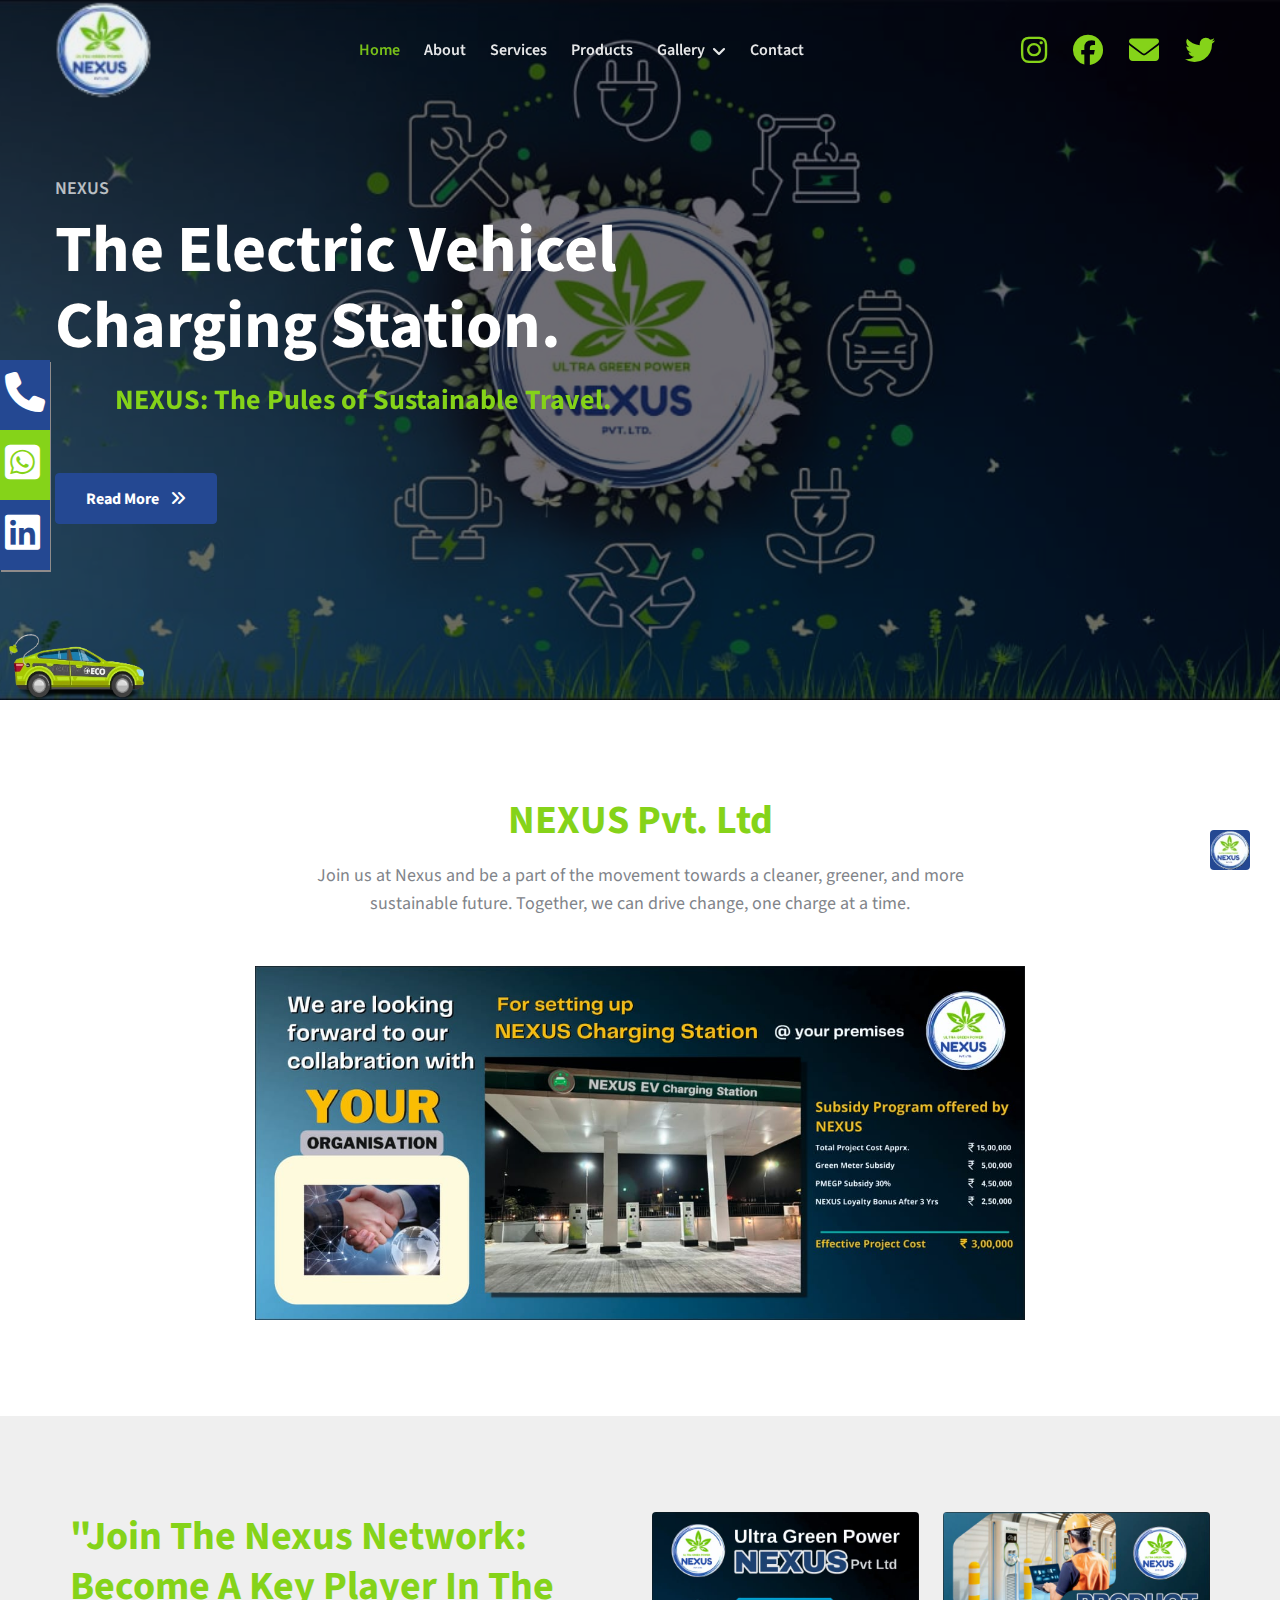
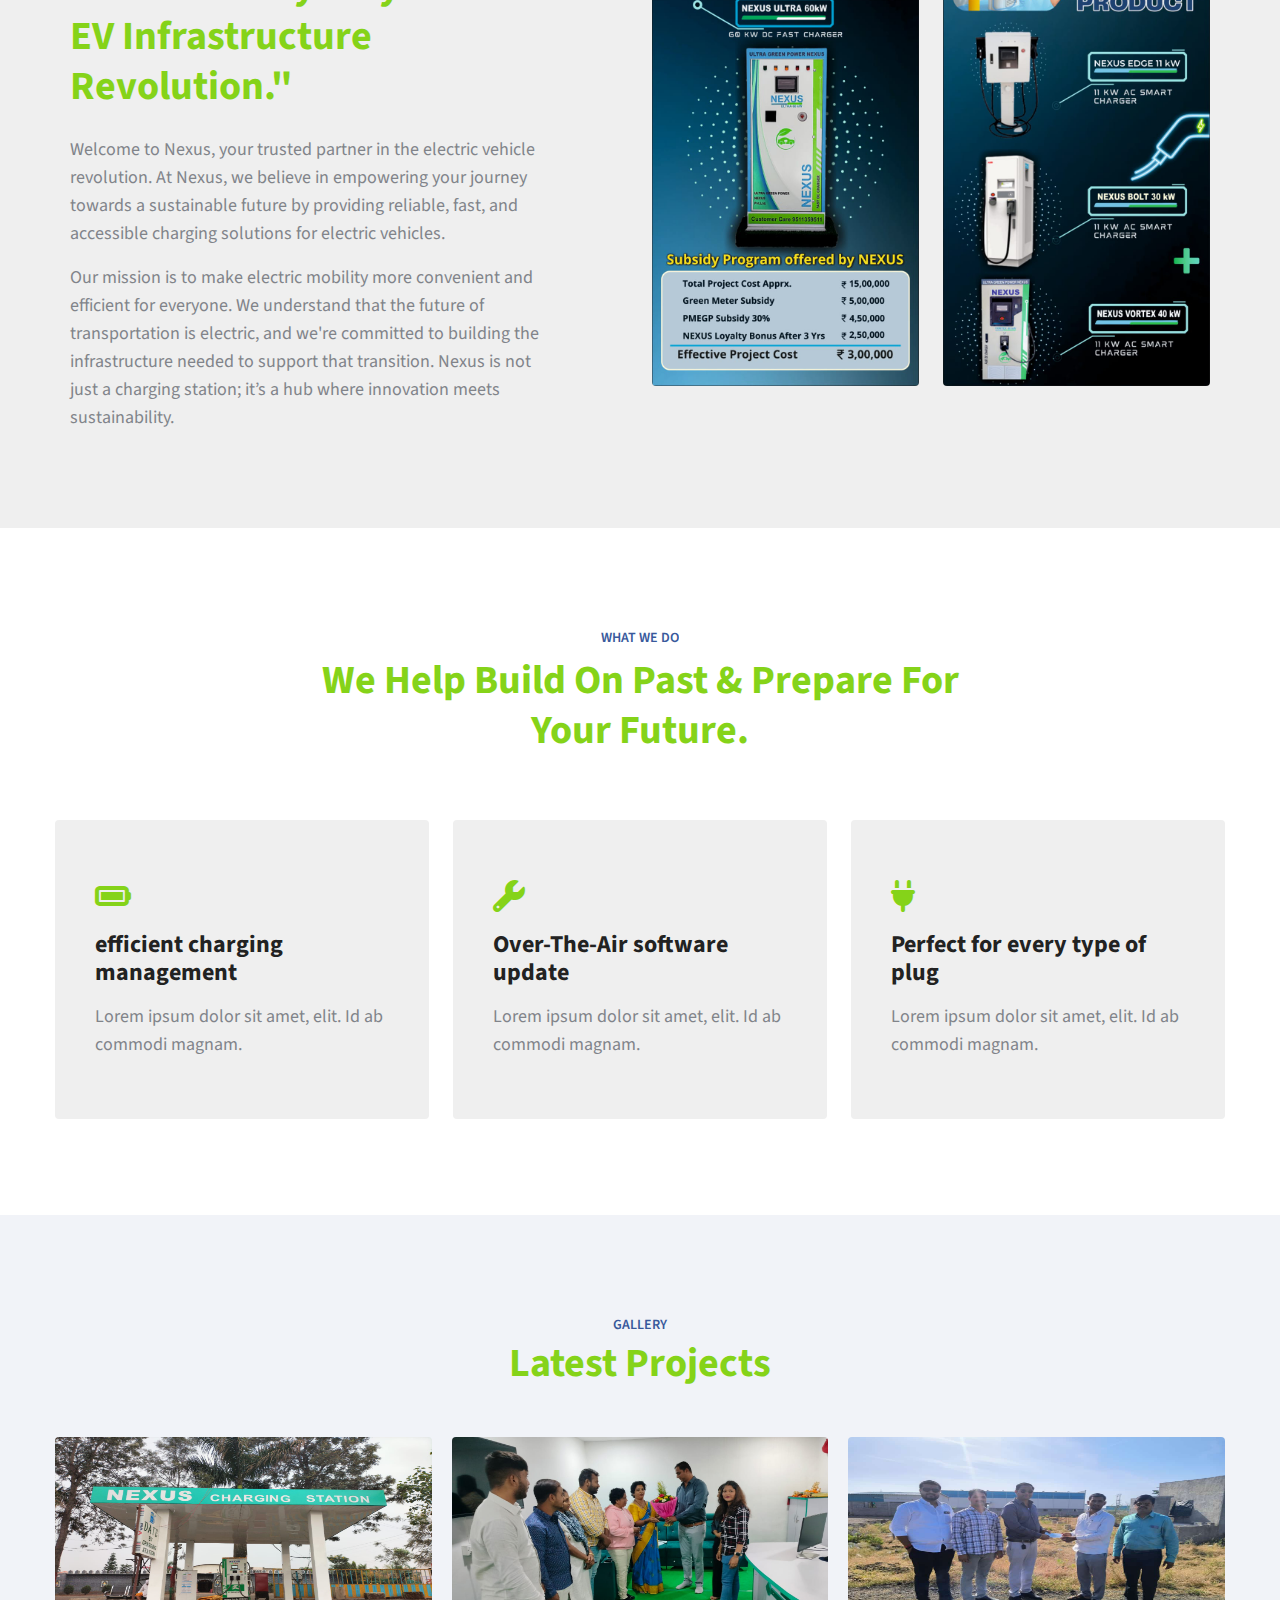
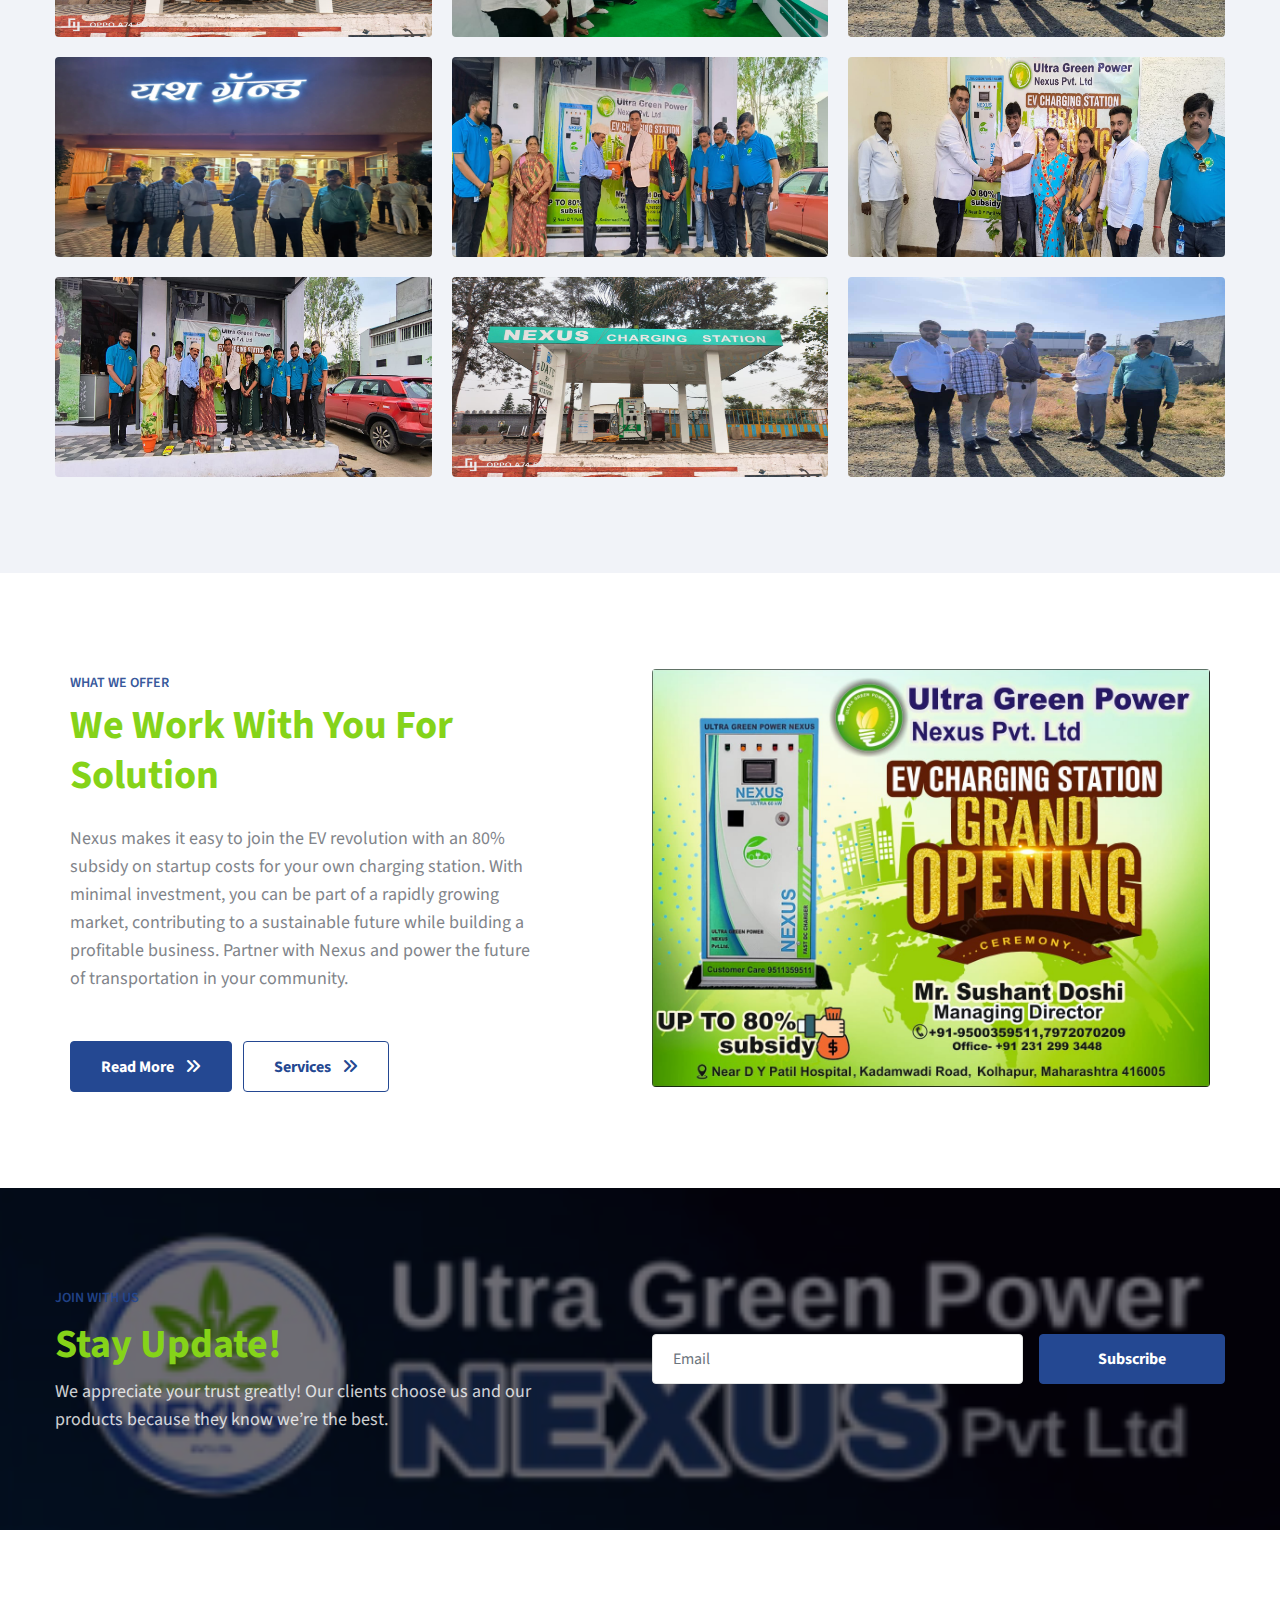
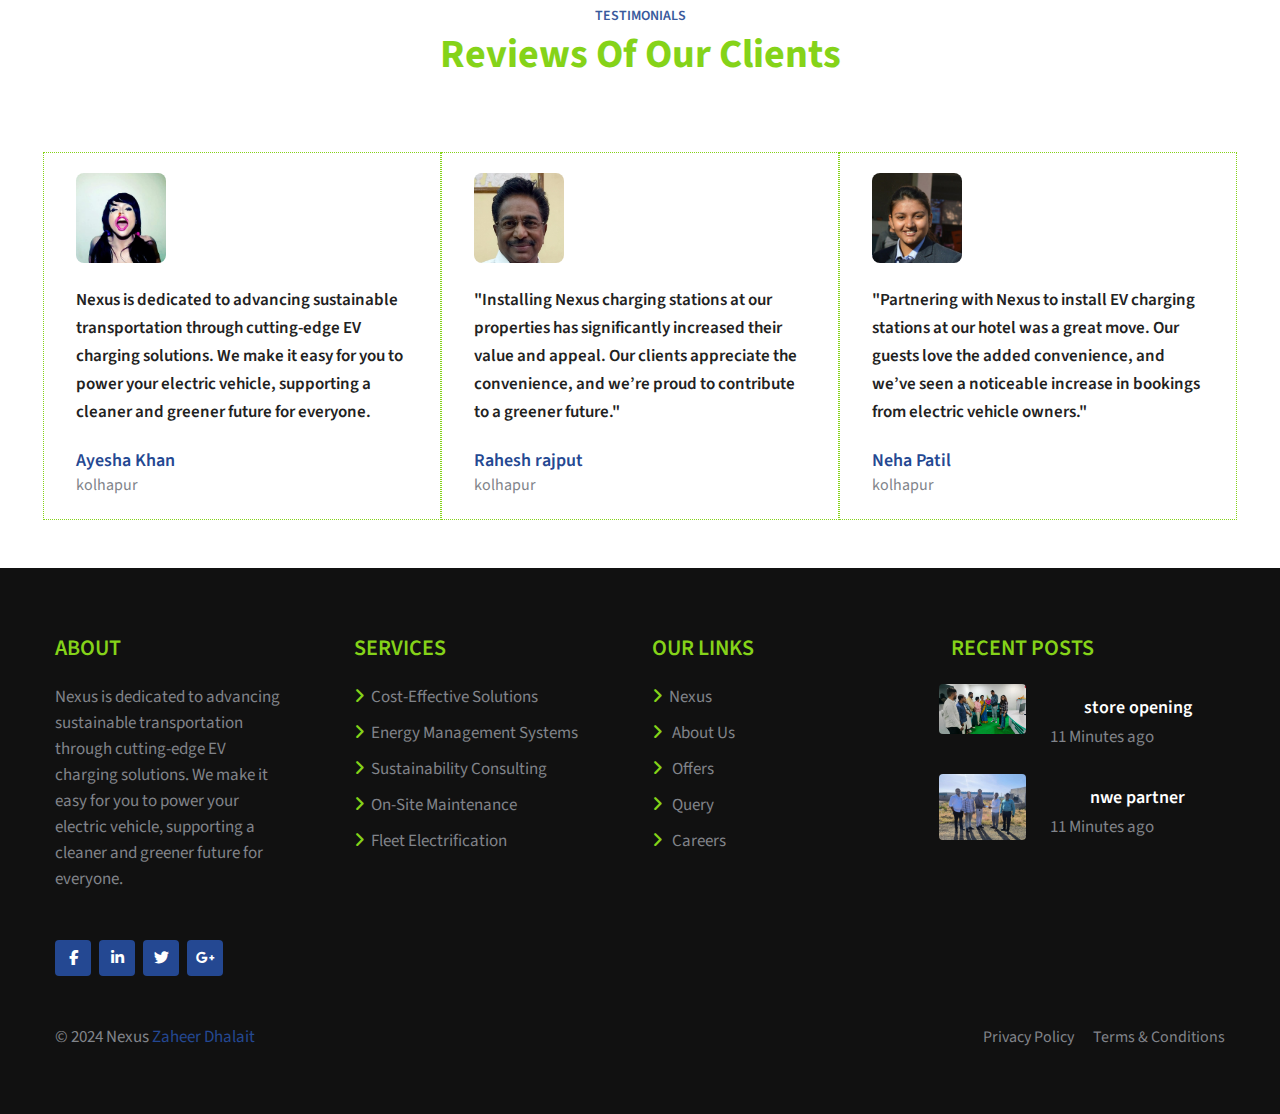
<file: index.html>
<!--
Author: W3layouts
Author URL: http://w3layouts.com
-->
<!doctype html>
<html lang="en">

<head>
    <!-- Required meta tags -->
    <meta charset="utf-8">
    <meta name="viewport" content="width=device-width, initial-scale=1, shrink-to-fit=no">
    <title> NEXUS </title>
    <!-- google fonts -->
    <link href="//fonts.googleapis.com/css2?family=Source+Sans+Pro:ital,wght@0,400;0,600;0,700;1,600&display=swap" rel="stylesheet">
    <!-- Template CSS -->
    <link rel="stylesheet" href="style-starter.css">
    <link rel="icon" href="https://cdnjs.cloudflare.com/ajax/libs/font-awesome/4.7.0/css/font-awesome.css">
  <link rel="stylesheet" href="https://cdnjs.cloudflare.com/ajax/libs/font-awesome/6.6.0/css/all.min.css">
</head>

<body>
    <ul class="ct-socials">
        <li style="background-color: #244892;font-size:40px;padding:5px;">
           <a href="tel:9372778023" target="_blank"><i class="fa fa-phone" style="color:white"></i></a>
       </li>
        <li style="background-color:#85d319;font-size:40px;padding:5px;">
           <a href="https://web.whatsapp.com/" target="_blank"><i class="fa-brands fa-square-whatsapp" style="color: white;"></i></a>
        </li>
        <li style="background-color: #244892;font-size:40px;padding:5px;">
            <a href="https://www.linkedin.com/in/zaheer-dhalait-713415324?utm_source=share&utm_campaign=share_via&utm_content=profile&utm_medium=android_app" target="_blank"><i class="fa-brands fa-linkedin" style="color: white;"></i></a>
        </li>
     </ul>
    <!--/Header-->
    <header id="site-header" class="fixed-top">
        <div class="container">
            <nav class="navbar navbar-expand-lg navbar-light stroke py-lg-0">
                <h1><a class="navbar-brand" href="index.html">
                    <span class="sub-color"><img src="logo.png" alt=""></span>
                </a></h1>
                <button class="navbar-toggler collapsed" type="button" data-bs-toggle="collapse" data-bs-target="#navbarScroll" aria-controls="navbarScroll" aria-expanded="false" aria-label="Toggle navigation">
                    <span class="navbar-toggler-icon fa icon-expand fa-bars"></span>
                    <span class="navbar-toggler-icon fa icon-close fa-times"></span>
                </button>
                <div class="collapse navbar-collapse" id="navbarScroll">
                    <ul class="navbar-nav mx-lg-auto my-2 my-lg-0 navbar-nav-scroll">
                        <li class="nav-item">
                            <a class="nav-link active" aria-current="page" href="index.html">Home</a>
                        </li>
                        <li class="nav-item">
                            <a class="nav-link" href="about.html">About</a>
                        </li>
                        <li class="nav-item">
                            <a class="nav-link" href="services.html">Services</a>
                        </li>
                        <li class="nav-item">
                            <a class="nav-link" href="product.html">Products</a>
                        </li>
                        
                        
                        <li class="nav-item dropdown">
                            <a class="nav-link dropdown-toggle" href="#Pages" id="navbarDropdown" role="button" data-bs-toggle="dropdown" aria-expanded="false">
                                Gallery <span class="fa fa-angle-down ms-1"></span>
                            </a>
                            <ul class="dropdown-menu" aria-labelledby="navbarDropdown">
                                <li><a class="dropdown-item pt-2" href="photos.html">Photos</a></li>
                                <li><a class="dropdown-item" href="video.html">Video</a></li>
                            </ul>
                        </li>
                       
                        <li class="nav-item">
                            <a class="nav-link" href="contact.html">Contact</a>
                        </li>
                    </ul>
                </div>
               <div style="font-size: 30px;" class="test ">
               <a href="https://www.instagram.com/z4h33r._/"><i class="fa-brands fa-instagram" style="margin: 10px;color: #85d319;"></i></a> 
                <a href="https://www.facebook.com/farida.naik.731?mibextid=ZbWKwL"><i class="fa-brands fa-facebook" style="margin: 10px;color:#85d319;"></i></a>
                <a href="zaheerdhalait9@gmail.com"><i class="fa-solid fa-envelope" style="margin: 10px;color:#85d319;"></i></a>
                 <a href="https://x.com/ZaheerDhalait?t=pdHBN4_-LsVoECYdnaoFtw&s=09"><i class="fa-brands fa-twitter" style="margin: 10px;color: #85d319;"></i></a>
               </div>
            </nav>
        </div>
    </header>
    <!--//Header-->
    <!--/Banner-Start-->
    <!-- main-slider -->
    <section class="w3l-main-slider banner-slider" id="home">
        <div class="owl-one owl-carousel owl-theme">
            <div class="item">
                <div class="slider-info banner-view banner-top1">
                    <div class="container">
                        <div class="banner-info header-hero-19">
                            <p class="w3hny-tag">NEXUS</p>
                            <h3 class="title-hero-19">The Electric Vehicel Charging Station.</h3>
                            <marquee behavior="alternate" direction="right"><h3 style="color:#85d319 ;">NEXUS: The Pules of Sustainable Travel.</h3></marquee>
                            <a href="about.html" class="btn btn-style btn-primary mt-sm-5 mt-4">Read More <i class="fas fa-angle-double-right ms-2"></i></a>

                        </div>
                    </div>
                </div>
            </div>
        </div>
        <div class="running-cycle">
            <div></div>
        </div>
     

    </section>
    <!-- //main-slider -->
    <!--/grids-->
    <section class="w3l-grids-3 py-5" id="about">
        <div class="container py-md-5 py-3">
            <div class="bottom-ab-grids align-items-center">
                <div class="w3ab-left-top">
                    <h3 class="title-w3l mb-2" style="color: #85d319;">NEXUS Pvt. Ltd</h3>
                    <p class="my-3 mb-5 px-lg-5">Join us at Nexus and be a part of the movement towards a cleaner, greener, and more sustainable future. Together, we can drive change, one charge at a time.</p>

                    <!-- /home-page-video-popup-->
                    <div class="container">
                        <img src="franchise.jpg" alt="" style="width: 100%;">
                    </div>
                </div>
            </div>
        </div>
    </section>
    <!--//grids-->

    <!--/w3-grids-->
    <section class="w3l-passion-mid-sec home-phny py-5">
        <div class="container py-md-5 py-3">
            <div class="container">
                <div class="row w3l-passion-mid-grids">
                    <div class="col-lg-6 passion-grid-item-info pe-lg-5 mb-lg-0 mb-5">
                        <h3 class="title-w3l mb-4">"Join the Nexus Network: Become a Key Player in the EV Infrastructure Revolution."</h3>
                        <p class="mt-3 pe-lg-5">Welcome to Nexus, your trusted partner in the electric vehicle revolution. At Nexus, we believe in empowering your journey towards a sustainable future by providing reliable, fast, and accessible charging solutions for electric vehicles.</p>
                        <p class="mt-3 pe-lg-5">Our mission is to make electric mobility more convenient and efficient for everyone. We understand that the future of transportation is electric, and we're committed to building the infrastructure needed to support that transition. Nexus is not just a charging station; it’s a hub where innovation meets sustainability.</p>

                    </div>
                    <div class="col-lg-6 w3hny-passion-item">
                        <div class="row">
                            <div class="col-6 passion-grid-item-pic">
                                <img src="product1.jpg" alt="" class="img-fluid radius-image">
                            </div>
                            <div class="col-6 passion-grid-item-pic">
                                <img src="product2.jpg" alt="" class="img-fluid radius-image">
                            </div>

                        </div>
                    </div>
                </div>
            </div>
        </div>
    </section>
    <!--//w3-grids-->
    <!-- features section -->
    <section class="w3l-features py-5" id="work">
        <div class="container py-lg-5 py-md-4 py-2">
            <div class="title-content text-center mb-lg-3 mb-4">
                <h6 class="title-subw3hny mb-1">What We Do</h6>
                <h3 class="title-w3l">We Help Build On Past & Prepare
                    For Your Future.</h3>
            </div>
            <div class="main-cont-wthree-2">
                <div class="row justify-content-center">
                    <div class="col-lg-4 col-md-6 mt-lg-5 mt-4">
                        <div class="grids-1 box-wrap">
                            <div class="icon">
                                <i class="fa fa-battery-full" aria-hidden="true"></i>
                            </div>
                            <h4><a href="#service" class="title-head mb-3">efficient charging management</a></h4>
                            <p class="text-para">Lorem ipsum dolor sit amet, elit. Id ab commodi magnam. </p>
                        </div>
                    </div>
                    <div class="col-lg-4 col-md-6 mt-lg-5 mt-4">
                        <div class="grids-1 box-wrap">
                            <div class="icon">
                                <i class="fa fa-wrench" aria-hidden="true"></i>
                            </div>
                            <h4><a href="#service" class="title-head mb-3">Over-The-Air software update</a></h4>
                            <p class="text-para">Lorem ipsum dolor sit amet, elit. Id ab commodi magnam. </p>
                        </div>
                    </div>
                    <div class="col-lg-4 col-md-6 mt-lg-5 mt-4">
                        <div class="grids-1 box-wrap">
                            <div class="icon">
                                <i class="fa fa-plug" aria-hidden="true"></i>
                            </div>
                            <h4><a href="#service" class="title-head mb-3">Perfect for every type of plug</a></h4>
                            <p class="text-para">Lorem ipsum dolor sit amet, elit. Id ab commodi magnam. </p>
                        </div>
                    </div>
                </div>
            </div>
        </div>
    </section>
    <!--//features section -->
    <!--/Gallery-Section-->
    <section class="w3l-gallery" id="gallery">
        <div class="destionation-innf py-5">
            <div class="container py-lg-5 py-md-4 py-2 HomePageGallery">
                <div class="title-content text-center">
                    <h6 class="title-subw3hny text-center">Gallery</h6>
                    <h3 class="title-w3l mb-5 text-center">Latest Projects</h3>
                </div>
                <!--/grids-grids-->
                <ul class="gallery_agile">
                    <li>
                        <div class="w3_agile_portfolio_grid">
                                <img src="g1.jpg" alt=" " class="img-fluid radius-image" style="width: 100%;height: 200px;">
                        </div>
                    </li>
                    <li>
                        <div class="w3_agile_portfolio_grid">
                                <img src="g2.jpg" alt=" " class="img-fluid radius-image" style="width: 100%;height: 200px;">
                    </li>
                    <li>
                        <div class="w3_agile_portfolio_grid">
                                <img src="g3.jpg" alt=" " class="img-fluid radius-image" style="width: 100%;height: 200px;">
                        </div>

                    </li>
                    <li>
                        <div class="w3_agile_portfolio_grid">
                                <img src="g4.jpg" alt=" " class="img-fluid radius-image" style="width: 100%;height: 200px;">
                        </div>
                    </li>
                    <li>
                        <div class="w3_agile_portfolio_grid">
                                <img src="g5.jpg" alt=" " class="img-fluid radius-image" style="width: 100%;height: 200px;">
                        </div>
                    </li>
                    <li>
                        <div class="w3_agile_portfolio_grid">
                                <img src="g6.jpg" alt=" " class="img-fluid radius-image" style="width: 100%;height: 200px;">
                        </div>

                    </li>
                    <li>
                        <div class="w3_agile_portfolio_grid">
                                <img src="g7.jpg" alt=" " class="img-fluid radius-image" style="width: 100%;height: 200px;">
                        </div>
                    </li>
                    <li>
                        <div class="w3_agile_portfolio_grid">
                                <img src="g1.jpg" alt=" " class="img-fluid radius-image" style="width: 100%;height: 200px;">
                        </div>
                    </li>
                    <li>
                        <div class="w3_agile_portfolio_grid">
                                <img src="g3.jpg" alt=" " class="img-fluid radius-image" style="width: 100%;height: 200px;">
                        </div>
                    </li>
                </ul>
                <!--//rids-grids-->
            </div>
        </div>
    </section>
    <!--//Gallery-Section-->
    <!--/w3-grids-->
    <section class="w3l-passion-mid-sec py-5">
        <div class="container py-md-5 py-3">
            <div class="container">
                <div class="row w3l-passion-mid-grids">
                    <div class="col-lg-6 passion-grid-item-info pe-lg-5 mb-lg-0 mb-5">
                        <h6 class="title-subw3hny mb-1">What We Offer</h6>
                        <h3 class="title-w3l mb-4">We Work With You For Solution</h3>
                        <p class="mt-3 pe-lg-5">Nexus makes it easy to join the EV revolution with an 80% subsidy on startup costs for your own charging station. With minimal investment, you can be part of a rapidly growing market, contributing to a sustainable future while building a profitable business. Partner with Nexus and power the future of transportation in your community.</p>
                        <div class="w3banner-content-btns">
                            <a href="about.html" class="btn btn-style btn-primary mt-lg-5 mt-4 me-2">Read More <i class="fas fa-angle-double-right ms-2"></i></a>
                            <a href="contact.html" class="btn btn-style btn-outline-dark mt-lg-5 mt-4">Services <i class="fas fa-angle-double-right ms-2"></i></a>
                        </div>
                    </div>
                    <div class="col-lg-6 passion-grid-item-info">
                        <img src="subsidy.jpg" alt="" class="img-fluid radius-image">
                    </div>
                </div>

            </div>
        </div>
    </section>
    <!--//w3-grids-->

    <!--/w3l-subscribe-content-->
    <section class="w3l-join-main py-5">
        <div class="container py-md-5">
            <div class="w3l-project-in">
                <div class="row">
                    <div class="col-lg-6">
                        <div class="bottom-info">
                            <div class="header-section pe-lg-5">
                                <h5 class="title-subw3hny mb-2">Join With Us</h5>
                                <h3 class="title-w3l two mb-2">Stay Update!
                                </h3>
                                <p>We appreciate your trust greatly! Our clients choose us and our products because they know we’re the best.</p>
                            </div>
                        </div>
                    </div>
                    <div class="col-lg-6 w3l-subscribe-content align-self mt-lg-0 mt-5">
                        <form action="https://formspree.io/f/xeojreow" method="post" class="subscribe-wthree">
                            <div class="flex-wrap subscribe-wthree-field">
                                <input class="form-control" type="email" placeholder="Email" name="email" required="">
                                <button class="btn btn-style btn-primary" type="submit">Subscribe</button>
                            </div>
                        </form>
                    </div>
                </div>
            </div>
        </div>
    </section>
    <!--//w3l-subscribe-content-->
    <!--/testimonials-->
    <section class="w3l-testimonials" id="testimonials">
        <!-- /grids -->
        <div class="cusrtomer-layout py-5">
            <div class="container py-lg-4 py-md-3 py-2 pb-lg-0">

                <div class="title-content text-center">
                    <h6 class="title-subw3hny">Testimonials</h6>
                    <h3 class="title-w3l mb-5">Reviews of
                        our Clients</h3>
                </div>
                <!-- /grids -->
                <div class="testimonial-width pt-lg-4">
                    <div class="row justify-content-center">
                        <div class="item col-lg-4 col-md-6" style="border:1px dotted #85d319;">
                            <div class="testimonial-content">
                                <div class="testimonial">
                                    <div class="test-img"><img src="review1.jpg" class="img-fluid" alt="client-img">
                                    </div>
                                    <blockquote>
                                        <i class="fas fa-quote-right"></i>
                                        <q>Nexus is dedicated to advancing sustainable transportation through cutting-edge EV charging solutions. We make it easy for you to power your electric vehicle, supporting a cleaner and greener future for everyone.</q>
                                    </blockquote>
                                    <div class="testi-des">
                                        <div class="peopl align-self">
                                            <h3>Ayesha Khan</h3>
                                            <p class="indentity">kolhapur</p>
                                        </div>
                                    </div>
                                </div>
                            </div>
                        </div>
                        <div class="item col-lg-4 col-md-6" style="border:1px dotted #85d319;">
                            <div class="testimonial-content">
                                <div class="testimonial">
                                    <div class="test-img"><img src="review2.jpg" class="img-fluid" alt="client-img">
                                    </div>
                                    <blockquote>
                                        <i class="fas fa-quote-right"></i>
                                        <q>"Installing Nexus charging stations at our properties has significantly increased their value and appeal. Our clients appreciate the convenience, and we’re proud to contribute to a greener future."</q>
                                    </blockquote>
                                    <div class="testi-des">
                                        <div class="peopl align-self">
                                            <h3>Rahesh rajput</h3>
                                            <p class="indentity">kolhapur</p>
                                        </div>
                                    </div>
                                </div>
                            </div>
                        </div>
                        <div class="item col-lg-4 col-md-6" style="border:1px dotted #85d319;">
                            <div class="testimonial-content">
                                <div class="testimonial">
                                    <div class="test-img"><img src="review3.jpeg" class="img-fluid" alt="client-img">
                                    </div>
                                    <blockquote>
                                        <i class="fas fa-quote-right"></i>
                                        <q>"Partnering with Nexus to install EV charging stations at our hotel was a great move. Our guests love the added convenience, and we’ve seen a noticeable increase in bookings from electric vehicle owners."</q>
                                    </blockquote>
                                    <div class="testi-des">
                                        <div class="peopl align-self">
                                            <h3>Neha Patil</h3>
                                            <p class="indentity">kolhapur</p>
                                        </div>
                                    </div>
                                </div>
                            </div>
                        </div>
                    </div>
                </div>
            </div>
            <!-- /grids -->
        </div>
        <!-- //grids -->
    </section>
    <!--//testimonials-->
    <!--/footer-9-->
    <footer class="w3l-footer9">
        <section class="footer-inner-main py-5">
            <div class="container py-md-3">
                <div class="right-side">
                    <div class="row footer-hny-grids sub-columns">
                        <div class="col-lg-3 sub-one-left">
                            <h6>About </h6>
                            <p class="footer-phny pe-lg-5">Nexus is dedicated to advancing sustainable transportation through cutting-edge EV charging solutions. We make it easy for you to power your electric vehicle, supporting a cleaner and greener future for everyone.</p>
                            <div class="columns-2 mt-lg-5 mt-4">
                                <ul class="social">
                                    <li><a href="#facebook"><span class="fab fa-facebook-f"></span></a>
                                    </li>
                                    <li><a href="#linkedin"><span class="fab fa-linkedin-in"></span></a>
                                    </li>
                                    <li><a href="#twitter"><span class="fab fa-twitter"></span></a>
                                    </li>
                                    <li><a href="#google"><span class="fab fa-google-plus-g"></span></a>
                                    </li>

                                </ul>
                            </div>
                        </div>
                        <div class="col-lg-3 sub-two-right">
                            <h6>Services</h6>
                            <ul>
                                <li><a href="#processing"><i class="fas fa-angle-right"></i>Cost-Effective Solutions</a>
                                </li>
                                <li><a href="#research"><i class="fas fa-angle-right"></i>Energy Management Systems</a>
                                </li>
                                <li><a href="#metal"><i class="fas fa-angle-right"></i>Sustainability Consulting</a>
                                </li>
                                <li><a href="#gas"><i class="fas fa-angle-right"></i>On-Site Maintenance</a>
                                </li>
                                <li><a href="#work"><i class="fas fa-angle-right"></i>Fleet Electrification</a></li>


                            </ul>
                        </div>
                        <div class="col-lg-3 sub-two-right">
                            <h6>Our Links</h6>
                            <ul>

                                <li><a href="index.html"><i class="fas fa-angle-right"></i>Nexus</a>
                                </li>
                                <li><a href="about.html"><i class="fas fa-angle-right"></i> About Us
                                    </a>
                                </li>
                                <li><a href="services.html"><i class="fas fa-angle-right"></i> Offers
                                    </a></li>
                                <li><a href="contact.html"><i class="fas fa-angle-right"></i> Query
                                    </a></li>
                                <li><a href="#career"><i class="fas fa-angle-right"></i> Careers</a></li>

                            </ul>
                        </div>
                        <div class="col-lg-3 sub-one-left">
                            <h6>Recent Posts </h6>
                            <div class="row fposts-grid-inner mb-4">
                                <div class="col-4 fposts-grid-left ps-0">
                                    <a href="blog-single.html">
                                        <img src="g2.jpg" alt=" " class="img-fluid radius-image">
                                    </a>
                                </div>
                                <div class="col-8 fposts-grid-right">
                                    <h4>
                                        <a href="#home" class="text-bl text-left">store opening</a>
                                    </h4>
                                    <p class="time"> 11 Minutes ago</p>
                                </div>
                            </div>
                            <div class="row fposts-grid-inner mb-4">
                                <div class="col-4 fposts-grid-left ps-0">
                                    <a href="blog-single.html">
                                        <img src="g3.jpg" alt=" " class="img-fluid radius-image">
                                    </a>
                                </div>
                                <div class="col-8 fposts-grid-right">
                                    <h4>
                                        <a href="#home" class="text-bl text-left">nwe partner</a>
                                    </h4>
                                    <p class="time"> 11 Minutes ago</p>
                                </div>
                            </div>

                        </div>
                    </div>
                </div>
                <div class="below-section mt-5">
                    <div class="copyright-footer">
                        <div class="columns text-left">
                            <p>© 2024 Nexus <a href="" target="_blank">
                                    Zaheer Dhalait</a></p>
                        </div>
                        <ul class="footer-w3list text-right">
                            <li><a href="#url">Privacy Policy</a>
                            </li>
                            <li><a href="#url">Terms &amp; Conditions</a>
                            </li>
                        </ul>
                    </div>

                </div>
            </div>
        </section>

        <!-- Js scripts -->
        <!-- move top -->
        <button onclick="topFunction()" id="movetop" title="Go to top">
            <img src="logo.png" alt="" style="width: 100%;">
        </button>
        <script>
            // When the user scrolls down 20px from the top of the document, show the button
            window.onscroll = function() {
                scrollFunction()
            };

            function scrollFunction() {
                if (document.body.scrollTop > 20 || document.documentElement.scrollTop > 20) {
                    document.getElementById("movetop").style.display = "block";
                } else {
                    document.getElementById("movetop").style.display = "none";
                }
            }

            // When the user clicks on the button, scroll to the top of the document
            function topFunction() {
                document.body.scrollTop = 0;
                document.documentElement.scrollTop = 0;
            }

        </script>
        <!-- //move top -->
    </footer>
    <!--//footer-9 -->

    <!-- Template JavaScript -->
    <script src="jquery-3.3.1.min.js"></script>
    <script src="theme-change.js"></script>
    <!--/search-->
    <script src="modernizr.custom.js"></script>
    <script src="classie.js"></script>
    <script src="demo1.js"></script>
    <!--//search-->
    <!-- MENU-JS -->
    <script>
        $(window).on("scroll", function() {
            var scroll = $(window).scrollTop();

            if (scroll >= 80) {
                $("#site-header").addClass("nav-fixed");
            } else {
                $("#site-header").removeClass("nav-fixed");
            }
        });

        //Main navigation Active Class Add Remove
        $(".navbar-toggler").on("click", function() {
            $("header").toggleClass("active");
        });
        $(document).on("ready", function() {
            if ($(window).width() > 991) {
                $("header").removeClass("active");
            }
            $(window).on("resize", function() {
                if ($(window).width() > 991) {
                    $("header").removeClass("active");
                }
            });
        });

    </script>
    <!-- //MENU-JS -->

    <!-- disable body scroll which navbar is in active -->
    <script>
        $(function() {
            $('.navbar-toggler').click(function() {
                $('body').toggleClass('noscroll');
            })
        });

    </script>
    <!-- //disable body scroll which navbar is in active -->
    <!-- //bootstrap -->
    <script src="bootstrap.min.js"></script>

</body>

</html>
</file>
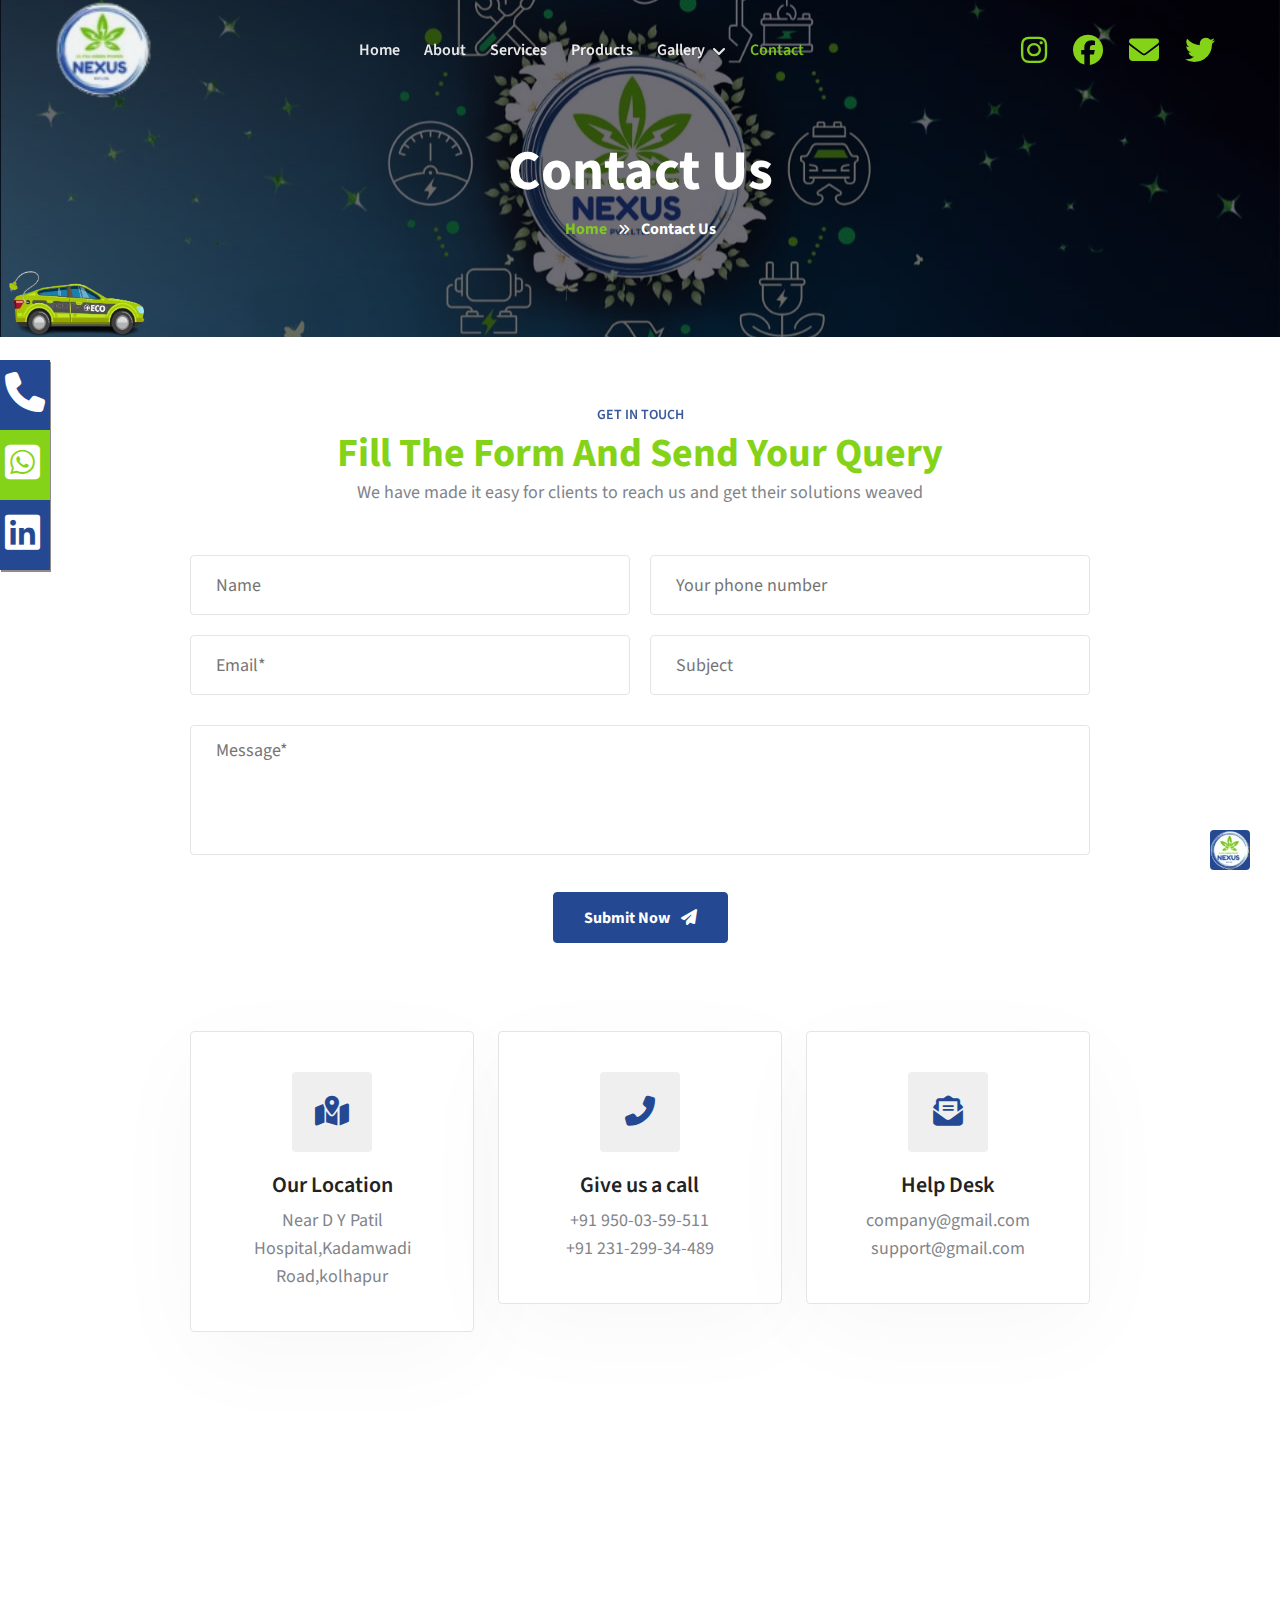
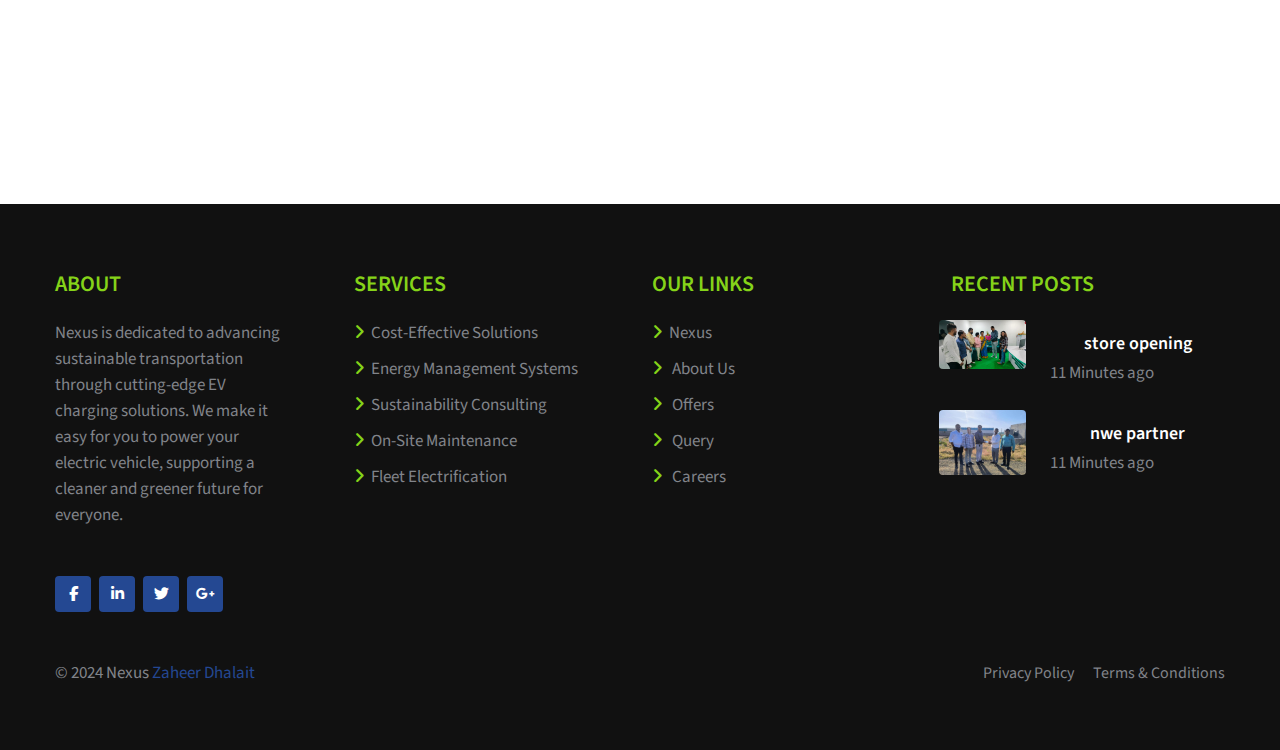
<file: contact.html>
<!--
Author: W3layouts
Author URL: http://w3layouts.com
-->
<!doctype html>
<html lang="en">

<head>
    <!-- Required meta tags -->
    <meta charset="utf-8">
    <meta name="viewport" content="width=device-width, initial-scale=1, shrink-to-fit=no">
    <title>NEXUS</title>
    <!-- google fonts -->
    <link href="//fonts.googleapis.com/css2?family=Source+Sans+Pro:ital,wght@0,400;0,600;0,700;1,600&display=swap"
        rel="stylesheet">
    <!-- Template CSS -->
    <link rel="stylesheet" href="style-starter.css">
    <link rel="stylesheet" href="https://cdnjs.cloudflare.com/ajax/libs/font-awesome/6.6.0/css/all.min.css">
</head>

<body>
    <ul class="ct-socials">
        <li style="background-color: #244892;font-size:40px;padding:5px;">
           <a href="tel:7057472244" target="_blank"><i class="fa fa-phone" style="color:white"></i></a>
       </li>
        <li style="background-color:#85d319;font-size:40px;padding:5px;">
           <a href="https://web.whatsapp.com/" target="_blank"><i class="fa-brands fa-square-whatsapp" style="color: white;"></i></a>
        </li>
        <li style="background-color: #244892;font-size:40px;padding:5px;">
            <a href="tel:7057472244" target="_blank"><i class="fa-brands fa-linkedin" style="color: white;"></i></a>
        </li>
     </ul>
    <!--/Header-->
    <header id="site-header" class="fixed-top">
        <div class="container">
            <nav class="navbar navbar-expand-lg navbar-light stroke py-lg-0">
                <h1><a class="navbar-brand" href="index.html">
                        <img src="logo.png" alt="">
                    </a></h1>
                <button class="navbar-toggler collapsed" type="button" data-bs-toggle="collapse"
                    data-bs-target="#navbarScroll" aria-controls="navbarScroll" aria-expanded="false"
                    aria-label="Toggle navigation">
                    <span class="navbar-toggler-icon fa icon-expand fa-bars"></span>
                    <span class="navbar-toggler-icon fa icon-close fa-times"></span>
                </button>
                <div class="collapse navbar-collapse" id="navbarScroll">
                    <ul class="navbar-nav mx-lg-auto my-2 my-lg-0 navbar-nav-scroll">
                        <li class="nav-item">
                            <a class="nav-link" aria-current="page" href="index.html">Home</a>
                        </li>
                        <li class="nav-item">
                            <a class="nav-link" href="about.html">About</a>
                        </li>
                        <li class="nav-item">
                            <a class="nav-link" href="services.html">Services</a>
                        </li>
                        <li class="nav-item">
                            <a class="nav-link" href="product.html">Products</a>
                        </li>
                        
                        <li class="nav-item dropdown">
                            <a class="nav-link dropdown-toggle" href="#Pages" id="navbarDropdown" role="button" data-bs-toggle="dropdown" aria-expanded="false">
                                Gallery <span class="fa fa-angle-down ms-1"></span>
                            </a>
                            <ul class="dropdown-menu" aria-labelledby="navbarDropdown">
                                <li><a class="dropdown-item pt-2" href="photos.html">Photos</a></li>
                                <li><a class="dropdown-item" href="video.html">Video</a></li>
                            </ul>
                        </li>

                        <li class="nav-item">
                            <a class="nav-link active" href="contact.html">Contact</a>
                        </li>
                    </ul>
                </div>
                <div style="font-size: 30px;" class="test ">
                    <a href="https://www.instagram.com/z4h33r._/"><i class="fa-brands fa-instagram" style="margin: 10px;color: #85d319;"></i></a> 
                     <a href="https://www.facebook.com/farida.naik.731?mibextid=ZbWKwL"><i class="fa-brands fa-facebook" style="margin: 10px;color:#85d319;"></i></a>
                     <a href="zaheerdhalait9@gmail.com"><i class="fa-solid fa-envelope" style="margin: 10px;color:#85d319;"></i></a>
                      <a href="https://x.com/ZaheerDhalait?t=pdHBN4_-LsVoECYdnaoFtw&s=09"><i class="fa-brands fa-twitter" style="margin: 10px;color: #85d319;"></i></a>
                    </div>
            </nav>
        </div>
    </header>
    <!--//Header-->
    <!--/inner-page-->
    <div class="inner-banner py-5">
        <section class="w3l-breadcrumb text-left py-sm-5 ">
            <div class="container">
                <div class="w3breadcrumb-gids">
                    <div class="w3breadcrumb-left text-left">
                        <h2 class="inner-w3-title mt-sm-5 mt-4">
                            Contact Us </h2>
                    </div>
                    <div class="w3breadcrumb-right">
                        <ul class="breadcrumbs-custom-path">
                            <li><a href="index.html">Home</a></li>
                            <li class="active"><span class="fas fa-angle-double-right mx-2"></span> Contact Us</li>
                        </ul>
                    </div>
                </div>
            </div>
            <div class="running-cycle">
                <div></div>
            </div>

        </section>
    </div>
    <!--//inner-page-->
    <!-- contact-form -->
    <section class="w3l-contact-main" id="contact">
        <div class="contact-infhny py-5 pb-0">
            <div class="container py-lg-3 pb-0">
                <div class="top-map">
                    <div class="map-content-9">
                        <form action="https://formspree.io/f/xeojreow" method="post">
                            <div class="form-top1">
                                <div class="w3header-section text-center">
                                    <h6 class="title-subw3hny">Get In Touch </h6>
                                    <h3 class="title-w3l mb-0">
                                        Fill the form and send your query</h3>
                                    <p class="mb-lg-5 mb-4 text-center">We have made it easy for clients to reach us and
                                        get
                                        their solutions
                                        weaved</p>
                                </div>

                                <div class="form-top">
                                    <div class="form-top-left">
                                        <input type="text" name="w3lName" id="w3lName" placeholder="Name" required="">
                                        <input type="number" name="w3lPhone" placeholder="Your phone number"
                                            required="">
                                        <input type="email" name="w3lSender" id="w3lSender" placeholder="Email*"
                                            required="">
                                        <input type="text" name="w3lSubject" id="w3lName" placeholder="Subject"
                                            required="">
                                    </div>
                                    <div class="form-top-righ">
                                        <textarea name="w3lMessage" id="w3lMessage" placeholder="Message*"
                                            required=""></textarea>
                                    </div>
                                </div>
                                <div class="text-lg-right text-center">
                                    <button type="submit" class="btn btn-style btn-primary">Submit Now <i
                                            class="fas fa-paper-plane ms-2"></i></button>
                                </div>
                            </div>
                        </form>
                    </div>
                </div>
            </div>
        </div>
    </section>
    <!-- //contact-form -->
    <!-- contact-form -->
    <section class="w3l-contact-main py-5" id="contact2">
        <div class="container py-md-4 py-3">
            <div class="w3l-contact-info top-map">
                <div class="row contact-infos justify-content-center">
                    <div class="col-lg-4 col-md-6">
                        <div class="single-contact-infos">
                            <div class="icon-box"> <span class="fas fa-map-marked-alt"></span></div>
                            <div class="text-box">
                                <h3 class="mb-2">Our Location</h3>
                                <p>Near D Y Patil Hospital,Kadamwadi Road,kolhapur</p>
                            </div>
                        </div>
                    </div>
                    <div class="col-lg-4 col-md-6 mt-md-0 mt-4">
                        <div class="single-contact-infos">
                            <div class="icon-box"> <span class="fas fa-phone-alt"></span></div>
                            <div class="text-box">
                                <h3 class="mb-2">Give us a call</h3>
                                <p><a href="tel:+12 404-11-22-89">+91 950-03-59-511</a></p>
                                <p><a href="tel:+12 404-11-22-99">+91 231-299-34-489</a></p>
                            </div>
                        </div>
                    </div>
                    <div class="col-lg-4 col-md-6 mt-lg-0 mt-4">
                        <div class="single-contact-infos">
                            <div class="icon-box"> <span class="fas fa-envelope-open-text"></span></div>
                            <div class="text-box">
                                <h3 class="mb-2">Help Desk</h3>
                                <p> <a href="mailto:company@gmail.com">company@gmail.com</a></p>
                                <p> <a href="mailto:support@gmail.com">support@gmail.com</a></p>
                            </div>
                        </div>
                    </div>
                </div>
            </div>
        </div>
    </section>

    <!-- contact map -->
    <section class="w3l-contact-main" id="contact">
        <div class="map">
            <iframe
                src="https://www.google.com/maps/embed?pb=!1m18!1m12!1m3!1d387193.3059445135!2d-74.25986613799748!3d40.69714941774136!2m3!1f0!2f0!3f0!3m2!1i1024!2i768!4f13.1!4m3!3e3!4m0!4m0!5e0!3m2!1sen!2sin!4v1570181661801!5m2!1sen!2sin"
                allowfullscreen=""></iframe>
        </div>
    </section>
    <!-- //contact map -->
    <!--/footer-9-->
    <footer class="w3l-footer9">
        <section class="footer-inner-main py-5">
            <div class="container py-md-3">
                <div class="right-side">
                    <div class="row footer-hny-grids sub-columns">
                        <div class="col-lg-3 sub-one-left">
                            <h6>About </h6>
                            <p class="footer-phny pe-lg-5">Nexus is dedicated to advancing sustainable transportation
                                through cutting-edge EV charging solutions. We make it easy for you to power your
                                electric vehicle, supporting a cleaner and greener future for everyone.</p>
                            <div class="columns-2 mt-lg-5 mt-4">
                                <ul class="social">
                                    <li><a href="#facebook"><span class="fab fa-facebook-f"></span></a>
                                    </li>
                                    <li><a href="#linkedin"><span class="fab fa-linkedin-in"></span></a>
                                    </li>
                                    <li><a href="#twitter"><span class="fab fa-twitter"></span></a>
                                    </li>
                                    <li><a href="#google"><span class="fab fa-google-plus-g"></span></a>
                                    </li>

                                </ul>
                            </div>
                        </div>
                        <div class="col-lg-3 sub-two-right">
                            <h6>Services</h6>
                            <ul>
                                <li><a href="#processing"><i class="fas fa-angle-right"></i>Cost-Effective Solutions</a>
                                </li>
                                <li><a href="#research"><i class="fas fa-angle-right"></i>Energy Management Systems</a>
                                </li>
                                <li><a href="#metal"><i class="fas fa-angle-right"></i>Sustainability Consulting</a>
                                </li>
                                <li><a href="#gas"><i class="fas fa-angle-right"></i>On-Site Maintenance</a>
                                </li>
                                <li><a href="#work"><i class="fas fa-angle-right"></i>Fleet Electrification</a></li>


                            </ul>
                        </div>
                        <div class="col-lg-3 sub-two-right">
                            <h6>Our Links</h6>
                            <ul>

                                <li><a href="index.html"><i class="fas fa-angle-right"></i>Nexus</a>
                                </li>
                                <li><a href="about.html"><i class="fas fa-angle-right"></i> About Us
                                    </a>
                                </li>
                                <li><a href="services.html"><i class="fas fa-angle-right"></i> Offers
                                    </a></li>
                                <li><a href="contact.html"><i class="fas fa-angle-right"></i> Query
                                    </a></li>
                                <li><a href="#career"><i class="fas fa-angle-right"></i> Careers</a></li>

                            </ul>
                        </div>
                        <div class="col-lg-3 sub-one-left">
                            <h6>Recent Posts </h6>
                            <div class="row fposts-grid-inner mb-4">
                                <div class="col-4 fposts-grid-left ps-0">
                                    <a href="blog-single.html">
                                        <img src="g2.jpg" alt=" " class="img-fluid radius-image">
                                    </a>
                                </div>
                                <div class="col-8 fposts-grid-right">
                                    <h4>
                                        <a href="#home" class="text-bl text-left">store opening</a>
                                    </h4>
                                    <p class="time"> 11 Minutes ago</p>
                                </div>
                            </div>
                            <div class="row fposts-grid-inner mb-4">
                                <div class="col-4 fposts-grid-left ps-0">
                                    <a href="blog-single.html">
                                        <img src="g3.jpg" alt=" " class="img-fluid radius-image">
                                    </a>
                                </div>
                                <div class="col-8 fposts-grid-right">
                                    <h4>
                                        <a href="#home" class="text-bl text-left">nwe partner</a>
                                    </h4>
                                    <p class="time"> 11 Minutes ago</p>
                                </div>
                            </div>

                        </div>
                    </div>
                </div>
                <div class="below-section mt-5">
                    <div class="copyright-footer">
                        <div class="columns text-left">
                            <p>© 2024 Nexus<a href=""
                                    target="_blank">
                                    Zaheer Dhalait</a></p>
                        </div>
                        <ul class="footer-w3list text-right">
                            <li><a href="#url">Privacy Policy</a>
                            </li>
                            <li><a href="#url">Terms &amp; Conditions</a>
                            </li>
                        </ul>
                    </div>

                </div>
            </div>
        </section>


        <!-- Js scripts -->
        <!-- move top -->
        <button onclick="topFunction()" id="movetop" title="Go to top">
            <img src="logo.png" alt="" style="width: 100%;">
        </button>
        <script>
            // When the user scrolls down 20px from the top of the document, show the button
            window.onscroll = function () {
                scrollFunction()
            };

            function scrollFunction() {
                if (document.body.scrollTop > 20 || document.documentElement.scrollTop > 20) {
                    document.getElementById("movetop").style.display = "block";
                } else {
                    document.getElementById("movetop").style.display = "none";
                }
            }

            // When the user clicks on the button, scroll to the top of the document
            function topFunction() {
                document.body.scrollTop = 0;
                document.documentElement.scrollTop = 0;
            }

        </script>
        <!-- //move top -->
    </footer>
    <!--//footer-9 -->
    <!-- Template JavaScript -->
    <script src="jquery-3.3.1.min.js"></script>
    <script src="theme-change.js"></script>
    <!--/search-->
    <script src="modernizr.custom.js"></script>
    <script src="classie.js"></script>
    <script src="demo1.js"></script>
    <!--//search-->
    <!-- MENU-JS -->
    <script>
        $(window).on("scroll", function () {
            var scroll = $(window).scrollTop();

            if (scroll >= 80) {
                $("#site-header").addClass("nav-fixed");
            } else {
                $("#site-header").removeClass("nav-fixed");
            }
        });

        //Main navigation Active Class Add Remove
        $(".navbar-toggler").on("click", function () {
            $("header").toggleClass("active");
        });
        $(document).on("ready", function () {
            if ($(window).width() > 991) {
                $("header").removeClass("active");
            }
            $(window).on("resize", function () {
                if ($(window).width() > 991) {
                    $("header").removeClass("active");
                }
            });
        });

    </script>
    <!-- //MENU-JS -->

    <!-- disable body scroll which navbar is in active -->
    <script>
        $(function () {
            $('.navbar-toggler').click(function () {
                $('body').toggleClass('noscroll');
            })
        });

    </script>
    <!-- //disable body scroll which navbar is in active -->
    <!-- //bootstrap -->
    <script src="bootstrap.min.js"></script>

</body>

</html>
</file>
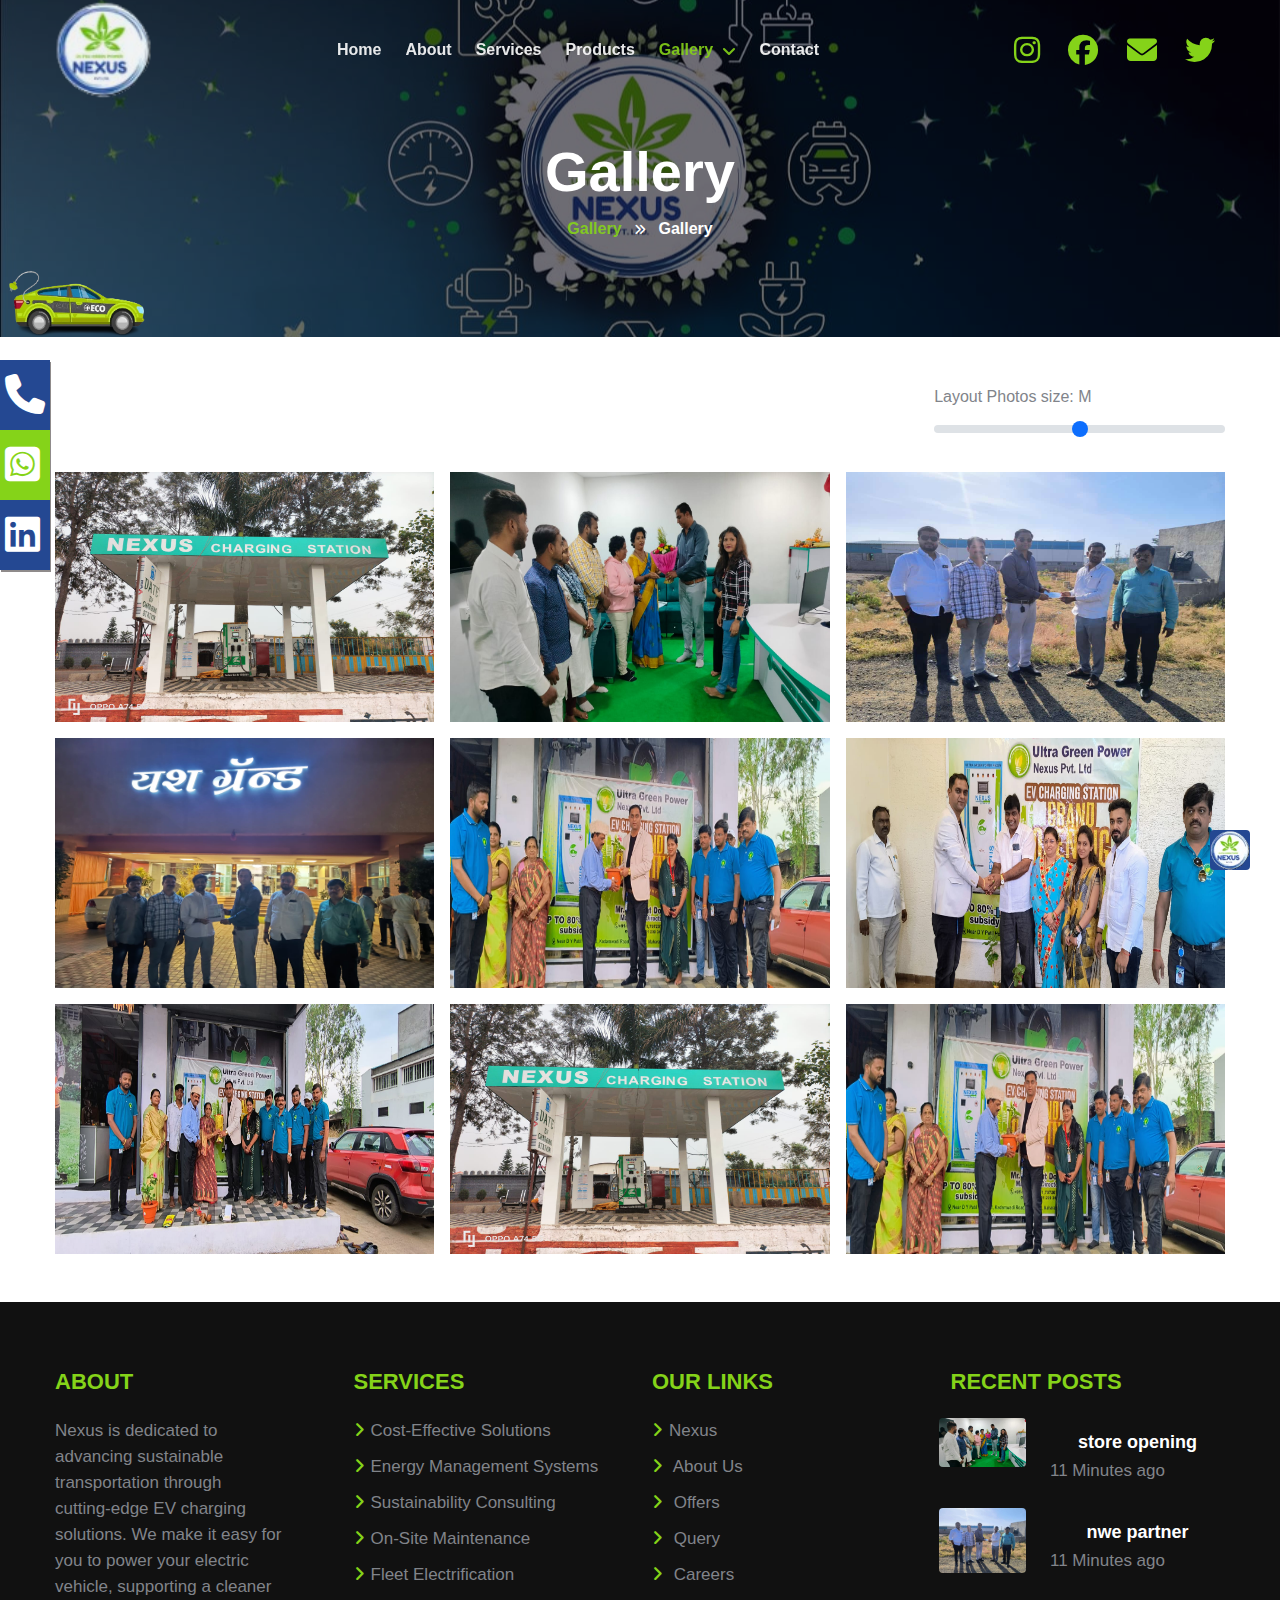
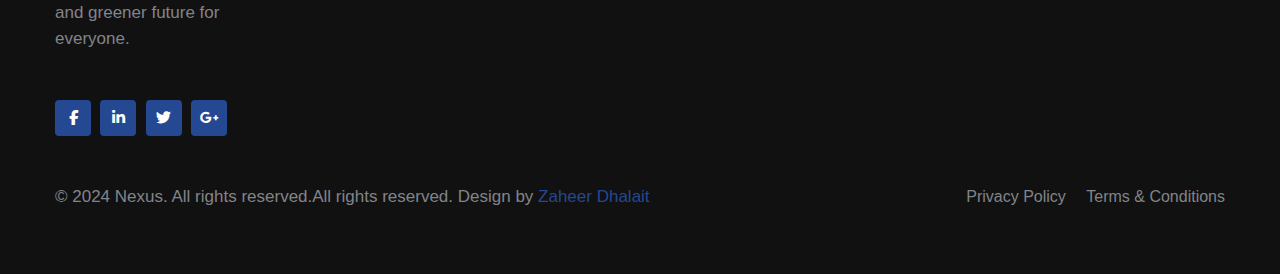
<file: photos.html>
<!DOCTYPE html>
<html lang="en">
<head>
    <meta charset="UTF-8">
    <meta name="viewport" content="width=device-width, initial-scale=1.0">
    <title>Nexus</title>
    <link rel="stylesheet" href="style-starter.css">
    <link rel="stylesheet" href="https://cdnjs.cloudflare.com/ajax/libs/font-awesome/6.6.0/css/all.min.css">
    <link rel="stylesheet" href="https://cdnjs.cloudflare.com/ajax/libs/font-awesome/6.6.0/css/all.min.css">
</head>
<body>
    <ul class="ct-socials">
        <li style="background-color: #244892;font-size:40px;padding:5px;">
           <a href="tel:7057472244" target="_blank"><i class="fa fa-phone" style="color:white"></i></a>
       </li>
        <li style="background-color:#85d319;font-size:40px;padding:5px;">
           <a href="https://web.whatsapp.com/" target="_blank"><i class="fa-brands fa-square-whatsapp" style="color: white;"></i></a>
        </li>
        <li style="background-color: #244892;font-size:40px;padding:5px;">
            <a href="tel:7057472244" target="_blank"><i class="fa-brands fa-linkedin" style="color: white;"></i></a>
        </li>
     </ul>
<!--/Header-->
<header id="site-header" class="fixed-top">
    <div class="container">
        <nav class="navbar navbar-expand-lg navbar-light stroke py-lg-0">
            <h1><a class="navbar-brand" href="index.html">
                <span class="sub-color"><img src="logo.png" alt=""></span>
            </a></h1>
            <button class="navbar-toggler collapsed" type="button" data-bs-toggle="collapse" data-bs-target="#navbarScroll" aria-controls="navbarScroll" aria-expanded="false" aria-label="Toggle navigation">
                <span class="navbar-toggler-icon fa icon-expand fa-bars"></span>
                <span class="navbar-toggler-icon fa icon-close fa-times"></span>
            </button>
            <div class="collapse navbar-collapse" id="navbarScroll">
                <ul class="navbar-nav mx-lg-auto my-2 my-lg-0 navbar-nav-scroll">
                    <li class="nav-item">
                        <a class="nav-link " aria-current="page" href="index.html">Home</a>
                    </li>
                    <li class="nav-item">
                        <a class="nav-link" href="about.html">About</a>
                    </li>
                    <li class="nav-item">
                        <a class="nav-link" href="services.html">Services</a>
                    </li>
                    <li class="nav-item">
                      <a class="nav-link" href="product.html">Products</a>
                  </li>
                    
                    <li class="nav-item dropdown">
                        <a class="nav-link active dropdown-toggle" href="#Pages" id="navbarDropdown" role="button" data-bs-toggle="dropdown" aria-expanded="false">
                            Gallery <span class="fa fa-angle-down ms-1"></span>
                        </a>
                        <ul class="dropdown-menu" aria-labelledby="navbarDropdown">
                            <li><a class="dropdown-item pt-2" href="photos.html">Photos</a></li>
                            <li><a class="dropdown-item" href="video.html">Video</a></li>
                        </ul>
                    </li>
                   
                    <li class="nav-item">
                        <a class="nav-link" href="contact.html">Contact</a>
                    </li>
                </ul>
            </div>
            <div style="font-size: 30px;" class="test ">
                <a href="https://www.instagram.com/z4h33r._/"><i class="fa-brands fa-instagram" style="margin: 10px;color: #85d319;"></i></a> 
                 <a href="https://www.facebook.com/farida.naik.731?mibextid=ZbWKwL"><i class="fa-brands fa-facebook" style="margin: 10px;color:#85d319;"></i></a>
                 <a href="zaheerdhalait9@gmail.com"><i class="fa-solid fa-envelope" style="margin: 10px;color:#85d319;"></i></a>
                  <a href="https://x.com/ZaheerDhalait?t=pdHBN4_-LsVoECYdnaoFtw&s=09"><i class="fa-brands fa-twitter" style="margin: 10px;color: #85d319;"></i></a>
                </div>
        </nav>
    </div>
</header>
<!--//Header-->
 <!--/inner-page-->
 <div class="inner-banner py-5">
  <section class="w3l-breadcrumb text-left py-sm-5 ">
      <div class="container">
          <div class="w3breadcrumb-gids">
              <div class="w3breadcrumb-left text-left">
                  <h2 class="inner-w3-title mt-sm-5 mt-4">
                      Gallery </h2>

              </div>
              <div class="w3breadcrumb-right">
                  <ul class="breadcrumbs-custom-path">
                      <li><a href="photos.html">Gallery</a></li>
                      <li class="active"><span class="fas fa-angle-double-right mx-2"></span> Gallery</li>
                  </ul>
              </div>
          </div>
        </div>
        <div class="running-cycle">
            <div></div>
        </div>

  </section>
</div>
<!--//inner-page-->
    <div class="container py-5">
        <div class="d-flex justify-content-end mb-4">
          <div>
            <label for="range" class="form-label">Layout Photos size: <span id="size">M</span></label>
            <input type="range" class="form-range" id="range" min="1" max="5" value="3">
          </div>
        </div>
      
        <div class="row g-3 justify-content-center">
          <div class="col col-4">
            <div><img src="g1.jpg" alt="" style="width: 100%;height: 250px;"></div>
          </div>
          <div class="col col-4">
            <div><img src="g2.jpg" alt="" style="width: 100%;height: 250px;"></div>
          </div>
          <div class="col col-4">
            <div><img src="g3.jpg" alt="" style="width: 100%;height: 250px;"></div>
          </div>
          <div class="col col-4">
            <div><img src="g4.jpg" alt="" style="width: 100%; height: 250px;"></div>
          </div>
          <div class="col col-4">
            <div><img src="g5.jpg" alt="" style="width: 100%;height: 250px;"></div>
          </div>
          <div class="col col-4">
            <div><img src="g6.jpg" alt="" style="width: 100%;height: 250px; ;"></div>
          </div>
          <div class="col col-4">
            <div><img src="g7.jpg" alt="" style="width: 100%;height: 250px;"></div>
          </div>
          <div class="col col-4">
            <div><img src="g1.jpg" alt="" style="width: 100%;height: 250px;"></div>
          </div>
          <div class="col col-4">
            <div><img src="g5.jpg" alt="" style="width: 100%;height: 250px;"></div>
          </div>
        </div>
      </div>
       <!--/footer-9-->
    <footer class="w3l-footer9">
      <section class="footer-inner-main py-5">
          <div class="container py-md-3">
              <div class="right-side">
                  <div class="row footer-hny-grids sub-columns">
                      <div class="col-lg-3 sub-one-left">
                          <h6>About </h6>
                          <p class="footer-phny pe-lg-5">Nexus is dedicated to advancing sustainable transportation through cutting-edge EV charging solutions. We make it easy for you to power your electric vehicle, supporting a cleaner and greener future for everyone.</p>
                          <div class="columns-2 mt-lg-5 mt-4">
                              <ul class="social">
                                  <li><a href="#facebook"><span class="fab fa-facebook-f"></span></a>
                                  </li>
                                  <li><a href="#linkedin"><span class="fab fa-linkedin-in"></span></a>
                                  </li>
                                  <li><a href="#twitter"><span class="fab fa-twitter"></span></a>
                                  </li>
                                  <li><a href="#google"><span class="fab fa-google-plus-g"></span></a>
                                  </li>

                              </ul>
                          </div>
                      </div>
                      <div class="col-lg-3 sub-two-right">
                          <h6>Services</h6>
                          <ul>
                              <li><a href="#processing"><i class="fas fa-angle-right"></i>Cost-Effective Solutions</a>
                              </li>
                              <li><a href="#research"><i class="fas fa-angle-right"></i>Energy Management Systems</a>
                              </li>
                              <li><a href="#metal"><i class="fas fa-angle-right"></i>Sustainability Consulting</a>
                              </li>
                              <li><a href="#gas"><i class="fas fa-angle-right"></i>On-Site Maintenance</a>
                              </li>
                              <li><a href="#work"><i class="fas fa-angle-right"></i>Fleet Electrification</a></li>


                          </ul>
                      </div>
                      <div class="col-lg-3 sub-two-right">
                          <h6>Our Links</h6>
                          <ul>

                              <li><a href="index.html"><i class="fas fa-angle-right"></i>Nexus</a>
                              </li>
                              <li><a href="about.html"><i class="fas fa-angle-right"></i> About Us
                                  </a>
                              </li>
                              <li><a href="services.html"><i class="fas fa-angle-right"></i> Offers
                                  </a></li>
                              <li><a href="contact.html"><i class="fas fa-angle-right"></i> Query
                                  </a></li>
                              <li><a href="#career"><i class="fas fa-angle-right"></i> Careers</a></li>

                          </ul>
                      </div>
                      <div class="col-lg-3 sub-one-left">
                          <h6>Recent Posts </h6>
                          <div class="row fposts-grid-inner mb-4">
                              <div class="col-4 fposts-grid-left ps-0">
                                  <a href="blog-single.html">
                                      <img src="g2.jpg" alt=" " class="img-fluid radius-image">
                                  </a>
                              </div>
                              <div class="col-8 fposts-grid-right">
                                  <h4>
                                      <a href="#home" class="text-bl text-left">store opening</a>
                                  </h4>
                                  <p class="time"> 11 Minutes ago</p>
                              </div>
                          </div>
                          <div class="row fposts-grid-inner mb-4">
                              <div class="col-4 fposts-grid-left ps-0">
                                  <a href="blog-single.html">
                                      <img src="g3.jpg" alt=" " class="img-fluid radius-image">
                                  </a>
                              </div>
                              <div class="col-8 fposts-grid-right">
                                  <h4>
                                      <a href="#home" class="text-bl text-left">nwe partner</a>
                                  </h4>
                                  <p class="time"> 11 Minutes ago</p>
                              </div>
                          </div>

                      </div>
                  </div>
              </div>
              <div class="below-section mt-5">
                  <div class="copyright-footer">
                      <div class="columns text-left">
                          <p>© 2024 Nexus. All rights reserved.All rights reserved. Design by <a href="" target="_blank">
                                  Zaheer Dhalait</a></p>
                      </div>
                      <ul class="footer-w3list text-right">
                          <li><a href="#url">Privacy Policy</a>
                          </li>
                          <li><a href="#url">Terms &amp; Conditions</a>
                          </li>
                      </ul>
                  </div>

              </div>
          </div>
      </section>

      <!-- Js scripts -->
      <!-- move top -->
      <button onclick="topFunction()" id="movetop" title="Go to top">
          <img src="logo.png" alt="" style="width: 100%;">
      </button>
      <script>
          // When the user scrolls down 20px from the top of the document, show the button
          window.onscroll = function() {
              scrollFunction()
          };

          function scrollFunction() {
              if (document.body.scrollTop > 20 || document.documentElement.scrollTop > 20) {
                  document.getElementById("movetop").style.display = "block";
              } else {
                  document.getElementById("movetop").style.display = "none";
              }
          }

          // When the user clicks on the button, scroll to the top of the document
          function topFunction() {
              document.body.scrollTop = 0;
              document.documentElement.scrollTop = 0;
          }

      </script>
      <!-- //move top -->
  </footer>
  <!--//footer-9 -->

  <!-- Template JavaScript -->
  <script src="jquery-3.3.1.min.js"></script>
  <script src="theme-change.js"></script>
  <!--/search-->
  <script src="modernizr.custom.js"></script>
  <script src="classie.js"></script>
  <script src="demo1.js"></script>
  <!--//search-->
  <!-- MENU-JS -->
  <script>
      $(window).on("scroll", function() {
          var scroll = $(window).scrollTop();

          if (scroll >= 80) {
              $("#site-header").addClass("nav-fixed");
          } else {
              $("#site-header").removeClass("nav-fixed");
          }
      });

      //Main navigation Active Class Add Remove
      $(".navbar-toggler").on("click", function() {
          $("header").toggleClass("active");
      });
      $(document).on("ready", function() {
          if ($(window).width() > 991) {
              $("header").removeClass("active");
          }
          $(window).on("resize", function() {
              if ($(window).width() > 991) {
                  $("header").removeClass("active");
              }
          });
      });

  </script>
  <!-- //MENU-JS -->

  <!-- disable body scroll which navbar is in active -->
  <script>
      $(function() {
          $('.navbar-toggler').click(function() {
              $('body').toggleClass('noscroll');
          })
      });

  </script>
  <!-- //disable body scroll which navbar is in active -->
  <!-- //bootstrap -->
  <script src="bootstrap.min.js"></script>


      <!-- js script -->
    <script>
        window.onload =  () => {
    let range = document.getElementById("range")
    range.addEventListener("input", function (event) {
      let col_size = event.target.value;
      document.querySelectorAll(".row .col").forEach(col => {
        var size, size_as_text;
        switch (Number(col_size)) {
          case 1:
            size = 2;
            size_as_text = "XS";
            break;
          case 2:
            size = 3;
            size_as_text = "S";
            break;
          case 3:
            size = 4;
            size_as_text = "M";
            break;
          case 4:
            size = 6;
            size_as_text = "L";
            break;
          case 5:
            size = 12;
            size_as_text = "XL";
        }
        col.className = "col col-" + size;
        document.getElementById("size").innerText = size_as_text
      })
    })
  }
    </script>
</body>
</html>
</file>
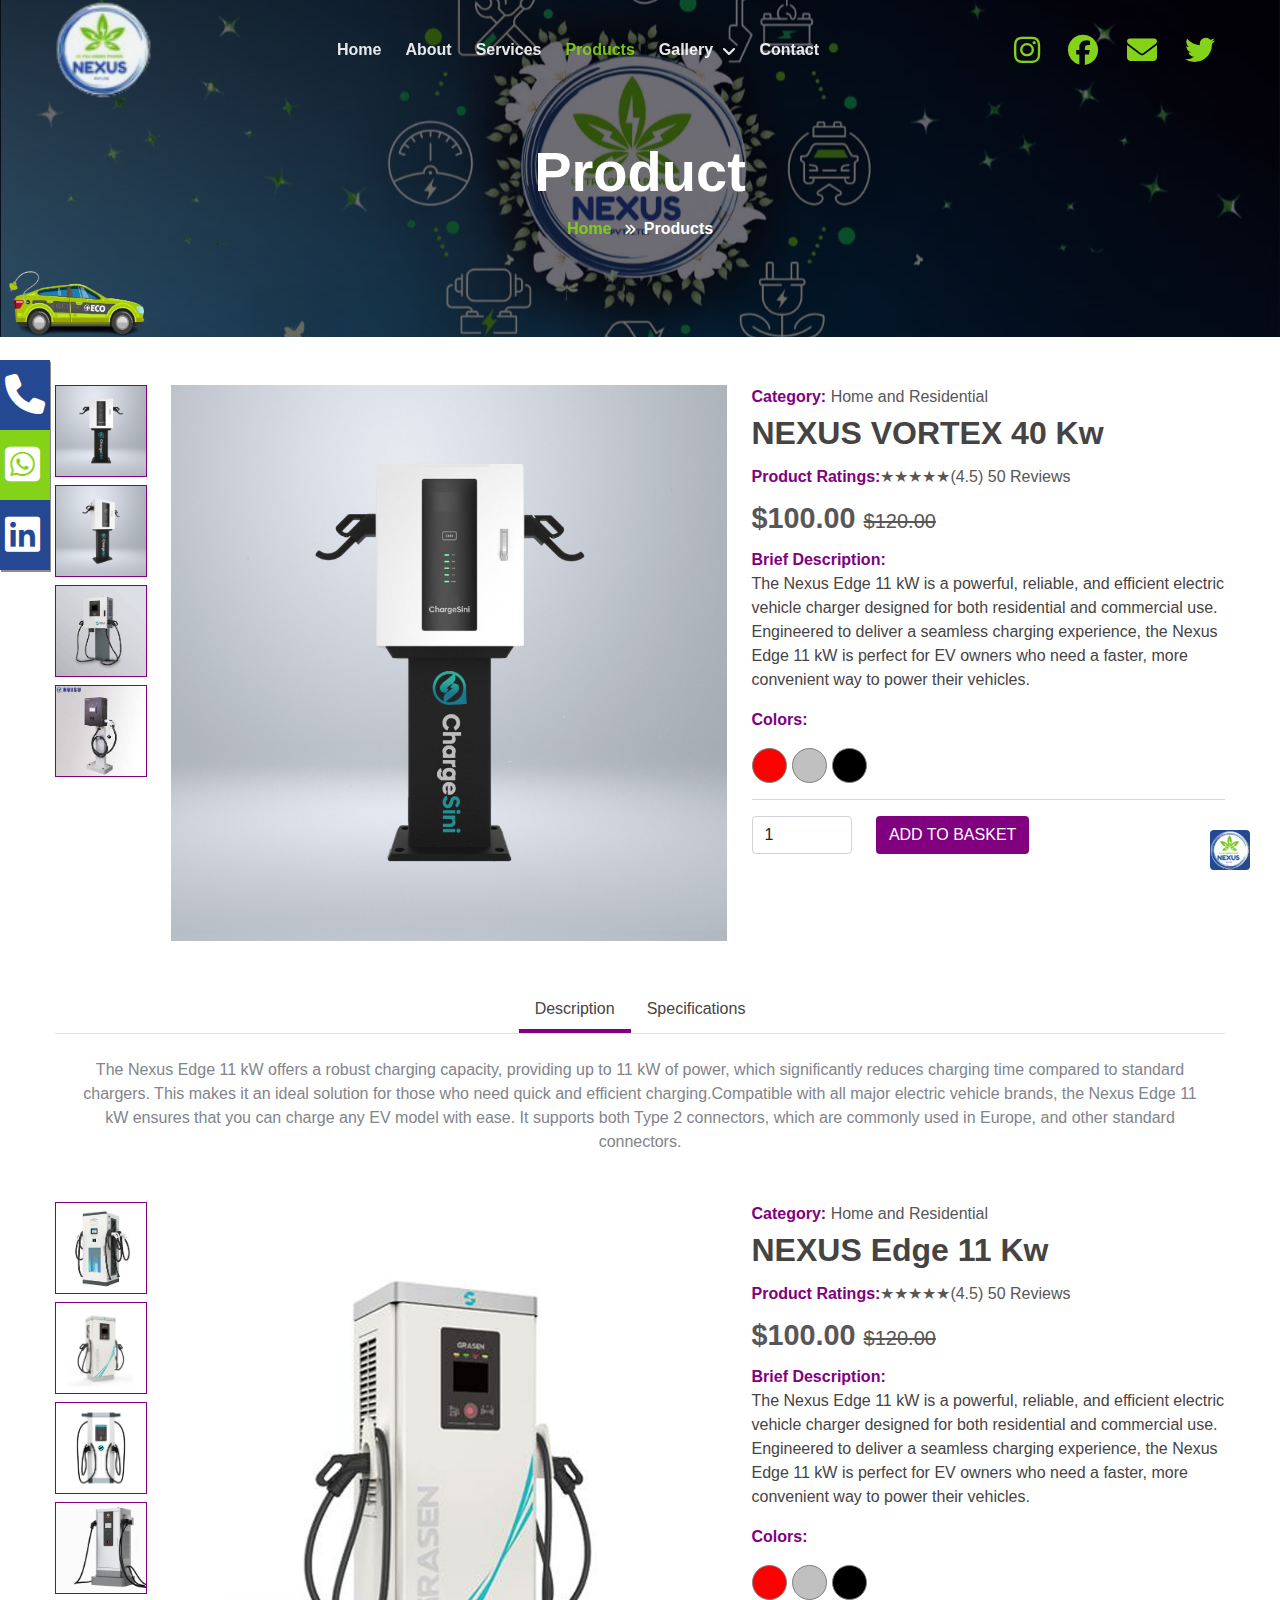
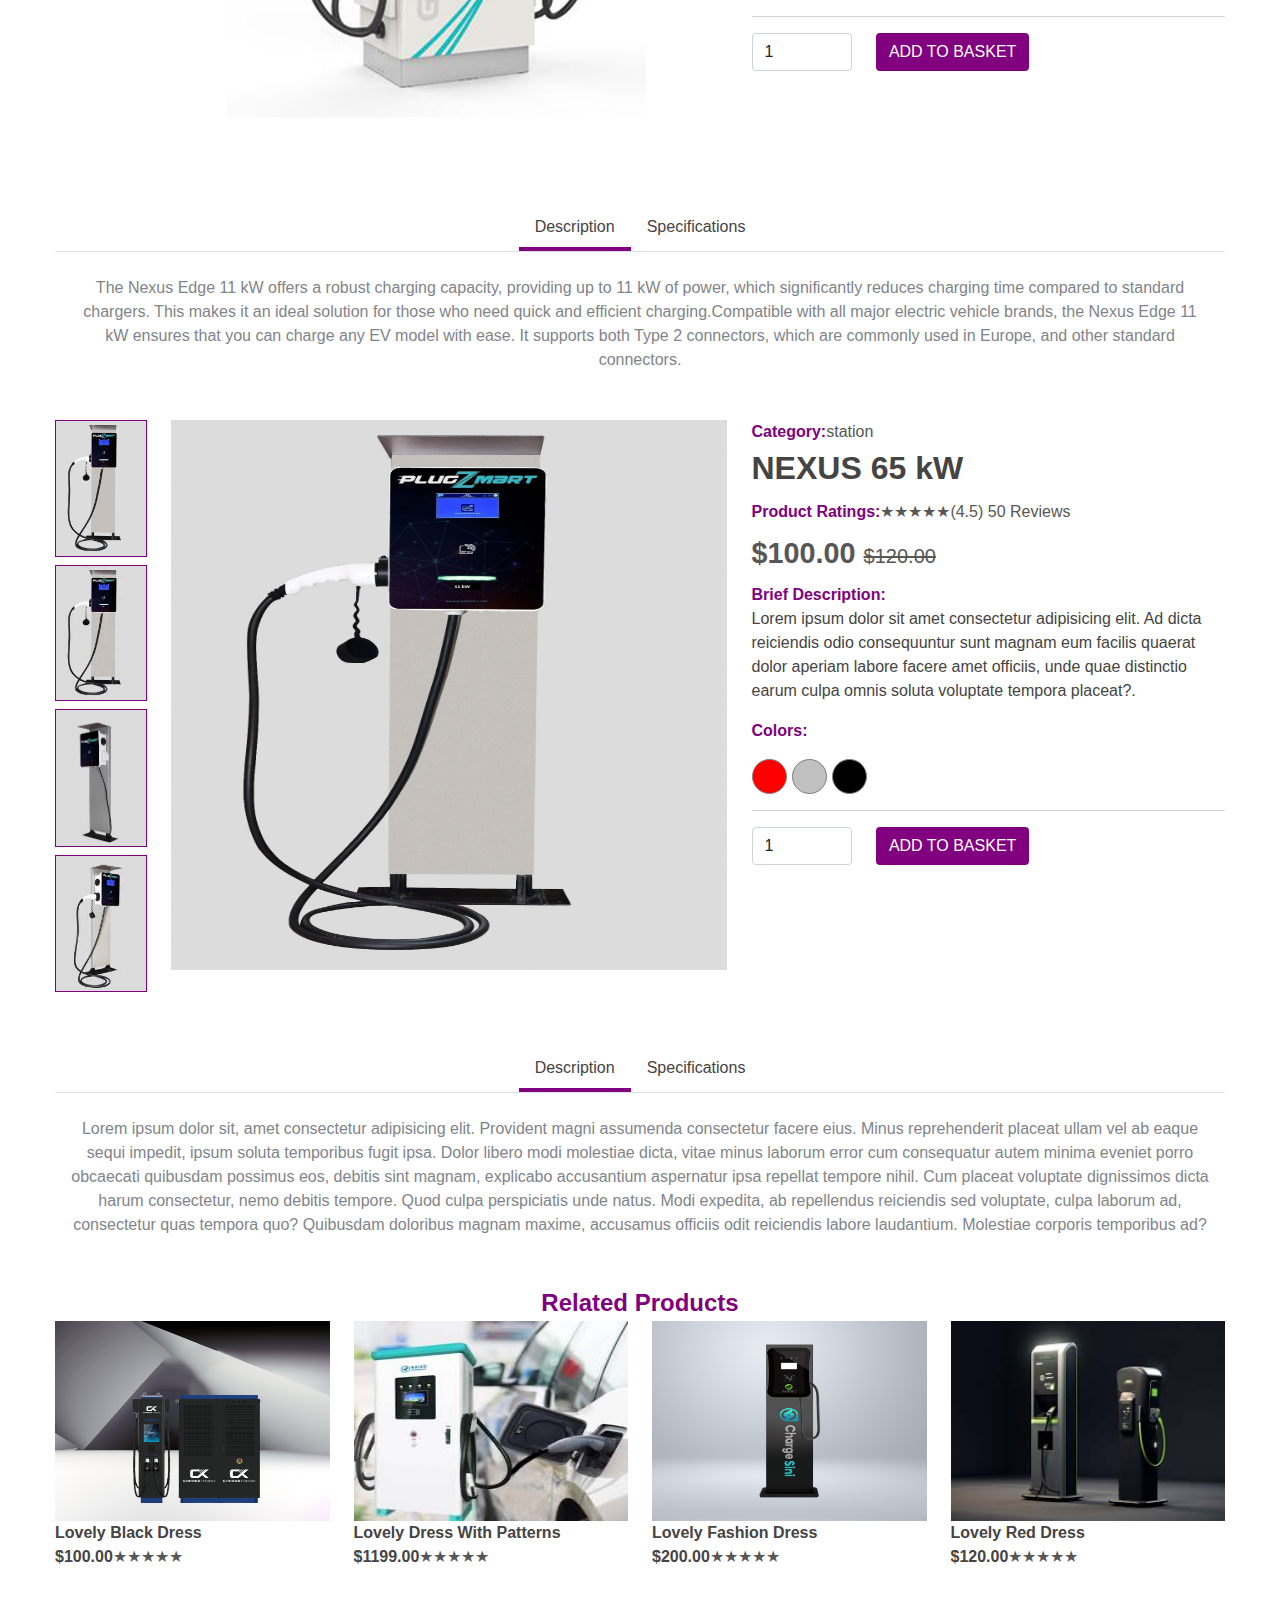
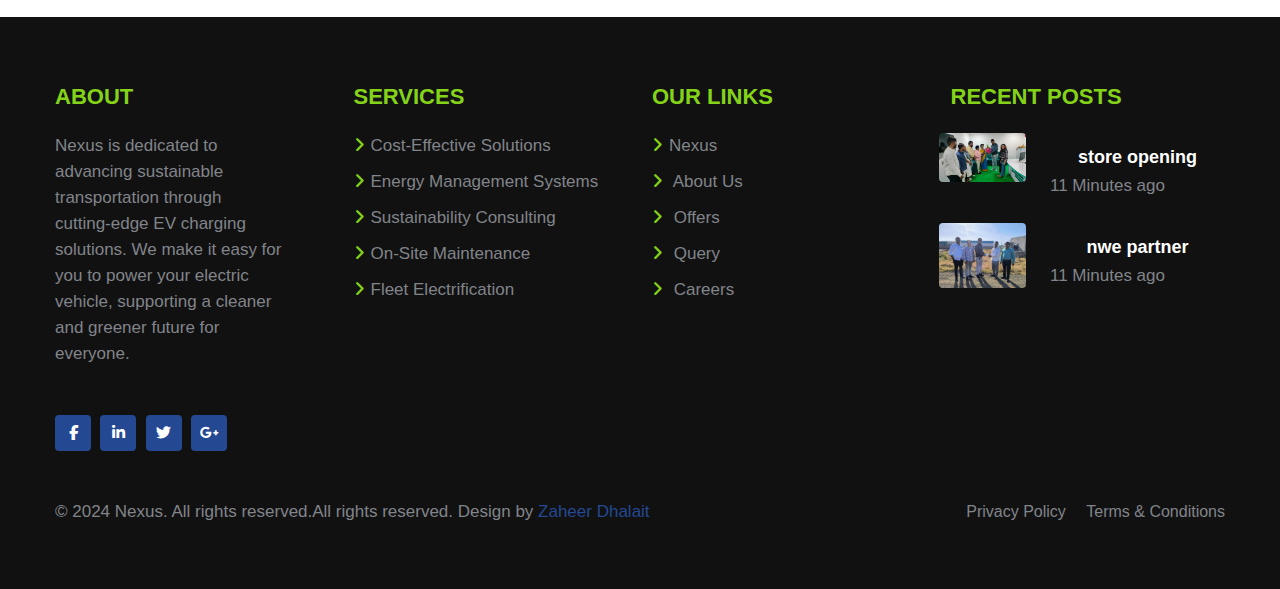
<file: product.html>
<!DOCTYPE html>
<html lang="en">

<head>
    <meta charset="UTF-8">
    <meta name="viewport" content="width=device-width, initial-scale=1.0">
    <title>Document</title>
    <link rel="stylesheet" href="style-starter.css">
    <link rel="stylesheet" href="https://cdnjs.cloudflare.com/ajax/libs/font-awesome/6.6.0/css/all.min.css">
</head>

<body>
    <ul class="ct-socials">
        <li style="background-color: #244892;font-size:40px;padding:5px;">
           <a href="tel:7057472244" target="_blank"><i class="fa fa-phone" style="color:white"></i></a>
       </li>
        <li style="background-color:#85d319;font-size:40px;padding:5px;">
           <a href="https://web.whatsapp.com/" target="_blank"><i class="fa-brands fa-square-whatsapp" style="color: white;"></i></a>
        </li>
        <li style="background-color: #244892;font-size:40px;padding:5px;">
            <a href="tel:7057472244" target="_blank"><i class="fa-brands fa-linkedin" style="color: white;"></i></a>
        </li>
     </ul>
    <!--/Header-->
    <header id="site-header" class="fixed-top">
        <div class="container">
            <nav class="navbar navbar-expand-lg navbar-light stroke py-lg-0">
                <h1><a class="navbar-brand" href="index.html">
                        <img src="logo.png" alt="">
                    </a></h1>
                <button class="navbar-toggler collapsed" type="button" data-bs-toggle="collapse"
                    data-bs-target="#navbarScroll" aria-controls="navbarScroll" aria-expanded="false"
                    aria-label="Toggle navigation">
                    <span class="navbar-toggler-icon fa icon-expand fa-bars"></span>
                    <span class="navbar-toggler-icon fa icon-close fa-times"></span>
                </button>
                <div class="collapse navbar-collapse" id="navbarScroll">
                    <ul class="navbar-nav mx-lg-auto my-2 my-lg-0 navbar-nav-scroll">
                        <li class="nav-item">
                            <a class="nav-link" aria-current="page" href="index.html">Home</a>
                        </li>
                        <li class="nav-item">
                            <a class="nav-link " href="about.html">About</a>
                        </li>
                        <li class="nav-item">
                            <a class="nav-link" href="services.html">Services</a>
                        </li>
                        <li class="nav-item active">
                            <a class="nav-link" href="product.html">Products</a>
                        </li>

                        <li class="nav-item dropdown">
                            <a class="nav-link dropdown-toggle" href="#Pages" id="navbarDropdown" role="button"
                                data-bs-toggle="dropdown" aria-expanded="false">
                                Gallery <span class="fa fa-angle-down ms-1"></span>
                            </a>
                            <ul class="dropdown-menu" aria-labelledby="navbarDropdown">
                                <li><a class="dropdown-item pt-2" href="photos.html">Photos</a></li>
                                <li><a class="dropdown-item" href="video.html">Video</a></li>
                            </ul>
                        </li>

                        <li class="nav-item">
                            <a class="nav-link" href="contact.html">Contact</a>
                        </li>
                    </ul>
                </div>
                <div style="font-size: 30px;" class="test ">
                    <a href="https://www.instagram.com/z4h33r._/"><i class="fa-brands fa-instagram" style="margin: 10px;color: #85d319;"></i></a> 
                     <a href="https://www.facebook.com/farida.naik.731?mibextid=ZbWKwL"><i class="fa-brands fa-facebook" style="margin: 10px;color:#85d319;"></i></a>
                     <a href="zaheerdhalait9@gmail.com"><i class="fa-solid fa-envelope" style="margin: 10px;color:#85d319;"></i></a>
                      <a href="https://x.com/ZaheerDhalait?t=pdHBN4_-LsVoECYdnaoFtw&s=09"><i class="fa-brands fa-twitter" style="margin: 10px;color: #85d319;"></i></a>
                    </div>
            </nav>
        </div>
    </header>
    <!--//Header-->
    <!--/inner-page-->
    <div class="inner-banner py-5">
        <section class="w3l-breadcrumb text-left py-sm-5 ">
            <div class="container">
                <div class="w3breadcrumb-gids">
                    <div class="w3breadcrumb-left text-left">
                        <h2 class="inner-w3-title mt-sm-5 mt-4">
                            Product </h2>

                    </div>
                    <div class="w3breadcrumb-right">
                        <ul class="breadcrumbs-custom-path">
                            <li><a href="index.html">Home</a></li>
                            <li class="active"><span class="fas fa-angle-double-right mx-2"></span>Products</li>
                        </ul>
                    </div>
                </div>
            </div>
            <div class="running-cycle">
                <div></div>
            </div>

        </section>
    </div>
    <!--//inner-page-->


<!-- product1  -->

    <div class="container my-5">
        <div class="row details-snippet1">
            <div class="col-md-7">
                <div class="row">
                    <div class="col-md-2 mini-preview">
                        <img class="img-fluid"
                            src="charger1.jpg" alt="Preview">
                        <img class="img-fluid"
                            src="charger2.jpg" alt="Preview">
                        <img class="img-fluid"
                            src="charger3.jpeg" alt="Preview" style="width: 100%;">
                        <img class="img-fluid"
                            src="charger4.jpeg" alt="Preview" style="width: 100%;">
                    </div>
                    <div class="col-md-10">
                        <div class="product-image">
                            <img class="img-fluid"
                                src="charger1.jpg"
                                alt="Main Image">
                        </div>

                    </div>
                </div>

            </div>
            <div class="col-md-5">
                <div class="category"><span class="theme-text">Category:</span> Home and Residential</div>
                <div class="title">NEXUS VORTEX 40 Kw</div>
                <div class="ratings my-2">
                    <div class="stars d-flex">
                        <div class="theme-text mr-2">Product Ratings: </div>
                        <div>&#9733;</div>
                        <div>&#9733;</div>
                        <div>&#9733;</div>
                        <div>&#9733;</div>
                        <div>&#9733;</div>
                        <div class="ml-2">(4.5) 50 Reviews</div>
                    </div>
                </div>
                <div class="price my-2">$100.00 <strike class="original-price">$120.00</strike></div>
                <div class="theme-text subtitle">Brief Description:</div>
                <div class="brief-description">
                    The Nexus Edge 11 kW is a powerful, reliable, and efficient electric vehicle charger designed for both residential and commercial use. Engineered to deliver a seamless charging experience, the Nexus Edge 11 kW is perfect for EV owners who need a faster, more convenient way to power their vehicles.
                </div>

                <!-- TO REMOVE COLORS -->
                <div>
                    <div class="subtitle my-3 theme-text">Colors:</div>
                    <div class="select-colors d-flex">
                        <div class="color red"></div>
                        <div class="color silver"></div>
                        <div class="color black"></div>
                    </div>
                </div>

                <hr>
                <div class="row">
                    <div class="col-md-3">
                        <input type="number" class="form-control" value="1">
                    </div>
                    <div class="col-md-9"><button class="btn addBtn btn-block">Add to basket</button></div>
                </div>

            </div>
        </div>

        <div class="additional-details my-5 text-center">
            <!-- Nav pills -->
            <ul class="nav nav-tabs justify-content-center">
                <li class="nav-tabs">
                    <a class="nav-link active" data-toggle="tab" data-bs-toggle="tab" href="#home">Description</a>
                </li>
                <li class="nav-item">
                    <a class="nav-link" data-toggle="tab" data-bs-toggle="tab" href="#menu2">Specifications</a>
                </li>
            </ul>

            <!-- Tab panes -->
            <div class="tab-content mt-4 mb-3">
                <div class="tab-pane container active" id="home">
                    <div class="description">
                        The Nexus Edge 11 kW offers a robust charging capacity, providing up to 11 kW of power, which significantly reduces charging time compared to standard chargers. This makes it an ideal solution for those who need quick and efficient charging.Compatible with all major electric vehicle brands, the Nexus Edge 11 kW ensures that you can charge any EV model with ease. It supports both Type 2 connectors, which are commonly used in Europe, and other standard connectors.
                    </div>
                </div>
                <div class="tab-pane container fade" id="menu2">
                    <div class="specification">
                        <ul>
                            <li>High Power Output</li>
                            <li>Universal Compatibility</li>
                            <li>Smart Charging Capabilites</li>
                            <li>Sefety features</li>
                            <li>Energy efficient</li>
                        </ul>
                    </div>
                </div>
            </div>
        </div>
    </div>
    
<!-- product2  -->
<div class="container my-5">
    <div class="row details-snippet1">
        <div class="col-md-7">
            <div class="row">
                <div class="col-md-2 mini-preview">
                    <img class="img-fluid"
                        src="charger5.jpeg" alt="Preview" style="width: 100%;">
                    <img class="img-fluid"
                        src="charger6.jpg" alt="Preview" style="width: 100%;">
                    <img class="img-fluid"
                        src="charger7.png" alt="Preview" style="width: 100%;">
                    <img class="img-fluid"
                        src="charger8.jpeg" alt="Preview" style="width: 100%;">
                </div>
                <div class="col-md-10">
                    <div class="product-image">
                        <img class="img-fluid"
                            src="charger6.jpg"
                            alt="Main Image" style="width: 100%;">
                    </div>

                </div>
            </div>

        </div>
        <div class="col-md-5">
            <div class="category"><span class="theme-text">Category:</span> Home and Residential</div>
            <div class="title">NEXUS Edge 11 Kw</div>
            <div class="ratings my-2">
                <div class="stars d-flex">
                    <div class="theme-text mr-2">Product Ratings: </div>
                    <div>&#9733;</div>
                    <div>&#9733;</div>
                    <div>&#9733;</div>
                    <div>&#9733;</div>
                    <div>&#9733;</div>
                    <div class="ml-2">(4.5) 50 Reviews</div>
                </div>
            </div>
            <div class="price my-2">$100.00 <strike class="original-price">$120.00</strike></div>
            <div class="theme-text subtitle">Brief Description:</div>
            <div class="brief-description">
                The Nexus Edge 11 kW is a powerful, reliable, and efficient electric vehicle charger designed for both residential and commercial use. Engineered to deliver a seamless charging experience, the Nexus Edge 11 kW is perfect for EV owners who need a faster, more convenient way to power their vehicles.
            </div>

            <!-- TO REMOVE COLORS -->
            <div>
                <div class="subtitle my-3 theme-text">Colors:</div>
                <div class="select-colors d-flex">
                    <div class="color red"></div>
                    <div class="color silver"></div>
                    <div class="color black"></div>
                </div>
            </div>

            <hr>
            <div class="row">
                <div class="col-md-3">
                    <input type="number" class="form-control" value="1">
                </div>
                <div class="col-md-9"><button class="btn addBtn btn-block">Add to basket</button></div>
            </div>

        </div>
    </div>

    <div class="additional-details my-5 text-center">
        <!-- Nav pills -->
        <ul class="nav nav-tabs justify-content-center">
            <li class="nav-tabs">
                <a class="nav-link active" data-toggle="tab" data-bs-toggle="tab" href="#home">Description</a>
            </li>
            <li class="nav-item">
                <a class="nav-link" data-toggle="tab" data-bs-toggle="tab" href="#menu2">Specifications</a>
            </li>
        </ul>

        <!-- Tab panes -->
        <div class="tab-content mt-4 mb-3">
            <div class="tab-pane container active" id="home">
                <div class="description">
                    The Nexus Edge 11 kW offers a robust charging capacity, providing up to 11 kW of power, which significantly reduces charging time compared to standard chargers. This makes it an ideal solution for those who need quick and efficient charging.Compatible with all major electric vehicle brands, the Nexus Edge 11 kW ensures that you can charge any EV model with ease. It supports both Type 2 connectors, which are commonly used in Europe, and other standard connectors.
                </div>
            </div>
            <div class="tab-pane container fade" id="menu2">
                <div class="specification">
                    <ul>
                        <li>High Power Output</li>
                        <li>Universal Compatibility</li>
                        <li>Smart Charging Capabilites</li>
                        <li>Sefety features</li>
                        <li>Energy efficient</li>
                    </ul>
                </div>
            </div>
        </div>
    </div>
</div>


<!-- product3  -->

<div class="container my-5">
    <div class="row details-snippet1">
        <div class="col-md-7">
            <div class="row">
                <div class="col-md-2 mini-preview">
                    <img class="img-fluid"
                        src="charger9.jpg" alt="Preview" style="width: 100%;"> 
                    <img class="img-fluid"
                        src="charger10.jpeg" alt="Preview" style="width: 100%;">
                    <img class="img-fluid"
                        src="charger11.jpeg" alt="Preview" style="width: 100%;">
                    <img class="img-fluid"
                        src="charger12.jpeg" alt="Preview" style="width: 100%;">
                </div>
                <div class="col-md-10">
                    <div class="product-image">
                        <img class="img-fluid"
                            src="charger9.jpg"
                            alt="Main Image" style="width: 100%;height:550px;">
                    </div>

                </div>
            </div>

        </div>
        <div class="col-md-5">
            <div class="category"><span class="theme-text">Category:</span>station</div>
            <div class="title">NEXUS 65 kW</div>
            <div class="ratings my-2">
                <div class="stars d-flex">
                    <div class="theme-text mr-2">Product Ratings: </div>
                    <div>&#9733;</div>
                    <div>&#9733;</div>
                    <div>&#9733;</div>
                    <div>&#9733;</div>
                    <div>&#9733;</div>
                    <div class="ml-2">(4.5) 50 Reviews</div>
                </div>
            </div>
            <div class="price my-2">$100.00 <strike class="original-price">$120.00</strike></div>
            <div class="theme-text subtitle">Brief Description:</div>
            <div class="brief-description">
                Lorem ipsum dolor sit amet consectetur adipisicing elit. Ad dicta reiciendis odio consequuntur sunt
                magnam eum facilis quaerat dolor aperiam labore facere amet officiis, unde quae distinctio earum
                culpa omnis soluta voluptate tempora placeat?.
            </div>

            <!-- TO REMOVE COLORS -->
            <div>
                <div class="subtitle my-3 theme-text">Colors:</div>
                <div class="select-colors d-flex">
                    <div class="color red"></div>
                    <div class="color silver"></div>
                    <div class="color black"></div>
                </div>
            </div>

            <hr>
            <div class="row">
                <div class="col-md-3">
                    <input type="number" class="form-control" value="1">
                </div>
                <div class="col-md-9"><button class="btn addBtn btn-block">Add to basket</button></div>
            </div>

        </div>
    </div>

    <div class="additional-details my-5 text-center">
        <!-- Nav pills -->
        <ul class="nav nav-tabs justify-content-center">
            <li class="nav-tabs">
                <a class="nav-link active" data-toggle="tab" data-bs-toggle="tab" href="#home">Description</a>
            </li>
            <li class="nav-item">
                <a class="nav-link" data-toggle="tab" data-bs-toggle="tab" href="#menu2">Specifications</a>
            </li>
        </ul>

        <!-- Tab panes -->
        <div class="tab-content mt-4 mb-3">
            <div class="tab-pane container active" id="home">
                <div class="description">
                    Lorem ipsum dolor sit, amet consectetur adipisicing elit. Provident magni assumenda consectetur
                    facere eius. Minus reprehenderit placeat ullam vel ab eaque sequi impedit, ipsum soluta
                    temporibus fugit ipsa. Dolor libero modi molestiae dicta, vitae minus laborum error cum
                    consequatur autem minima eveniet porro obcaecati quibusdam possimus eos, debitis sint magnam,
                    explicabo accusantium aspernatur ipsa repellat tempore nihil. Cum placeat voluptate dignissimos
                    dicta harum consectetur, nemo debitis tempore. Quod culpa perspiciatis unde natus. Modi
                    expedita, ab repellendus reiciendis sed voluptate, culpa laborum ad, consectetur quas tempora
                    quo? Quibusdam doloribus magnam maxime, accusamus officiis odit reiciendis labore laudantium.
                    Molestiae corporis temporibus ad?
                </div>
            </div>
            <div class="tab-pane container fade" id="menu1">
            </div>
            <div class="tab-pane container fade" id="menu2">
                <div class="specification">
                    <ul>
                        <li>High Power Output</li>
                        <li>Universal Compatibility</li>
                        <li>Smart Charging Capabilites</li>
                        <li>Sefety features</li>
                        <li>Energy efficient</li>
                    </ul>
                </div>
            </div>
        </div>
    </div>



    <div class="related-products details-snippet1">

        <div class="related-heading theme-text">Related Products</div>

        <div class="row">

            <div class="col-md-3">
                <div class="related-product">
                    <img class="img-fluid" src="charger13.png" alt="Related Product" style="width: 100%;height: 200px;">
                </div>
                <div class="related-title">Lovely Black Dress</div>
                <div class="d-flex">
                    <div class="related-price mr-auto">$100.00</div>
                    <div class="stars d-flex">
                        <div>&#9733;</div>
                        <div>&#9733;</div>
                        <div>&#9733;</div>
                        <div>&#9733;</div>
                        <div>&#9733;</div>
                    </div>
                </div>
            </div>
            <div class="col-md-3">
                <div class="related-product">
                    <img class="img-fluid" src="charger14.jpeg" alt="" style="width: 100%;height: 200px;">
                </div>
                <div class="related-title">Lovely Dress With Patterns</div>
                <div class="d-flex">
                    <div class="related-price mr-auto">$1199.00</div>
                    <div class="stars d-flex">
                        <div>&#9733;</div>
                        <div>&#9733;</div>
                        <div>&#9733;</div>
                        <div>&#9733;</div>
                        <div>&#9733;</div>
                    </div>
                </div>
            </div>
            <div class="col-md-3">
                <div class="related-product">
                    <img class="img-fluid" src="charger14.jpg" alt="" style="width: 100%;height: 200px;">
                </div>
                <div class="related-title">Lovely Fashion Dress</div>
                <div class="d-flex">
                    <div class="related-price mr-auto">$200.00</div>
                    <div class="stars d-flex">
                        <div>&#9733;</div>
                        <div>&#9733;</div>
                        <div>&#9733;</div>
                        <div>&#9733;</div>
                        <div>&#9733;</div>
                    </div>
                </div>
            </div>
            <div class="col-md-3">
                <div class="related-product">
                    <img class="img-fluid" src="charger15.jpeg" alt="" style="width: 100%;height: 200px;">
                </div>
                <div class="related-title">Lovely Red Dress</div>
                <div class="d-flex">
                    <div class="related-price mr-auto">$120.00</div>
                    <div class="stars d-flex">
                        <div>&#9733;</div>
                        <div>&#9733;</div>
                        <div>&#9733;</div>
                        <div>&#9733;</div>
                        <div>&#9733;</div>
                    </div>
                </div>
            </div>
        </div>
    </div>
</div>

    <!--/footer-9-->
    <footer class="w3l-footer9">
        <section class="footer-inner-main py-5">
            <div class="container py-md-3">
                <div class="right-side">
                    <div class="row footer-hny-grids sub-columns">
                        <div class="col-lg-3 sub-one-left">
                            <h6>About </h6>
                            <p class="footer-phny pe-lg-5">Nexus is dedicated to advancing sustainable transportation
                                through cutting-edge EV charging solutions. We make it easy for you to power your
                                electric vehicle, supporting a cleaner and greener future for everyone.</p>
                            <div class="columns-2 mt-lg-5 mt-4">
                                <ul class="social">
                                    <li><a href="#facebook"><span class="fab fa-facebook-f"></span></a>
                                    </li>
                                    <li><a href="#linkedin"><span class="fab fa-linkedin-in"></span></a>
                                    </li>
                                    <li><a href="#twitter"><span class="fab fa-twitter"></span></a>
                                    </li>
                                    <li><a href="#google"><span class="fab fa-google-plus-g"></span></a>
                                    </li>

                                </ul>
                            </div>
                        </div>
                        <div class="col-lg-3 sub-two-right">
                            <h6>Services</h6>
                            <ul>
                                <li><a href="#processing"><i class="fas fa-angle-right"></i>Cost-Effective Solutions</a>
                                </li>
                                <li><a href="#research"><i class="fas fa-angle-right"></i>Energy Management Systems</a>
                                </li>
                                <li><a href="#metal"><i class="fas fa-angle-right"></i>Sustainability Consulting</a>
                                </li>
                                <li><a href="#gas"><i class="fas fa-angle-right"></i>On-Site Maintenance</a>
                                </li>
                                <li><a href="#work"><i class="fas fa-angle-right"></i>Fleet Electrification</a></li>


                            </ul>
                        </div>
                        <div class="col-lg-3 sub-two-right">
                            <h6>Our Links</h6>
                            <ul>

                                <li><a href="index.html"><i class="fas fa-angle-right"></i>Nexus</a>
                                </li>
                                <li><a href="about.html"><i class="fas fa-angle-right"></i> About Us
                                    </a>
                                </li>
                                <li><a href="services.html"><i class="fas fa-angle-right"></i> Offers
                                    </a></li>
                                <li><a href="contact.html"><i class="fas fa-angle-right"></i> Query
                                    </a></li>
                                <li><a href="#career"><i class="fas fa-angle-right"></i> Careers</a></li>

                            </ul>
                        </div>
                        <div class="col-lg-3 sub-one-left">
                            <h6>Recent Posts </h6>
                            <div class="row fposts-grid-inner mb-4">
                                <div class="col-4 fposts-grid-left ps-0">
                                    <a href="blog-single.html">
                                        <img src="g2.jpg" alt=" " class="img-fluid radius-image">
                                    </a>
                                </div>
                                <div class="col-8 fposts-grid-right">
                                    <h4>
                                        <a href="#home" class="text-bl text-left">store opening</a>
                                    </h4>
                                    <p class="time"> 11 Minutes ago</p>
                                </div>
                            </div>
                            <div class="row fposts-grid-inner mb-4">
                                <div class="col-4 fposts-grid-left ps-0">
                                    <a href="blog-single.html">
                                        <img src="g3.jpg" alt=" " class="img-fluid radius-image">
                                    </a>
                                </div>
                                <div class="col-8 fposts-grid-right">
                                    <h4>
                                        <a href="#home" class="text-bl text-left">nwe partner</a>
                                    </h4>
                                    <p class="time"> 11 Minutes ago</p>
                                </div>
                            </div>

                        </div>
                    </div>
                </div>
                <div class="below-section mt-5">
                    <div class="copyright-footer">
                        <div class="columns text-left">
                            <p>© 2024 Nexus. All rights reserved.All rights reserved. Design by <a href=""
                                    target="_blank">
                                    Zaheer Dhalait</a></p>
                        </div>
                        <ul class="footer-w3list text-right">
                            <li><a href="#url">Privacy Policy</a>
                            </li>
                            <li><a href="#url">Terms &amp; Conditions</a>
                            </li>
                        </ul>
                    </div>

                </div>
            </div>
        </section>

        <!-- Js scripts -->
        <!-- move top -->
        <button onclick="topFunction()" id="movetop" title="Go to top">
            <img src="logo.png" alt="" style="width: 100%;">
        </button>
        <script>
            // When the user scrolls down 20px from the top of the document, show the button
            window.onscroll = function () {
                scrollFunction()
            };

            function scrollFunction() {
                if (document.body.scrollTop > 20 || document.documentElement.scrollTop > 20) {
                    document.getElementById("movetop").style.display = "block";
                } else {
                    document.getElementById("movetop").style.display = "none";
                }
            }

            // When the user clicks on the button, scroll to the top of the document
            function topFunction() {
                document.body.scrollTop = 0;
                document.documentElement.scrollTop = 0;
            }

        </script>
        <!-- //move top -->
    </footer>
    <!--//footer-9 -->

    <!-- Template JavaScript -->
    <script src="jquery-3.3.1.min.js"></script>
    <script src="theme-change.js"></script>
    <!--/search-->
    <script src="modernizr.custom.js"></script>
    <script src="classie.js"></script>
    <script src="demo1.js"></script>
    <!--//search-->
    <!-- MENU-JS -->
    <script>
        $(window).on("scroll", function () {
            var scroll = $(window).scrollTop();

            if (scroll >= 80) {
                $("#site-header").addClass("nav-fixed");
            } else {
                $("#site-header").removeClass("nav-fixed");
            }
        });

        //Main navigation Active Class Add Remove
        $(".navbar-toggler").on("click", function () {
            $("header").toggleClass("active");
        });
        $(document).on("ready", function () {
            if ($(window).width() > 991) {
                $("header").removeClass("active");
            }
            $(window).on("resize", function () {
                if ($(window).width() > 991) {
                    $("header").removeClass("active");
                }
            });
        });

    </script>
    <!-- //MENU-JS -->

    <!-- disable body scroll which navbar is in active -->
    <script>
        $(function () {
            $('.navbar-toggler').click(function () {
                $('body').toggleClass('noscroll');
            })
        });

    </script>
    <!-- //disable body scroll which navbar is in active -->
    <!-- //bootstrap -->
    <script src="bootstrap.min.js"></script>

</body>

</html>
</file>
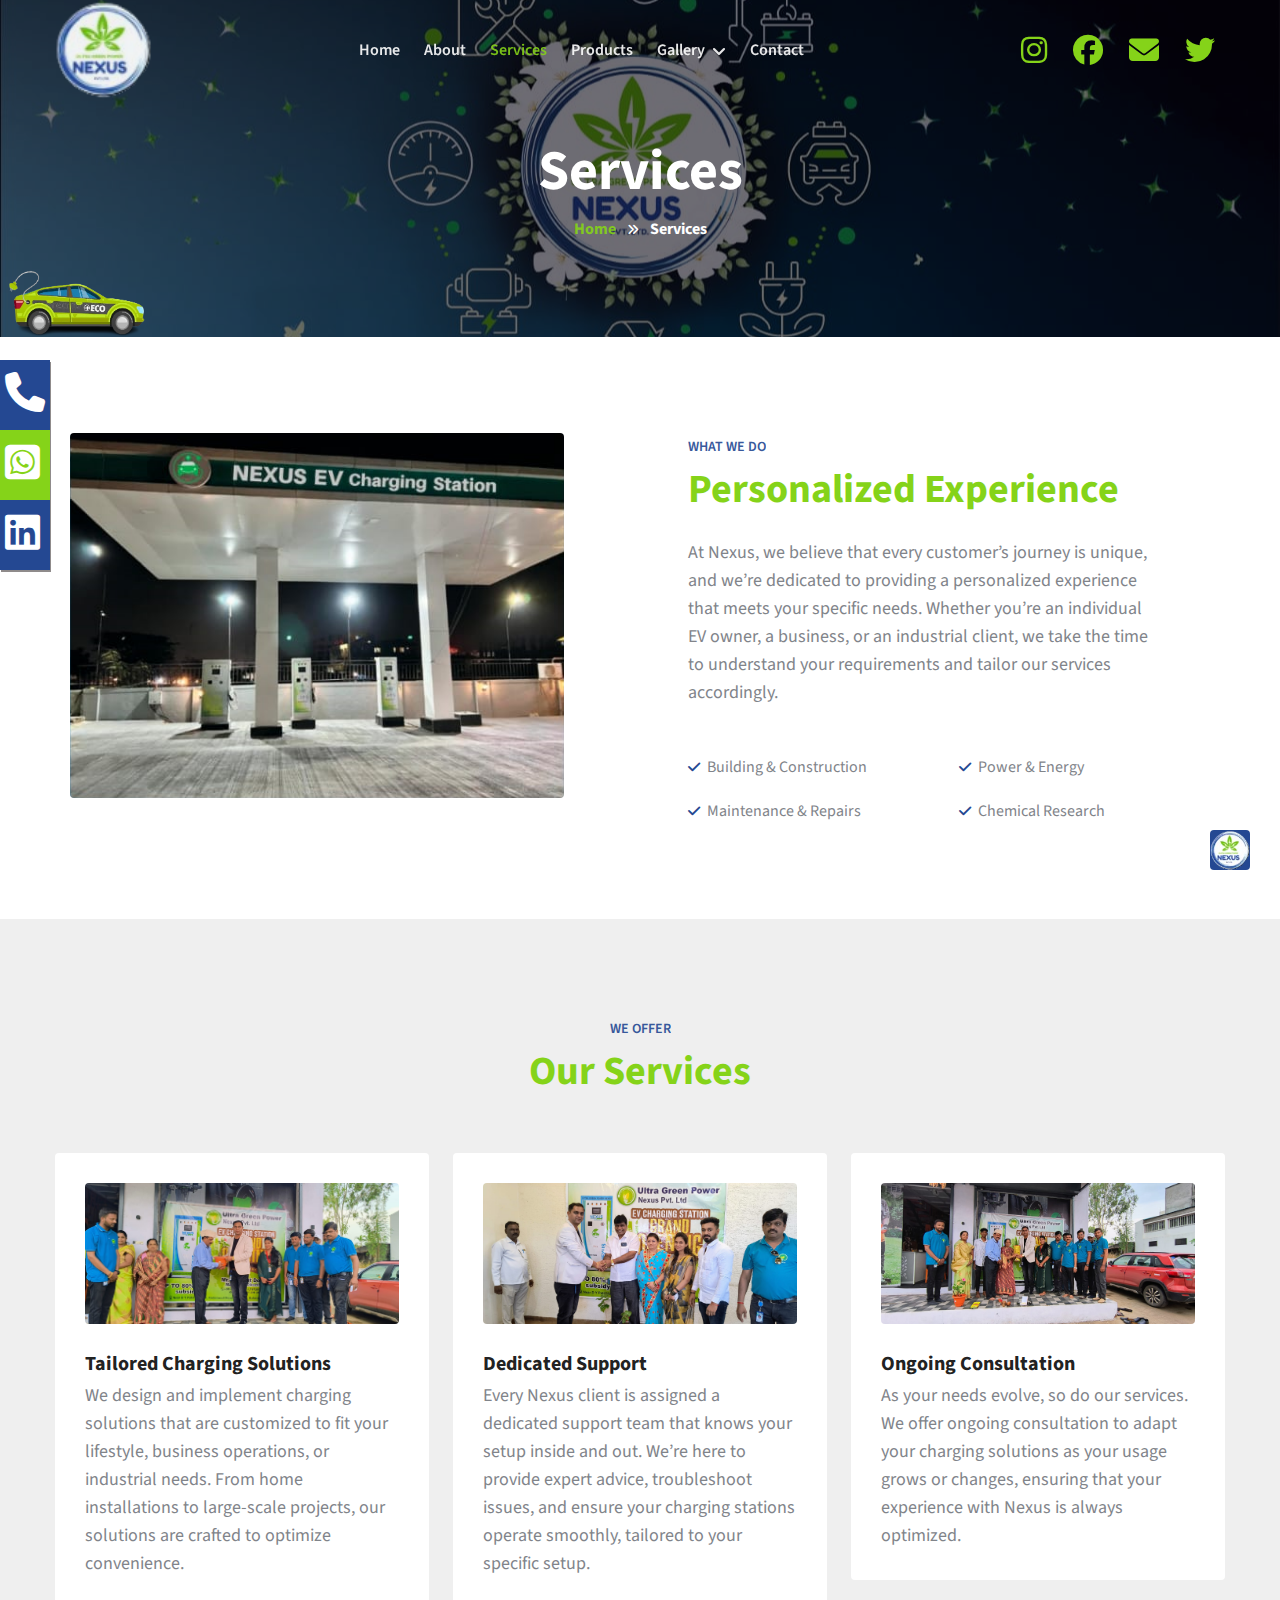
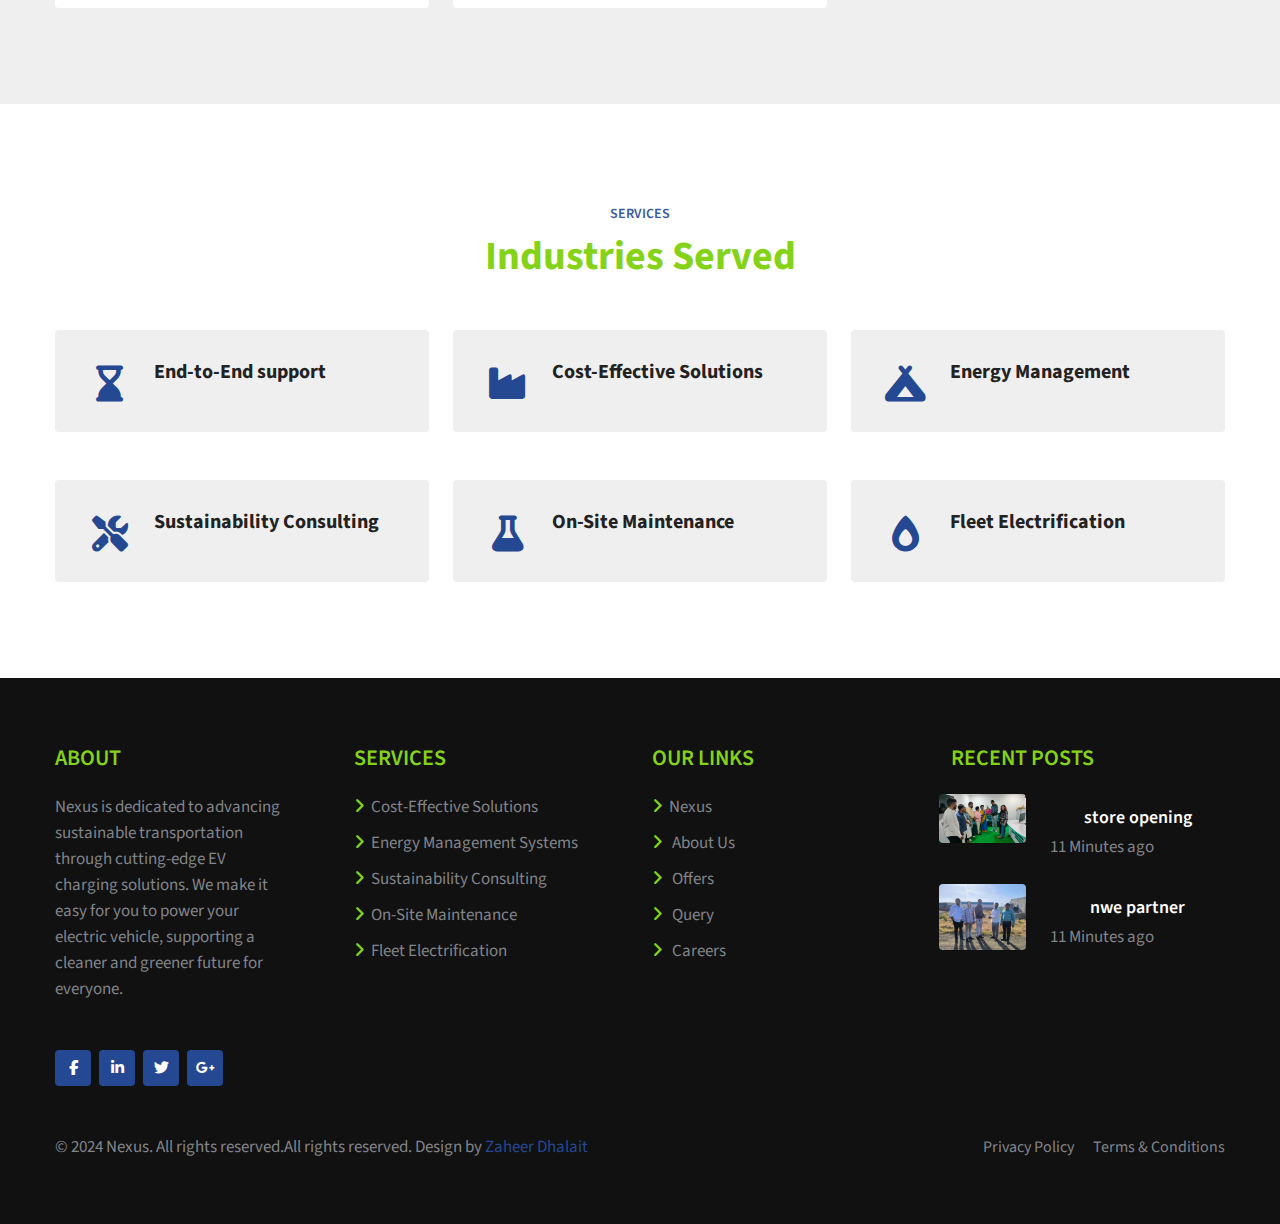
<file: services.html>
<!--
Author: W3layouts
Author URL: http://w3layouts.com
-->
<!doctype html>
<html lang="en">

<head>
    <!-- Required meta tags -->
    <meta charset="utf-8">
    <meta name="viewport" content="width=device-width, initial-scale=1, shrink-to-fit=no">
    <title>NEXUS</title>
    <!-- google fonts -->
    <link href="//fonts.googleapis.com/css2?family=Source+Sans+Pro:ital,wght@0,400;0,600;0,700;1,600&display=swap"
        rel="stylesheet">
    <!-- Template CSS -->
    <link rel="stylesheet" href="style-starter.css">
    <link rel="stylesheet" href="https://cdnjs.cloudflare.com/ajax/libs/font-awesome/6.6.0/css/all.min.css">
</head>

<body>
    <ul class="ct-socials">
        <li style="background-color: #244892;font-size:40px;padding:5px;">
           <a href="tel:7057472244" target="_blank"><i class="fa fa-phone" style="color:white"></i></a>
       </li>
        <li style="background-color:#85d319;font-size:40px;padding:5px;">
           <a href="https://web.whatsapp.com/" target="_blank"><i class="fa-brands fa-square-whatsapp" style="color: white;"></i></a>
        </li>
        <li style="background-color: #244892;font-size:40px;padding:5px;">
            <a href="tel:7057472244" target="_blank"><i class="fa-brands fa-linkedin" style="color: white;"></i></a>
        </li>
     </ul>
    <!--/Header-->
    <header id="site-header" class="fixed-top">
        <div class="container">
            <nav class="navbar navbar-expand-lg navbar-light stroke py-lg-0">
                <h1><a class="navbar-brand" href="index.html">
                        <img src="logo.png" alt="">
                    </a></h1>
                <button class="navbar-toggler collapsed" type="button" data-bs-toggle="collapse"
                    data-bs-target="#navbarScroll" aria-controls="navbarScroll" aria-expanded="false"
                    aria-label="Toggle navigation">
                    <span class="navbar-toggler-icon fa icon-expand fa-bars"></span>
                    <span class="navbar-toggler-icon fa icon-close fa-times"></span>
                </button>
                <div class="collapse navbar-collapse" id="navbarScroll">
                    <ul class="navbar-nav mx-lg-auto my-2 my-lg-0 navbar-nav-scroll">
                        <li class="nav-item">
                            <a class="nav-link" aria-current="page" href="index.html">Home</a>
                        </li>
                        <li class="nav-item">
                            <a class="nav-link" href="about.html">About</a>
                        </li>
                        <li class="nav-item">
                            <a class="nav-link active" href="services.html">Services</a>
                        </li>
                        <li class="nav-item">
                            <a class="nav-link" href="product.html">Products</a>
                        </li>
                        
                        <li class="nav-item dropdown">
                            <a class="nav-link dropdown-toggle" href="#Pages" id="navbarDropdown" role="button" data-bs-toggle="dropdown" aria-expanded="false">
                                Gallery <span class="fa fa-angle-down ms-1"></span>
                            </a>
                            <ul class="dropdown-menu" aria-labelledby="navbarDropdown">
                                <li><a class="dropdown-item pt-2" href="photos.html">Photos</a></li>
                                <li><a class="dropdown-item" href="video.html">Video</a></li>
                            </ul>
                        </li>
                        <li class="nav-item">
                            <a class="nav-link" href="contact.html">Contact</a>
                        </li>
                    </ul>
                </div>
                <div style="font-size: 30px;" class="test ">
                    <a href="https://www.instagram.com/z4h33r._/"><i class="fa-brands fa-instagram" style="margin: 10px;color: #85d319;"></i></a> 
                     <a href="https://www.facebook.com/farida.naik.731?mibextid=ZbWKwL"><i class="fa-brands fa-facebook" style="margin: 10px;color:#85d319;"></i></a>
                     <a href="zaheerdhalait9@gmail.com"><i class="fa-solid fa-envelope" style="margin: 10px;color:#85d319;"></i></a>
                      <a href="https://x.com/ZaheerDhalait?t=pdHBN4_-LsVoECYdnaoFtw&s=09"><i class="fa-brands fa-twitter" style="margin: 10px;color: #85d319;"></i></a>
                    </div>

            </nav>
        </div>
    </header>
    <!--//Header-->
    <!--/inner-page-->
    <div class="inner-banner py-5">
        <section class="w3l-breadcrumb text-left py-sm-5 ">
            <div class="container">
                <div class="w3breadcrumb-gids">
                    <div class="w3breadcrumb-left text-left">
                        <h2 class="inner-w3-title mt-sm-5 mt-4">
                            Services </h2>

                    </div>
                    <div class="w3breadcrumb-right">
                        <ul class="breadcrumbs-custom-path">
                            <li><a href="index.html">Home</a></li>
                            <li class="active"><span class="fas fa-angle-double-right mx-2"></span> Services </li>
                        </ul>
                    </div>
                </div>
            </div>
            <div class="running-cycle">
                <div></div>
            </div>

        </section>
    </div>
    <!--//inner-page-->
    <!--/w3-grids-->
    <section class="w3l-passion-mid-sec py-5">
        <div class="container py-md-5 py-3">
            <div class="container">
                <div class="row w3l-passion-mid-grids">
                    <div class="col-lg-6 w3hny-passion-item">
                        <img src="evstation.png" alt="" class="img-fluid radius-image">
                    </div>
                    <div class="col-lg-6 passion-grid-item-info ps-lg-5 mt-lg-0 mt-5">
                        <h6 class="title-subw3hny mb-1">What We Do</h6>
                        <h3 class="title-w3l mb-4">Personalized experience</h3>
                        <p class="mt-3 pe-lg-5">At Nexus, we believe that every customer’s journey is unique, and we’re
                            dedicated to providing a personalized experience that meets your specific needs. Whether
                            you’re an individual EV owner, a business, or an industrial client, we take the time to
                            understand your requirements and tailor our services accordingly.</p>
                        <ul class="icon-list-items mt-5">
                            <li class="icon-list-item">
                                <i aria-hidden="true" class="fas fa-check"></i>
                                Building & Construction
                            </li>
                            <li class="icon-list-item ml-lg-4">
                                <i aria-hidden="true" class="fas fa-check"></i>

                                Power & Energy
                            </li>
                            <li class="icon-list-item">
                                <i aria-hidden="true" class="fas fa-check"></i>
                                Maintenance & Repairs

                            </li>
                            <li class="icon-list-item ml-lg-4">
                                <i aria-hidden="true" class="fas fa-check"></i>
                                Chemical Research
                            </li>
                        </ul>

                    </div>

                </div>
            </div>
        </div>
    </section>
    <!--//w3-grids-->
    <!--/feature-section-->
    <section class="w3l-aboutblock1 grids-3-w3l py-5" id="services">
        <div class="container py-lg-5 py-md-4 py-2">
            <div class="title-content text-center mb-2">
                <h6 class="title-subw3hny mb-1">We Offer</h6>
                <h3 class="title-w3l">Our Services</h3>
            </div>
            <div class="row justify-content-center">
                <div class="col-lg-4 col-md-6 grids-feature mt-5">
                    <div class="area-box ser-1">
                        <img src="g5.jpg" alt="" class="img-fluid radius-image">
                        <div class="area-box-info mt-2">
                            <h4><a href="#feature" class="title-head">
                                    Tailored Charging Solutions</a></h4>
                            <p>We design and implement charging solutions that are customized to fit your lifestyle,
                                business operations, or industrial needs. From home installations to large-scale
                                projects, our solutions are crafted to optimize convenience.</p>
                        </div>
                    </div>
                </div>
                <div class="col-lg-4 col-md-6 grids-feature mt-5">
                    <div class="area-box ser-1">
                        <img src="g6.jpg" alt="" class="img-fluid radius-image">
                        <div class="area-box-info mt-2">
                            <h4><a href="#feature" class="title-head">Dedicated Support</a></h4>
                            <p>Every Nexus client is assigned a dedicated support team that knows your setup inside and
                                out. We’re here to provide expert advice, troubleshoot issues, and ensure your charging
                                stations operate smoothly, tailored to your specific setup.</p>
                        </div>
                    </div>
                </div>
                <div class="col-lg-4 col-md-6 grids-feature mt-5">
                    <div class="area-box ser-1">
                        <img src="g7.jpg" alt="" class="img-fluid radius-image">
                        <div class="area-box-info mt-2">
                            <h4><a href="#feature" class="title-head">Ongoing Consultation</a></h4>
                            <p>As your needs evolve, so do our services. We offer ongoing consultation to adapt your
                                charging solutions as your usage grows or changes, ensuring that your experience with
                                Nexus is always optimized.</p>
                        </div>
                    </div>
                </div>

            </div>
        </div>
    </section>
    <!--//feature-section-->
    <!--/feature-section-->
    <section class="w3l-aboutblock1" id="services1">
        <div class="midd-w3 py-5">
            <div class="container py-lg-5 py-md-4 py-2">
                <div class="title-content text-center">
                    <h6 class="title-subw3hny mb-1">Services</h6>
                    <h3 class="title-w3l">Industries Served</h3>
                </div>
                <div class="row justify-content-center">
                    <div class="col-lg-4 col-md-6 grids-feature mt-md-5 mt-4">
                        <div class="area-box">
                            <i class="fa fa-hourglass-end" aria-hidden="true"></i>
                            <div class="area-box-info">
                                <h4><a href="#feature" class="title-head">End-to-End support</a></h4>
                            </div>
                        </div>
                    </div>
                    <div class="col-lg-4 col-md-6 grids-feature mt-md-5 mt-4">
                        <div class="area-box">
                            <i class="fas fa-industry" aria-hidden="true"></i>
                            <div class="area-box-info">
                                <h4><a href="#feature" class="title-head">Cost-Effective Solutions</a></h4>
                            </div>
                        </div>
                    </div>
                    <div class="col-lg-4 col-md-6 grids-feature mt-md-5 mt-4">
                        <div class="area-box">
                            <i class="fas fa-campground" aria-hidden="true"></i>
                            <div class="area-box-info">
                                <h4><a href="#feature" class="title-head">Energy Management</a></h4>
                            </div>
                        </div>
                    </div>
                    <div class="col-lg-4 col-md-6 grids-feature mt-md-5 mt-4">
                        <div class="area-box">
                            <i class="fas fa-tools" aria-hidden="true"></i>
                            <div class="area-box-info">
                                <h4><a href="#feature" class="title-head">Sustainability Consulting</a></h4>
                            </div>
                        </div>
                    </div>
                    <div class="col-lg-4 col-md-6 grids-feature mt-md-5 mt-4">
                        <div class="area-box">
                            <i class="fas fa-flask" aria-hidden="true"></i>
                            <div class="area-box-info">
                                <h4><a href="#feature" class="title-head">On-Site Maintenance</a></h4>
                            </div>
                        </div>
                    </div>

                    <div class="col-lg-4 col-md-6 grids-feature mt-md-5 mt-4">
                        <div class="area-box">
                            <i class="fas fa-burn" aria-hidden="true"></i>
                            <div class="area-box-info">
                                <h4><a href="#feature" class="title-head">Fleet Electrification</a></h4>
                            </div>
                        </div>
                    </div>

                </div>
            </div>
        </div>
    </section>
    <!--//feature-section-->
   <!--/footer-9-->
   <footer class="w3l-footer9">
    <section class="footer-inner-main py-5">
        <div class="container py-md-3">
            <div class="right-side">
                <div class="row footer-hny-grids sub-columns">
                    <div class="col-lg-3 sub-one-left">
                        <h6>About </h6>
                        <p class="footer-phny pe-lg-5">Nexus is dedicated to advancing sustainable transportation through cutting-edge EV charging solutions. We make it easy for you to power your electric vehicle, supporting a cleaner and greener future for everyone.</p>
                        <div class="columns-2 mt-lg-5 mt-4">
                            <ul class="social">
                                <li><a href="#facebook"><span class="fab fa-facebook-f"></span></a>
                                </li>
                                <li><a href="#linkedin"><span class="fab fa-linkedin-in"></span></a>
                                </li>
                                <li><a href="#twitter"><span class="fab fa-twitter"></span></a>
                                </li>
                                <li><a href="#google"><span class="fab fa-google-plus-g"></span></a>
                                </li>

                            </ul>
                        </div>
                    </div>
                    <div class="col-lg-3 sub-two-right">
                        <h6>Services</h6>
                        <ul>
                            <li><a href="#processing"><i class="fas fa-angle-right"></i>Cost-Effective Solutions</a>
                            </li>
                            <li><a href="#research"><i class="fas fa-angle-right"></i>Energy Management Systems</a>
                            </li>
                            <li><a href="#metal"><i class="fas fa-angle-right"></i>Sustainability Consulting</a>
                            </li>
                            <li><a href="#gas"><i class="fas fa-angle-right"></i>On-Site Maintenance</a>
                            </li>
                            <li><a href="#work"><i class="fas fa-angle-right"></i>Fleet Electrification</a></li>


                        </ul>
                    </div>
                    <div class="col-lg-3 sub-two-right">
                        <h6>Our Links</h6>
                        <ul>

                            <li><a href="index.html"><i class="fas fa-angle-right"></i>Nexus</a>
                            </li>
                            <li><a href="about.html"><i class="fas fa-angle-right"></i> About Us
                                </a>
                            </li>
                            <li><a href="services.html"><i class="fas fa-angle-right"></i> Offers
                                </a></li>
                            <li><a href="contact.html"><i class="fas fa-angle-right"></i> Query
                                </a></li>
                            <li><a href="#career"><i class="fas fa-angle-right"></i> Careers</a></li>

                        </ul>
                    </div>
                    <div class="col-lg-3 sub-one-left">
                        <h6>Recent Posts </h6>
                        <div class="row fposts-grid-inner mb-4">
                            <div class="col-4 fposts-grid-left ps-0">
                                <a href="blog-single.html">
                                    <img src="g2.jpg" alt=" " class="img-fluid radius-image">
                                </a>
                            </div>
                            <div class="col-8 fposts-grid-right">
                                <h4>
                                    <a href="#home" class="text-bl text-left">store opening</a>
                                </h4>
                                <p class="time"> 11 Minutes ago</p>
                            </div>
                        </div>
                        <div class="row fposts-grid-inner mb-4">
                            <div class="col-4 fposts-grid-left ps-0">
                                <a href="blog-single.html">
                                    <img src="g3.jpg" alt=" " class="img-fluid radius-image">
                                </a>
                            </div>
                            <div class="col-8 fposts-grid-right">
                                <h4>
                                    <a href="#home" class="text-bl text-left">nwe partner</a>
                                </h4>
                                <p class="time"> 11 Minutes ago</p>
                            </div>
                        </div>

                    </div>
                </div>
            </div>
            <div class="below-section mt-5">
                <div class="copyright-footer">
                    <div class="columns text-left">
                        <p>© 2024 Nexus. All rights reserved.All rights reserved. Design by <a href="" target="_blank">
                                Zaheer Dhalait</a></p>
                    </div>
                    <ul class="footer-w3list text-right">
                        <li><a href="#url">Privacy Policy</a>
                        </li>
                        <li><a href="#url">Terms &amp; Conditions</a>
                        </li>
                    </ul>
                </div>

            </div>
        </div>
    </section>

        <!-- Js scripts -->
        <!-- move top -->
        <button onclick="topFunction()" id="movetop" title="Go to top">
            <img src="logo.png" alt="" style="width: 100% ;">
        </button>
        <script>
            // When the user scrolls down 20px from the top of the document, show the button
            window.onscroll = function () {
                scrollFunction()
            };

            function scrollFunction() {
                if (document.body.scrollTop > 20 || document.documentElement.scrollTop > 20) {
                    document.getElementById("movetop").style.display = "block";
                } else {
                    document.getElementById("movetop").style.display = "none";
                }
            }

            // When the user clicks on the button, scroll to the top of the document
            function topFunction() {
                document.body.scrollTop = 0;
                document.documentElement.scrollTop = 0;
            }

        </script>
        <!-- //move top -->
    </footer>
    <!--//footer-9 -->
    <!-- Template JavaScript -->
    <script src="jquery-3.3.1.min.js"></script>
    <script src="theme-change.js"></script>
    <!--/search-->
    <script src="modernizr.custom.js"></script>
    <script src="classie.js"></script>
    <script src="demo1.js"></script>
    <!--//search-->
    <!-- MENU-JS -->
    <script>
        $(window).on("scroll", function () {
            var scroll = $(window).scrollTop();

            if (scroll >= 80) {
                $("#site-header").addClass("nav-fixed");
            } else {
                $("#site-header").removeClass("nav-fixed");
            }
        });

        //Main navigation Active Class Add Remove
        $(".navbar-toggler").on("click", function () {
            $("header").toggleClass("active");
        });
        $(document).on("ready", function () {
            if ($(window).width() > 991) {
                $("header").removeClass("active");
            }
            $(window).on("resize", function () {
                if ($(window).width() > 991) {
                    $("header").removeClass("active");
                }
            });
        });

    </script>
    <!-- //MENU-JS -->

    <!-- disable body scroll which navbar is in active -->
    <script>
        $(function () {
            $('.navbar-toggler').click(function () {
                $('body').toggleClass('noscroll');
            })
        });

    </script>
    <!-- //disable body scroll which navbar is in active -->
    <!-- //bootstrap -->
    <script src="bootstrap.min.js"></script>

</body>

</html>
</file>
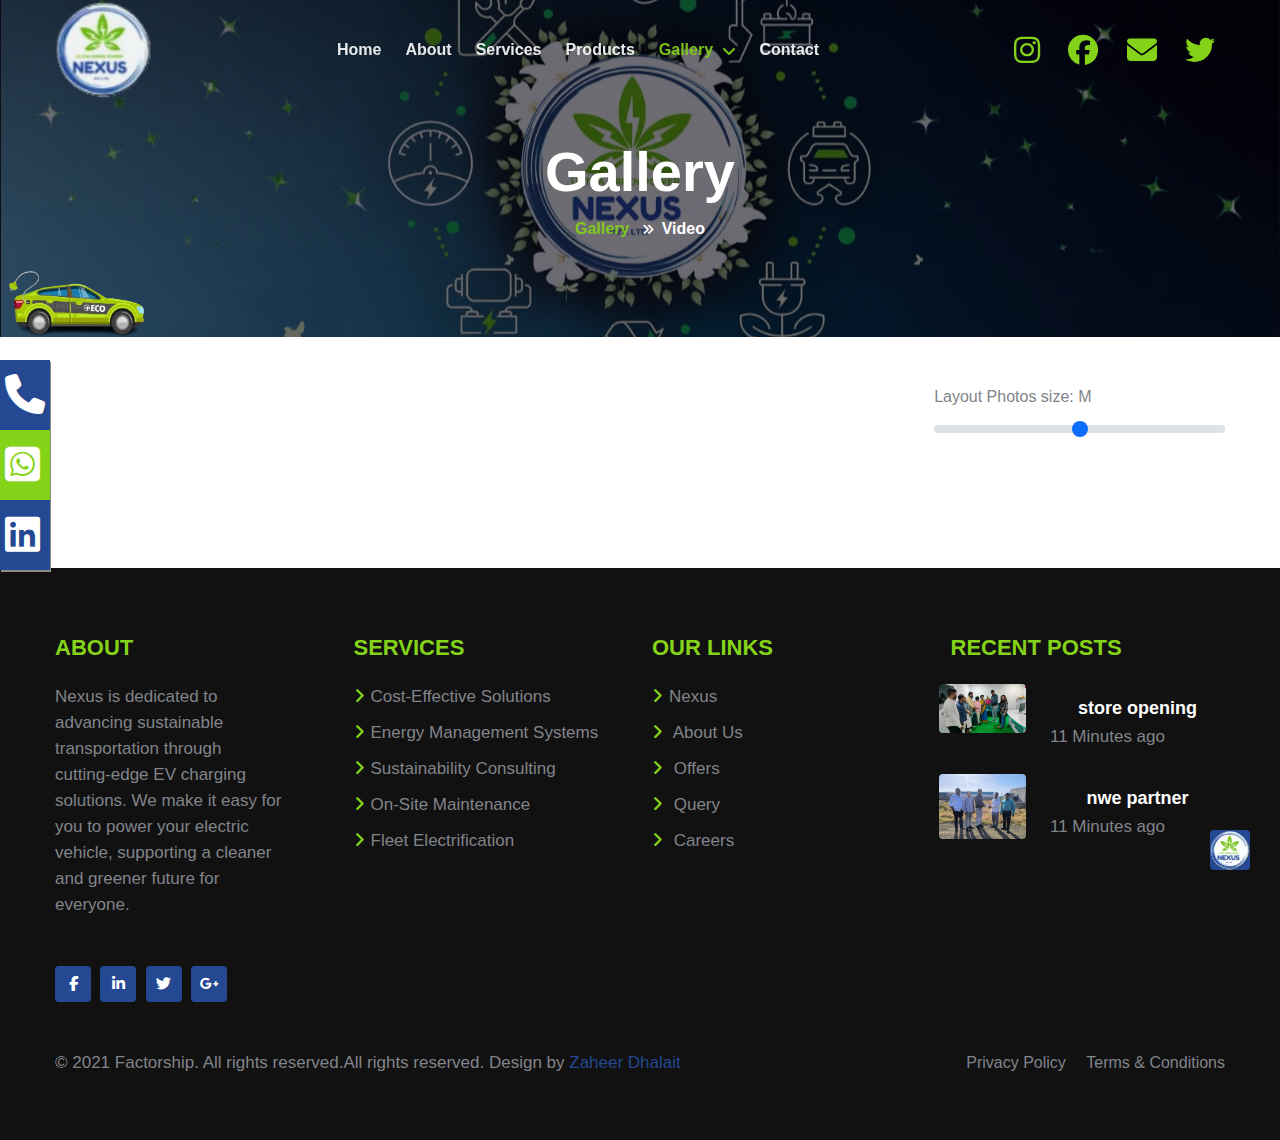
<file: video.html>
<!DOCTYPE html>
<html lang="en">
<head>
    <meta charset="UTF-8">
    <meta name="viewport" content="width=device-width, initial-scale=1.0">
    <title>Document</title>
    <link rel="stylesheet" href="style-starter.css">
    <link rel="stylesheet" href="https://cdnjs.cloudflare.com/ajax/libs/font-awesome/6.6.0/css/all.min.css">
</head>
<body>
    <ul class="ct-socials">
        <li style="background-color: #244892;font-size:40px;padding:5px;">
           <a href="tel:7057472244" target="_blank"><i class="fa fa-phone" style="color:white"></i></a>
       </li>
        <li style="background-color:#85d319;font-size:40px;padding:5px;">
           <a href="https://web.whatsapp.com/" target="_blank"><i class="fa-brands fa-square-whatsapp" style="color: white;"></i></a>
        </li>
        <li style="background-color: #244892;font-size:40px;padding:5px;">
            <a href="tel:7057472244" target="_blank"><i class="fa-brands fa-linkedin" style="color: white;"></i></a>
        </li>
     </ul>
<!--/Header-->
<header id="site-header" class="fixed-top">
    <div class="container">
        <nav class="navbar navbar-expand-lg navbar-light stroke py-lg-0">
            <h1><a class="navbar-brand" href="index.html">
                <span class="sub-color"><img src="logo.png" alt=""></span>
            </a></h1>
            <button class="navbar-toggler collapsed" type="button" data-bs-toggle="collapse" data-bs-target="#navbarScroll" aria-controls="navbarScroll" aria-expanded="false" aria-label="Toggle navigation">
                <span class="navbar-toggler-icon fa icon-expand fa-bars"></span>
                <span class="navbar-toggler-icon fa icon-close fa-times"></span>
            </button>
            <div class="collapse navbar-collapse" id="navbarScroll">
                <ul class="navbar-nav mx-lg-auto my-2 my-lg-0 navbar-nav-scroll">
                    <li class="nav-item">
                        <a class="nav-link " aria-current="page" href="index.html">Home</a>
                    </li>
                    <li class="nav-item">
                        <a class="nav-link" href="about.html">About</a>
                    </li>
                    <li class="nav-item">
                        <a class="nav-link" href="services.html">Services</a>
                    </li>
                    <li class="nav-item">
                        <a class="nav-link" href="product.html">Products</a>
                    </li>
                    
                    <li class="nav-item dropdown">
                        <a class="nav-link active dropdown-toggle" href="#Pages" id="navbarDropdown" role="button" data-bs-toggle="dropdown" aria-expanded="false">
                            Gallery <span class="fa fa-angle-down ms-1"></span>
                        </a>
                        <ul class="dropdown-menu" aria-labelledby="navbarDropdown">
                            <li><a class="dropdown-item pt-2" href="photos.html">Photos</a></li>
                            <li><a class="dropdown-item" href="video.html">Video</a></li>
                        </ul>
                    </li>
                   
                    <li class="nav-item">
                        <a class="nav-link" href="contact.html">Contact</a>
                    </li>
                </ul>
            </div>
            <div style="font-size: 30px;" class="test ">
                <a href="https://www.instagram.com/z4h33r._/"><i class="fa-brands fa-instagram" style="margin: 10px;color: #85d319;"></i></a> 
                 <a href="https://www.facebook.com/farida.naik.731?mibextid=ZbWKwL"><i class="fa-brands fa-facebook" style="margin: 10px;color:#85d319;"></i></a>
                 <a href="zaheerdhalait9@gmail.com"><i class="fa-solid fa-envelope" style="margin: 10px;color:#85d319;"></i></a>
                  <a href="https://x.com/ZaheerDhalait?t=pdHBN4_-LsVoECYdnaoFtw&s=09"><i class="fa-brands fa-twitter" style="margin: 10px;color: #85d319;"></i></a>
                </div>
        </nav>
    </div>
</header>
<!--//Header-->
 <!--/inner-page-->
 <div class="inner-banner py-5">
  <section class="w3l-breadcrumb text-left py-sm-5 ">
      <div class="container">
          <div class="w3breadcrumb-gids">
              <div class="w3breadcrumb-left text-left">
                  <h2 class="inner-w3-title mt-sm-5 mt-4">
                      Gallery </h2>

              </div>
              <div class="w3breadcrumb-right">
                  <ul class="breadcrumbs-custom-path">
                      <li><a href="photos.html">Gallery</a></li>
                      <li class="active"><span class="fas fa-angle-double-right mx-2"></span>Video</li>
                  </ul>
              </div>
          </div>
        </div>
        <div class="running-cycle">
            <div></div>
        </div>

  </section>
</div>
<!--//inner-page-->
    <div class="container py-5">
        <div class="d-flex justify-content-end mb-4">
          <div>
            <label for="range" class="form-label">Layout Photos size: <span id="size">M</span></label>
            <input type="range" class="form-range" id="range" min="1" max="5" value="3">
          </div>
        </div>
      
        <div class="row g-3 justify-content-center">
          <div class="col col-4">
<!--             <div><video src="vedio1.mp4" controls="width: 100%;"></video></div> -->
          </div>
          <div class="col col-4">
<!--             <div><video src="vedio2.mp4" controls="width: 100%;"></video></div> -->
          </div>
          <div class="col col-4">
            <div></div>
          </div>
          <div class="col col-4">
            <div></div>
          </div>
          <div class="col col-4">
            <div></div>
          </div>
          <div class="col col-4">
            <div></div>
          </div>
          <div class="col col-4">
            <div></div>
          </div>
          <div class="col col-4">
            <div></div>
          </div>
          <div class="col col-4">
            <div></div>
          </div>
          <div class="col col-4">
            <div></div>
          </div>
          <div class="col col-4">
            <div></div>
          </div>
        </div>
      </div>

       <!--/footer-9-->
    <footer class="w3l-footer9">
        <section class="footer-inner-main py-5">
            <div class="container py-md-3">
                <div class="right-side">
                    <div class="row footer-hny-grids sub-columns">
                        <div class="col-lg-3 sub-one-left">
                            <h6>About </h6>
                            <p class="footer-phny pe-lg-5">Nexus is dedicated to advancing sustainable transportation through cutting-edge EV charging solutions. We make it easy for you to power your electric vehicle, supporting a cleaner and greener future for everyone.</p>
                            <div class="columns-2 mt-lg-5 mt-4">
                                <ul class="social">
                                    <li><a href="#facebook"><span class="fab fa-facebook-f"></span></a>
                                    </li>
                                    <li><a href="#linkedin"><span class="fab fa-linkedin-in"></span></a>
                                    </li>
                                    <li><a href="#twitter"><span class="fab fa-twitter"></span></a>
                                    </li>
                                    <li><a href="#google"><span class="fab fa-google-plus-g"></span></a>
                                    </li>

                                </ul>
                            </div>
                        </div>
                        <div class="col-lg-3 sub-two-right">
                            <h6>Services</h6>
                            <ul>
                                <li><a href="#processing"><i class="fas fa-angle-right"></i>Cost-Effective Solutions</a>
                                </li>
                                <li><a href="#research"><i class="fas fa-angle-right"></i>Energy Management Systems</a>
                                </li>
                                <li><a href="#metal"><i class="fas fa-angle-right"></i>Sustainability Consulting</a>
                                </li>
                                <li><a href="#gas"><i class="fas fa-angle-right"></i>On-Site Maintenance</a>
                                </li>
                                <li><a href="#work"><i class="fas fa-angle-right"></i>Fleet Electrification</a></li>


                            </ul>
                        </div>
                        <div class="col-lg-3 sub-two-right">
                            <h6>Our Links</h6>
                            <ul>

                                <li><a href="index.html"><i class="fas fa-angle-right"></i>Nexus</a>
                                </li>
                                <li><a href="about.html"><i class="fas fa-angle-right"></i> About Us
                                    </a>
                                </li>
                                <li><a href="services.html"><i class="fas fa-angle-right"></i> Offers
                                    </a></li>
                                <li><a href="contact.html"><i class="fas fa-angle-right"></i> Query
                                    </a></li>
                                <li><a href="#career"><i class="fas fa-angle-right"></i> Careers</a></li>

                            </ul>
                        </div>
                        <div class="col-lg-3 sub-one-left">
                            <h6>Recent Posts </h6>
                            <div class="row fposts-grid-inner mb-4">
                                <div class="col-4 fposts-grid-left ps-0">
                                    <a href="blog-single.html">
                                        <img src="g2.jpg" alt=" " class="img-fluid radius-image">
                                    </a>
                                </div>
                                <div class="col-8 fposts-grid-right">
                                    <h4>
                                        <a href="#home" class="text-bl text-left">store opening</a>
                                    </h4>
                                    <p class="time"> 11 Minutes ago</p>
                                </div>
                            </div>
                            <div class="row fposts-grid-inner mb-4">
                                <div class="col-4 fposts-grid-left ps-0">
                                    <a href="blog-single.html">
                                        <img src="g3.jpg" alt=" " class="img-fluid radius-image">
                                    </a>
                                </div>
                                <div class="col-8 fposts-grid-right">
                                    <h4>
                                        <a href="#home" class="text-bl text-left">nwe partner</a>
                                    </h4>
                                    <p class="time"> 11 Minutes ago</p>
                                </div>
                            </div>

                        </div>
                    </div>
                </div>
                <div class="below-section mt-5">
                    <div class="copyright-footer">
                        <div class="columns text-left">
                            <p>© 2021 Factorship. All rights reserved.All rights reserved. Design by <a href="" target="_blank">
                                    Zaheer Dhalait</a></p>
                        </div>
                        <ul class="footer-w3list text-right">
                            <li><a href="#url">Privacy Policy</a>
                            </li>
                            <li><a href="#url">Terms &amp; Conditions</a>
                            </li>
                        </ul>
                    </div>

                </div>
            </div>
        </section>

        <!-- Js scripts -->
        <!-- move top -->
        <button onclick="topFunction()" id="movetop" title="Go to top">
            <img src="logo.png" alt="" style="width: 100%;">
        </button>
        <script>
            // When the user scrolls down 20px from the top of the document, show the button
            window.onscroll = function() {
                scrollFunction()
            };

            function scrollFunction() {
                if (document.body.scrollTop > 20 || document.documentElement.scrollTop > 20) {
                    document.getElementById("movetop").style.display = "block";
                } else {
                    document.getElementById("movetop").style.display = "none";
                }
            }

            // When the user clicks on the button, scroll to the top of the document
            function topFunction() {
                document.body.scrollTop = 0;
                document.documentElement.scrollTop = 0;
            }

        </script>
        <!-- //move top -->
    </footer>
    <!--//footer-9 -->

    <!-- Template JavaScript -->
    <script src="jquery-3.3.1.min.js"></script>
    <script src="theme-change.js"></script>
    <!--/search-->
    <script src="modernizr.custom.js"></script>
    <script src="classie.js"></script>
    <script src="demo1.js"></script>
    <!--//search-->
    <!-- MENU-JS -->
    <script>
        $(window).on("scroll", function() {
            var scroll = $(window).scrollTop();

            if (scroll >= 80) {
                $("#site-header").addClass("nav-fixed");
            } else {
                $("#site-header").removeClass("nav-fixed");
            }
        });

        //Main navigation Active Class Add Remove
        $(".navbar-toggler").on("click", function() {
            $("header").toggleClass("active");
        });
        $(document).on("ready", function() {
            if ($(window).width() > 991) {
                $("header").removeClass("active");
            }
            $(window).on("resize", function() {
                if ($(window).width() > 991) {
                    $("header").removeClass("active");
                }
            });
        });

    </script>
    <!-- //MENU-JS -->

    <!-- disable body scroll which navbar is in active -->
    <script>
        $(function() {
            $('.navbar-toggler').click(function() {
                $('body').toggleClass('noscroll');
            })
        });

    </script>
    <!-- //disable body scroll which navbar is in active -->
    <!-- //bootstrap -->
    <script src="bootstrap.min.js"></script>

    <script>
        window.onload =  () => {
    let range = document.getElementById("range")
    range.addEventListener("input", function (event) {
      let col_size = event.target.value;
      document.querySelectorAll(".row .col").forEach(col => {
        var size, size_as_text;
        switch (Number(col_size)) {
          case 1:
            size = 2;
            size_as_text = "XS";
            break;
          case 2:
            size = 3;
            size_as_text = "S";
            break;
          case 3:
            size = 4;
            size_as_text = "M";
            break;
          case 4:
            size = 6;
            size_as_text = "L";
            break;
          case 5:
            size = 12;
            size_as_text = "XL";
        }
        col.className = "col col-" + size;
        document.getElementById("size").innerText = size_as_text
      })
    })
  }
    </script>
</body>
</html>
</file>
<file: style-starter.css>
/*--
Author: W3layouts
Author URL: http://w3layouts.com
--*/
@charset "UTF-8";

/*!
 * Bootstrap v5.0.1 (https://getbootstrap.com/)
 * Copyright 2011-2021 The Bootstrap Authors
 * Copyright 2011-2021 Twitter, Inc.
 * Licensed under MIT (https://github.com/twbs/bootstrap/blob/main/LICENSE)
 */
:root {
    --bs-blue: #0d6efd;
    --bs-indigo: #6610f2;
    --bs-purple: #6f42c1 --bs-pink: #d63384;
    --bs-red: #dc3545;
    --bs-orange: #fd7e14;
    --bs-yellow: #ffc107;
    --bs-green: #198754;
    --bs-teal: #20c997;
    --bs-cyan: #0dcaf0;
    --bs-white: #fff;
    --bs-gray: #6c757d;
    --bs-gray-dark: #343a40;
    --bs-primary: #0d6efd;
    --bs-secondary: #6c757d;
    --bs-success: #198754;
    --bs-info: #0dcaf0;
    --bs-warning: #ffc107;
    --bs-danger: #dc3545;
    --bs-light: #f8f9fa;
    --bs-dark: #212529;
    --bs-font-sans-serif: system-ui, -apple-system, "Segoe UI", Roboto, "Helvetica Neue", Arial, "Noto Sans", "Liberation Sans", sans-serif, "Apple Color Emoji", "Segoe UI Emoji", "Segoe UI Symbol", "Noto Color Emoji";
    --bs-font-monospace: SFMono-Regular, Menlo, Monaco, Consolas, "Liberation Mono", "Courier New", monospace;
    --bs-gradient: linear-gradient(180deg, rgba(255, 255, 255, 0.15), rgba(255, 255, 255, 0))
}

*,
::after,
::before {
    box-sizing: border-box
}

@media (prefers-reduced-motion:no-preference) {
    :root {
        scroll-behavior: smooth
    }
}

body {
    margin: 0;
    font-family: 'Source Sans Pro', sans-serif;
    font-size: 1rem;
    font-weight: 400;
    line-height: 1.5;
    color: #212529;
    background-color: #fff;
    -webkit-text-size-adjust: 100%;
    -webkit-tap-highlight-color: transparent
}

hr {
    margin: 1rem 0;
    color: inherit;
    background-color: currentColor;
    border: 0;
    opacity: .25
}

hr:not([size]) {
    height: 1px
}

.h1,
.h2,
.h3,
.h4,
.h5,
.h6,
h1,
h2,
h3,
h4,
h5,
h6 {
    margin-top: 0;
    margin-bottom: .5rem;
    font-weight: 700;
    line-height: 1.2
}

.h1,
h1 {
    font-size: calc(1.375rem + 1.5vw)
}

@media (min-width:1200px) {

    .h1,
    h1 {
        font-size: 2.5rem
    }
}

.h2,
h2 {
    font-size: calc(1.325rem + .9vw)
}

@media (min-width:1200px) {

    .h2,
    h2 {
        font-size: 2rem
    }
}

.h3,
h3 {
    font-size: calc(1.3rem + .6vw)
}

@media (min-width:1200px) {

    .h3,
    h3 {
        font-size: 1.75rem
    }
}

.h4,
h4 {
    font-size: calc(1.275rem + .3vw)
}

@media (min-width:1200px) {

    .h4,
    h4 {
        font-size: 1.5rem
    }
}

.h5,
h5 {
    font-size: 1.25rem
}

.h6,
h6 {
    font-size: 1rem
}

p {
    margin-top: 0;
    margin-bottom: 1rem
}

abbr[data-bs-original-title],
abbr[title] {
    -webkit-text-decoration: underline dotted;
    text-decoration: underline dotted;
    cursor: help;
    -webkit-text-decoration-skip-ink: none;
    text-decoration-skip-ink: none
}

address {
    margin-bottom: 1rem;
    font-style: normal;
    line-height: inherit
}

ol,
ul {
    padding-left: 2rem
}

dl,
ol,
ul {
    margin-top: 0;
    margin-bottom: 1rem
}

ol ol,
ol ul,
ul ol,
ul ul {
    margin-bottom: 0
}

dt {
    font-weight: 700
}

dd {
    margin-bottom: .5rem;
    margin-left: 0
}

blockquote {
    margin: 0 0 1rem
}

b,
strong {
    font-weight: bolder
}

.small,
small {
    font-size: .875em
}

.mark,
mark {
    padding: .2em;
    background-color: #fcf8e3
}

sub,
sup {
    position: relative;
    font-size: .75em;
    line-height: 0;
    vertical-align: baseline
}

sub {
    bottom: -.25em
}

sup {
    top: -.5em
}

a {
    color: #0d6efd;
    text-decoration: underline
}

a:hover {
    color: var(--primary-color);
}

a:not([href]):not([class]),
a:not([href]):not([class]):hover {
    color: inherit;
    text-decoration: none
}

code,
kbd,
pre,
samp {
    font-family: 'Source Sans Pro', sans-serif;
    font-size: 1em;
    direction: ltr;
    unicode-bidi: bidi-override
}

pre {
    display: block;
    margin-top: 0;
    margin-bottom: 1rem;
    overflow: auto;
    font-size: .875em
}

pre code {
    font-size: inherit;
    color: inherit;
    word-break: normal
}

code {
    font-size: .875em;
    color: #d63384;
    word-wrap: break-word
}

a > code {
    color: inherit
}

kbd {
    padding: .2rem .4rem;
    font-size: .875em;
    color: #fff;
    background-color: #212529;
    border-radius: .2rem
}

kbd kbd {
    padding: 0;
    font-size: 1em;
    font-weight: 700
}

figure {
    margin: 0 0 1rem
}

img,
svg {
    vertical-align: middle
}

table {
    caption-side: bottom;
    border-collapse: collapse
}

caption {
    padding-top: .5rem;
    padding-bottom: .5rem;
    color: #6c757d;
    text-align: left
}

th {
    text-align: inherit;
    text-align: -webkit-match-parent
}

tbody,
td,
tfoot,
th,
thead,
tr {
    border-color: inherit;
    border-style: solid;
    border-width: 0
}

label {
    display: inline-block
}

button {
    border-radius: 0
}

button:focus:not(:focus-visible) {
    outline: 0
}

button,
input,
optgroup,
select,
textarea {
    margin: 0;
    font-family: 'Source Sans Pro', sans-serif;
    font-size: inherit;
    line-height: inherit
}

button,
select {
    text-transform: none
}

[role=button] {
    cursor: pointer
}

select {
    word-wrap: normal
}

select:disabled {
    opacity: 1
}

[list]::-webkit-calendar-picker-indicator {
    display: none
}

[type=button],
[type=reset],
[type=submit],
button {
    -webkit-appearance: button
}

[type=button]:not(:disabled),
[type=reset]:not(:disabled),
[type=submit]:not(:disabled),
button:not(:disabled) {
    cursor: pointer
}

::-moz-focus-inner {
    padding: 0;
    border-style: none
}

textarea {
    resize: vertical
}

fieldset {
    min-width: 0;
    padding: 0;
    margin: 0;
    border: 0
}

legend {
    float: left;
    width: 100%;
    padding: 0;
    margin-bottom: .5rem;
    font-size: calc(1.275rem + .3vw);
    line-height: inherit
}

@media (min-width:1200px) {
    legend {
        font-size: 1.5rem
    }
}

legend + * {
    clear: left
}

::-webkit-datetime-edit-day-field,
::-webkit-datetime-edit-fields-wrapper,
::-webkit-datetime-edit-hour-field,
::-webkit-datetime-edit-minute,
::-webkit-datetime-edit-month-field,
::-webkit-datetime-edit-text,
::-webkit-datetime-edit-year-field {
    padding: 0
}

::-webkit-inner-spin-button {
    height: auto
}

[type=search] {
    outline-offset: -2px;
    -webkit-appearance: textfield
}

::-webkit-search-decoration {
    -webkit-appearance: none
}

::-webkit-color-swatch-wrapper {
    padding: 0
}

::file-selector-button {
    font: inherit
}

::-webkit-file-upload-button {
    font: inherit;
    -webkit-appearance: button
}

output {
    display: inline-block
}

iframe {
    border: 0
}

summary {
    display: list-item;
    cursor: pointer
}

progress {
    vertical-align: baseline
}

[hidden] {
    display: none !important
}

.lead {
    font-size: 1.25rem;
    font-weight: 300
}

.display-1 {
    font-size: calc(1.625rem + 4.5vw);
    font-weight: 300;
    line-height: 1.2
}

@media (min-width:1200px) {
    .display-1 {
        font-size: 5rem
    }
}

.display-2 {
    font-size: calc(1.575rem + 3.9vw);
    font-weight: 300;
    line-height: 1.2
}

@media (min-width:1200px) {
    .display-2 {
        font-size: 4.5rem
    }
}

.display-3 {
    font-size: calc(1.525rem + 3.3vw);
    font-weight: 300;
    line-height: 1.2
}

@media (min-width:1200px) {
    .display-3 {
        font-size: 4rem
    }
}

.display-4 {
    font-size: calc(1.475rem + 2.7vw);
    font-weight: 300;
    line-height: 1.2
}

@media (min-width:1200px) {
    .display-4 {
        font-size: 3.5rem
    }
}

.display-5 {
    font-size: calc(1.425rem + 2.1vw);
    font-weight: 300;
    line-height: 1.2
}

@media (min-width:1200px) {
    .display-5 {
        font-size: 3rem
    }
}

.display-6 {
    font-size: calc(1.375rem + 1.5vw);
    font-weight: 300;
    line-height: 1.2
}

@media (min-width:1200px) {
    .display-6 {
        font-size: 2.5rem
    }
}

.list-unstyled {
    padding-left: 0;
    list-style: none
}

.list-inline {
    padding-left: 0;
    list-style: none
}

.list-inline-item {
    display: inline-block
}

.list-inline-item:not(:last-child) {
    margin-right: .5rem
}

.initialism {
    font-size: .875em;
    text-transform: uppercase
}

.blockquote {
    margin-bottom: 1rem;
    font-size: 1.25rem
}

.blockquote > :last-child {
    margin-bottom: 0
}

.blockquote-footer {
    margin-top: -1rem;
    margin-bottom: 1rem;
    font-size: .875em;
    color: #6c757d
}

.blockquote-footer::before {
    content: "— "
}

.img-fluid {
    max-width: 100%;
    height: auto
}

.img-thumbnail {
    padding: .25rem;
    background-color: #fff;
    border: 1px solid #dee2e6;
    border-radius: .25rem;
    max-width: 100%;
    height: auto
}

.figure {
    display: inline-block
}

.figure-img {
    margin-bottom: .5rem;
    line-height: 1
}

.figure-caption {
    font-size: .875em;
    color: #6c757d
}

.container,
.container-fluid,
.container-lg,
.container-md,
.container-sm,
.container-xl,
.container-xxl {
    width: 100%;
    padding-right: var(--bs-gutter-x, .75rem);
    padding-left: var(--bs-gutter-x, .75rem);
    margin-right: auto;
    margin-left: auto
}

@media (min-width:576px) {

    .container,
    .container-sm {
        max-width: 540px
    }
}

@media (min-width:768px) {

    .container,
    .container-md,
    .container-sm {
        max-width: 720px
    }
}

@media (min-width:992px) {

    .container,
    .container-lg,
    .container-md,
    .container-sm {
        max-width: 960px
    }
}

@media (min-width:1200px) {

    .container,
    .container-lg,
    .container-md,
    .container-sm,
    .container-xl {
        max-width: 1140px
    }
}

@media (min-width:1400px) {

    .container,
    .container-lg,
    .container-md,
    .container-sm,
    .container-xl,
    .container-xxl {
        max-width: 1320px
    }
}

.row {
    --bs-gutter-x: 1.5rem;
    --bs-gutter-y: 0;
    display: flex;
    flex-wrap: wrap;
    margin-top: calc(var(--bs-gutter-y) * -1);
    margin-right: calc(var(--bs-gutter-x)/ -2);
    margin-left: calc(var(--bs-gutter-x)/ -2)
}

.row > * {
    flex-shrink: 0;
    width: 100%;
    max-width: 100%;
    padding-right: calc(var(--bs-gutter-x)/ 2);
    padding-left: calc(var(--bs-gutter-x)/ 2);
    margin-top: var(--bs-gutter-y)
}

.col {
    flex: 1 0 0%
}

.row-cols-auto > * {
    flex: 0 0 auto;
    width: auto
}

.row-cols-1 > * {
    flex: 0 0 auto;
    width: 100%
}

.row-cols-2 > * {
    flex: 0 0 auto;
    width: 50%
}

.row-cols-3 > * {
    flex: 0 0 auto;
    width: 33.3333333333%
}

.row-cols-4 > * {
    flex: 0 0 auto;
    width: 25%
}

.row-cols-5 > * {
    flex: 0 0 auto;
    width: 20%
}

.row-cols-6 > * {
    flex: 0 0 auto;
    width: 16.6666666667%
}

.col-auto {
    flex: 0 0 auto;
    width: auto
}

.col-1 {
    flex: 0 0 auto;
    width: 8.3333333333%
}

.col-2 {
    flex: 0 0 auto;
    width: 16.6666666667%
}

.col-3 {
    flex: 0 0 auto;
    width: 25%
}

.col-4 {
    flex: 0 0 auto;
    width: 33.3333333333%
}

.col-5 {
    flex: 0 0 auto;
    width: 41.6666666667%
}

.col-6 {
    flex: 0 0 auto;
    width: 50%
}

.col-7 {
    flex: 0 0 auto;
    width: 58.3333333333%
}

.col-8 {
    flex: 0 0 auto;
    width: 66.6666666667%
}

.col-9 {
    flex: 0 0 auto;
    width: 75%
}

.col-10 {
    flex: 0 0 auto;
    width: 83.3333333333%
}

.col-11 {
    flex: 0 0 auto;
    width: 91.6666666667%
}

.col-12 {
    flex: 0 0 auto;
    width: 100%
}

.offset-1 {
    margin-left: 8.3333333333%
}

.offset-2 {
    margin-left: 16.6666666667%
}

.offset-3 {
    margin-left: 25%
}

.offset-4 {
    margin-left: 33.3333333333%
}

.offset-5 {
    margin-left: 41.6666666667%
}

.offset-6 {
    margin-left: 50%
}

.offset-7 {
    margin-left: 58.3333333333%
}

.offset-8 {
    margin-left: 66.6666666667%
}

.offset-9 {
    margin-left: 75%
}

.offset-10 {
    margin-left: 83.3333333333%
}

.offset-11 {
    margin-left: 91.6666666667%
}

.g-0,
.gx-0 {
    --bs-gutter-x: 0
}

.g-0,
.gy-0 {
    --bs-gutter-y: 0
}

.g-1,
.gx-1 {
    --bs-gutter-x: 0.25rem
}

.g-1,
.gy-1 {
    --bs-gutter-y: 0.25rem
}

.g-2,
.gx-2 {
    --bs-gutter-x: 0.5rem
}

.g-2,
.gy-2 {
    --bs-gutter-y: 0.5rem
}

.g-3,
.gx-3 {
    --bs-gutter-x: 1rem
}

.g-3,
.gy-3 {
    --bs-gutter-y: 1rem
}

.g-4,
.gx-4 {
    --bs-gutter-x: 1.5rem
}

.g-4,
.gy-4 {
    --bs-gutter-y: 1.5rem
}

.g-5,
.gx-5 {
    --bs-gutter-x: 3rem
}

.g-5,
.gy-5 {
    --bs-gutter-y: 3rem
}

@media (min-width:576px) {
    .col-sm {
        flex: 1 0 0%
    }

    .row-cols-sm-auto > * {
        flex: 0 0 auto;
        width: auto
    }

    .row-cols-sm-1 > * {
        flex: 0 0 auto;
        width: 100%
    }

    .row-cols-sm-2 > * {
        flex: 0 0 auto;
        width: 50%
    }

    .row-cols-sm-3 > * {
        flex: 0 0 auto;
        width: 33.3333333333%
    }

    .row-cols-sm-4 > * {
        flex: 0 0 auto;
        width: 25%
    }

    .row-cols-sm-5 > * {
        flex: 0 0 auto;
        width: 20%
    }

    .row-cols-sm-6 > * {
        flex: 0 0 auto;
        width: 16.6666666667%
    }

    .col-sm-auto {
        flex: 0 0 auto;
        width: auto
    }

    .col-sm-1 {
        flex: 0 0 auto;
        width: 8.3333333333%
    }

    .col-sm-2 {
        flex: 0 0 auto;
        width: 16.6666666667%
    }

    .col-sm-3 {
        flex: 0 0 auto;
        width: 25%
    }

    .col-sm-4 {
        flex: 0 0 auto;
        width: 33.3333333333%
    }

    .col-sm-5 {
        flex: 0 0 auto;
        width: 41.6666666667%
    }

    .col-sm-6 {
        flex: 0 0 auto;
        width: 50%
    }

    .col-sm-7 {
        flex: 0 0 auto;
        width: 58.3333333333%
    }

    .col-sm-8 {
        flex: 0 0 auto;
        width: 66.6666666667%
    }

    .col-sm-9 {
        flex: 0 0 auto;
        width: 75%
    }

    .col-sm-10 {
        flex: 0 0 auto;
        width: 83.3333333333%
    }

    .col-sm-11 {
        flex: 0 0 auto;
        width: 91.6666666667%
    }

    .col-sm-12 {
        flex: 0 0 auto;
        width: 100%
    }

    .offset-sm-0 {
        margin-left: 0
    }

    .offset-sm-1 {
        margin-left: 8.3333333333%
    }

    .offset-sm-2 {
        margin-left: 16.6666666667%
    }

    .offset-sm-3 {
        margin-left: 25%
    }

    .offset-sm-4 {
        margin-left: 33.3333333333%
    }

    .offset-sm-5 {
        margin-left: 41.6666666667%
    }

    .offset-sm-6 {
        margin-left: 50%
    }

    .offset-sm-7 {
        margin-left: 58.3333333333%
    }

    .offset-sm-8 {
        margin-left: 66.6666666667%
    }

    .offset-sm-9 {
        margin-left: 75%
    }

    .offset-sm-10 {
        margin-left: 83.3333333333%
    }

    .offset-sm-11 {
        margin-left: 91.6666666667%
    }

    .g-sm-0,
    .gx-sm-0 {
        --bs-gutter-x: 0
    }

    .g-sm-0,
    .gy-sm-0 {
        --bs-gutter-y: 0
    }

    .g-sm-1,
    .gx-sm-1 {
        --bs-gutter-x: 0.25rem
    }

    .g-sm-1,
    .gy-sm-1 {
        --bs-gutter-y: 0.25rem
    }

    .g-sm-2,
    .gx-sm-2 {
        --bs-gutter-x: 0.5rem
    }

    .g-sm-2,
    .gy-sm-2 {
        --bs-gutter-y: 0.5rem
    }

    .g-sm-3,
    .gx-sm-3 {
        --bs-gutter-x: 1rem
    }

    .g-sm-3,
    .gy-sm-3 {
        --bs-gutter-y: 1rem
    }

    .g-sm-4,
    .gx-sm-4 {
        --bs-gutter-x: 1.5rem
    }

    .g-sm-4,
    .gy-sm-4 {
        --bs-gutter-y: 1.5rem
    }

    .g-sm-5,
    .gx-sm-5 {
        --bs-gutter-x: 3rem
    }

    .g-sm-5,
    .gy-sm-5 {
        --bs-gutter-y: 3rem
    }
}

@media (min-width:768px) {
    .col-md {
        flex: 1 0 0%
    }

    .row-cols-md-auto > * {
        flex: 0 0 auto;
        width: auto
    }

    .row-cols-md-1 > * {
        flex: 0 0 auto;
        width: 100%
    }

    .row-cols-md-2 > * {
        flex: 0 0 auto;
        width: 50%
    }

    .row-cols-md-3 > * {
        flex: 0 0 auto;
        width: 33.3333333333%
    }

    .row-cols-md-4 > * {
        flex: 0 0 auto;
        width: 25%
    }

    .row-cols-md-5 > * {
        flex: 0 0 auto;
        width: 20%
    }

    .row-cols-md-6 > * {
        flex: 0 0 auto;
        width: 16.6666666667%
    }

    .col-md-auto {
        flex: 0 0 auto;
        width: auto
    }

    .col-md-1 {
        flex: 0 0 auto;
        width: 8.3333333333%
    }

    .col-md-2 {
        flex: 0 0 auto;
        width: 16.6666666667%
    }

    .col-md-3 {
        flex: 0 0 auto;
        width: 25%
    }

    .col-md-4 {
        flex: 0 0 auto;
        width: 33.3333333333%
    }

    .col-md-5 {
        flex: 0 0 auto;
        width: 41.6666666667%
    }

    .col-md-6 {
        flex: 0 0 auto;
        width: 50%
    }

    .col-md-7 {
        flex: 0 0 auto;
        width: 58.3333333333%
    }

    .col-md-8 {
        flex: 0 0 auto;
        width: 66.6666666667%
    }

    .col-md-9 {
        flex: 0 0 auto;
        width: 75%
    }

    .col-md-10 {
        flex: 0 0 auto;
        width: 83.3333333333%
    }

    .col-md-11 {
        flex: 0 0 auto;
        width: 91.6666666667%
    }

    .col-md-12 {
        flex: 0 0 auto;
        width: 100%
    }

    .offset-md-0 {
        margin-left: 0
    }

    .offset-md-1 {
        margin-left: 8.3333333333%
    }

    .offset-md-2 {
        margin-left: 16.6666666667%
    }

    .offset-md-3 {
        margin-left: 25%
    }

    .offset-md-4 {
        margin-left: 33.3333333333%
    }

    .offset-md-5 {
        margin-left: 41.6666666667%
    }

    .offset-md-6 {
        margin-left: 50%
    }

    .offset-md-7 {
        margin-left: 58.3333333333%
    }

    .offset-md-8 {
        margin-left: 66.6666666667%
    }

    .offset-md-9 {
        margin-left: 75%
    }

    .offset-md-10 {
        margin-left: 83.3333333333%
    }

    .offset-md-11 {
        margin-left: 91.6666666667%
    }

    .g-md-0,
    .gx-md-0 {
        --bs-gutter-x: 0
    }

    .g-md-0,
    .gy-md-0 {
        --bs-gutter-y: 0
    }

    .g-md-1,
    .gx-md-1 {
        --bs-gutter-x: 0.25rem
    }

    .g-md-1,
    .gy-md-1 {
        --bs-gutter-y: 0.25rem
    }

    .g-md-2,
    .gx-md-2 {
        --bs-gutter-x: 0.5rem
    }

    .g-md-2,
    .gy-md-2 {
        --bs-gutter-y: 0.5rem
    }

    .g-md-3,
    .gx-md-3 {
        --bs-gutter-x: 1rem
    }

    .g-md-3,
    .gy-md-3 {
        --bs-gutter-y: 1rem
    }

    .g-md-4,
    .gx-md-4 {
        --bs-gutter-x: 1.5rem
    }

    .g-md-4,
    .gy-md-4 {
        --bs-gutter-y: 1.5rem
    }

    .g-md-5,
    .gx-md-5 {
        --bs-gutter-x: 3rem
    }

    .g-md-5,
    .gy-md-5 {
        --bs-gutter-y: 3rem
    }
}

@media (min-width:992px) {
    .col-lg {
        flex: 1 0 0%
    }

    .row-cols-lg-auto > * {
        flex: 0 0 auto;
        width: auto
    }

    .row-cols-lg-1 > * {
        flex: 0 0 auto;
        width: 100%
    }

    .row-cols-lg-2 > * {
        flex: 0 0 auto;
        width: 50%
    }

    .row-cols-lg-3 > * {
        flex: 0 0 auto;
        width: 33.3333333333%
    }

    .row-cols-lg-4 > * {
        flex: 0 0 auto;
        width: 25%
    }

    .row-cols-lg-5 > * {
        flex: 0 0 auto;
        width: 20%
    }

    .row-cols-lg-6 > * {
        flex: 0 0 auto;
        width: 16.6666666667%
    }

    .col-lg-auto {
        flex: 0 0 auto;
        width: auto
    }

    .col-lg-1 {
        flex: 0 0 auto;
        width: 8.3333333333%
    }

    .col-lg-2 {
        flex: 0 0 auto;
        width: 16.6666666667%
    }

    .col-lg-3 {
        flex: 0 0 auto;
        width: 25%
    }

    .col-lg-4 {
        flex: 0 0 auto;
        width: 33.3333333333%
    }

    .col-lg-5 {
        flex: 0 0 auto;
        width: 41.6666666667%
    }

    .col-lg-6 {
        flex: 0 0 auto;
        width: 50%
    }

    .col-lg-7 {
        flex: 0 0 auto;
        width: 58.3333333333%
    }

    .col-lg-8 {
        flex: 0 0 auto;
        width: 66.6666666667%
    }

    .col-lg-9 {
        flex: 0 0 auto;
        width: 75%
    }

    .col-lg-10 {
        flex: 0 0 auto;
        width: 83.3333333333%
    }

    .col-lg-11 {
        flex: 0 0 auto;
        width: 91.6666666667%
    }

    .col-lg-12 {
        flex: 0 0 auto;
        width: 100%
    }

    .offset-lg-0 {
        margin-left: 0
    }

    .offset-lg-1 {
        margin-left: 8.3333333333%
    }

    .offset-lg-2 {
        margin-left: 16.6666666667%
    }

    .offset-lg-3 {
        margin-left: 25%
    }

    .offset-lg-4 {
        margin-left: 33.3333333333%
    }

    .offset-lg-5 {
        margin-left: 41.6666666667%
    }

    .offset-lg-6 {
        margin-left: 50%
    }

    .offset-lg-7 {
        margin-left: 58.3333333333%
    }

    .offset-lg-8 {
        margin-left: 66.6666666667%
    }

    .offset-lg-9 {
        margin-left: 75%
    }

    .offset-lg-10 {
        margin-left: 83.3333333333%
    }

    .offset-lg-11 {
        margin-left: 91.6666666667%
    }

    .g-lg-0,
    .gx-lg-0 {
        --bs-gutter-x: 0
    }

    .g-lg-0,
    .gy-lg-0 {
        --bs-gutter-y: 0
    }

    .g-lg-1,
    .gx-lg-1 {
        --bs-gutter-x: 0.25rem
    }

    .g-lg-1,
    .gy-lg-1 {
        --bs-gutter-y: 0.25rem
    }

    .g-lg-2,
    .gx-lg-2 {
        --bs-gutter-x: 0.5rem
    }

    .g-lg-2,
    .gy-lg-2 {
        --bs-gutter-y: 0.5rem
    }

    .g-lg-3,
    .gx-lg-3 {
        --bs-gutter-x: 1rem
    }

    .g-lg-3,
    .gy-lg-3 {
        --bs-gutter-y: 1rem
    }

    .g-lg-4,
    .gx-lg-4 {
        --bs-gutter-x: 1.5rem
    }

    .g-lg-4,
    .gy-lg-4 {
        --bs-gutter-y: 1.5rem
    }

    .g-lg-5,
    .gx-lg-5 {
        --bs-gutter-x: 3rem
    }

    .g-lg-5,
    .gy-lg-5 {
        --bs-gutter-y: 3rem
    }
}

@media (min-width:1200px) {
    .col-xl {
        flex: 1 0 0%
    }

    .row-cols-xl-auto > * {
        flex: 0 0 auto;
        width: auto
    }

    .row-cols-xl-1 > * {
        flex: 0 0 auto;
        width: 100%
    }

    .row-cols-xl-2 > * {
        flex: 0 0 auto;
        width: 50%
    }

    .row-cols-xl-3 > * {
        flex: 0 0 auto;
        width: 33.3333333333%
    }

    .row-cols-xl-4 > * {
        flex: 0 0 auto;
        width: 25%
    }

    .row-cols-xl-5 > * {
        flex: 0 0 auto;
        width: 20%
    }

    .row-cols-xl-6 > * {
        flex: 0 0 auto;
        width: 16.6666666667%
    }

    .col-xl-auto {
        flex: 0 0 auto;
        width: auto
    }

    .col-xl-1 {
        flex: 0 0 auto;
        width: 8.3333333333%
    }

    .col-xl-2 {
        flex: 0 0 auto;
        width: 16.6666666667%
    }

    .col-xl-3 {
        flex: 0 0 auto;
        width: 25%
    }

    .col-xl-4 {
        flex: 0 0 auto;
        width: 33.3333333333%
    }

    .col-xl-5 {
        flex: 0 0 auto;
        width: 41.6666666667%
    }

    .col-xl-6 {
        flex: 0 0 auto;
        width: 50%
    }

    .col-xl-7 {
        flex: 0 0 auto;
        width: 58.3333333333%
    }

    .col-xl-8 {
        flex: 0 0 auto;
        width: 66.6666666667%
    }

    .col-xl-9 {
        flex: 0 0 auto;
        width: 75%
    }

    .col-xl-10 {
        flex: 0 0 auto;
        width: 83.3333333333%
    }

    .col-xl-11 {
        flex: 0 0 auto;
        width: 91.6666666667%
    }

    .col-xl-12 {
        flex: 0 0 auto;
        width: 100%
    }

    .offset-xl-0 {
        margin-left: 0
    }

    .offset-xl-1 {
        margin-left: 8.3333333333%
    }

    .offset-xl-2 {
        margin-left: 16.6666666667%
    }

    .offset-xl-3 {
        margin-left: 25%
    }

    .offset-xl-4 {
        margin-left: 33.3333333333%
    }

    .offset-xl-5 {
        margin-left: 41.6666666667%
    }

    .offset-xl-6 {
        margin-left: 50%
    }

    .offset-xl-7 {
        margin-left: 58.3333333333%
    }

    .offset-xl-8 {
        margin-left: 66.6666666667%
    }

    .offset-xl-9 {
        margin-left: 75%
    }

    .offset-xl-10 {
        margin-left: 83.3333333333%
    }

    .offset-xl-11 {
        margin-left: 91.6666666667%
    }

    .g-xl-0,
    .gx-xl-0 {
        --bs-gutter-x: 0
    }

    .g-xl-0,
    .gy-xl-0 {
        --bs-gutter-y: 0
    }

    .g-xl-1,
    .gx-xl-1 {
        --bs-gutter-x: 0.25rem
    }

    .g-xl-1,
    .gy-xl-1 {
        --bs-gutter-y: 0.25rem
    }

    .g-xl-2,
    .gx-xl-2 {
        --bs-gutter-x: 0.5rem
    }

    .g-xl-2,
    .gy-xl-2 {
        --bs-gutter-y: 0.5rem
    }

    .g-xl-3,
    .gx-xl-3 {
        --bs-gutter-x: 1rem
    }

    .g-xl-3,
    .gy-xl-3 {
        --bs-gutter-y: 1rem
    }

    .g-xl-4,
    .gx-xl-4 {
        --bs-gutter-x: 1.5rem
    }

    .g-xl-4,
    .gy-xl-4 {
        --bs-gutter-y: 1.5rem
    }

    .g-xl-5,
    .gx-xl-5 {
        --bs-gutter-x: 3rem
    }

    .g-xl-5,
    .gy-xl-5 {
        --bs-gutter-y: 3rem
    }
}

@media (min-width:1400px) {
    .col-xxl {
        flex: 1 0 0%
    }

    .row-cols-xxl-auto > * {
        flex: 0 0 auto;
        width: auto
    }

    .row-cols-xxl-1 > * {
        flex: 0 0 auto;
        width: 100%
    }

    .row-cols-xxl-2 > * {
        flex: 0 0 auto;
        width: 50%
    }

    .row-cols-xxl-3 > * {
        flex: 0 0 auto;
        width: 33.3333333333%
    }

    .row-cols-xxl-4 > * {
        flex: 0 0 auto;
        width: 25%
    }

    .row-cols-xxl-5 > * {
        flex: 0 0 auto;
        width: 20%
    }

    .row-cols-xxl-6 > * {
        flex: 0 0 auto;
        width: 16.6666666667%
    }

    .col-xxl-auto {
        flex: 0 0 auto;
        width: auto
    }

    .col-xxl-1 {
        flex: 0 0 auto;
        width: 8.3333333333%
    }

    .col-xxl-2 {
        flex: 0 0 auto;
        width: 16.6666666667%
    }

    .col-xxl-3 {
        flex: 0 0 auto;
        width: 25%
    }

    .col-xxl-4 {
        flex: 0 0 auto;
        width: 33.3333333333%
    }

    .col-xxl-5 {
        flex: 0 0 auto;
        width: 41.6666666667%
    }

    .col-xxl-6 {
        flex: 0 0 auto;
        width: 50%
    }

    .col-xxl-7 {
        flex: 0 0 auto;
        width: 58.3333333333%
    }

    .col-xxl-8 {
        flex: 0 0 auto;
        width: 66.6666666667%
    }

    .col-xxl-9 {
        flex: 0 0 auto;
        width: 75%
    }

    .col-xxl-10 {
        flex: 0 0 auto;
        width: 83.3333333333%
    }

    .col-xxl-11 {
        flex: 0 0 auto;
        width: 91.6666666667%
    }

    .col-xxl-12 {
        flex: 0 0 auto;
        width: 100%
    }

    .offset-xxl-0 {
        margin-left: 0
    }

    .offset-xxl-1 {
        margin-left: 8.3333333333%
    }

    .offset-xxl-2 {
        margin-left: 16.6666666667%
    }

    .offset-xxl-3 {
        margin-left: 25%
    }

    .offset-xxl-4 {
        margin-left: 33.3333333333%
    }

    .offset-xxl-5 {
        margin-left: 41.6666666667%
    }

    .offset-xxl-6 {
        margin-left: 50%
    }

    .offset-xxl-7 {
        margin-left: 58.3333333333%
    }

    .offset-xxl-8 {
        margin-left: 66.6666666667%
    }

    .offset-xxl-9 {
        margin-left: 75%
    }

    .offset-xxl-10 {
        margin-left: 83.3333333333%
    }

    .offset-xxl-11 {
        margin-left: 91.6666666667%
    }

    .g-xxl-0,
    .gx-xxl-0 {
        --bs-gutter-x: 0
    }

    .g-xxl-0,
    .gy-xxl-0 {
        --bs-gutter-y: 0
    }

    .g-xxl-1,
    .gx-xxl-1 {
        --bs-gutter-x: 0.25rem
    }

    .g-xxl-1,
    .gy-xxl-1 {
        --bs-gutter-y: 0.25rem
    }

    .g-xxl-2,
    .gx-xxl-2 {
        --bs-gutter-x: 0.5rem
    }

    .g-xxl-2,
    .gy-xxl-2 {
        --bs-gutter-y: 0.5rem
    }

    .g-xxl-3,
    .gx-xxl-3 {
        --bs-gutter-x: 1rem
    }

    .g-xxl-3,
    .gy-xxl-3 {
        --bs-gutter-y: 1rem
    }

    .g-xxl-4,
    .gx-xxl-4 {
        --bs-gutter-x: 1.5rem
    }

    .g-xxl-4,
    .gy-xxl-4 {
        --bs-gutter-y: 1.5rem
    }

    .g-xxl-5,
    .gx-xxl-5 {
        --bs-gutter-x: 3rem
    }

    .g-xxl-5,
    .gy-xxl-5 {
        --bs-gutter-y: 3rem
    }
}

.table {
    --bs-table-bg: transparent;
    --bs-table-accent-bg: transparent;
    --bs-table-striped-color: #212529;
    --bs-table-striped-bg: rgba(0, 0, 0, 0.05);
    --bs-table-active-color: #212529;
    --bs-table-active-bg: rgba(0, 0, 0, 0.1);
    --bs-table-hover-color: #212529;
    --bs-table-hover-bg: rgba(0, 0, 0, 0.075);
    width: 100%;
    margin-bottom: 1rem;
    color: #212529;
    vertical-align: top;
    border-color: #dee2e6
}

.table > :not(caption) > * > * {
    padding: .5rem .5rem;
    background-color: var(--bs-table-bg);
    border-bottom-width: 1px;
    box-shadow: inset 0 0 0 9999px var(--bs-table-accent-bg)
}

.table > tbody {
    vertical-align: inherit
}

.table > thead {
    vertical-align: bottom
}

.table > :not(:last-child) > :last-child > * {
    border-bottom-color: currentColor
}

.caption-top {
    caption-side: top
}

.table-sm > :not(caption) > * > * {
    padding: .25rem .25rem
}

.table-bordered > :not(caption) > * {
    border-width: 1px 0
}

.table-bordered > :not(caption) > * > * {
    border-width: 0 1px
}

.table-borderless > :not(caption) > * > * {
    border-bottom-width: 0
}

.table-striped > tbody > tr:nth-of-type(odd) {
    --bs-table-accent-bg: var(--bs-table-striped-bg);
    color: var(--bs-table-striped-color)
}

.table-active {
    --bs-table-accent-bg: var(--bs-table-active-bg);
    color: var(--bs-table-active-color)
}

.table-hover > tbody > tr:hover {
    --bs-table-accent-bg: var(--bs-table-hover-bg);
    color: var(--bs-table-hover-color)
}

.table-primary {
    --bs-table-bg: #cfe2ff;
    --bs-table-striped-bg: #c5d7f2;
    --bs-table-striped-color: #000;
    --bs-table-active-bg: #bacbe6;
    --bs-table-active-color: #000;
    --bs-table-hover-bg: #bfd1ec;
    --bs-table-hover-color: #000;
    color: #000;
    border-color: #bacbe6
}

.table-secondary {
    --bs-table-bg: #e2e3e5;
    --bs-table-striped-bg: #d7d8da;
    --bs-table-striped-color: #000;
    --bs-table-active-bg: #cbccce;
    --bs-table-active-color: #000;
    --bs-table-hover-bg: #d1d2d4;
    --bs-table-hover-color: #000;
    color: #000;
    border-color: #cbccce
}

.table-success {
    --bs-table-bg: #d1e7dd;
    --bs-table-striped-bg: #c7dbd2;
    --bs-table-striped-color: #000;
    --bs-table-active-bg: #bcd0c7;
    --bs-table-active-color: #000;
    --bs-table-hover-bg: #c1d6cc;
    --bs-table-hover-color: #000;
    color: #000;
    border-color: #bcd0c7
}

.table-info {
    --bs-table-bg: #cff4fc;
    --bs-table-striped-bg: #c5e8ef;
    --bs-table-striped-color: #000;
    --bs-table-active-bg: #badce3;
    --bs-table-active-color: #000;
    --bs-table-hover-bg: #bfe2e9;
    --bs-table-hover-color: #000;
    color: #000;
    border-color: #badce3
}

.table-warning {
    --bs-table-bg: #fff3cd;
    --bs-table-striped-bg: #f2e7c3;
    --bs-table-striped-color: #000;
    --bs-table-active-bg: #e6dbb9;
    --bs-table-active-color: #000;
    --bs-table-hover-bg: #ece1be;
    --bs-table-hover-color: #000;
    color: #000;
    border-color: #e6dbb9
}

.table-danger {
    --bs-table-bg: #f8d7da;
    --bs-table-striped-bg: #eccccf;
    --bs-table-striped-color: #000;
    --bs-table-active-bg: #dfc2c4;
    --bs-table-active-color: #000;
    --bs-table-hover-bg: #e5c7ca;
    --bs-table-hover-color: #000;
    color: #000;
    border-color: #dfc2c4
}

.table-light {
    --bs-table-bg: #f8f9fa;
    --bs-table-striped-bg: #ecedee;
    --bs-table-striped-color: #000;
    --bs-table-active-bg: #dfe0e1;
    --bs-table-active-color: #000;
    --bs-table-hover-bg: #e5e6e7;
    --bs-table-hover-color: #000;
    color: #000;
    border-color: #dfe0e1
}

.table-dark {
    --bs-table-bg: #212529;
    --bs-table-striped-bg: #2c3034;
    --bs-table-striped-color: #fff;
    --bs-table-active-bg: #373b3e;
    --bs-table-active-color: #fff;
    --bs-table-hover-bg: #323539;
    --bs-table-hover-color: #fff;
    color: #fff;
    border-color: #373b3e
}

.table-responsive {
    overflow-x: auto;
    -webkit-overflow-scrolling: touch
}

@media (max-width:575.98px) {
    .table-responsive-sm {
        overflow-x: auto;
        -webkit-overflow-scrolling: touch
    }
}

@media (max-width:767.98px) {
    .table-responsive-md {
        overflow-x: auto;
        -webkit-overflow-scrolling: touch
    }
}

@media (max-width:991.98px) {
    .table-responsive-lg {
        overflow-x: auto;
        -webkit-overflow-scrolling: touch
    }
}

@media (max-width:1199.98px) {
    .table-responsive-xl {
        overflow-x: auto;
        -webkit-overflow-scrolling: touch
    }
}

@media (max-width:1399.98px) {
    .table-responsive-xxl {
        overflow-x: auto;
        -webkit-overflow-scrolling: touch
    }
}

.form-label {
    margin-bottom: .5rem
}

.col-form-label {
    padding-top: calc(.375rem + 1px);
    padding-bottom: calc(.375rem + 1px);
    margin-bottom: 0;
    font-size: inherit;
    line-height: 1.5
}

.col-form-label-lg {
    padding-top: calc(.5rem + 1px);
    padding-bottom: calc(.5rem + 1px);
    font-size: 1.25rem
}

.col-form-label-sm {
    padding-top: calc(.25rem + 1px);
    padding-bottom: calc(.25rem + 1px);
    font-size: .875rem
}

.form-text {
    margin-top: .25rem;
    font-size: .875em;
    color: #6c757d
}

.form-control {
    display: block;
    width: 100%;
    padding: .375rem .75rem;
    font-size: 1rem;
    font-weight: 400;
    line-height: 1.5;
    color: #212529;
    background-color: #fff;
    background-clip: padding-box;
    border: 1px solid #ced4da;
    -webkit-appearance: none;
    -moz-appearance: none;
    appearance: none;
    border-radius: .25rem;
    transition: border-color .15s ease-in-out, box-shadow .15s ease-in-out
}

@media (prefers-reduced-motion:reduce) {
    .form-control {
        transition: none
    }
}

.form-control[type=file] {
    overflow: hidden
}

.form-control[type=file]:not(:disabled):not([readonly]) {
    cursor: pointer
}

.form-control:focus {
    color: #212529;
    background-color: #fff;
    border: 1px solid var(--primary-color);
    outline: 0;
    box-shadow: none;
}

.form-control::-webkit-date-and-time-value {
    height: 1.5em
}

.form-control::-moz-placeholder {
    color: #6c757d;
    opacity: 1
}

.form-control::placeholder {
    color: #6c757d;
    opacity: 1
}

.form-control:disabled,
.form-control[readonly] {
    background-color: #e9ecef;
    opacity: 1
}

.form-control::file-selector-button {
    padding: .375rem .75rem;
    margin: -.375rem -.75rem;
    -webkit-margin-end: .75rem;
    margin-inline-end: .75rem;
    color: #212529;
    background-color: #e9ecef;
    pointer-events: none;
    border-color: inherit;
    border-style: solid;
    border-width: 0;
    border-inline-end-width: 1px;
    border-radius: 0;
    transition: color .15s ease-in-out, background-color .15s ease-in-out, border-color .15s ease-in-out, box-shadow .15s ease-in-out
}

@media (prefers-reduced-motion:reduce) {
    .form-control::file-selector-button {
        transition: none
    }
}

.form-control:hover:not(:disabled):not([readonly])::file-selector-button {
    background-color: #dde0e3
}

.form-control::-webkit-file-upload-button {
    padding: .375rem .75rem;
    margin: -.375rem -.75rem;
    -webkit-margin-end: .75rem;
    margin-inline-end: .75rem;
    color: #212529;
    background-color: #e9ecef;
    pointer-events: none;
    border-color: inherit;
    border-style: solid;
    border-width: 0;
    border-inline-end-width: 1px;
    border-radius: 0;
    -webkit-transition: color .15s ease-in-out, background-color .15s ease-in-out, border-color .15s ease-in-out, box-shadow .15s ease-in-out;
    transition: color .15s ease-in-out, background-color .15s ease-in-out, border-color .15s ease-in-out, box-shadow .15s ease-in-out
}

@media (prefers-reduced-motion:reduce) {
    .form-control::-webkit-file-upload-button {
        -webkit-transition: none;
        transition: none
    }
}

.form-control:hover:not(:disabled):not([readonly])::-webkit-file-upload-button {
    background-color: #dde0e3
}

.form-control-plaintext {
    display: block;
    width: 100%;
    padding: .375rem 0;
    margin-bottom: 0;
    line-height: 1.5;
    color: #212529;
    background-color: transparent;
    border: solid transparent;
    border-width: 1px 0
}

.form-control-plaintext.form-control-lg,
.form-control-plaintext.form-control-sm {
    padding-right: 0;
    padding-left: 0
}

.form-control-sm {
    min-height: calc(1.5em + .5rem + 2px);
    padding: .25rem .5rem;
    font-size: .875rem;
    border-radius: .2rem
}

.form-control-sm::file-selector-button {
    padding: .25rem .5rem;
    margin: -.25rem -.5rem;
    -webkit-margin-end: .5rem;
    margin-inline-end: .5rem
}

.form-control-sm::-webkit-file-upload-button {
    padding: .25rem .5rem;
    margin: -.25rem -.5rem;
    -webkit-margin-end: .5rem;
    margin-inline-end: .5rem
}

.form-control-lg {
    min-height: calc(1.5em + 1rem + 2px);
    padding: .5rem 1rem;
    font-size: 1.25rem;
    border-radius: .3rem
}

.form-control-lg::file-selector-button {
    padding: .5rem 1rem;
    margin: -.5rem -1rem;
    -webkit-margin-end: 1rem;
    margin-inline-end: 1rem
}

.form-control-lg::-webkit-file-upload-button {
    padding: .5rem 1rem;
    margin: -.5rem -1rem;
    -webkit-margin-end: 1rem;
    margin-inline-end: 1rem
}

textarea.form-control {
    min-height: calc(1.5em + .75rem + 2px)
}

textarea.form-control-sm {
    min-height: calc(1.5em + .5rem + 2px)
}

textarea.form-control-lg {
    min-height: calc(1.5em + 1rem + 2px)
}

.form-control-color {
    max-width: 3rem;
    height: auto;
    padding: .375rem
}

.form-control-color:not(:disabled):not([readonly]) {
    cursor: pointer
}

.form-control-color::-moz-color-swatch {
    height: 1.5em;
    border-radius: .25rem
}

.form-control-color::-webkit-color-swatch {
    height: 1.5em;
    border-radius: .25rem
}

.form-select {
    display: block;
    width: 100%;
    padding: .375rem 2.25rem .375rem .75rem;
    font-size: 1rem;
    font-weight: 400;
    line-height: 1.5;
    color: #212529;
    background-color: #fff;
    background-image: url("data:image/svg+xml,%3csvg xmlns='http://www.w3.org/2000/svg' viewBox='0 0 16 16'%3e%3cpath fill='none' stroke='%23343a40' stroke-linecap='round' stroke-linejoin='round' stroke-width='2' d='M2 5l6 6 6-6'/%3e%3c/svg%3e");
    background-repeat: no-repeat;
    background-position: right .75rem center;
    background-size: 16px 12px;
    border: 1px solid #ced4da;
    border-radius: .25rem;
    -webkit-appearance: none;
    -moz-appearance: none;
    appearance: none
}

.form-select:focus {
    border-color: #86b7fe;
    outline: 0;
    box-shadow: 0 0 0 .25rem rgba(13, 110, 253, .25)
}

.form-select[multiple],
.form-select[size]:not([size="1"]) {
    padding-right: .75rem;
    background-image: none
}

.form-select:disabled {
    background-color: #e9ecef
}

.form-select:-moz-focusring {
    color: transparent;
    text-shadow: 0 0 0 #212529
}

.form-select-sm {
    padding-top: .25rem;
    padding-bottom: .25rem;
    padding-left: .5rem;
    font-size: .875rem
}

.form-select-lg {
    padding-top: .5rem;
    padding-bottom: .5rem;
    padding-left: 1rem;
    font-size: 1.25rem
}

.form-check {
    display: block;
    min-height: 1.5rem;
    padding-left: 1.5em;
    margin-bottom: .125rem
}

.form-check .form-check-input {
    float: left;
    margin-left: -1.5em
}

.form-check-input {
    width: 1em;
    height: 1em;
    margin-top: .25em;
    vertical-align: top;
    background-color: #fff;
    background-repeat: no-repeat;
    background-position: center;
    background-size: contain;
    border: 1px solid rgba(0, 0, 0, .25);
    -webkit-appearance: none;
    -moz-appearance: none;
    appearance: none;
    -webkit-print-color-adjust: exact;
    color-adjust: exact
}

.form-check-input[type=checkbox] {
    border-radius: .25em
}

.form-check-input[type=radio] {
    border-radius: 50%
}

.form-check-input:active {
    filter: brightness(90%)
}

.form-check-input:focus {
    border-color: #86b7fe;
    outline: 0;
    box-shadow: 0 0 0 .25rem rgba(13, 110, 253, .25)
}

.form-check-input:checked {
    background-color: #0d6efd;
    border-color: #0d6efd
}

.form-check-input:checked[type=checkbox] {
    background-image: url("data:image/svg+xml,%3csvg xmlns='http://www.w3.org/2000/svg' viewBox='0 0 20 20'%3e%3cpath fill='none' stroke='%23fff' stroke-linecap='round' stroke-linejoin='round' stroke-width='3' d='M6 10l3 3l6-6'/%3e%3c/svg%3e")
}

.form-check-input:checked[type=radio] {
    background-image: url("data:image/svg+xml,%3csvg xmlns='http://www.w3.org/2000/svg' viewBox='-4 -4 8 8'%3e%3ccircle r='2' fill='%23fff'/%3e%3c/svg%3e")
}

.form-check-input[type=checkbox]:indeterminate {
    background-color: #0d6efd;
    border-color: #0d6efd;
    background-image: url("data:image/svg+xml,%3csvg xmlns='http://www.w3.org/2000/svg' viewBox='0 0 20 20'%3e%3cpath fill='none' stroke='%23fff' stroke-linecap='round' stroke-linejoin='round' stroke-width='3' d='M6 10h8'/%3e%3c/svg%3e")
}

.form-check-input:disabled {
    pointer-events: none;
    filter: none;
    opacity: .5
}

.form-check-input:disabled ~ .form-check-label,
.form-check-input[disabled] ~ .form-check-label {
    opacity: .5
}

.form-switch {
    padding-left: 2.5em
}

.form-switch .form-check-input {
    width: 2em;
    margin-left: -2.5em;
    background-image: url("data:image/svg+xml,%3csvg xmlns='http://www.w3.org/2000/svg' viewBox='-4 -4 8 8'%3e%3ccircle r='3' fill='rgba%280, 0, 0, 0.25%29'/%3e%3c/svg%3e");
    background-position: left center;
    border-radius: 2em;
    transition: background-position .15s ease-in-out
}

@media (prefers-reduced-motion:reduce) {
    .form-switch .form-check-input {
        transition: none
    }
}

.form-switch .form-check-input:focus {
    background-image: url("data:image/svg+xml,%3csvg xmlns='http://www.w3.org/2000/svg' viewBox='-4 -4 8 8'%3e%3ccircle r='3' fill='%2386b7fe'/%3e%3c/svg%3e")
}

.form-switch .form-check-input:checked {
    background-position: right center;
    background-image: url("data:image/svg+xml,%3csvg xmlns='http://www.w3.org/2000/svg' viewBox='-4 -4 8 8'%3e%3ccircle r='3' fill='%23fff'/%3e%3c/svg%3e")
}

.form-check-inline {
    display: inline-block;
    margin-right: 1rem
}

.btn-check {
    position: absolute;
    clip: rect(0, 0, 0, 0);
    pointer-events: none
}

.btn-check:disabled + .btn,
.btn-check[disabled] + .btn {
    pointer-events: none;
    filter: none;
    opacity: .65
}

.form-range {
    width: 100%;
    height: 1.5rem;
    padding: 0;
    background-color: transparent;
    -webkit-appearance: none;
    -moz-appearance: none;
    appearance: none
}

.form-range:focus {
    outline: 0
}

.form-range:focus::-webkit-slider-thumb {
    box-shadow: 0 0 0 1px #fff, 0 0 0 .25rem rgba(13, 110, 253, .25)
}

.form-range:focus::-moz-range-thumb {
    box-shadow: 0 0 0 1px #fff, 0 0 0 .25rem rgba(13, 110, 253, .25)
}

.form-range::-moz-focus-outer {
    border: 0
}

.form-range::-webkit-slider-thumb {
    width: 1rem;
    height: 1rem;
    margin-top: -.25rem;
    background-color: #0d6efd;
    border: 0;
    border-radius: 1rem;
    -webkit-transition: background-color .15s ease-in-out, border-color .15s ease-in-out, box-shadow .15s ease-in-out;
    transition: background-color .15s ease-in-out, border-color .15s ease-in-out, box-shadow .15s ease-in-out;
    -webkit-appearance: none;
    appearance: none
}

@media (prefers-reduced-motion:reduce) {
    .form-range::-webkit-slider-thumb {
        -webkit-transition: none;
        transition: none
    }
}

.form-range::-webkit-slider-thumb:active {
    background-color: #b6d4fe
}

.form-range::-webkit-slider-runnable-track {
    width: 100%;
    height: .5rem;
    color: transparent;
    cursor: pointer;
    background-color: #dee2e6;
    border-color: transparent;
    border-radius: 1rem
}

.form-range::-moz-range-thumb {
    width: 1rem;
    height: 1rem;
    background-color: #0d6efd;
    border: 0;
    border-radius: 1rem;
    -moz-transition: background-color .15s ease-in-out, border-color .15s ease-in-out, box-shadow .15s ease-in-out;
    transition: background-color .15s ease-in-out, border-color .15s ease-in-out, box-shadow .15s ease-in-out;
    -moz-appearance: none;
    appearance: none
}

@media (prefers-reduced-motion:reduce) {
    .form-range::-moz-range-thumb {
        -moz-transition: none;
        transition: none
    }
}

.form-range::-moz-range-thumb:active {
    background-color: #b6d4fe
}

.form-range::-moz-range-track {
    width: 100%;
    height: .5rem;
    color: transparent;
    cursor: pointer;
    background-color: #dee2e6;
    border-color: transparent;
    border-radius: 1rem
}

.form-range:disabled {
    pointer-events: none
}

.form-range:disabled::-webkit-slider-thumb {
    background-color: #adb5bd
}

.form-range:disabled::-moz-range-thumb {
    background-color: #adb5bd
}

.form-floating {
    position: relative
}

.form-floating > .form-control,
.form-floating > .form-select {
    height: calc(3.5rem + 2px);
    padding: 1rem .75rem
}

.form-floating > label {
    position: absolute;
    top: 0;
    left: 0;
    height: 100%;
    padding: 1rem .75rem;
    pointer-events: none;
    border: 1px solid transparent;
    transform-origin: 0 0;
    transition: opacity .1s ease-in-out, transform .1s ease-in-out
}

@media (prefers-reduced-motion:reduce) {
    .form-floating > label {
        transition: none
    }
}

.form-floating > .form-control::-moz-placeholder {
    color: transparent
}

.form-floating > .form-control::placeholder {
    color: transparent
}

.form-floating > .form-control:not(:-moz-placeholder-shown) {
    padding-top: 1.625rem;
    padding-bottom: .625rem
}

.form-floating > .form-control:focus,
.form-floating > .form-control:not(:placeholder-shown) {
    padding-top: 1.625rem;
    padding-bottom: .625rem
}

.form-floating > .form-control:-webkit-autofill {
    padding-top: 1.625rem;
    padding-bottom: .625rem
}

.form-floating > .form-select {
    padding-top: 1.625rem;
    padding-bottom: .625rem
}

.form-floating > .form-control:not(:-moz-placeholder-shown) ~ label {
    opacity: .65;
    transform: scale(.85) translateY(-.5rem) translateX(.15rem)
}

.form-floating > .form-control:focus ~ label,
.form-floating > .form-control:not(:placeholder-shown) ~ label,
.form-floating > .form-select ~ label {
    opacity: .65;
    transform: scale(.85) translateY(-.5rem) translateX(.15rem)
}

.form-floating > .form-control:-webkit-autofill ~ label {
    opacity: .65;
    transform: scale(.85) translateY(-.5rem) translateX(.15rem)
}

.input-group {
    position: relative;
    display: flex;
    flex-wrap: wrap;
    align-items: stretch;
    width: 100%
}

.input-group > .form-control,
.input-group > .form-select {
    position: relative;
    flex: 1 1 auto;
    width: 1%;
    min-width: 0
}

.input-group > .form-control:focus,
.input-group > .form-select:focus {
    z-index: 3
}

.input-group .btn {
    position: relative;
    z-index: 2
}

.input-group .btn:focus {
    z-index: 3
}

.input-group-text {
    display: flex;
    align-items: center;
    padding: .375rem .75rem;
    font-size: 1rem;
    font-weight: 400;
    line-height: 1.5;
    color: #212529;
    text-align: center;
    white-space: nowrap;
    background-color: #e9ecef;
    border: 1px solid #ced4da;
    border-radius: .25rem
}

.input-group-lg > .btn,
.input-group-lg > .form-control,
.input-group-lg > .form-select,
.input-group-lg > .input-group-text {
    padding: .5rem 1rem;
    font-size: 1.25rem;
    border-radius: .3rem
}

.input-group-sm > .btn,
.input-group-sm > .form-control,
.input-group-sm > .form-select,
.input-group-sm > .input-group-text {
    padding: .25rem .5rem;
    font-size: .875rem;
    border-radius: .2rem
}

.input-group-lg > .form-select,
.input-group-sm > .form-select {
    padding-right: 3rem
}

.input-group:not(.has-validation) > .dropdown-toggle:nth-last-child(n+3),
.input-group:not(.has-validation) > :not(:last-child):not(.dropdown-toggle):not(.dropdown-menu) {
    border-top-right-radius: 0;
    border-bottom-right-radius: 0
}

.input-group.has-validation > .dropdown-toggle:nth-last-child(n+4),
.input-group.has-validation > :nth-last-child(n+3):not(.dropdown-toggle):not(.dropdown-menu) {
    border-top-right-radius: 0;
    border-bottom-right-radius: 0
}

.input-group > :not(:first-child):not(.dropdown-menu):not(.valid-tooltip):not(.valid-feedback):not(.invalid-tooltip):not(.invalid-feedback) {
    margin-left: -1px;
    border-top-left-radius: 0;
    border-bottom-left-radius: 0
}

.valid-feedback {
    display: none;
    width: 100%;
    margin-top: .25rem;
    font-size: .875em;
    color: #198754
}

.valid-tooltip {
    position: absolute;
    top: 100%;
    z-index: 5;
    display: none;
    max-width: 100%;
    padding: .25rem .5rem;
    margin-top: .1rem;
    font-size: .875rem;
    color: #fff;
    background-color: rgba(25, 135, 84, .9);
    border-radius: .25rem
}

.is-valid ~ .valid-feedback,
.is-valid ~ .valid-tooltip,
.was-validated :valid ~ .valid-feedback,
.was-validated :valid ~ .valid-tooltip {
    display: block
}

.form-control.is-valid,
.was-validated .form-control:valid {
    border-color: #198754;
    padding-right: calc(1.5em + .75rem);
    background-image: url("data:image/svg+xml,%3csvg xmlns='http://www.w3.org/2000/svg' viewBox='0 0 8 8'%3e%3cpath fill='%23198754' d='M2.3 6.73L.6 4.53c-.4-1.04.46-1.4 1.1-.8l1.1 1.4 3.4-3.8c.6-.63 1.6-.27 1.2.7l-4 4.6c-.43.5-.8.4-1.1.1z'/%3e%3c/svg%3e");
    background-repeat: no-repeat;
    background-position: right calc(.375em + .1875rem) center;
    background-size: calc(.75em + .375rem) calc(.75em + .375rem)
}

.form-control.is-valid:focus,
.was-validated .form-control:valid:focus {
    border-color: #198754;
    box-shadow: 0 0 0 .25rem rgba(25, 135, 84, .25)
}

.was-validated textarea.form-control:valid,
textarea.form-control.is-valid {
    padding-right: calc(1.5em + .75rem);
    background-position: top calc(.375em + .1875rem) right calc(.375em + .1875rem)
}

.form-select.is-valid,
.was-validated .form-select:valid {
    border-color: #198754
}

.form-select.is-valid:not([multiple]):not([size]),
.form-select.is-valid:not([multiple])[size="1"],
.was-validated .form-select:valid:not([multiple]):not([size]),
.was-validated .form-select:valid:not([multiple])[size="1"] {
    padding-right: 4.125rem;
    background-image: url("data:image/svg+xml,%3csvg xmlns='http://www.w3.org/2000/svg' viewBox='0 0 16 16'%3e%3cpath fill='none' stroke='%23343a40' stroke-linecap='round' stroke-linejoin='round' stroke-width='2' d='M2 5l6 6 6-6'/%3e%3c/svg%3e"), url("data:image/svg+xml,%3csvg xmlns='http://www.w3.org/2000/svg' viewBox='0 0 8 8'%3e%3cpath fill='%23198754' d='M2.3 6.73L.6 4.53c-.4-1.04.46-1.4 1.1-.8l1.1 1.4 3.4-3.8c.6-.63 1.6-.27 1.2.7l-4 4.6c-.43.5-.8.4-1.1.1z'/%3e%3c/svg%3e");
    background-position: right .75rem center, center right 2.25rem;
    background-size: 16px 12px, calc(.75em + .375rem) calc(.75em + .375rem)
}

.form-select.is-valid:focus,
.was-validated .form-select:valid:focus {
    border-color: #198754;
    box-shadow: 0 0 0 .25rem rgba(25, 135, 84, .25)
}

.form-check-input.is-valid,
.was-validated .form-check-input:valid {
    border-color: #198754
}

.form-check-input.is-valid:checked,
.was-validated .form-check-input:valid:checked {
    background-color: #198754
}

.form-check-input.is-valid:focus,
.was-validated .form-check-input:valid:focus {
    box-shadow: 0 0 0 .25rem rgba(25, 135, 84, .25)
}

.form-check-input.is-valid ~ .form-check-label,
.was-validated .form-check-input:valid ~ .form-check-label {
    color: #198754
}

.form-check-inline .form-check-input ~ .valid-feedback {
    margin-left: .5em
}

.input-group .form-control.is-valid,
.input-group .form-select.is-valid,
.was-validated .input-group .form-control:valid,
.was-validated .input-group .form-select:valid {
    z-index: 1
}

.input-group .form-control.is-valid:focus,
.input-group .form-select.is-valid:focus,
.was-validated .input-group .form-control:valid:focus,
.was-validated .input-group .form-select:valid:focus {
    z-index: 3
}

.invalid-feedback {
    display: none;
    width: 100%;
    margin-top: .25rem;
    font-size: .875em;
    color: #dc3545
}

.invalid-tooltip {
    position: absolute;
    top: 100%;
    z-index: 5;
    display: none;
    max-width: 100%;
    padding: .25rem .5rem;
    margin-top: .1rem;
    font-size: .875rem;
    color: #fff;
    background-color: rgba(220, 53, 69, .9);
    border-radius: .25rem
}

.is-invalid ~ .invalid-feedback,
.is-invalid ~ .invalid-tooltip,
.was-validated :invalid ~ .invalid-feedback,
.was-validated :invalid ~ .invalid-tooltip {
    display: block
}

.form-control.is-invalid,
.was-validated .form-control:invalid {
    border-color: #dc3545;
    padding-right: calc(1.5em + .75rem);
    background-image: url("data:image/svg+xml,%3csvg xmlns='http://www.w3.org/2000/svg' viewBox='0 0 12 12' width='12' height='12' fill='none' stroke='%23dc3545'%3e%3ccircle cx='6' cy='6' r='4.5'/%3e%3cpath stroke-linejoin='round' d='M5.8 3.6h.4L6 6.5z'/%3e%3ccircle cx='6' cy='8.2' r='.6' fill='%23dc3545' stroke='none'/%3e%3c/svg%3e");
    background-repeat: no-repeat;
    background-position: right calc(.375em + .1875rem) center;
    background-size: calc(.75em + .375rem) calc(.75em + .375rem)
}

.form-control.is-invalid:focus,
.was-validated .form-control:invalid:focus {
    border-color: #dc3545;
    box-shadow: 0 0 0 .25rem rgba(220, 53, 69, .25)
}

.was-validated textarea.form-control:invalid,
textarea.form-control.is-invalid {
    padding-right: calc(1.5em + .75rem);
    background-position: top calc(.375em + .1875rem) right calc(.375em + .1875rem)
}

.form-select.is-invalid,
.was-validated .form-select:invalid {
    border-color: #dc3545
}

.form-select.is-invalid:not([multiple]):not([size]),
.form-select.is-invalid:not([multiple])[size="1"],
.was-validated .form-select:invalid:not([multiple]):not([size]),
.was-validated .form-select:invalid:not([multiple])[size="1"] {
    padding-right: 4.125rem;
    background-image: url("data:image/svg+xml,%3csvg xmlns='http://www.w3.org/2000/svg' viewBox='0 0 16 16'%3e%3cpath fill='none' stroke='%23343a40' stroke-linecap='round' stroke-linejoin='round' stroke-width='2' d='M2 5l6 6 6-6'/%3e%3c/svg%3e"), url("data:image/svg+xml,%3csvg xmlns='http://www.w3.org/2000/svg' viewBox='0 0 12 12' width='12' height='12' fill='none' stroke='%23dc3545'%3e%3ccircle cx='6' cy='6' r='4.5'/%3e%3cpath stroke-linejoin='round' d='M5.8 3.6h.4L6 6.5z'/%3e%3ccircle cx='6' cy='8.2' r='.6' fill='%23dc3545' stroke='none'/%3e%3c/svg%3e");
    background-position: right .75rem center, center right 2.25rem;
    background-size: 16px 12px, calc(.75em + .375rem) calc(.75em + .375rem)
}

.form-select.is-invalid:focus,
.was-validated .form-select:invalid:focus {
    border-color: #dc3545;
    box-shadow: 0 0 0 .25rem rgba(220, 53, 69, .25)
}

.form-check-input.is-invalid,
.was-validated .form-check-input:invalid {
    border-color: #dc3545
}

.form-check-input.is-invalid:checked,
.was-validated .form-check-input:invalid:checked {
    background-color: #dc3545
}

.form-check-input.is-invalid:focus,
.was-validated .form-check-input:invalid:focus {
    box-shadow: 0 0 0 .25rem rgba(220, 53, 69, .25)
}

.form-check-input.is-invalid ~ .form-check-label,
.was-validated .form-check-input:invalid ~ .form-check-label {
    color: var(--primary-color);
}

.form-check-inline .form-check-input ~ .invalid-feedback {
    margin-left: .5em
}

.input-group .form-control.is-invalid,
.input-group .form-select.is-invalid,
.was-validated .input-group .form-control:invalid,
.was-validated .input-group .form-select:invalid {
    z-index: 2
}

.input-group .form-control.is-invalid:focus,
.input-group .form-select.is-invalid:focus,
.was-validated .input-group .form-control:invalid:focus,
.was-validated .input-group .form-select:invalid:focus {
    z-index: 3
}

.btn {
    display: inline-block;
    font-weight: 400;
    line-height: 1.5;
    color: #212529;
    text-align: center;
    text-decoration: none;
    vertical-align: middle;
    cursor: pointer;
    -webkit-user-select: none;
    -moz-user-select: none;
    user-select: none;
    background-color: transparent;
    border: 1px solid transparent;
    padding: .375rem .75rem;
    font-size: 1rem;
    border-radius: .25rem;
    transition: color .15s ease-in-out, background-color .15s ease-in-out, border-color .15s ease-in-out, box-shadow .15s ease-in-out
}

@media (prefers-reduced-motion:reduce) {
    .btn {
        transition: none
    }
}

.btn:hover {
    color: #212529
}

.btn-check:focus + .btn,
.btn:focus {
    outline: 0;
    box-shadow: 0 0 0 0.25rem rgb(103 58 183 / 42%);
}

.btn.disabled,
.btn:disabled,
fieldset:disabled .btn {
    pointer-events: none;
    opacity: .65
}

.btn-primary {
    color: #fff;
    background-color: var(--primary-color);
    border-color: var(--primary-color);
}

.btn-primary:hover {
    color: #fff;
    background-color: var(--secondary-color);
    border-color: var(--secondary-color);
}

.btn-check:focus + .btn-primary,
.btn-primary:focus {
    color: #fff;
    background-color: var(--secondary-color);
    border-color: var(--secondary-color);
    box-shadow: 0 0 0 0.25rem rgb(255 193 7 / 33%);
}

.btn-check:active + .btn-primary,
.btn-check:checked + .btn-primary,
.btn-primary.active,
.btn-primary:active,
.show > .btn-primary.dropdown-toggle {
    color: #fff;
    background-color: var(--secondary-color);
    border-color: var(--secondary-color);
}

.btn-check:active + .btn-primary:focus,
.btn-check:checked + .btn-primary:focus,
.btn-primary.active:focus,
.btn-primary:active:focus,
.show > .btn-primary.dropdown-toggle:focus {
    box-shadow: 0 0 0 0.25rem rgb(255 193 7 / 33%);
}

.btn-primary.disabled,
.btn-primary:disabled {
    color: #fff;
    background-color: var(--secondary-color);
    border-color: var(--secondary-color);
}

.btn-secondary {
    color: #130b00;
    background-color: var(--secondary-color);
    border-color: var(--secondary-color);
}

.btn-secondary:hover {
    color: #130b00;
    background-color: #e05b03;
    border-color: #e05b03;
}

.btn-check:focus + .btn-secondary,
.btn-secondary:focus {
    color: #130b00;
    background-color: #e05b03;
    border-color: #e05b03;
    box-shadow: 0 0 0 0.25rem rgb(250 159 30 / 33%);
}

.btn-check:active + .btn-secondary,
.btn-check:checked + .btn-secondary,
.btn-secondary.active,
.btn-secondary:active,
.show > .btn-secondary.dropdown-toggle {
    color: #130b00;
    background-color: #e05b03;
    border-color: #e05b03;
}

.btn-check:active + .btn-secondary:focus,
.btn-check:checked + .btn-secondary:focus,
.btn-secondary.active:focus,
.btn-secondary:active:focus,
.show > .btn-secondary.dropdown-toggle:focus {
    box-shadow: 0 0 0 0.25rem rgb(250 159 30 / 33%);
}

.btn-secondary.disabled,
.btn-secondary:disabled {
    color: #130b00;
    background-color: #e05b03;
    border-color: #e05b03;
}

.btn-success {
    color: #fff;
    background-color: #198754;
    border-color: #198754
}

.btn-success:hover {
    color: #fff;
    background-color: #157347;
    border-color: #146c43
}

.btn-check:focus + .btn-success,
.btn-success:focus {
    color: #fff;
    background-color: #157347;
    border-color: #146c43;
    box-shadow: 0 0 0 .25rem rgba(60, 153, 110, .5)
}

.btn-check:active + .btn-success,
.btn-check:checked + .btn-success,
.btn-success.active,
.btn-success:active,
.show > .btn-success.dropdown-toggle {
    color: #fff;
    background-color: #146c43;
    border-color: #13653f
}

.btn-check:active + .btn-success:focus,
.btn-check:checked + .btn-success:focus,
.btn-success.active:focus,
.btn-success:active:focus,
.show > .btn-success.dropdown-toggle:focus {
    box-shadow: 0 0 0 .25rem rgba(60, 153, 110, .5)
}

.btn-success.disabled,
.btn-success:disabled {
    color: #fff;
    background-color: #198754;
    border-color: #198754
}

.btn-info {
    color: #000;
    background-color: #0dcaf0;
    border-color: #0dcaf0
}

.btn-info:hover {
    color: #000;
    background-color: #31d2f2;
    border-color: #25cff2
}

.btn-check:focus + .btn-info,
.btn-info:focus {
    color: #000;
    background-color: #31d2f2;
    border-color: #25cff2;
    box-shadow: 0 0 0 .25rem rgba(11, 172, 204, .5)
}

.btn-check:active + .btn-info,
.btn-check:checked + .btn-info,
.btn-info.active,
.btn-info:active,
.show > .btn-info.dropdown-toggle {
    color: #000;
    background-color: #3dd5f3;
    border-color: #25cff2
}

.btn-check:active + .btn-info:focus,
.btn-check:checked + .btn-info:focus,
.btn-info.active:focus,
.btn-info:active:focus,
.show > .btn-info.dropdown-toggle:focus {
    box-shadow: 0 0 0 .25rem rgba(11, 172, 204, .5)
}

.btn-info.disabled,
.btn-info:disabled {
    color: #000;
    background-color: #0dcaf0;
    border-color: #0dcaf0
}

.btn-warning {
    color: #000;
    background-color: #ffc107;
    border-color: #ffc107
}

.btn-warning:hover {
    color: #000;
    background-color: #ffca2c;
    border-color: #ffc720
}

.btn-check:focus + .btn-warning,
.btn-warning:focus {
    color: #000;
    background-color: #ffca2c;
    border-color: #ffc720;
    box-shadow: 0 0 0 .25rem rgba(217, 164, 6, .5)
}

.btn-check:active + .btn-warning,
.btn-check:checked + .btn-warning,
.btn-warning.active,
.btn-warning:active,
.show > .btn-warning.dropdown-toggle {
    color: #000;
    background-color: #ffcd39;
    border-color: #ffc720
}

.btn-check:active + .btn-warning:focus,
.btn-check:checked + .btn-warning:focus,
.btn-warning.active:focus,
.btn-warning:active:focus,
.show > .btn-warning.dropdown-toggle:focus {
    box-shadow: 0 0 0 .25rem rgba(217, 164, 6, .5)
}

.btn-warning.disabled,
.btn-warning:disabled {
    color: #000;
    background-color: #ffc107;
    border-color: #ffc107
}

.btn-danger {
    color: #fff;
    background-color: #dc3545;
    border-color: #dc3545
}

.btn-danger:hover {
    color: #fff;
    background-color: #bb2d3b;
    border-color: #b02a37
}

.btn-check:focus + .btn-danger,
.btn-danger:focus {
    color: #fff;
    background-color: #bb2d3b;
    border-color: #b02a37;
    box-shadow: 0 0 0 .25rem rgba(225, 83, 97, .5)
}

.btn-check:active + .btn-danger,
.btn-check:checked + .btn-danger,
.btn-danger.active,
.btn-danger:active,
.show > .btn-danger.dropdown-toggle {
    color: #fff;
    background-color: #b02a37;
    border-color: #a52834
}

.btn-check:active + .btn-danger:focus,
.btn-check:checked + .btn-danger:focus,
.btn-danger.active:focus,
.btn-danger:active:focus,
.show > .btn-danger.dropdown-toggle:focus {
    box-shadow: 0 0 0 .25rem rgba(225, 83, 97, .5)
}

.btn-danger.disabled,
.btn-danger:disabled {
    color: #fff;
    background-color: #dc3545;
    border-color: #dc3545
}

.btn-light {
    color: #000;
    background-color: #f8f9fa;
    border-color: #f8f9fa
}

.btn-light:hover {
    color: #000;
    background-color: #f9fafb;
    border-color: #f9fafb
}

.btn-check:focus + .btn-light,
.btn-light:focus {
    color: #000;
    background-color: #f9fafb;
    border-color: #f9fafb;
    box-shadow: 0 0 0 .25rem rgba(211, 212, 213, .5)
}

.btn-check:active + .btn-light,
.btn-check:checked + .btn-light,
.btn-light.active,
.btn-light:active,
.show > .btn-light.dropdown-toggle {
    color: #000;
    background-color: #f9fafb;
    border-color: #f9fafb
}

.btn-check:active + .btn-light:focus,
.btn-check:checked + .btn-light:focus,
.btn-light.active:focus,
.btn-light:active:focus,
.show > .btn-light.dropdown-toggle:focus {
    box-shadow: 0 0 0 .25rem rgba(211, 212, 213, .5)
}

.btn-light.disabled,
.btn-light:disabled {
    color: #000;
    background-color: #f8f9fa;
    border-color: #f8f9fa
}

.btn-dark {
    color: var(--primary-color);
    background-color: transparent;
    border-color: var(--primary-color);
}

.btn-dark:hover {
    color: #fff;
    background-color: var(--primary-color);
    border-color: var(--primary-color);
}

.btn-check:focus + .btn-dark,
.btn-dark:focus {
    color: #fff;
    background-color: var(--primary-color);
    border-color: var(--primary-color);
    box-shadow: 0 0 0 0.25rem rgb(76 175 80 / 35%);
}

.btn-check:active + .btn-dark,
.btn-check:checked + .btn-dark,
.btn-dark.active,
.btn-dark:active,
.show > .btn-dark.dropdown-toggle {
    color: #fff;
    color: #fff;
    background-color: var(--primary-color);
    border-color: var(--primary-color);
}

.btn-check:active + .btn-dark:focus,
.btn-check:checked + .btn-dark:focus,
.btn-dark.active:focus,
.btn-dark:active:focus,
.show > .btn-dark.dropdown-toggle:focus {
    box-shadow: 0 0 0 .25rem rgba(66, 70, 73, .5)
}

.btn-dark.disabled,
.btn-dark:disabled {
    color: #fff;
    background-color: #212529;
    border-color: #212529
}

.btn-outline-primary {
    color: var(--primary-color);
    border-color: var(--primary-color);
}

.btn-outline-primary:hover {
    color: #fff;
    background-color: var(--primary-color);
    border-color: var(--primary-color);
}

.btn-check:focus + .btn-outline-primary,
.btn-outline-primary:focus {
    box-shadow: 0 0 0 0.25rem rgb(76 175 80 / 35%);
}

.btn-check:active + .btn-outline-primary,
.btn-check:checked + .btn-outline-primary,
.btn-outline-primary.active,
.btn-outline-primary.dropdown-toggle.show,
.btn-outline-primary:active {
    color: #fff;
    background-color: #0d6efd;
    border-color: #0d6efd
}

.btn-check:active + .btn-outline-primary:focus,
.btn-check:checked + .btn-outline-primary:focus,
.btn-outline-primary.active:focus,
.btn-outline-primary.dropdown-toggle.show:focus,
.btn-outline-primary:active:focus {
    box-shadow: 0 0 0 .25rem rgba(13, 110, 253, .5)
}

.btn-outline-primary.disabled,
.btn-outline-primary:disabled {
    color: #0d6efd;
    background-color: transparent
}

.btn-outline-secondary {
    color: #6c757d;
    border-color: #6c757d
}

.btn-outline-secondary:hover {
    color: #fff;
    background-color: #6c757d;
    border-color: #6c757d
}

.btn-check:focus + .btn-outline-secondary,
.btn-outline-secondary:focus {
    box-shadow: 0 0 0 .25rem rgba(108, 117, 125, .5)
}

.btn-check:active + .btn-outline-secondary,
.btn-check:checked + .btn-outline-secondary,
.btn-outline-secondary.active,
.btn-outline-secondary.dropdown-toggle.show,
.btn-outline-secondary:active {
    color: #fff;
    background-color: #6c757d;
    border-color: #6c757d
}

.btn-check:active + .btn-outline-secondary:focus,
.btn-check:checked + .btn-outline-secondary:focus,
.btn-outline-secondary.active:focus,
.btn-outline-secondary.dropdown-toggle.show:focus,
.btn-outline-secondary:active:focus {
    box-shadow: 0 0 0 .25rem rgba(108, 117, 125, .5)
}

.btn-outline-secondary.disabled,
.btn-outline-secondary:disabled {
    color: #6c757d;
    background-color: transparent
}

.btn-outline-success {
    color: #198754;
    border-color: #198754
}

.btn-outline-success:hover {
    color: #fff;
    background-color: #198754;
    border-color: #198754
}

.btn-check:focus + .btn-outline-success,
.btn-outline-success:focus {
    box-shadow: 0 0 0 .25rem rgba(25, 135, 84, .5)
}

.btn-check:active + .btn-outline-success,
.btn-check:checked + .btn-outline-success,
.btn-outline-success.active,
.btn-outline-success.dropdown-toggle.show,
.btn-outline-success:active {
    color: #fff;
    background-color: #198754;
    border-color: #198754
}

.btn-check:active + .btn-outline-success:focus,
.btn-check:checked + .btn-outline-success:focus,
.btn-outline-success.active:focus,
.btn-outline-success.dropdown-toggle.show:focus,
.btn-outline-success:active:focus {
    box-shadow: 0 0 0 .25rem rgba(25, 135, 84, .5)
}

.btn-outline-success.disabled,
.btn-outline-success:disabled {
    color: #198754;
    background-color: transparent
}

.btn-outline-info {
    color: #0dcaf0;
    border-color: #0dcaf0
}

.btn-outline-info:hover {
    color: #000;
    background-color: #0dcaf0;
    border-color: #0dcaf0
}

.btn-check:focus + .btn-outline-info,
.btn-outline-info:focus {
    box-shadow: 0 0 0 .25rem rgba(13, 202, 240, .5)
}

.btn-check:active + .btn-outline-info,
.btn-check:checked + .btn-outline-info,
.btn-outline-info.active,
.btn-outline-info.dropdown-toggle.show,
.btn-outline-info:active {
    color: #000;
    background-color: #0dcaf0;
    border-color: #0dcaf0
}

.btn-check:active + .btn-outline-info:focus,
.btn-check:checked + .btn-outline-info:focus,
.btn-outline-info.active:focus,
.btn-outline-info.dropdown-toggle.show:focus,
.btn-outline-info:active:focus {
    box-shadow: 0 0 0 .25rem rgba(13, 202, 240, .5)
}

.btn-outline-info.disabled,
.btn-outline-info:disabled {
    color: #0dcaf0;
    background-color: transparent
}

.btn-outline-warning {
    color: #ffc107;
    border-color: #ffc107
}

.btn-outline-warning:hover {
    color: #000;
    background-color: #ffc107;
    border-color: #ffc107
}

.btn-check:focus + .btn-outline-warning,
.btn-outline-warning:focus {
    box-shadow: 0 0 0 .25rem rgba(255, 193, 7, .5)
}

.btn-check:active + .btn-outline-warning,
.btn-check:checked + .btn-outline-warning,
.btn-outline-warning.active,
.btn-outline-warning.dropdown-toggle.show,
.btn-outline-warning:active {
    color: #000;
    background-color: #ffc107;
    border-color: #ffc107
}

.btn-check:active + .btn-outline-warning:focus,
.btn-check:checked + .btn-outline-warning:focus,
.btn-outline-warning.active:focus,
.btn-outline-warning.dropdown-toggle.show:focus,
.btn-outline-warning:active:focus {
    box-shadow: 0 0 0 .25rem rgba(255, 193, 7, .5)
}

.btn-outline-warning.disabled,
.btn-outline-warning:disabled {
    color: #ffc107;
    background-color: transparent
}

.btn-outline-danger {
    color: #dc3545;
    border-color: #dc3545
}

.btn-outline-danger:hover {
    color: #fff;
    background-color: #dc3545;
    border-color: #dc3545
}

.btn-check:focus + .btn-outline-danger,
.btn-outline-danger:focus {
    box-shadow: 0 0 0 .25rem rgba(220, 53, 69, .5)
}

.btn-check:active + .btn-outline-danger,
.btn-check:checked + .btn-outline-danger,
.btn-outline-danger.active,
.btn-outline-danger.dropdown-toggle.show,
.btn-outline-danger:active {
    color: #fff;
    background-color: #dc3545;
    border-color: #dc3545
}

.btn-check:active + .btn-outline-danger:focus,
.btn-check:checked + .btn-outline-danger:focus,
.btn-outline-danger.active:focus,
.btn-outline-danger.dropdown-toggle.show:focus,
.btn-outline-danger:active:focus {
    box-shadow: 0 0 0 .25rem rgba(220, 53, 69, .5)
}

.btn-outline-danger.disabled,
.btn-outline-danger:disabled {
    color: #dc3545;
    background-color: transparent
}

.btn-outline-light {
    color: #f8f9fa;
    border-color: #f8f9fa
}

.btn-outline-light:hover {
    color: #000;
    background-color: #f8f9fa;
    border-color: #f8f9fa
}

.btn-check:focus + .btn-outline-light,
.btn-outline-light:focus {
    box-shadow: 0 0 0 .25rem rgba(248, 249, 250, .5)
}

.btn-check:active + .btn-outline-light,
.btn-check:checked + .btn-outline-light,
.btn-outline-light.active,
.btn-outline-light.dropdown-toggle.show,
.btn-outline-light:active {
    color: #000;
    background-color: #f8f9fa;
    border-color: #f8f9fa
}

.btn-check:active + .btn-outline-light:focus,
.btn-check:checked + .btn-outline-light:focus,
.btn-outline-light.active:focus,
.btn-outline-light.dropdown-toggle.show:focus,
.btn-outline-light:active:focus {
    box-shadow: 0 0 0 .25rem rgba(248, 249, 250, .5)
}

.btn-outline-light.disabled,
.btn-outline-light:disabled {
    color: #f8f9fa;
    background-color: transparent
}

.btn-outline-dark {
    color: var(--primary-color);
    border-color: var(--primary-color);
}

.btn-outline-dark:hover {
    color: #fff;
    background-color: var(--primary-color);
    border-color: var(--primary-color);
}

.btn-check:focus + .btn-outline-dark,
.btn-outline-dark:focus {
    box-shadow: 0 0 0 0.25rem rgb(76 175 80 / 35%);
}

.btn-check:active + .btn-outline-dark,
.btn-check:checked + .btn-outline-dark,
.btn-outline-dark.active,
.btn-outline-dark.dropdown-toggle.show,
.btn-outline-dark:active {
    color: #fff;
    background-color: var(--primary-color);
    border-color: var(--primary-color);
}

.btn-check:active + .btn-outline-dark:focus,
.btn-check:checked + .btn-outline-dark:focus,
.btn-outline-dark.active:focus,
.btn-outline-dark.dropdown-toggle.show:focus,
.btn-outline-dark:active:focus {
    box-shadow: 0 0 0 0.25rem rgb(103 58 183 / 30%);
}

.btn-outline-dark.disabled,
.btn-outline-dark:disabled {
    color: var(--primary-color);
    background-color: transparent;
}

.btn-link {
    font-weight: 400;
    color: #0d6efd;
    text-decoration: underline
}

.btn-link:hover {
    color: #0a58ca
}

.btn-link.disabled,
.btn-link:disabled {
    color: #6c757d
}

.btn-group-lg > .btn,
.btn-lg {
    padding: .5rem 1rem;
    font-size: 1.25rem;
    border-radius: .3rem
}

.btn-group-sm > .btn,
.btn-sm {
    padding: .25rem .5rem;
    font-size: .875rem;
    border-radius: .2rem
}

.fade {
    transition: opacity .15s linear
}

@media (prefers-reduced-motion:reduce) {
    .fade {
        transition: none
    }
}

.fade:not(.show) {
    opacity: 0
}

.collapse:not(.show) {
    display: none
}

.collapsing {
    height: 0;
    overflow: hidden;
    transition: height .35s ease
}

@media (prefers-reduced-motion:reduce) {
    .collapsing {
        transition: none
    }
}

.dropdown,
.dropend,
.dropstart,
.dropup {
    position: relative
}

.dropdown-toggle {
    white-space: nowrap
}

.dropdown-toggle::after {
    display: inline-block;
    margin-left: .255em;
    vertical-align: .255em;
    content: "";
    border-top: .3em solid;
    border-right: .3em solid transparent;
    border-bottom: 0;
    border-left: .3em solid transparent
}

.dropdown-toggle:empty::after {
    margin-left: 0
}

.dropdown-menu {
    position: absolute;
    z-index: 1000;
    display: none;
    min-width: 10rem;
    padding: .5rem 0;
    margin: 0;
    font-size: 1rem;
    color: #212529;
    text-align: left;
    list-style: none;
    background-color: #fff;
    background-clip: padding-box;
    border: 1px solid rgba(0, 0, 0, .15);
    border-radius: .25rem
}

.dropdown-menu[data-bs-popper] {
    top: 100%;
    left: 0;
    margin-top: .125rem
}

.dropdown-menu-start {
    --bs-position: start
}

.dropdown-menu-start[data-bs-popper] {
    right: auto;
    left: 0
}

.dropdown-menu-end {
    --bs-position: end
}

.dropdown-menu-end[data-bs-popper] {
    right: 0;
    left: auto
}

@media (min-width:576px) {
    .dropdown-menu-sm-start {
        --bs-position: start
    }

    .dropdown-menu-sm-start[data-bs-popper] {
        right: auto;
        left: 0
    }

    .dropdown-menu-sm-end {
        --bs-position: end
    }

    .dropdown-menu-sm-end[data-bs-popper] {
        right: 0;
        left: auto
    }
}

@media (min-width:768px) {
    .dropdown-menu-md-start {
        --bs-position: start
    }

    .dropdown-menu-md-start[data-bs-popper] {
        right: auto;
        left: 0
    }

    .dropdown-menu-md-end {
        --bs-position: end
    }

    .dropdown-menu-md-end[data-bs-popper] {
        right: 0;
        left: auto
    }
}

@media (min-width:992px) {
    .dropdown-menu-lg-start {
        --bs-position: start
    }

    .dropdown-menu-lg-start[data-bs-popper] {
        right: auto;
        left: 0
    }

    .dropdown-menu-lg-end {
        --bs-position: end
    }

    .dropdown-menu-lg-end[data-bs-popper] {
        right: 0;
        left: auto
    }
}

@media (min-width:1200px) {
    .dropdown-menu-xl-start {
        --bs-position: start
    }

    .dropdown-menu-xl-start[data-bs-popper] {
        right: auto;
        left: 0
    }

    .dropdown-menu-xl-end {
        --bs-position: end
    }

    .dropdown-menu-xl-end[data-bs-popper] {
        right: 0;
        left: auto
    }
}

@media (min-width:1400px) {
    .dropdown-menu-xxl-start {
        --bs-position: start
    }

    .dropdown-menu-xxl-start[data-bs-popper] {
        right: auto;
        left: 0
    }

    .dropdown-menu-xxl-end {
        --bs-position: end
    }

    .dropdown-menu-xxl-end[data-bs-popper] {
        right: 0;
        left: auto
    }
}

.dropup .dropdown-menu[data-bs-popper] {
    top: auto;
    bottom: 100%;
    margin-top: 0;
    margin-bottom: .125rem
}

.dropup .dropdown-toggle::after {
    display: inline-block;
    margin-left: .255em;
    vertical-align: .255em;
    content: "";
    border-top: 0;
    border-right: .3em solid transparent;
    border-bottom: .3em solid;
    border-left: .3em solid transparent
}

.dropup .dropdown-toggle:empty::after {
    margin-left: 0
}

.dropend .dropdown-menu[data-bs-popper] {
    top: 0;
    right: auto;
    left: 100%;
    margin-top: 0;
    margin-left: .125rem
}

.dropend .dropdown-toggle::after {
    display: inline-block;
    margin-left: .255em;
    vertical-align: .255em;
    content: "";
    border-top: .3em solid transparent;
    border-right: 0;
    border-bottom: .3em solid transparent;
    border-left: .3em solid
}

.dropend .dropdown-toggle:empty::after {
    margin-left: 0
}

.dropend .dropdown-toggle::after {
    vertical-align: 0
}

.dropstart .dropdown-menu[data-bs-popper] {
    top: 0;
    right: 100%;
    left: auto;
    margin-top: 0;
    margin-right: .125rem
}

.dropstart .dropdown-toggle::after {
    display: inline-block;
    margin-left: .255em;
    vertical-align: .255em;
    content: ""
}

.dropstart .dropdown-toggle::after {
    display: none
}

.dropstart .dropdown-toggle::before {
    display: inline-block;
    margin-right: .255em;
    vertical-align: .255em;
    content: "";
    border-top: .3em solid transparent;
    border-right: .3em solid;
    border-bottom: .3em solid transparent
}

.dropstart .dropdown-toggle:empty::after {
    margin-left: 0
}

.dropstart .dropdown-toggle::before {
    vertical-align: 0
}

.dropdown-divider {
    height: 0;
    margin: .5rem 0;
    overflow: hidden;
    border-top: 1px solid rgba(0, 0, 0, .15)
}

.dropdown-item {
    display: block;
    width: 100%;
    padding: .25rem 1rem;
    clear: both;
    font-weight: 400;
    color: #212529;
    text-align: inherit;
    text-decoration: none;
    white-space: nowrap;
    background-color: transparent;
    border: 0
}

.dropdown-item:focus,
.dropdown-item:hover {
    color: #1e2125;
    background-color: transparent;
}

.dropdown-item.active,
.dropdown-item:active {
    color: #fff;
    text-decoration: none;
    background-color: #0d6efd
}

.dropdown-item.disabled,
.dropdown-item:disabled {
    color: #adb5bd;
    pointer-events: none;
    background-color: transparent
}

.dropdown-menu.show {
    display: block
}

.dropdown-header {
    display: block;
    padding: .5rem 1rem;
    margin-bottom: 0;
    font-size: .875rem;
    color: #6c757d;
    white-space: nowrap
}

.dropdown-item-text {
    display: block;
    padding: .25rem 1rem;
    color: #212529
}

.dropdown-menu-dark {
    color: #dee2e6;
    background-color: #343a40;
    border-color: rgba(0, 0, 0, .15)
}

.dropdown-menu-dark .dropdown-item {
    color: #dee2e6
}

.dropdown-menu-dark .dropdown-item:focus,
.dropdown-menu-dark .dropdown-item:hover {
    color: #fff;
    background-color: rgba(255, 255, 255, .15)
}

.dropdown-menu-dark .dropdown-item.active,
.dropdown-menu-dark .dropdown-item:active {
    color: #fff;
    background-color: #0d6efd
}

.dropdown-menu-dark .dropdown-item.disabled,
.dropdown-menu-dark .dropdown-item:disabled {
    color: #adb5bd
}

.dropdown-menu-dark .dropdown-divider {
    border-color: rgba(0, 0, 0, .15)
}

.dropdown-menu-dark .dropdown-item-text {
    color: #dee2e6
}

.dropdown-menu-dark .dropdown-header {
    color: #adb5bd
}

.btn-group,
.btn-group-vertical {
    position: relative;
    display: inline-flex;
    vertical-align: middle
}

.btn-group-vertical > .btn,
.btn-group > .btn {
    position: relative;
    flex: 1 1 auto
}

.btn-group-vertical > .btn-check:checked + .btn,
.btn-group-vertical > .btn-check:focus + .btn,
.btn-group-vertical > .btn.active,
.btn-group-vertical > .btn:active,
.btn-group-vertical > .btn:focus,
.btn-group-vertical > .btn:hover,
.btn-group > .btn-check:checked + .btn,
.btn-group > .btn-check:focus + .btn,
.btn-group > .btn.active,
.btn-group > .btn:active,
.btn-group > .btn:focus,
.btn-group > .btn:hover {
    z-index: 1
}

.btn-toolbar {
    display: flex;
    flex-wrap: wrap;
    justify-content: flex-start
}

.btn-toolbar .input-group {
    width: auto
}

.btn-group > .btn-group:not(:first-child),
.btn-group > .btn:not(:first-child) {
    margin-left: -1px
}

.btn-group > .btn-group:not(:last-child) > .btn,
.btn-group > .btn:not(:last-child):not(.dropdown-toggle) {
    border-top-right-radius: 0;
    border-bottom-right-radius: 0
}

.btn-group > .btn-group:not(:first-child) > .btn,
.btn-group > .btn:nth-child(n+3),
.btn-group > :not(.btn-check) + .btn {
    border-top-left-radius: 0;
    border-bottom-left-radius: 0
}

.dropdown-toggle-split {
    padding-right: .5625rem;
    padding-left: .5625rem
}

.dropdown-toggle-split::after,
.dropend .dropdown-toggle-split::after,
.dropup .dropdown-toggle-split::after {
    margin-left: 0
}

.dropstart .dropdown-toggle-split::before {
    margin-right: 0
}

.btn-group-sm > .btn + .dropdown-toggle-split,
.btn-sm + .dropdown-toggle-split {
    padding-right: .375rem;
    padding-left: .375rem
}

.btn-group-lg > .btn + .dropdown-toggle-split,
.btn-lg + .dropdown-toggle-split {
    padding-right: .75rem;
    padding-left: .75rem
}

.btn-group-vertical {
    flex-direction: column;
    align-items: flex-start;
    justify-content: center
}

.btn-group-vertical > .btn,
.btn-group-vertical > .btn-group {
    width: 100%
}

.btn-group-vertical > .btn-group:not(:first-child),
.btn-group-vertical > .btn:not(:first-child) {
    margin-top: -1px
}

.btn-group-vertical > .btn-group:not(:last-child) > .btn,
.btn-group-vertical > .btn:not(:last-child):not(.dropdown-toggle) {
    border-bottom-right-radius: 0;
    border-bottom-left-radius: 0
}

.btn-group-vertical > .btn-group:not(:first-child) > .btn,
.btn-group-vertical > .btn ~ .btn {
    border-top-left-radius: 0;
    border-top-right-radius: 0
}

.nav {
    display: flex;
    flex-wrap: wrap;
    padding-left: 0;
    margin-bottom: 0;
    list-style: none
}

.nav-link {
    display: block;
    padding: .5rem 1rem;
    color: #0d6efd;
    text-decoration: none;
    transition: color .15s ease-in-out, background-color .15s ease-in-out, border-color .15s ease-in-out
}

@media (prefers-reduced-motion:reduce) {
    .nav-link {
        transition: none
    }
}

.nav-link:focus,
.nav-link:hover {
    color: #0a58ca
}

.nav-link.disabled {
    color: #6c757d;
    pointer-events: none;
    cursor: default
}

.nav-tabs {
    border-bottom: 1px solid #dee2e6
}

.nav-tabs .nav-link {
    margin-bottom: -1px;
    background: 0 0;
    border: 1px solid transparent;
    border-top-left-radius: .25rem;
    border-top-right-radius: .25rem
}

.nav-tabs .nav-link:focus,
.nav-tabs .nav-link:hover {
    border-color: #e9ecef #e9ecef #dee2e6;
    isolation: isolate
}

.nav-tabs .nav-link.disabled {
    color: #6c757d;
    background-color: transparent;
    border-color: transparent
}

.nav-tabs .nav-item.show .nav-link,
.nav-tabs .nav-link.active {
    color: #495057;
    background-color: #fff;
    border-color: #dee2e6 #dee2e6 #fff
}

.nav-tabs .dropdown-menu {
    margin-top: -1px;
    border-top-left-radius: 0;
    border-top-right-radius: 0
}

.nav-pills .nav-link {
    background: 0 0;
    border: 0;
    border-radius: .25rem
}

.nav-pills .nav-link.active,
.nav-pills .show > .nav-link {
    color: #fff;
    background-color: #0d6efd
}

.nav-fill .nav-item,
.nav-fill > .nav-link {
    flex: 1 1 auto;
    text-align: center
}

.nav-justified .nav-item,
.nav-justified > .nav-link {
    flex-basis: 0;
    flex-grow: 1;
    text-align: center
}

.nav-fill .nav-item .nav-link,
.nav-justified .nav-item .nav-link {
    width: 100%
}

.tab-content > .tab-pane {
    display: none
}

.tab-content > .active {
    display: block
}

.navbar {
    position: relative;
    display: flex;
    flex-wrap: wrap;
    align-items: center;
    justify-content: space-between;
    padding-top: .5rem;
    padding-bottom: .5rem
}

.navbar > .container,
.navbar > .container-fluid,
.navbar > .container-lg,
.navbar > .container-md,
.navbar > .container-sm,
.navbar > .container-xl,
.navbar > .container-xxl {
    display: flex;
    flex-wrap: inherit;
    align-items: center;
    justify-content: space-between
}

.navbar-brand {
    padding-top: .3125rem;
    padding-bottom: .3125rem;
    margin-right: 1rem;
    font-size: 1.25rem;
    text-decoration: none;
    white-space: nowrap
}

.navbar-nav {
    display: flex;
    flex-direction: column;
    padding-left: 0;
    margin-bottom: 0;
    list-style: none
}

.navbar-nav .nav-link {
    padding-right: 0;
    padding-left: 0
}

.navbar-nav .dropdown-menu {
    position: static
}

.navbar-text {
    padding-top: .5rem;
    padding-bottom: .5rem
}

.navbar-collapse {
    flex-basis: 100%;
    flex-grow: 1;
    align-items: center
}

.navbar-toggler {
    padding: .25rem .75rem;
    font-size: 1.25rem;
    line-height: 1;
    background-color: transparent;
    border: 1px solid transparent;
    border-radius: .25rem;
    transition: box-shadow .15s ease-in-out
}

@media (prefers-reduced-motion:reduce) {
    .navbar-toggler {
        transition: none
    }
}

.navbar-toggler:hover {
    text-decoration: none
}

.navbar-toggler:focus {
    text-decoration: none;
    outline: 0;
    box-shadow: 0 0 0 .25rem
}

.navbar-toggler-icon {
    display: inline-block;
    width: 1.5em;
    height: 1.5em;
    vertical-align: middle;
    background-repeat: no-repeat;
    background-position: center;
    background-size: 100%
}

.navbar-nav-scroll {
    max-height: var(--bs-scroll-height, 75vh);
    overflow-y: auto
}

@media (min-width:576px) {
    .navbar-expand-sm {
        flex-wrap: nowrap;
        justify-content: flex-start
    }

    .navbar-expand-sm .navbar-nav {
        flex-direction: row
    }

    .navbar-expand-sm .navbar-nav .dropdown-menu {
        position: absolute
    }

    .navbar-expand-sm .navbar-nav .nav-link {
        padding-right: .5rem;
        padding-left: .5rem
    }

    .navbar-expand-sm .navbar-nav-scroll {
        overflow: visible
    }

    .navbar-expand-sm .navbar-collapse {
        display: flex !important;
        flex-basis: auto
    }

    .navbar-expand-sm .navbar-toggler {
        display: none
    }
}

@media (min-width:768px) {
    .navbar-expand-md {
        flex-wrap: nowrap;
        justify-content: flex-start
    }

    .navbar-expand-md .navbar-nav {
        flex-direction: row
    }

    .navbar-expand-md .navbar-nav .dropdown-menu {
        position: absolute
    }

    .navbar-expand-md .navbar-nav .nav-link {
        padding-right: .5rem;
        padding-left: .5rem
    }

    .navbar-expand-md .navbar-nav-scroll {
        overflow: visible
    }

    .navbar-expand-md .navbar-collapse {
        display: flex !important;
        flex-basis: auto
    }

    .navbar-expand-md .navbar-toggler {
        display: none
    }
}

@media (min-width:992px) {
    .navbar-expand-lg {
        flex-wrap: nowrap;
        justify-content: flex-start
    }

    .navbar-expand-lg .navbar-nav {
        flex-direction: row
    }

    .navbar-expand-lg .navbar-nav .dropdown-menu {
        position: absolute
    }

    .navbar-expand-lg .navbar-nav .nav-link {
        padding-right: .5rem;
        padding-left: .5rem
    }

    .navbar-expand-lg .navbar-nav-scroll {
        overflow: visible
    }

    .navbar-expand-lg .navbar-collapse {
        display: flex !important;
        flex-basis: auto
    }

    .navbar-expand-lg .navbar-toggler {
        display: none
    }
}

@media (min-width:1200px) {
    .navbar-expand-xl {
        flex-wrap: nowrap;
        justify-content: flex-start
    }

    .navbar-expand-xl .navbar-nav {
        flex-direction: row
    }

    .navbar-expand-xl .navbar-nav .dropdown-menu {
        position: absolute
    }

    .navbar-expand-xl .navbar-nav .nav-link {
        padding-right: .5rem;
        padding-left: .5rem
    }

    .navbar-expand-xl .navbar-nav-scroll {
        overflow: visible
    }

    .navbar-expand-xl .navbar-collapse {
        display: flex !important;
        flex-basis: auto
    }

    .navbar-expand-xl .navbar-toggler {
        display: none
    }
}

@media (min-width:1400px) {
    .navbar-expand-xxl {
        flex-wrap: nowrap;
        justify-content: flex-start
    }

    .navbar-expand-xxl .navbar-nav {
        flex-direction: row
    }

    .navbar-expand-xxl .navbar-nav .dropdown-menu {
        position: absolute
    }

    .navbar-expand-xxl .navbar-nav .nav-link {
        padding-right: .5rem;
        padding-left: .5rem
    }

    .navbar-expand-xxl .navbar-nav-scroll {
        overflow: visible
    }

    .navbar-expand-xxl .navbar-collapse {
        display: flex !important;
        flex-basis: auto
    }

    .navbar-expand-xxl .navbar-toggler {
        display: none
    }
}

.navbar-expand {
    flex-wrap: nowrap;
    justify-content: flex-start
}

.navbar-expand .navbar-nav {
    flex-direction: row
}

.navbar-expand .navbar-nav .dropdown-menu {
    position: absolute
}

.navbar-expand .navbar-nav .nav-link {
    padding-right: .5rem;
    padding-left: .5rem
}

.navbar-expand .navbar-nav-scroll {
    overflow: visible
}

.navbar-expand .navbar-collapse {
    display: flex !important;
    flex-basis: auto
}

.navbar-expand .navbar-toggler {
    display: none
}

.navbar-light .navbar-brand {
    opacity: 0.95;
}

.navbar-light .navbar-brand:focus,
.navbar-light .navbar-brand:hover {
    opacity: 0.95;
}

.navbar-light .navbar-nav .nav-link {
    color: rgba(0, 0, 0, .55);
}

.navbar-light .navbar-nav .nav-link:focus,
.navbar-light .navbar-nav .nav-link:hover {
    color: rgba(0, 0, 0, .7)
}

.navbar-light .navbar-nav .nav-link.disabled {
    color: rgba(0, 0, 0, .3)
}

.navbar-light .navbar-nav .nav-link.active,
.navbar-light .navbar-nav .show > .nav-link {
    color: rgba(0, 0, 0, .9)
}

.navbar-light .navbar-toggler {
    color: rgba(0, 0, 0, .55);
    border-color: rgba(0, 0, 0, .1)
}

.navbar-light .navbar-toggler-icon {
    background-image: url("data:image/svg+xml,%3csvg xmlns='http://www.w3.org/2000/svg' viewBox='0 0 30 30'%3e%3cpath stroke='rgba%280, 0, 0, 0.55%29' stroke-linecap='round' stroke-miterlimit='10' stroke-width='2' d='M4 7h22M4 15h22M4 23h22'/%3e%3c/svg%3e")
}

.navbar-light .navbar-text {
    color: rgba(0, 0, 0, .55)
}

.navbar-light .navbar-text a,
.navbar-light .navbar-text a:focus,
.navbar-light .navbar-text a:hover {
    color: rgba(0, 0, 0, .9)
}

.navbar-dark .navbar-brand {
    color: #fff
}

.navbar-dark .navbar-brand:focus,
.navbar-dark .navbar-brand:hover {
    color: #fff
}

.navbar-dark .navbar-nav .nav-link {
    color: rgba(255, 255, 255, .55)
}

.navbar-dark .navbar-nav .nav-link:focus,
.navbar-dark .navbar-nav .nav-link:hover {
    color: rgba(255, 255, 255, .75)
}

.navbar-dark .navbar-nav .nav-link.disabled {
    color: rgba(255, 255, 255, .25)
}

.navbar-dark .navbar-nav .nav-link.active,
.navbar-dark .navbar-nav .show > .nav-link {
    color: #fff
}

.navbar-dark .navbar-toggler {
    color: rgba(255, 255, 255, .55);
    border-color: rgba(255, 255, 255, .1)
}

.navbar-dark .navbar-toggler-icon {
    background-image: url("data:image/svg+xml,%3csvg xmlns='http://www.w3.org/2000/svg' viewBox='0 0 30 30'%3e%3cpath stroke='rgba%28255, 255, 255, 0.55%29' stroke-linecap='round' stroke-miterlimit='10' stroke-width='2' d='M4 7h22M4 15h22M4 23h22'/%3e%3c/svg%3e")
}

.navbar-dark .navbar-text {
    color: rgba(255, 255, 255, .55)
}

.navbar-dark .navbar-text a,
.navbar-dark .navbar-text a:focus,
.navbar-dark .navbar-text a:hover {
    color: #fff
}

.card {
    position: relative;
    display: flex;
    flex-direction: column;
    min-width: 0;
    word-wrap: break-word;
    background-color: #fff;
    background-clip: border-box;
    border: 1px solid rgba(0, 0, 0, .125);
    border-radius: .25rem
}

.card > hr {
    margin-right: 0;
    margin-left: 0
}

.card > .list-group {
    border-top: inherit;
    border-bottom: inherit
}

.card > .list-group:first-child {
    border-top-width: 0;
    border-top-left-radius: calc(.25rem - 1px);
    border-top-right-radius: calc(.25rem - 1px)
}

.card > .list-group:last-child {
    border-bottom-width: 0;
    border-bottom-right-radius: calc(.25rem - 1px);
    border-bottom-left-radius: calc(.25rem - 1px)
}

.card > .card-header + .list-group,
.card > .list-group + .card-footer {
    border-top: 0
}

.card-body {
    flex: 1 1 auto;
    padding: 1rem 1rem
}

.card-title {
    margin-bottom: .5rem
}

.card-subtitle {
    margin-top: -.25rem;
    margin-bottom: 0
}

.card-text:last-child {
    margin-bottom: 0
}

.card-link:hover {
    text-decoration: none
}

.card-link + .card-link {
    margin-left: 1rem
}

.card-header {
    padding: .5rem 1rem;
    margin-bottom: 0;
    background-color: rgba(0, 0, 0, .03);
    border-bottom: 1px solid rgba(0, 0, 0, .125)
}

.card-header:first-child {
    border-radius: calc(.25rem - 1px) calc(.25rem - 1px) 0 0
}

.card-footer {
    padding: .5rem 1rem;
    background-color: rgba(0, 0, 0, .03);
    border-top: 1px solid rgba(0, 0, 0, .125)
}

.card-footer:last-child {
    border-radius: 0 0 calc(.25rem - 1px) calc(.25rem - 1px)
}

.card-header-tabs {
    margin-right: -.5rem;
    margin-bottom: -.5rem;
    margin-left: -.5rem;
    border-bottom: 0
}

.card-header-pills {
    margin-right: -.5rem;
    margin-left: -.5rem
}

.card-img-overlay {
    position: absolute;
    top: 0;
    right: 0;
    bottom: 0;
    left: 0;
    padding: 1rem;
    border-radius: calc(.25rem - 1px)
}

.card-img,
.card-img-bottom,
.card-img-top {
    width: 100%
}

.card-img,
.card-img-top {
    border-top-left-radius: calc(.25rem - 1px);
    border-top-right-radius: calc(.25rem - 1px)
}

.card-img,
.card-img-bottom {
    border-bottom-right-radius: calc(.25rem - 1px);
    border-bottom-left-radius: calc(.25rem - 1px)
}

.card-group > .card {
    margin-bottom: .75rem
}

@media (min-width:576px) {
    .card-group {
        display: flex;
        flex-flow: row wrap
    }

    .card-group > .card {
        flex: 1 0 0%;
        margin-bottom: 0
    }

    .card-group > .card + .card {
        margin-left: 0;
        border-left: 0
    }

    .card-group > .card:not(:last-child) {
        border-top-right-radius: 0;
        border-bottom-right-radius: 0
    }

    .card-group > .card:not(:last-child) .card-header,
    .card-group > .card:not(:last-child) .card-img-top {
        border-top-right-radius: 0
    }

    .card-group > .card:not(:last-child) .card-footer,
    .card-group > .card:not(:last-child) .card-img-bottom {
        border-bottom-right-radius: 0
    }

    .card-group > .card:not(:first-child) {
        border-top-left-radius: 0;
        border-bottom-left-radius: 0
    }

    .card-group > .card:not(:first-child) .card-header,
    .card-group > .card:not(:first-child) .card-img-top {
        border-top-left-radius: 0
    }

    .card-group > .card:not(:first-child) .card-footer,
    .card-group > .card:not(:first-child) .card-img-bottom {
        border-bottom-left-radius: 0
    }
}

.accordion-button {
    position: relative;
    display: flex;
    align-items: center;
    width: 100%;
    padding: 1rem 1.25rem;
    font-size: 1rem;
    color: #212529;
    text-align: left;
    background-color: #fff;
    border: 0;
    border-radius: 0;
    overflow-anchor: none;
    transition: color .15s ease-in-out, background-color .15s ease-in-out, border-color .15s ease-in-out, box-shadow .15s ease-in-out, border-radius .15s ease
}

@media (prefers-reduced-motion:reduce) {
    .accordion-button {
        transition: none
    }
}

.accordion-button:not(.collapsed) {
    color: var(--primary-color);
    background-color: #e7f1ff;
    box-shadow: inset 0 -1px 0 rgba(0, 0, 0, .125)
}

.accordion-button:not(.collapsed)::after {
    background-image: url("data:image/svg+xml,%3csvg xmlns='http://www.w3.org/2000/svg' viewBox='0 0 16 16' fill='%230c63e4'%3e%3cpath fill-rule='evenodd' d='M1.646 4.646a.5.5 0 0 1 .708 0L8 10.293l5.646-5.647a.5.5 0 0 1 .708.708l-6 6a.5.5 0 0 1-.708 0l-6-6a.5.5 0 0 1 0-.708z'/%3e%3c/svg%3e");
    transform: rotate(-180deg)
}

.accordion-button::after {
    flex-shrink: 0;
    width: 1.25rem;
    height: 1.25rem;
    margin-left: auto;
    content: "";
    background-image: url("data:image/svg+xml,%3csvg xmlns='http://www.w3.org/2000/svg' viewBox='0 0 16 16' fill='%23212529'%3e%3cpath fill-rule='evenodd' d='M1.646 4.646a.5.5 0 0 1 .708 0L8 10.293l5.646-5.647a.5.5 0 0 1 .708.708l-6 6a.5.5 0 0 1-.708 0l-6-6a.5.5 0 0 1 0-.708z'/%3e%3c/svg%3e");
    background-repeat: no-repeat;
    background-size: 1.25rem;
    transition: transform .2s ease-in-out
}

@media (prefers-reduced-motion:reduce) {
    .accordion-button::after {
        transition: none
    }
}

.accordion-button:hover {
    z-index: 2
}

.accordion-button:focus {
    z-index: 3;
    border-color: var(--primary-color);
    outline: 0;
    box-shadow: 0 0 0 .25rem rgba(13, 110, 253, .25)
}

.accordion-header {
    margin-bottom: 0
}

.accordion-item {
    background-color: #fff;
    border: 1px solid rgba(0, 0, 0, .125)
}

.accordion-item:first-of-type {
    border-top-left-radius: .25rem;
    border-top-right-radius: .25rem
}

.accordion-item:first-of-type .accordion-button {
    border-top-left-radius: calc(.25rem - 1px);
    border-top-right-radius: calc(.25rem - 1px)
}

.accordion-item:not(:first-of-type) {
    border-top: 0
}

.accordion-item:last-of-type {
    border-bottom-right-radius: .25rem;
    border-bottom-left-radius: .25rem
}

.accordion-item:last-of-type .accordion-button.collapsed {
    border-bottom-right-radius: calc(.25rem - 1px);
    border-bottom-left-radius: calc(.25rem - 1px)
}

.accordion-item:last-of-type .accordion-collapse {
    border-bottom-right-radius: .25rem;
    border-bottom-left-radius: .25rem
}

.accordion-body {
    padding: 1rem 1.25rem
}

.accordion-flush .accordion-collapse {
    border-width: 0
}

.accordion-flush .accordion-item {
    border-right: 0;
    border-left: 0;
    border-radius: 0
}

.accordion-flush .accordion-item:first-child {
    border-top: 0
}

.accordion-flush .accordion-item:last-child {
    border-bottom: 0
}

.accordion-flush .accordion-item .accordion-button {
    border-radius: 0
}

.breadcrumb {
    display: flex;
    flex-wrap: wrap;
    padding: 0 0;
    margin-bottom: 1rem;
    list-style: none
}

.breadcrumb-item + .breadcrumb-item {
    padding-left: .5rem
}

.breadcrumb-item + .breadcrumb-item::before {
    float: left;
    padding-right: .5rem;
    color: #6c757d;
    content: var(--bs-breadcrumb-divider, "/")
}

.breadcrumb-item.active {
    color: #6c757d
}

.pagination {
    display: flex;
    padding-left: 0;
    list-style: none
}

.page-link {
    position: relative;
    display: block;
    color: #0d6efd;
    text-decoration: none;
    background-color: #fff;
    border: 1px solid #dee2e6;
    transition: color .15s ease-in-out, background-color .15s ease-in-out, border-color .15s ease-in-out, box-shadow .15s ease-in-out
}

@media (prefers-reduced-motion:reduce) {
    .page-link {
        transition: none
    }
}

.page-link:hover {
    z-index: 2;
    color: #0a58ca;
    background-color: #e9ecef;
    border-color: #dee2e6
}

.page-link:focus {
    z-index: 3;
    color: #0a58ca;
    background-color: #e9ecef;
    outline: 0;
    box-shadow: 0 0 0 .25rem rgba(13, 110, 253, .25)
}

.page-item:not(:first-child) .page-link {
    margin-left: -1px
}

.page-item.active .page-link {
    z-index: 3;
    color: #fff;
    background-color: #0d6efd;
    border-color: #0d6efd
}

.page-item.disabled .page-link {
    color: #6c757d;
    pointer-events: none;
    background-color: #fff;
    border-color: #dee2e6
}

.page-link {
    padding: .375rem .75rem
}

.page-item:first-child .page-link {
    border-top-left-radius: .25rem;
    border-bottom-left-radius: .25rem
}

.page-item:last-child .page-link {
    border-top-right-radius: .25rem;
    border-bottom-right-radius: .25rem
}

.pagination-lg .page-link {
    padding: .75rem 1.5rem;
    font-size: 1.25rem
}

.pagination-lg .page-item:first-child .page-link {
    border-top-left-radius: .3rem;
    border-bottom-left-radius: .3rem
}

.pagination-lg .page-item:last-child .page-link {
    border-top-right-radius: .3rem;
    border-bottom-right-radius: .3rem
}

.pagination-sm .page-link {
    padding: .25rem .5rem;
    font-size: .875rem
}

.pagination-sm .page-item:first-child .page-link {
    border-top-left-radius: .2rem;
    border-bottom-left-radius: .2rem
}

.pagination-sm .page-item:last-child .page-link {
    border-top-right-radius: .2rem;
    border-bottom-right-radius: .2rem
}

.badge {
    display: inline-block;
    padding: .35em .65em;
    font-size: .75em;
    font-weight: 700;
    line-height: 1;
    color: #fff;
    text-align: center;
    white-space: nowrap;
    vertical-align: baseline;
    border-radius: .25rem
}

.badge:empty {
    display: none
}

.btn .badge {
    position: relative;
    top: -1px
}

.alert {
    position: relative;
    padding: 1rem 1rem;
    margin-bottom: 1rem;
    border: 1px solid transparent;
    border-radius: .25rem
}

.alert-heading {
    color: inherit
}

.alert-link {
    font-weight: 700
}

.alert-dismissible {
    padding-right: 3rem
}

.alert-dismissible .btn-close {
    position: absolute;
    top: 0;
    right: 0;
    z-index: 2;
    padding: 1.25rem 1rem
}

.alert-primary {
    color: #084298;
    background-color: #cfe2ff;
    border-color: #b6d4fe
}

.alert-primary .alert-link {
    color: #06357a
}

.alert-secondary {
    color: #41464b;
    background-color: #e2e3e5;
    border-color: #d3d6d8
}

.alert-secondary .alert-link {
    color: #34383c
}

.alert-success {
    color: #0f5132;
    background-color: #d1e7dd;
    border-color: #badbcc
}

.alert-success .alert-link {
    color: #0c4128
}

.alert-info {
    color: #055160;
    background-color: #cff4fc;
    border-color: #b6effb
}

.alert-info .alert-link {
    color: #04414d
}

.alert-warning {
    color: #664d03;
    background-color: #fff3cd;
    border-color: #ffecb5
}

.alert-warning .alert-link {
    color: #523e02
}

.alert-danger {
    color: #842029;
    background-color: #f8d7da;
    border-color: #f5c2c7
}

.alert-danger .alert-link {
    color: #6a1a21
}

.alert-light {
    color: #636464;
    background-color: #fefefe;
    border-color: #fdfdfe
}

.alert-light .alert-link {
    color: #4f5050
}

.alert-dark {
    color: #141619;
    background-color: #d3d3d4;
    border-color: #bcbebf
}

.alert-dark .alert-link {
    color: #101214
}

@-webkit-keyframes progress-bar-stripes {
    0% {
        background-position-x: 1rem
    }
}

@keyframes progress-bar-stripes {
    0% {
        background-position-x: 1rem
    }
}

.progress {
    display: flex;
    height: 1rem;
    overflow: hidden;
    font-size: .75rem;
    background-color: #e9ecef;
    border-radius: .25rem
}

.progress-bar {
    display: flex;
    flex-direction: column;
    justify-content: center;
    overflow: hidden;
    color: #fff;
    text-align: center;
    white-space: nowrap;
    background-color: #0d6efd;
    transition: width .6s ease
}

@media (prefers-reduced-motion:reduce) {
    .progress-bar {
        transition: none
    }
}

.progress-bar-striped {
    background-image: linear-gradient(45deg, rgba(255, 255, 255, .15) 25%, transparent 25%, transparent 50%, rgba(255, 255, 255, .15) 50%, rgba(255, 255, 255, .15) 75%, transparent 75%, transparent);
    background-size: 1rem 1rem
}

.progress-bar-animated {
    -webkit-animation: 1s linear infinite progress-bar-stripes;
    animation: 1s linear infinite progress-bar-stripes
}

@media (prefers-reduced-motion:reduce) {
    .progress-bar-animated {
        -webkit-animation: none;
        animation: none
    }
}

.list-group {
    display: flex;
    flex-direction: column;
    padding-left: 0;
    margin-bottom: 0;
    border-radius: .25rem
}

.list-group-numbered {
    list-style-type: none;
    counter-reset: section
}

.list-group-numbered > li::before {
    content: counters(section, ".") ". ";
    counter-increment: section
}

.list-group-item-action {
    width: 100%;
    color: #495057;
    text-align: inherit
}

.list-group-item-action:focus,
.list-group-item-action:hover {
    z-index: 1;
    color: #495057;
    text-decoration: none;
    background-color: #f8f9fa
}

.list-group-item-action:active {
    color: #212529;
    background-color: #e9ecef
}

.list-group-item {
    position: relative;
    display: block;
    padding: .5rem 1rem;
    color: #212529;
    text-decoration: none;
    background-color: #fff;
    border: 1px solid rgba(0, 0, 0, .125)
}

.list-group-item:first-child {
    border-top-left-radius: inherit;
    border-top-right-radius: inherit
}

.list-group-item:last-child {
    border-bottom-right-radius: inherit;
    border-bottom-left-radius: inherit
}

.list-group-item.disabled,
.list-group-item:disabled {
    color: #6c757d;
    pointer-events: none;
    background-color: #fff
}

.list-group-item.active {
    z-index: 2;
    color: #fff;
    background-color: #0d6efd;
    border-color: #0d6efd
}

.list-group-item + .list-group-item {
    border-top-width: 0
}

.list-group-item + .list-group-item.active {
    margin-top: -1px;
    border-top-width: 1px
}

.list-group-horizontal {
    flex-direction: row
}

.list-group-horizontal > .list-group-item:first-child {
    border-bottom-left-radius: .25rem;
    border-top-right-radius: 0
}

.list-group-horizontal > .list-group-item:last-child {
    border-top-right-radius: .25rem;
    border-bottom-left-radius: 0
}

.list-group-horizontal > .list-group-item.active {
    margin-top: 0
}

.list-group-horizontal > .list-group-item + .list-group-item {
    border-top-width: 1px;
    border-left-width: 0
}

.list-group-horizontal > .list-group-item + .list-group-item.active {
    margin-left: -1px;
    border-left-width: 1px
}

@media (min-width:576px) {
    .list-group-horizontal-sm {
        flex-direction: row
    }

    .list-group-horizontal-sm > .list-group-item:first-child {
        border-bottom-left-radius: .25rem;
        border-top-right-radius: 0
    }

    .list-group-horizontal-sm > .list-group-item:last-child {
        border-top-right-radius: .25rem;
        border-bottom-left-radius: 0
    }

    .list-group-horizontal-sm > .list-group-item.active {
        margin-top: 0
    }

    .list-group-horizontal-sm > .list-group-item + .list-group-item {
        border-top-width: 1px;
        border-left-width: 0
    }

    .list-group-horizontal-sm > .list-group-item + .list-group-item.active {
        margin-left: -1px;
        border-left-width: 1px
    }
}

@media (min-width:768px) {
    .list-group-horizontal-md {
        flex-direction: row
    }

    .list-group-horizontal-md > .list-group-item:first-child {
        border-bottom-left-radius: .25rem;
        border-top-right-radius: 0
    }

    .list-group-horizontal-md > .list-group-item:last-child {
        border-top-right-radius: .25rem;
        border-bottom-left-radius: 0
    }

    .list-group-horizontal-md > .list-group-item.active {
        margin-top: 0
    }

    .list-group-horizontal-md > .list-group-item + .list-group-item {
        border-top-width: 1px;
        border-left-width: 0
    }

    .list-group-horizontal-md > .list-group-item + .list-group-item.active {
        margin-left: -1px;
        border-left-width: 1px
    }
}

@media (min-width:992px) {
    .list-group-horizontal-lg {
        flex-direction: row
    }

    .list-group-horizontal-lg > .list-group-item:first-child {
        border-bottom-left-radius: .25rem;
        border-top-right-radius: 0
    }

    .list-group-horizontal-lg > .list-group-item:last-child {
        border-top-right-radius: .25rem;
        border-bottom-left-radius: 0
    }

    .list-group-horizontal-lg > .list-group-item.active {
        margin-top: 0
    }

    .list-group-horizontal-lg > .list-group-item + .list-group-item {
        border-top-width: 1px;
        border-left-width: 0
    }

    .list-group-horizontal-lg > .list-group-item + .list-group-item.active {
        margin-left: -1px;
        border-left-width: 1px
    }
}

@media (min-width:1200px) {
    .list-group-horizontal-xl {
        flex-direction: row
    }

    .list-group-horizontal-xl > .list-group-item:first-child {
        border-bottom-left-radius: .25rem;
        border-top-right-radius: 0
    }

    .list-group-horizontal-xl > .list-group-item:last-child {
        border-top-right-radius: .25rem;
        border-bottom-left-radius: 0
    }

    .list-group-horizontal-xl > .list-group-item.active {
        margin-top: 0
    }

    .list-group-horizontal-xl > .list-group-item + .list-group-item {
        border-top-width: 1px;
        border-left-width: 0
    }

    .list-group-horizontal-xl > .list-group-item + .list-group-item.active {
        margin-left: -1px;
        border-left-width: 1px
    }
}

@media (min-width:1400px) {
    .list-group-horizontal-xxl {
        flex-direction: row
    }

    .list-group-horizontal-xxl > .list-group-item:first-child {
        border-bottom-left-radius: .25rem;
        border-top-right-radius: 0
    }

    .list-group-horizontal-xxl > .list-group-item:last-child {
        border-top-right-radius: .25rem;
        border-bottom-left-radius: 0
    }

    .list-group-horizontal-xxl > .list-group-item.active {
        margin-top: 0
    }

    .list-group-horizontal-xxl > .list-group-item + .list-group-item {
        border-top-width: 1px;
        border-left-width: 0
    }

    .list-group-horizontal-xxl > .list-group-item + .list-group-item.active {
        margin-left: -1px;
        border-left-width: 1px
    }
}

.list-group-flush {
    border-radius: 0
}

.list-group-flush > .list-group-item {
    border-width: 0 0 1px
}

.list-group-flush > .list-group-item:last-child {
    border-bottom-width: 0
}

.list-group-item-primary {
    color: #084298;
    background-color: #cfe2ff
}

.list-group-item-primary.list-group-item-action:focus,
.list-group-item-primary.list-group-item-action:hover {
    color: #084298;
    background-color: #bacbe6
}

.list-group-item-primary.list-group-item-action.active {
    color: #fff;
    background-color: #084298;
    border-color: #084298
}

.list-group-item-secondary {
    color: #41464b;
    background-color: #e2e3e5
}

.list-group-item-secondary.list-group-item-action:focus,
.list-group-item-secondary.list-group-item-action:hover {
    color: #41464b;
    background-color: #cbccce
}

.list-group-item-secondary.list-group-item-action.active {
    color: #fff;
    background-color: #41464b;
    border-color: #41464b
}

.list-group-item-success {
    color: #0f5132;
    background-color: #d1e7dd
}

.list-group-item-success.list-group-item-action:focus,
.list-group-item-success.list-group-item-action:hover {
    color: #0f5132;
    background-color: #bcd0c7
}

.list-group-item-success.list-group-item-action.active {
    color: #fff;
    background-color: #0f5132;
    border-color: #0f5132
}

.list-group-item-info {
    color: #055160;
    background-color: #cff4fc
}

.list-group-item-info.list-group-item-action:focus,
.list-group-item-info.list-group-item-action:hover {
    color: #055160;
    background-color: #badce3
}

.list-group-item-info.list-group-item-action.active {
    color: #fff;
    background-color: #055160;
    border-color: #055160
}

.list-group-item-warning {
    color: #664d03;
    background-color: #fff3cd
}

.list-group-item-warning.list-group-item-action:focus,
.list-group-item-warning.list-group-item-action:hover {
    color: #664d03;
    background-color: #e6dbb9
}

.list-group-item-warning.list-group-item-action.active {
    color: #fff;
    background-color: #664d03;
    border-color: #664d03
}

.list-group-item-danger {
    color: #842029;
    background-color: #f8d7da
}

.list-group-item-danger.list-group-item-action:focus,
.list-group-item-danger.list-group-item-action:hover {
    color: #842029;
    background-color: #dfc2c4
}

.list-group-item-danger.list-group-item-action.active {
    color: #fff;
    background-color: #842029;
    border-color: #842029
}

.list-group-item-light {
    color: #636464;
    background-color: #fefefe
}

.list-group-item-light.list-group-item-action:focus,
.list-group-item-light.list-group-item-action:hover {
    color: #636464;
    background-color: #e5e5e5
}

.list-group-item-light.list-group-item-action.active {
    color: #fff;
    background-color: #636464;
    border-color: #636464
}

.list-group-item-dark {
    color: #141619;
    background-color: #d3d3d4
}

.list-group-item-dark.list-group-item-action:focus,
.list-group-item-dark.list-group-item-action:hover {
    color: #141619;
    background-color: #bebebf
}

.list-group-item-dark.list-group-item-action.active {
    color: #fff;
    background-color: #141619;
    border-color: #141619
}

.btn-close {
    box-sizing: content-box;
    width: 1em;
    height: 1em;
    padding: .25em .25em;
    color: #000;
    background: transparent url("data:image/svg+xml,%3csvg xmlns='http://www.w3.org/2000/svg' viewBox='0 0 16 16' fill='%23000'%3e%3cpath d='M.293.293a1 1 0 011.414 0L8 6.586 14.293.293a1 1 0 111.414 1.414L9.414 8l6.293 6.293a1 1 0 01-1.414 1.414L8 9.414l-6.293 6.293a1 1 0 01-1.414-1.414L6.586 8 .293 1.707a1 1 0 010-1.414z'/%3e%3c/svg%3e") center/1em auto no-repeat;
    border: 0;
    border-radius: .25rem;
    opacity: .5
}

.btn-close:hover {
    color: #000;
    text-decoration: none;
    opacity: .75
}

.btn-close:focus {
    outline: 0;
    box-shadow: 0 0 0 .25rem rgba(13, 110, 253, .25);
    opacity: 1
}

.btn-close.disabled,
.btn-close:disabled {
    pointer-events: none;
    -webkit-user-select: none;
    -moz-user-select: none;
    user-select: none;
    opacity: .25
}

.btn-close-white {
    filter: invert(1) grayscale(100%) brightness(200%)
}

.toast {
    width: 350px;
    max-width: 100%;
    font-size: .875rem;
    pointer-events: auto;
    background-color: rgba(255, 255, 255, .85);
    background-clip: padding-box;
    border: 1px solid rgba(0, 0, 0, .1);
    box-shadow: 0 .5rem 1rem rgba(0, 0, 0, .15);
    border-radius: .25rem
}

.toast:not(.showing):not(.show) {
    opacity: 0
}

.toast.hide {
    display: none
}

.toast-container {
    width: -webkit-max-content;
    width: -moz-max-content;
    width: max-content;
    max-width: 100%;
    pointer-events: none
}

.toast-container > :not(:last-child) {
    margin-bottom: .75rem
}

.toast-header {
    display: flex;
    align-items: center;
    padding: .5rem .75rem;
    color: #6c757d;
    background-color: rgba(255, 255, 255, .85);
    background-clip: padding-box;
    border-bottom: 1px solid rgba(0, 0, 0, .05);
    border-top-left-radius: calc(.25rem - 1px);
    border-top-right-radius: calc(.25rem - 1px)
}

.toast-header .btn-close {
    margin-right: -.375rem;
    margin-left: .75rem
}

.toast-body {
    padding: .75rem;
    word-wrap: break-word
}

.modal {
    position: fixed;
    top: 0;
    left: 0;
    z-index: 1060;
    display: none;
    width: 100%;
    height: 100%;
    overflow-x: hidden;
    overflow-y: auto;
    outline: 0
}

.modal-dialog {
    position: relative;
    width: auto;
    margin: .5rem;
    pointer-events: none
}

.modal.fade .modal-dialog {
    transition: transform .3s ease-out;
    transform: translate(0, -50px)
}

@media (prefers-reduced-motion:reduce) {
    .modal.fade .modal-dialog {
        transition: none
    }
}

.modal.show .modal-dialog {
    transform: none
}

.modal.modal-static .modal-dialog {
    transform: scale(1.02)
}

.modal-dialog-scrollable {
    height: calc(100% - 1rem)
}

.modal-dialog-scrollable .modal-content {
    max-height: 100%;
    overflow: hidden
}

.modal-dialog-scrollable .modal-body {
    overflow-y: auto
}

.modal-dialog-centered {
    display: flex;
    align-items: center;
    min-height: calc(100% - 1rem)
}

.modal-content {
    position: relative;
    display: flex;
    flex-direction: column;
    width: 100%;
    pointer-events: auto;
    background-color: #fff;
    background-clip: padding-box;
    border: 1px solid rgba(0, 0, 0, .2);
    border-radius: .3rem;
    outline: 0
}

.modal-backdrop {
    position: fixed;
    top: 0;
    left: 0;
    z-index: 1040;
    width: 100vw;
    height: 100vh;
    background-color: #000
}

.modal-backdrop.fade {
    opacity: 0
}

.modal-backdrop.show {
    opacity: .5
}

.modal-header {
    display: flex;
    flex-shrink: 0;
    align-items: center;
    justify-content: space-between;
    padding: 1rem 1rem;
    border-bottom: 1px solid #dee2e6;
    border-top-left-radius: calc(.3rem - 1px);
    border-top-right-radius: calc(.3rem - 1px)
}

.modal-header .btn-close {
    padding: .5rem .5rem;
    margin: -.5rem -.5rem -.5rem auto
}

.modal-title {
    margin-bottom: 0;
    line-height: 1.5
}

.modal-body {
    position: relative;
    flex: 1 1 auto;
    padding: 1rem
}

.modal-footer {
    display: flex;
    flex-wrap: wrap;
    flex-shrink: 0;
    align-items: center;
    justify-content: flex-end;
    padding: .75rem;
    border-top: 1px solid #dee2e6;
    border-bottom-right-radius: calc(.3rem - 1px);
    border-bottom-left-radius: calc(.3rem - 1px)
}

.modal-footer > * {
    margin: .25rem
}

@media (min-width:576px) {
    .modal-dialog {
        max-width: 500px;
        margin: 1.75rem auto
    }

    .modal-dialog-scrollable {
        height: calc(100% - 3.5rem)
    }

    .modal-dialog-centered {
        min-height: calc(100% - 3.5rem)
    }

    .modal-sm {
        max-width: 300px
    }
}

@media (min-width:992px) {

    .modal-lg,
    .modal-xl {
        max-width: 800px
    }
}

@media (min-width:1200px) {
    .modal-xl {
        max-width: 1140px
    }
}

.modal-fullscreen {
    width: 100vw;
    max-width: none;
    height: 100%;
    margin: 0
}

.modal-fullscreen .modal-content {
    height: 100%;
    border: 0;
    border-radius: 0
}

.modal-fullscreen .modal-header {
    border-radius: 0
}

.modal-fullscreen .modal-body {
    overflow-y: auto
}

.modal-fullscreen .modal-footer {
    border-radius: 0
}

@media (max-width:575.98px) {
    .modal-fullscreen-sm-down {
        width: 100vw;
        max-width: none;
        height: 100%;
        margin: 0
    }

    .modal-fullscreen-sm-down .modal-content {
        height: 100%;
        border: 0;
        border-radius: 0
    }

    .modal-fullscreen-sm-down .modal-header {
        border-radius: 0
    }

    .modal-fullscreen-sm-down .modal-body {
        overflow-y: auto
    }

    .modal-fullscreen-sm-down .modal-footer {
        border-radius: 0
    }
}

@media (max-width:767.98px) {
    .modal-fullscreen-md-down {
        width: 100vw;
        max-width: none;
        height: 100%;
        margin: 0
    }

    .modal-fullscreen-md-down .modal-content {
        height: 100%;
        border: 0;
        border-radius: 0
    }

    .modal-fullscreen-md-down .modal-header {
        border-radius: 0
    }

    .modal-fullscreen-md-down .modal-body {
        overflow-y: auto
    }

    .modal-fullscreen-md-down .modal-footer {
        border-radius: 0
    }
}

@media (max-width:991.98px) {
    .modal-fullscreen-lg-down {
        width: 100vw;
        max-width: none;
        height: 100%;
        margin: 0
    }

    .modal-fullscreen-lg-down .modal-content {
        height: 100%;
        border: 0;
        border-radius: 0
    }

    .modal-fullscreen-lg-down .modal-header {
        border-radius: 0
    }

    .modal-fullscreen-lg-down .modal-body {
        overflow-y: auto
    }

    .modal-fullscreen-lg-down .modal-footer {
        border-radius: 0
    }
}

@media (max-width:1199.98px) {
    .modal-fullscreen-xl-down {
        width: 100vw;
        max-width: none;
        height: 100%;
        margin: 0
    }

    .modal-fullscreen-xl-down .modal-content {
        height: 100%;
        border: 0;
        border-radius: 0
    }

    .modal-fullscreen-xl-down .modal-header {
        border-radius: 0
    }

    .modal-fullscreen-xl-down .modal-body {
        overflow-y: auto
    }

    .modal-fullscreen-xl-down .modal-footer {
        border-radius: 0
    }
}

@media (max-width:1399.98px) {
    .modal-fullscreen-xxl-down {
        width: 100vw;
        max-width: none;
        height: 100%;
        margin: 0
    }

    .modal-fullscreen-xxl-down .modal-content {
        height: 100%;
        border: 0;
        border-radius: 0
    }

    .modal-fullscreen-xxl-down .modal-header {
        border-radius: 0
    }

    .modal-fullscreen-xxl-down .modal-body {
        overflow-y: auto
    }

    .modal-fullscreen-xxl-down .modal-footer {
        border-radius: 0
    }
}

.tooltip {
    position: absolute;
    z-index: 1080;
    display: block;
    margin: 0;
    font-family: 'Source Sans Pro', sans-serif;
    font-style: normal;
    font-weight: 400;
    line-height: 1.5;
    text-align: left;
    text-align: start;
    text-decoration: none;
    text-shadow: none;
    text-transform: none;
    letter-spacing: normal;
    word-break: normal;
    word-spacing: normal;
    white-space: normal;
    line-break: auto;
    font-size: .875rem;
    word-wrap: break-word;
    opacity: 0
}

.tooltip.show {
    opacity: .9
}

.tooltip .tooltip-arrow {
    position: absolute;
    display: block;
    width: .8rem;
    height: .4rem
}

.tooltip .tooltip-arrow::before {
    position: absolute;
    content: "";
    border-color: transparent;
    border-style: solid
}

.bs-tooltip-auto[data-popper-placement^=top],
.bs-tooltip-top {
    padding: .4rem 0
}

.bs-tooltip-auto[data-popper-placement^=top] .tooltip-arrow,
.bs-tooltip-top .tooltip-arrow {
    bottom: 0
}

.bs-tooltip-auto[data-popper-placement^=top] .tooltip-arrow::before,
.bs-tooltip-top .tooltip-arrow::before {
    top: -1px;
    border-width: .4rem .4rem 0;
    border-top-color: #000
}

.bs-tooltip-auto[data-popper-placement^=right],
.bs-tooltip-end {
    padding: 0 .4rem
}

.bs-tooltip-auto[data-popper-placement^=right] .tooltip-arrow,
.bs-tooltip-end .tooltip-arrow {
    left: 0;
    width: .4rem;
    height: .8rem
}

.bs-tooltip-auto[data-popper-placement^=right] .tooltip-arrow::before,
.bs-tooltip-end .tooltip-arrow::before {
    right: -1px;
    border-width: .4rem .4rem .4rem 0;
    border-right-color: #000
}

.bs-tooltip-auto[data-popper-placement^=bottom],
.bs-tooltip-bottom {
    padding: .4rem 0
}

.bs-tooltip-auto[data-popper-placement^=bottom] .tooltip-arrow,
.bs-tooltip-bottom .tooltip-arrow {
    top: 0
}

.bs-tooltip-auto[data-popper-placement^=bottom] .tooltip-arrow::before,
.bs-tooltip-bottom .tooltip-arrow::before {
    bottom: -1px;
    border-width: 0 .4rem .4rem;
    border-bottom-color: #000
}

.bs-tooltip-auto[data-popper-placement^=left],
.bs-tooltip-start {
    padding: 0 .4rem
}

.bs-tooltip-auto[data-popper-placement^=left] .tooltip-arrow,
.bs-tooltip-start .tooltip-arrow {
    right: 0;
    width: .4rem;
    height: .8rem
}

.bs-tooltip-auto[data-popper-placement^=left] .tooltip-arrow::before,
.bs-tooltip-start .tooltip-arrow::before {
    left: -1px;
    border-width: .4rem 0 .4rem .4rem;
    border-left-color: #000
}

.tooltip-inner {
    max-width: 200px;
    padding: .25rem .5rem;
    color: #fff;
    text-align: center;
    background-color: #000;
    border-radius: .25rem
}

.popover {
    position: absolute;
    top: 0;
    left: 0;
    z-index: 1070;
    display: block;
    max-width: 276px;
    font-family: 'Source Sans Pro', sans-serif;
    font-style: normal;
    font-weight: 400;
    line-height: 1.5;
    text-align: left;
    text-align: start;
    text-decoration: none;
    text-shadow: none;
    text-transform: none;
    letter-spacing: normal;
    word-break: normal;
    word-spacing: normal;
    white-space: normal;
    line-break: auto;
    font-size: .875rem;
    word-wrap: break-word;
    background-color: #fff;
    background-clip: padding-box;
    border: 1px solid rgba(0, 0, 0, .2);
    border-radius: .3rem
}

.popover .popover-arrow {
    position: absolute;
    display: block;
    width: 1rem;
    height: .5rem
}

.popover .popover-arrow::after,
.popover .popover-arrow::before {
    position: absolute;
    display: block;
    content: "";
    border-color: transparent;
    border-style: solid
}

.bs-popover-auto[data-popper-placement^=top] > .popover-arrow,
.bs-popover-top > .popover-arrow {
    bottom: calc(-.5rem - 1px)
}

.bs-popover-auto[data-popper-placement^=top] > .popover-arrow::before,
.bs-popover-top > .popover-arrow::before {
    bottom: 0;
    border-width: .5rem .5rem 0;
    border-top-color: rgba(0, 0, 0, .25)
}

.bs-popover-auto[data-popper-placement^=top] > .popover-arrow::after,
.bs-popover-top > .popover-arrow::after {
    bottom: 1px;
    border-width: .5rem .5rem 0;
    border-top-color: #fff
}

.bs-popover-auto[data-popper-placement^=right] > .popover-arrow,
.bs-popover-end > .popover-arrow {
    left: calc(-.5rem - 1px);
    width: .5rem;
    height: 1rem
}

.bs-popover-auto[data-popper-placement^=right] > .popover-arrow::before,
.bs-popover-end > .popover-arrow::before {
    left: 0;
    border-width: .5rem .5rem .5rem 0;
    border-right-color: rgba(0, 0, 0, .25)
}

.bs-popover-auto[data-popper-placement^=right] > .popover-arrow::after,
.bs-popover-end > .popover-arrow::after {
    left: 1px;
    border-width: .5rem .5rem .5rem 0;
    border-right-color: #fff
}

.bs-popover-auto[data-popper-placement^=bottom] > .popover-arrow,
.bs-popover-bottom > .popover-arrow {
    top: calc(-.5rem - 1px)
}

.bs-popover-auto[data-popper-placement^=bottom] > .popover-arrow::before,
.bs-popover-bottom > .popover-arrow::before {
    top: 0;
    border-width: 0 .5rem .5rem .5rem;
    border-bottom-color: rgba(0, 0, 0, .25)
}

.bs-popover-auto[data-popper-placement^=bottom] > .popover-arrow::after,
.bs-popover-bottom > .popover-arrow::after {
    top: 1px;
    border-width: 0 .5rem .5rem .5rem;
    border-bottom-color: #fff
}

.bs-popover-auto[data-popper-placement^=bottom] .popover-header::before,
.bs-popover-bottom .popover-header::before {
    position: absolute;
    top: 0;
    left: 50%;
    display: block;
    width: 1rem;
    margin-left: -.5rem;
    content: "";
    border-bottom: 1px solid #f0f0f0
}

.bs-popover-auto[data-popper-placement^=left] > .popover-arrow,
.bs-popover-start > .popover-arrow {
    right: calc(-.5rem - 1px);
    width: .5rem;
    height: 1rem
}

.bs-popover-auto[data-popper-placement^=left] > .popover-arrow::before,
.bs-popover-start > .popover-arrow::before {
    right: 0;
    border-width: .5rem 0 .5rem .5rem;
    border-left-color: rgba(0, 0, 0, .25)
}

.bs-popover-auto[data-popper-placement^=left] > .popover-arrow::after,
.bs-popover-start > .popover-arrow::after {
    right: 1px;
    border-width: .5rem 0 .5rem .5rem;
    border-left-color: #fff
}

.popover-header {
    padding: .5rem 1rem;
    margin-bottom: 0;
    font-size: 1rem;
    background-color: #f0f0f0;
    border-bottom: 1px solid #d8d8d8;
    border-top-left-radius: calc(.3rem - 1px);
    border-top-right-radius: calc(.3rem - 1px)
}

.popover-header:empty {
    display: none
}

.popover-body {
    padding: 1rem 1rem;
    color: #212529
}

.carousel {
    position: relative
}

.carousel.pointer-event {
    touch-action: pan-y
}

.carousel-inner {
    position: relative;
    width: 100%;
    overflow: hidden
}

.carousel-inner::after {
    display: block;
    clear: both;
    content: ""
}

.carousel-item {
    position: relative;
    display: none;
    float: left;
    width: 100%;
    margin-right: -100%;
    -webkit-backface-visibility: hidden;
    backface-visibility: hidden;
    transition: transform .6s ease-in-out
}

@media (prefers-reduced-motion:reduce) {
    .carousel-item {
        transition: none
    }
}

.carousel-item-next,
.carousel-item-prev,
.carousel-item.active {
    display: block
}

.active.carousel-item-end,
.carousel-item-next:not(.carousel-item-start) {
    transform: translateX(100%)
}

.active.carousel-item-start,
.carousel-item-prev:not(.carousel-item-end) {
    transform: translateX(-100%)
}

.carousel-fade .carousel-item {
    opacity: 0;
    transition-property: opacity;
    transform: none
}

.carousel-fade .carousel-item-next.carousel-item-start,
.carousel-fade .carousel-item-prev.carousel-item-end,
.carousel-fade .carousel-item.active {
    z-index: 1;
    opacity: 1
}

.carousel-fade .active.carousel-item-end,
.carousel-fade .active.carousel-item-start {
    z-index: 0;
    opacity: 0;
    transition: opacity 0s .6s
}

@media (prefers-reduced-motion:reduce) {

    .carousel-fade .active.carousel-item-end,
    .carousel-fade .active.carousel-item-start {
        transition: none
    }
}

.carousel-control-next,
.carousel-control-prev {
    position: absolute;
    top: 0;
    bottom: 0;
    z-index: 1;
    display: flex;
    align-items: center;
    justify-content: center;
    width: 15%;
    padding: 0;
    color: #fff;
    text-align: center;
    background: 0 0;
    border: 0;
    opacity: .5;
    transition: opacity .15s ease
}

@media (prefers-reduced-motion:reduce) {

    .carousel-control-next,
    .carousel-control-prev {
        transition: none
    }
}

.carousel-control-next:focus,
.carousel-control-next:hover,
.carousel-control-prev:focus,
.carousel-control-prev:hover {
    color: #fff;
    text-decoration: none;
    outline: 0;
    opacity: .9
}

.carousel-control-prev {
    left: 0
}

.carousel-control-next {
    right: 0
}

.carousel-control-next-icon,
.carousel-control-prev-icon {
    display: inline-block;
    width: 2rem;
    height: 2rem;
    background-repeat: no-repeat;
    background-position: 50%;
    background-size: 100% 100%
}

.carousel-control-prev-icon {
    background-image: url("data:image/svg+xml,%3csvg xmlns='http://www.w3.org/2000/svg' viewBox='0 0 16 16' fill='%23fff'%3e%3cpath d='M11.354 1.646a.5.5 0 0 1 0 .708L5.707 8l5.647 5.646a.5.5 0 0 1-.708.708l-6-6a.5.5 0 0 1 0-.708l6-6a.5.5 0 0 1 .708 0z'/%3e%3c/svg%3e")
}

.carousel-control-next-icon {
    background-image: url("data:image/svg+xml,%3csvg xmlns='http://www.w3.org/2000/svg' viewBox='0 0 16 16' fill='%23fff'%3e%3cpath d='M4.646 1.646a.5.5 0 0 1 .708 0l6 6a.5.5 0 0 1 0 .708l-6 6a.5.5 0 0 1-.708-.708L10.293 8 4.646 2.354a.5.5 0 0 1 0-.708z'/%3e%3c/svg%3e")
}

.carousel-indicators {
    position: absolute;
    right: 0;
    bottom: 0;
    left: 0;
    z-index: 2;
    display: flex;
    justify-content: center;
    padding: 0;
    margin-right: 15%;
    margin-bottom: 1rem;
    margin-left: 15%;
    list-style: none
}

.carousel-indicators [data-bs-target] {
    box-sizing: content-box;
    flex: 0 1 auto;
    width: 30px;
    height: 3px;
    padding: 0;
    margin-right: 3px;
    margin-left: 3px;
    text-indent: -999px;
    cursor: pointer;
    background-color: #fff;
    background-clip: padding-box;
    border: 0;
    border-top: 10px solid transparent;
    border-bottom: 10px solid transparent;
    opacity: .5;
    transition: opacity .6s ease
}

@media (prefers-reduced-motion:reduce) {
    .carousel-indicators [data-bs-target] {
        transition: none
    }
}

.carousel-indicators .active {
    opacity: 1
}

.carousel-caption {
    position: absolute;
    right: 15%;
    bottom: 1.25rem;
    left: 15%;
    padding-top: 1.25rem;
    padding-bottom: 1.25rem;
    color: #fff;
    text-align: center
}

.carousel-dark .carousel-control-next-icon,
.carousel-dark .carousel-control-prev-icon {
    filter: invert(1) grayscale(100)
}

.carousel-dark .carousel-indicators [data-bs-target] {
    background-color: #000
}

.carousel-dark .carousel-caption {
    color: #000
}

@-webkit-keyframes spinner-border {
    to {
        transform: rotate(360deg)
    }
}

@keyframes spinner-border {
    to {
        transform: rotate(360deg)
    }
}

.spinner-border {
    display: inline-block;
    width: 2rem;
    height: 2rem;
    vertical-align: -.125em;
    border: .25em solid currentColor;
    border-right-color: transparent;
    border-radius: 50%;
    -webkit-animation: .75s linear infinite spinner-border;
    animation: .75s linear infinite spinner-border
}

.spinner-border-sm {
    width: 1rem;
    height: 1rem;
    border-width: .2em
}

@-webkit-keyframes spinner-grow {
    0% {
        transform: scale(0)
    }

    50% {
        opacity: 1;
        transform: none
    }
}

@keyframes spinner-grow {
    0% {
        transform: scale(0)
    }

    50% {
        opacity: 1;
        transform: none
    }
}

.spinner-grow {
    display: inline-block;
    width: 2rem;
    height: 2rem;
    vertical-align: -.125em;
    background-color: currentColor;
    border-radius: 50%;
    opacity: 0;
    -webkit-animation: .75s linear infinite spinner-grow;
    animation: .75s linear infinite spinner-grow
}

.spinner-grow-sm {
    width: 1rem;
    height: 1rem
}

@media (prefers-reduced-motion:reduce) {

    .spinner-border,
    .spinner-grow {
        -webkit-animation-duration: 1.5s;
        animation-duration: 1.5s
    }
}

.offcanvas {
    position: fixed;
    bottom: 0;
    z-index: 1050;
    display: flex;
    flex-direction: column;
    max-width: 100%;
    visibility: hidden;
    background-color: #fff;
    background-clip: padding-box;
    outline: 0;
    transition: transform .3s ease-in-out
}

@media (prefers-reduced-motion:reduce) {
    .offcanvas {
        transition: none
    }
}

.offcanvas-header {
    display: flex;
    align-items: center;
    justify-content: space-between;
    padding: 1rem 1rem
}

.offcanvas-header .btn-close {
    padding: .5rem .5rem;
    margin: -.5rem -.5rem -.5rem auto
}

.offcanvas-title {
    margin-bottom: 0;
    line-height: 1.5
}

.offcanvas-body {
    flex-grow: 1;
    padding: 1rem 1rem;
    overflow-y: auto
}

.offcanvas-start {
    top: 0;
    left: 0;
    width: 400px;
    border-right: 1px solid rgba(0, 0, 0, .2);
    transform: translateX(-100%)
}

.offcanvas-end {
    top: 0;
    right: 0;
    width: 400px;
    border-left: 1px solid rgba(0, 0, 0, .2);
    transform: translateX(100%)
}

.offcanvas-top {
    top: 0;
    right: 0;
    left: 0;
    height: 30vh;
    max-height: 100%;
    border-bottom: 1px solid rgba(0, 0, 0, .2);
    transform: translateY(-100%)
}

.offcanvas-bottom {
    right: 0;
    left: 0;
    height: 30vh;
    max-height: 100%;
    border-top: 1px solid rgba(0, 0, 0, .2);
    transform: translateY(100%)
}

.offcanvas.show {
    transform: none
}

.clearfix::after {
    display: block;
    clear: both;
    content: ""
}

.link-primary {
    color: #0d6efd
}

.link-primary:focus,
.link-primary:hover {
    color: #0a58ca
}

.link-secondary {
    color: #6c757d
}

.link-secondary:focus,
.link-secondary:hover {
    color: #565e64
}

.link-success {
    color: #198754
}

.link-success:focus,
.link-success:hover {
    color: #146c43
}

.link-info {
    color: #0dcaf0
}

.link-info:focus,
.link-info:hover {
    color: #3dd5f3
}

.link-warning {
    color: #ffc107
}

.link-warning:focus,
.link-warning:hover {
    color: #ffcd39
}

.link-danger {
    color: #dc3545
}

.link-danger:focus,
.link-danger:hover {
    color: #b02a37
}

.link-light {
    color: #f8f9fa
}

.link-light:focus,
.link-light:hover {
    color: #f9fafb
}

.link-dark {
    color: #212529
}

.link-dark:focus,
.link-dark:hover {
    color: #1a1e21
}

.ratio {
    position: relative;
    width: 100%
}

.ratio::before {
    display: block;
    padding-top: var(--bs-aspect-ratio);
    content: ""
}

.ratio > * {
    position: absolute;
    top: 0;
    left: 0;
    width: 100%;
    height: 100%
}

.ratio-1x1 {
    --bs-aspect-ratio: 100%
}

.ratio-4x3 {
    --bs-aspect-ratio: calc(3 / 4 * 100%)
}

.ratio-16x9 {
    --bs-aspect-ratio: calc(9 / 16 * 100%)
}

.ratio-21x9 {
    --bs-aspect-ratio: calc(9 / 21 * 100%)
}

.fixed-top {
    position: fixed;
    top: 0;
    right: 0;
    left: 0;
    z-index: 1030
}

.fixed-bottom {
    position: fixed;
    right: 0;
    bottom: 0;
    left: 0;
    z-index: 1030
}

.sticky-top {
    position: -webkit-sticky;
    position: sticky;
    top: 0;
    z-index: 1020
}

@media (min-width:576px) {
    .sticky-sm-top {
        position: -webkit-sticky;
        position: sticky;
        top: 0;
        z-index: 1020
    }
}

@media (min-width:768px) {
    .sticky-md-top {
        position: -webkit-sticky;
        position: sticky;
        top: 0;
        z-index: 1020
    }
}

@media (min-width:992px) {
    .sticky-lg-top {
        position: -webkit-sticky;
        position: sticky;
        top: 0;
        z-index: 1020
    }
}

@media (min-width:1200px) {
    .sticky-xl-top {
        position: -webkit-sticky;
        position: sticky;
        top: 0;
        z-index: 1020
    }
}

@media (min-width:1400px) {
    .sticky-xxl-top {
        position: -webkit-sticky;
        position: sticky;
        top: 0;
        z-index: 1020
    }
}

.visually-hidden,
.visually-hidden-focusable:not(:focus):not(:focus-within) {
    position: absolute !important;
    width: 1px !important;
    height: 1px !important;
    padding: 0 !important;
    margin: -1px !important;
    overflow: hidden !important;
    clip: rect(0, 0, 0, 0) !important;
    white-space: nowrap !important;
    border: 0 !important
}

.stretched-link::after {
    position: absolute;
    top: 0;
    right: 0;
    bottom: 0;
    left: 0;
    z-index: 1;
    content: ""
}

.text-truncate {
    overflow: hidden;
    text-overflow: ellipsis;
    white-space: nowrap
}

.align-baseline {
    vertical-align: baseline !important
}

.align-top {
    vertical-align: top !important
}

.align-middle {
    vertical-align: middle !important
}

.align-bottom {
    vertical-align: bottom !important
}

.align-text-bottom {
    vertical-align: text-bottom !important
}

.align-text-top {
    vertical-align: text-top !important
}

.float-start {
    float: left !important
}

.float-end {
    float: right !important
}

.float-none {
    float: none !important
}

.overflow-auto {
    overflow: auto !important
}

.overflow-hidden {
    overflow: hidden !important
}

.overflow-visible {
    overflow: visible !important
}

.overflow-scroll {
    overflow: scroll !important
}

.d-inline {
    display: inline !important
}

.d-inline-block {
    display: inline-block !important
}

.d-block {
    display: block !important
}

.d-grid {
    display: grid !important
}

.d-table {
    display: table !important
}

.d-table-row {
    display: table-row !important
}

.d-table-cell {
    display: table-cell !important
}

.d-flex {
    display: flex !important
}

.d-inline-flex {
    display: inline-flex !important
}

.d-none {
    display: none !important
}

.shadow {
    box-shadow: 0 .5rem 1rem rgba(0, 0, 0, .15) !important
}

.shadow-sm {
    box-shadow: 0 .125rem .25rem rgba(0, 0, 0, .075) !important
}

.shadow-lg {
    box-shadow: 0 1rem 3rem rgba(0, 0, 0, .175) !important
}

.shadow-none {
    box-shadow: none !important
}

.position-static {
    position: static !important
}

.position-relative {
    position: relative !important
}

.position-absolute {
    position: absolute !important
}

.position-fixed {
    position: fixed !important
}

.position-sticky {
    position: -webkit-sticky !important;
    position: sticky !important
}

.top-0 {
    top: 0 !important
}

.top-50 {
    top: 50% !important
}

.top-100 {
    top: 100% !important
}

.bottom-0 {
    bottom: 0 !important
}

.bottom-50 {
    bottom: 50% !important
}

.bottom-100 {
    bottom: 100% !important
}

.start-0 {
    left: 0 !important
}

.start-50 {
    left: 50% !important
}

.start-100 {
    left: 100% !important
}

.end-0 {
    right: 0 !important
}

.end-50 {
    right: 50% !important
}

.end-100 {
    right: 100% !important
}

.translate-middle {
    transform: translate(-50%, -50%) !important
}

.translate-middle-x {
    transform: translateX(-50%) !important
}

.translate-middle-y {
    transform: translateY(-50%) !important
}

.border {
    border: 1px solid #dee2e6 !important
}

.border-0 {
    border: 0 !important
}

.border-top {
    border-top: 1px solid #dee2e6 !important
}

.border-top-0 {
    border-top: 0 !important
}

.border-end {
    border-right: 1px solid #dee2e6 !important
}

.border-end-0 {
    border-right: 0 !important
}

.border-bottom {
    border-bottom: 1px solid #dee2e6 !important
}

.border-bottom-0 {
    border-bottom: 0 !important
}

.border-start {
    border-left: 1px solid #dee2e6 !important
}

.border-start-0 {
    border-left: 0 !important
}

.border-primary {
    border-color: #0d6efd !important
}

.border-secondary {
    border-color: #6c757d !important
}

.border-success {
    border-color: #198754 !important
}

.border-info {
    border-color: #0dcaf0 !important
}

.border-warning {
    border-color: #ffc107 !important
}

.border-danger {
    border-color: #dc3545 !important
}

.border-light {
    border-color: #f8f9fa !important
}

.border-dark {
    border-color: #212529 !important
}

.border-white {
    border-color: #fff !important
}

.border-1 {
    border-width: 1px !important
}

.border-2 {
    border-width: 2px !important
}

.border-3 {
    border-width: 3px !important
}

.border-4 {
    border-width: 4px !important
}

.border-5 {
    border-width: 5px !important
}

.w-25 {
    width: 25% !important
}

.w-50 {
    width: 50% !important
}

.w-75 {
    width: 75% !important
}

.w-100 {
    width: 100% !important
}

.w-auto {
    width: auto !important
}

.mw-100 {
    max-width: 100% !important
}

.vw-100 {
    width: 100vw !important
}

.min-vw-100 {
    min-width: 100vw !important
}

.h-25 {
    height: 25% !important
}

.h-50 {
    height: 50% !important
}

.h-75 {
    height: 75% !important
}

.h-100 {
    height: 100% !important
}

.h-auto {
    height: auto !important
}

.mh-100 {
    max-height: 100% !important
}

.vh-100 {
    height: 100vh !important
}

.min-vh-100 {
    min-height: 100vh !important
}

.flex-fill {
    flex: 1 1 auto !important
}

.flex-row {
    flex-direction: row !important
}

.flex-column {
    flex-direction: column !important
}

.flex-row-reverse {
    flex-direction: row-reverse !important
}

.flex-column-reverse {
    flex-direction: column-reverse !important
}

.flex-grow-0 {
    flex-grow: 0 !important
}

.flex-grow-1 {
    flex-grow: 1 !important
}

.flex-shrink-0 {
    flex-shrink: 0 !important
}

.flex-shrink-1 {
    flex-shrink: 1 !important
}

.flex-wrap {
    flex-wrap: wrap !important
}

.flex-nowrap {
    flex-wrap: nowrap !important
}

.flex-wrap-reverse {
    flex-wrap: wrap-reverse !important
}

.gap-0 {
    gap: 0 !important
}

.gap-1 {
    gap: .25rem !important
}

.gap-2 {
    gap: .5rem !important
}

.gap-3 {
    gap: 1rem !important
}

.gap-4 {
    gap: 1.5rem !important
}

.gap-5 {
    gap: 3rem !important
}

.justify-content-start {
    justify-content: flex-start !important
}

.justify-content-end {
    justify-content: flex-end !important
}

.justify-content-center {
    justify-content: center !important
}

.justify-content-between {
    justify-content: space-between !important
}

.justify-content-around {
    justify-content: space-around !important
}

.justify-content-evenly {
    justify-content: space-evenly !important
}

.align-items-start {
    align-items: flex-start !important
}

.align-items-end {
    align-items: flex-end !important
}

.align-items-center {
    align-items: center !important
}

.align-items-baseline {
    align-items: baseline !important
}

.align-items-stretch {
    align-items: stretch !important
}

.align-content-start {
    align-content: flex-start !important
}

.align-content-end {
    align-content: flex-end !important
}

.align-content-center {
    align-content: center !important
}

.align-content-between {
    align-content: space-between !important
}

.align-content-around {
    align-content: space-around !important
}

.align-content-stretch {
    align-content: stretch !important
}

.align-self-auto {
    align-self: auto !important
}

.align-self-start {
    align-self: flex-start !important
}

.align-self-end {
    align-self: flex-end !important
}

.align-self-center {
    align-self: center !important
}

.align-self-baseline {
    align-self: baseline !important
}

.align-self-stretch {
    align-self: stretch !important
}

.order-first {
    order: -1 !important
}

.order-0 {
    order: 0 !important
}

.order-1 {
    order: 1 !important
}

.order-2 {
    order: 2 !important
}

.order-3 {
    order: 3 !important
}

.order-4 {
    order: 4 !important
}

.order-5 {
    order: 5 !important
}

.order-last {
    order: 6 !important
}

.m-0 {
    margin: 0 !important
}

.m-1 {
    margin: .25rem !important
}

.m-2 {
    margin: .5rem !important
}

.m-3 {
    margin: 1rem !important
}

.m-4 {
    margin: 1.5rem !important
}

.m-5 {
    margin: 3rem !important
}

.m-auto {
    margin: auto !important
}

.mx-0 {
    margin-right: 0 !important;
    margin-left: 0 !important
}

.mx-1 {
    margin-right: .25rem !important;
    margin-left: .25rem !important
}

.mx-2 {
    margin-right: .5rem !important;
    margin-left: .5rem !important
}

.mx-3 {
    margin-right: 1rem !important;
    margin-left: 1rem !important
}

.mx-4 {
    margin-right: 1.5rem !important;
    margin-left: 1.5rem !important
}

.mx-5 {
    margin-right: 3rem !important;
    margin-left: 3rem !important
}

.mx-auto {
    margin-right: auto !important;
    margin-left: auto !important
}

.my-0 {
    margin-top: 0 !important;
    margin-bottom: 0 !important
}

.my-1 {
    margin-top: .25rem !important;
    margin-bottom: .25rem !important
}

.my-2 {
    margin-top: .5rem !important;
    margin-bottom: .5rem !important
}

.my-3 {
    margin-top: 1rem !important;
    margin-bottom: 1rem !important
}

.my-4 {
    margin-top: 1.5rem !important;
    margin-bottom: 1.5rem !important
}

.my-5 {
    margin-top: 3rem !important;
    margin-bottom: 3rem !important
}

.my-auto {
    margin-top: auto !important;
    margin-bottom: auto !important
}

.mt-0 {
    margin-top: 0 !important
}

.mt-1 {
    margin-top: .25rem !important
}

.mt-2 {
    margin-top: .5rem !important
}

.mt-3 {
    margin-top: 1rem !important
}

.mt-4 {
    margin-top: 1.5rem !important
}

.mt-5 {
    margin-top: 3rem !important
}

.mt-auto {
    margin-top: auto !important
}

.me-0 {
    margin-right: 0 !important
}

.me-1 {
    margin-right: .25rem !important
}

.me-2 {
    margin-right: .5rem !important
}

.me-3 {
    margin-right: 1rem !important
}

.me-4 {
    margin-right: 1.5rem !important
}

.me-5 {
    margin-right: 3rem !important
}

.me-auto {
    margin-right: auto !important
}

.mb-0 {
    margin-bottom: 0 !important
}

.mb-1 {
    margin-bottom: .25rem !important
}

.mb-2 {
    margin-bottom: .5rem !important
}

.mb-3 {
    margin-bottom: 1rem !important
}

.mb-4 {
    margin-bottom: 1.5rem !important
}

.mb-5 {
    margin-bottom: 3rem !important
}

.mb-auto {
    margin-bottom: auto !important
}

.ms-0 {
    margin-left: 0 !important
}

.ms-1 {
    margin-left: .25rem !important
}

.ms-2 {
    margin-left: .5rem !important
}

.ms-3 {
    margin-left: 1rem !important
}

.ms-4 {
    margin-left: 1.5rem !important
}

.ms-5 {
    margin-left: 3rem !important
}

.ms-auto {
    margin-left: auto !important
}

.p-0 {
    padding: 0 !important
}

.p-1 {
    padding: .25rem !important
}

.p-2 {
    padding: .5rem !important
}

.p-3 {
    padding: 1rem !important
}

.p-4 {
    padding: 1.5rem !important
}

.p-5 {
    padding: 3rem !important
}

.px-0 {
    padding-right: 0 !important;
    padding-left: 0 !important
}

.px-1 {
    padding-right: .25rem !important;
    padding-left: .25rem !important
}

.px-2 {
    padding-right: .5rem !important;
    padding-left: .5rem !important
}

.px-3 {
    padding-right: 1rem !important;
    padding-left: 1rem !important
}

.px-4 {
    padding-right: 1.5rem !important;
    padding-left: 1.5rem !important
}

.px-5 {
    padding-right: 3rem !important;
    padding-left: 3rem !important
}

.py-0 {
    padding-top: 0 !important;
    padding-bottom: 0 !important
}

.py-1 {
    padding-top: .25rem !important;
    padding-bottom: .25rem !important
}

.py-2 {
    padding-top: .5rem !important;
    padding-bottom: .5rem !important
}

.py-3 {
    padding-top: 1rem !important;
    padding-bottom: 1rem !important
}

.py-4 {
    padding-top: 1.5rem !important;
    padding-bottom: 1.5rem !important
}

.py-5 {
    padding-top: 3rem !important;
    padding-bottom: 3rem !important
}

.pt-0 {
    padding-top: 0 !important
}

.pt-1 {
    padding-top: .25rem !important
}

.pt-2 {
    padding-top: .5rem !important
}

.pt-3 {
    padding-top: 1rem !important
}

.pt-4 {
    padding-top: 1.5rem !important
}

.pt-5 {
    padding-top: 3rem !important
}

.pe-0 {
    padding-right: 0 !important
}

.pe-1 {
    padding-right: .25rem !important
}

.pe-2 {
    padding-right: .5rem !important
}

.pe-3 {
    padding-right: 1rem !important
}

.pe-4 {
    padding-right: 1.5rem !important
}

.pe-5 {
    padding-right: 3rem !important
}

.pb-0 {
    padding-bottom: 0 !important
}

.pb-1 {
    padding-bottom: .25rem !important
}

.pb-2 {
    padding-bottom: .5rem !important
}

.pb-3 {
    padding-bottom: 1rem !important
}

.pb-4 {
    padding-bottom: 1.5rem !important
}

.pb-5 {
    padding-bottom: 3rem !important
}

.ps-0 {
    padding-left: 0 !important
}

.ps-1 {
    padding-left: .25rem !important
}

.ps-2 {
    padding-left: .5rem !important
}

.ps-3 {
    padding-left: 1rem !important
}

.ps-4 {
    padding-left: 1.5rem !important
}

.ps-5 {
    padding-left: 3rem !important
}

.font-monospace {
    font-family: var(--bs-font-monospace) !important
}

.fs-1 {
    font-size: calc(1.375rem + 1.5vw) !important
}

.fs-2 {
    font-size: calc(1.325rem + .9vw) !important
}

.fs-3 {
    font-size: calc(1.3rem + .6vw) !important
}

.fs-4 {
    font-size: calc(1.275rem + .3vw) !important
}

.fs-5 {
    font-size: 1.25rem !important
}

.fs-6 {
    font-size: 1rem !important
}

.fst-italic {
    font-style: italic !important
}

.fst-normal {
    font-style: normal !important
}

.fw-light {
    font-weight: 300 !important
}

.fw-lighter {
    font-weight: lighter !important
}

.fw-normal {
    font-weight: 400 !important
}

.fw-bold {
    font-weight: 700 !important
}

.fw-bolder {
    font-weight: bolder !important
}

.lh-1 {
    line-height: 1 !important
}

.lh-sm {
    line-height: 1.25 !important
}

.lh-base {
    line-height: 1.5 !important
}

.lh-lg {
    line-height: 2 !important
}

.text-start {
    text-align: left !important
}

.text-end {
    text-align: right !important
}

.text-center {
    text-align: center !important
}

.text-decoration-none {
    text-decoration: none !important
}

.text-decoration-underline {
    text-decoration: underline !important
}

.text-decoration-line-through {
    text-decoration: line-through !important
}

.text-lowercase {
    text-transform: lowercase !important
}

.text-uppercase {
    text-transform: uppercase !important
}

.text-capitalize {
    text-transform: capitalize !important
}

.text-wrap {
    white-space: normal !important
}

.text-nowrap {
    white-space: nowrap !important
}

.text-break {
    word-wrap: break-word !important;
    word-break: break-word !important
}

.text-primary {
    color: #0d6efd !important
}

.text-secondary {
    color: #6c757d !important
}

.text-success {
    color: #198754 !important
}

.text-info {
    color: #0dcaf0 !important
}

.text-warning {
    color: #ffc107 !important
}

.text-danger {
    color: #dc3545 !important
}

.text-light {
    color: #f8f9fa !important
}

.text-dark {
    color: #212529 !important
}

.text-white {
    color: #fff !important
}

.text-body {
    color: #212529 !important
}

.text-muted {
    color: #6c757d !important
}

.text-black-50 {
    color: rgba(0, 0, 0, .5) !important
}

.text-white-50 {
    color: rgba(255, 255, 255, .5) !important
}

.text-reset {
    color: inherit !important
}

.bg-primary {
    background-color: #0d6efd !important
}

.bg-secondary {
    background-color: #6c757d !important
}

.bg-success {
    background-color: #198754 !important
}

.bg-info {
    background-color: #0dcaf0 !important
}

.bg-warning {
    background-color: #ffc107 !important
}

.bg-danger {
    background-color: #dc3545 !important
}

.bg-light {
    background-color: #f8f9fa !important
}

.bg-dark {
    background-color: #212529 !important
}

.bg-body {
    background-color: #fff !important
}

.bg-white {
    background-color: #fff !important
}

.bg-transparent {
    background-color: transparent !important
}

.bg-gradient {
    background-image: var(--bs-gradient) !important
}

.user-select-all {
    -webkit-user-select: all !important;
    -moz-user-select: all !important;
    user-select: all !important
}

.user-select-auto {
    -webkit-user-select: auto !important;
    -moz-user-select: auto !important;
    user-select: auto !important
}

.user-select-none {
    -webkit-user-select: none !important;
    -moz-user-select: none !important;
    user-select: none !important
}

.pe-none {
    pointer-events: none !important
}

.pe-auto {
    pointer-events: auto !important
}

.rounded {
    border-radius: .25rem !important
}

.rounded-0 {
    border-radius: 0 !important
}

.rounded-1 {
    border-radius: .2rem !important
}

.rounded-2 {
    border-radius: .25rem !important
}

.rounded-3 {
    border-radius: .3rem !important
}

.rounded-circle {
    border-radius: 50% !important
}

.rounded-pill {
    border-radius: 50rem !important
}

.rounded-top {
    border-top-left-radius: .25rem !important;
    border-top-right-radius: .25rem !important
}

.rounded-end {
    border-top-right-radius: .25rem !important;
    border-bottom-right-radius: .25rem !important
}

.rounded-bottom {
    border-bottom-right-radius: .25rem !important;
    border-bottom-left-radius: .25rem !important
}

.rounded-start {
    border-bottom-left-radius: .25rem !important;
    border-top-left-radius: .25rem !important
}

.visible {
    visibility: visible !important
}

.invisible {
    visibility: hidden !important
}

@media (min-width:576px) {
    .float-sm-start {
        float: left !important
    }

    .float-sm-end {
        float: right !important
    }

    .float-sm-none {
        float: none !important
    }

    .d-sm-inline {
        display: inline !important
    }

    .d-sm-inline-block {
        display: inline-block !important
    }

    .d-sm-block {
        display: block !important
    }

    .d-sm-grid {
        display: grid !important
    }

    .d-sm-table {
        display: table !important
    }

    .d-sm-table-row {
        display: table-row !important
    }

    .d-sm-table-cell {
        display: table-cell !important
    }

    .d-sm-flex {
        display: flex !important
    }

    .d-sm-inline-flex {
        display: inline-flex !important
    }

    .d-sm-none {
        display: none !important
    }

    .flex-sm-fill {
        flex: 1 1 auto !important
    }

    .flex-sm-row {
        flex-direction: row !important
    }

    .flex-sm-column {
        flex-direction: column !important
    }

    .flex-sm-row-reverse {
        flex-direction: row-reverse !important
    }

    .flex-sm-column-reverse {
        flex-direction: column-reverse !important
    }

    .flex-sm-grow-0 {
        flex-grow: 0 !important
    }

    .flex-sm-grow-1 {
        flex-grow: 1 !important
    }

    .flex-sm-shrink-0 {
        flex-shrink: 0 !important
    }

    .flex-sm-shrink-1 {
        flex-shrink: 1 !important
    }

    .flex-sm-wrap {
        flex-wrap: wrap !important
    }

    .flex-sm-nowrap {
        flex-wrap: nowrap !important
    }

    .flex-sm-wrap-reverse {
        flex-wrap: wrap-reverse !important
    }

    .gap-sm-0 {
        gap: 0 !important
    }

    .gap-sm-1 {
        gap: .25rem !important
    }

    .gap-sm-2 {
        gap: .5rem !important
    }

    .gap-sm-3 {
        gap: 1rem !important
    }

    .gap-sm-4 {
        gap: 1.5rem !important
    }

    .gap-sm-5 {
        gap: 3rem !important
    }

    .justify-content-sm-start {
        justify-content: flex-start !important
    }

    .justify-content-sm-end {
        justify-content: flex-end !important
    }

    .justify-content-sm-center {
        justify-content: center !important
    }

    .justify-content-sm-between {
        justify-content: space-between !important
    }

    .justify-content-sm-around {
        justify-content: space-around !important
    }

    .justify-content-sm-evenly {
        justify-content: space-evenly !important
    }

    .align-items-sm-start {
        align-items: flex-start !important
    }

    .align-items-sm-end {
        align-items: flex-end !important
    }

    .align-items-sm-center {
        align-items: center !important
    }

    .align-items-sm-baseline {
        align-items: baseline !important
    }

    .align-items-sm-stretch {
        align-items: stretch !important
    }

    .align-content-sm-start {
        align-content: flex-start !important
    }

    .align-content-sm-end {
        align-content: flex-end !important
    }

    .align-content-sm-center {
        align-content: center !important
    }

    .align-content-sm-between {
        align-content: space-between !important
    }

    .align-content-sm-around {
        align-content: space-around !important
    }

    .align-content-sm-stretch {
        align-content: stretch !important
    }

    .align-self-sm-auto {
        align-self: auto !important
    }

    .align-self-sm-start {
        align-self: flex-start !important
    }

    .align-self-sm-end {
        align-self: flex-end !important
    }

    .align-self-sm-center {
        align-self: center !important
    }

    .align-self-sm-baseline {
        align-self: baseline !important
    }

    .align-self-sm-stretch {
        align-self: stretch !important
    }

    .order-sm-first {
        order: -1 !important
    }

    .order-sm-0 {
        order: 0 !important
    }

    .order-sm-1 {
        order: 1 !important
    }

    .order-sm-2 {
        order: 2 !important
    }

    .order-sm-3 {
        order: 3 !important
    }

    .order-sm-4 {
        order: 4 !important
    }

    .order-sm-5 {
        order: 5 !important
    }

    .order-sm-last {
        order: 6 !important
    }

    .m-sm-0 {
        margin: 0 !important
    }

    .m-sm-1 {
        margin: .25rem !important
    }

    .m-sm-2 {
        margin: .5rem !important
    }

    .m-sm-3 {
        margin: 1rem !important
    }

    .m-sm-4 {
        margin: 1.5rem !important
    }

    .m-sm-5 {
        margin: 3rem !important
    }

    .m-sm-auto {
        margin: auto !important
    }

    .mx-sm-0 {
        margin-right: 0 !important;
        margin-left: 0 !important
    }

    .mx-sm-1 {
        margin-right: .25rem !important;
        margin-left: .25rem !important
    }

    .mx-sm-2 {
        margin-right: .5rem !important;
        margin-left: .5rem !important
    }

    .mx-sm-3 {
        margin-right: 1rem !important;
        margin-left: 1rem !important
    }

    .mx-sm-4 {
        margin-right: 1.5rem !important;
        margin-left: 1.5rem !important
    }

    .mx-sm-5 {
        margin-right: 3rem !important;
        margin-left: 3rem !important
    }

    .mx-sm-auto {
        margin-right: auto !important;
        margin-left: auto !important
    }

    .my-sm-0 {
        margin-top: 0 !important;
        margin-bottom: 0 !important
    }

    .my-sm-1 {
        margin-top: .25rem !important;
        margin-bottom: .25rem !important
    }

    .my-sm-2 {
        margin-top: .5rem !important;
        margin-bottom: .5rem !important
    }

    .my-sm-3 {
        margin-top: 1rem !important;
        margin-bottom: 1rem !important
    }

    .my-sm-4 {
        margin-top: 1.5rem !important;
        margin-bottom: 1.5rem !important
    }

    .my-sm-5 {
        margin-top: 3rem !important;
        margin-bottom: 3rem !important
    }

    .my-sm-auto {
        margin-top: auto !important;
        margin-bottom: auto !important
    }

    .mt-sm-0 {
        margin-top: 0 !important
    }

    .mt-sm-1 {
        margin-top: .25rem !important
    }

    .mt-sm-2 {
        margin-top: .5rem !important
    }

    .mt-sm-3 {
        margin-top: 1rem !important
    }

    .mt-sm-4 {
        margin-top: 1.5rem !important
    }

    .mt-sm-5 {
        margin-top: 3rem !important
    }

    .mt-sm-auto {
        margin-top: auto !important
    }

    .me-sm-0 {
        margin-right: 0 !important
    }

    .me-sm-1 {
        margin-right: .25rem !important
    }

    .me-sm-2 {
        margin-right: .5rem !important
    }

    .me-sm-3 {
        margin-right: 1rem !important
    }

    .me-sm-4 {
        margin-right: 1.5rem !important
    }

    .me-sm-5 {
        margin-right: 3rem !important
    }

    .me-sm-auto {
        margin-right: auto !important
    }

    .mb-sm-0 {
        margin-bottom: 0 !important
    }

    .mb-sm-1 {
        margin-bottom: .25rem !important
    }

    .mb-sm-2 {
        margin-bottom: .5rem !important
    }

    .mb-sm-3 {
        margin-bottom: 1rem !important
    }

    .mb-sm-4 {
        margin-bottom: 1.5rem !important
    }

    .mb-sm-5 {
        margin-bottom: 3rem !important
    }

    .mb-sm-auto {
        margin-bottom: auto !important
    }

    .ms-sm-0 {
        margin-left: 0 !important
    }

    .ms-sm-1 {
        margin-left: .25rem !important
    }

    .ms-sm-2 {
        margin-left: .5rem !important
    }

    .ms-sm-3 {
        margin-left: 1rem !important
    }

    .ms-sm-4 {
        margin-left: 1.5rem !important
    }

    .ms-sm-5 {
        margin-left: 3rem !important
    }

    .ms-sm-auto {
        margin-left: auto !important
    }

    .p-sm-0 {
        padding: 0 !important
    }

    .p-sm-1 {
        padding: .25rem !important
    }

    .p-sm-2 {
        padding: .5rem !important
    }

    .p-sm-3 {
        padding: 1rem !important
    }

    .p-sm-4 {
        padding: 1.5rem !important
    }

    .p-sm-5 {
        padding: 3rem !important
    }

    .px-sm-0 {
        padding-right: 0 !important;
        padding-left: 0 !important
    }

    .px-sm-1 {
        padding-right: .25rem !important;
        padding-left: .25rem !important
    }

    .px-sm-2 {
        padding-right: .5rem !important;
        padding-left: .5rem !important
    }

    .px-sm-3 {
        padding-right: 1rem !important;
        padding-left: 1rem !important
    }

    .px-sm-4 {
        padding-right: 1.5rem !important;
        padding-left: 1.5rem !important
    }

    .px-sm-5 {
        padding-right: 3rem !important;
        padding-left: 3rem !important
    }

    .py-sm-0 {
        padding-top: 0 !important;
        padding-bottom: 0 !important
    }

    .py-sm-1 {
        padding-top: .25rem !important;
        padding-bottom: .25rem !important
    }

    .py-sm-2 {
        padding-top: .5rem !important;
        padding-bottom: .5rem !important
    }

    .py-sm-3 {
        padding-top: 1rem !important;
        padding-bottom: 1rem !important
    }

    .py-sm-4 {
        padding-top: 1.5rem !important;
        padding-bottom: 1.5rem !important
    }

    .py-sm-5 {
        padding-top: 3rem !important;
        padding-bottom: 3rem !important
    }

    .pt-sm-0 {
        padding-top: 0 !important
    }

    .pt-sm-1 {
        padding-top: .25rem !important
    }

    .pt-sm-2 {
        padding-top: .5rem !important
    }

    .pt-sm-3 {
        padding-top: 1rem !important
    }

    .pt-sm-4 {
        padding-top: 1.5rem !important
    }

    .pt-sm-5 {
        padding-top: 3rem !important
    }

    .pe-sm-0 {
        padding-right: 0 !important
    }

    .pe-sm-1 {
        padding-right: .25rem !important
    }

    .pe-sm-2 {
        padding-right: .5rem !important
    }

    .pe-sm-3 {
        padding-right: 1rem !important
    }

    .pe-sm-4 {
        padding-right: 1.5rem !important
    }

    .pe-sm-5 {
        padding-right: 3rem !important
    }

    .pb-sm-0 {
        padding-bottom: 0 !important
    }

    .pb-sm-1 {
        padding-bottom: .25rem !important
    }

    .pb-sm-2 {
        padding-bottom: .5rem !important
    }

    .pb-sm-3 {
        padding-bottom: 1rem !important
    }

    .pb-sm-4 {
        padding-bottom: 1.5rem !important
    }

    .pb-sm-5 {
        padding-bottom: 3rem !important
    }

    .ps-sm-0 {
        padding-left: 0 !important
    }

    .ps-sm-1 {
        padding-left: .25rem !important
    }

    .ps-sm-2 {
        padding-left: .5rem !important
    }

    .ps-sm-3 {
        padding-left: 1rem !important
    }

    .ps-sm-4 {
        padding-left: 1.5rem !important
    }

    .ps-sm-5 {
        padding-left: 3rem !important
    }

    .text-sm-start {
        text-align: left !important
    }

    .text-sm-end {
        text-align: right !important
    }

    .text-sm-center {
        text-align: center !important
    }
}

@media (min-width:768px) {
    .float-md-start {
        float: left !important
    }

    .float-md-end {
        float: right !important
    }

    .float-md-none {
        float: none !important
    }

    .d-md-inline {
        display: inline !important
    }

    .d-md-inline-block {
        display: inline-block !important
    }

    .d-md-block {
        display: block !important
    }

    .d-md-grid {
        display: grid !important
    }

    .d-md-table {
        display: table !important
    }

    .d-md-table-row {
        display: table-row !important
    }

    .d-md-table-cell {
        display: table-cell !important
    }

    .d-md-flex {
        display: flex !important
    }

    .d-md-inline-flex {
        display: inline-flex !important
    }

    .d-md-none {
        display: none !important
    }

    .flex-md-fill {
        flex: 1 1 auto !important
    }

    .flex-md-row {
        flex-direction: row !important
    }

    .flex-md-column {
        flex-direction: column !important
    }

    .flex-md-row-reverse {
        flex-direction: row-reverse !important
    }

    .flex-md-column-reverse {
        flex-direction: column-reverse !important
    }

    .flex-md-grow-0 {
        flex-grow: 0 !important
    }

    .flex-md-grow-1 {
        flex-grow: 1 !important
    }

    .flex-md-shrink-0 {
        flex-shrink: 0 !important
    }

    .flex-md-shrink-1 {
        flex-shrink: 1 !important
    }

    .flex-md-wrap {
        flex-wrap: wrap !important
    }

    .flex-md-nowrap {
        flex-wrap: nowrap !important
    }

    .flex-md-wrap-reverse {
        flex-wrap: wrap-reverse !important
    }

    .gap-md-0 {
        gap: 0 !important
    }

    .gap-md-1 {
        gap: .25rem !important
    }

    .gap-md-2 {
        gap: .5rem !important
    }

    .gap-md-3 {
        gap: 1rem !important
    }

    .gap-md-4 {
        gap: 1.5rem !important
    }

    .gap-md-5 {
        gap: 3rem !important
    }

    .justify-content-md-start {
        justify-content: flex-start !important
    }

    .justify-content-md-end {
        justify-content: flex-end !important
    }

    .justify-content-md-center {
        justify-content: center !important
    }

    .justify-content-md-between {
        justify-content: space-between !important
    }

    .justify-content-md-around {
        justify-content: space-around !important
    }

    .justify-content-md-evenly {
        justify-content: space-evenly !important
    }

    .align-items-md-start {
        align-items: flex-start !important
    }

    .align-items-md-end {
        align-items: flex-end !important
    }

    .align-items-md-center {
        align-items: center !important
    }

    .align-items-md-baseline {
        align-items: baseline !important
    }

    .align-items-md-stretch {
        align-items: stretch !important
    }

    .align-content-md-start {
        align-content: flex-start !important
    }

    .align-content-md-end {
        align-content: flex-end !important
    }

    .align-content-md-center {
        align-content: center !important
    }

    .align-content-md-between {
        align-content: space-between !important
    }

    .align-content-md-around {
        align-content: space-around !important
    }

    .align-content-md-stretch {
        align-content: stretch !important
    }

    .align-self-md-auto {
        align-self: auto !important
    }

    .align-self-md-start {
        align-self: flex-start !important
    }

    .align-self-md-end {
        align-self: flex-end !important
    }

    .align-self-md-center {
        align-self: center !important
    }

    .align-self-md-baseline {
        align-self: baseline !important
    }

    .align-self-md-stretch {
        align-self: stretch !important
    }

    .order-md-first {
        order: -1 !important
    }

    .order-md-0 {
        order: 0 !important
    }

    .order-md-1 {
        order: 1 !important
    }

    .order-md-2 {
        order: 2 !important
    }

    .order-md-3 {
        order: 3 !important
    }

    .order-md-4 {
        order: 4 !important
    }

    .order-md-5 {
        order: 5 !important
    }

    .order-md-last {
        order: 6 !important
    }

    .m-md-0 {
        margin: 0 !important
    }

    .m-md-1 {
        margin: .25rem !important
    }

    .m-md-2 {
        margin: .5rem !important
    }

    .m-md-3 {
        margin: 1rem !important
    }

    .m-md-4 {
        margin: 1.5rem !important
    }

    .m-md-5 {
        margin: 3rem !important
    }

    .m-md-auto {
        margin: auto !important
    }

    .mx-md-0 {
        margin-right: 0 !important;
        margin-left: 0 !important
    }

    .mx-md-1 {
        margin-right: .25rem !important;
        margin-left: .25rem !important
    }

    .mx-md-2 {
        margin-right: .5rem !important;
        margin-left: .5rem !important
    }

    .mx-md-3 {
        margin-right: 1rem !important;
        margin-left: 1rem !important
    }

    .mx-md-4 {
        margin-right: 1.5rem !important;
        margin-left: 1.5rem !important
    }

    .mx-md-5 {
        margin-right: 3rem !important;
        margin-left: 3rem !important
    }

    .mx-md-auto {
        margin-right: auto !important;
        margin-left: auto !important
    }

    .my-md-0 {
        margin-top: 0 !important;
        margin-bottom: 0 !important
    }

    .my-md-1 {
        margin-top: .25rem !important;
        margin-bottom: .25rem !important
    }

    .my-md-2 {
        margin-top: .5rem !important;
        margin-bottom: .5rem !important
    }

    .my-md-3 {
        margin-top: 1rem !important;
        margin-bottom: 1rem !important
    }

    .my-md-4 {
        margin-top: 1.5rem !important;
        margin-bottom: 1.5rem !important
    }

    .my-md-5 {
        margin-top: 3rem !important;
        margin-bottom: 3rem !important
    }

    .my-md-auto {
        margin-top: auto !important;
        margin-bottom: auto !important
    }

    .mt-md-0 {
        margin-top: 0 !important
    }

    .mt-md-1 {
        margin-top: .25rem !important
    }

    .mt-md-2 {
        margin-top: .5rem !important
    }

    .mt-md-3 {
        margin-top: 1rem !important
    }

    .mt-md-4 {
        margin-top: 1.5rem !important
    }

    .mt-md-5 {
        margin-top: 3rem !important
    }

    .mt-md-auto {
        margin-top: auto !important
    }

    .me-md-0 {
        margin-right: 0 !important
    }

    .me-md-1 {
        margin-right: .25rem !important
    }

    .me-md-2 {
        margin-right: .5rem !important
    }

    .me-md-3 {
        margin-right: 1rem !important
    }

    .me-md-4 {
        margin-right: 1.5rem !important
    }

    .me-md-5 {
        margin-right: 3rem !important
    }

    .me-md-auto {
        margin-right: auto !important
    }

    .mb-md-0 {
        margin-bottom: 0 !important
    }

    .mb-md-1 {
        margin-bottom: .25rem !important
    }

    .mb-md-2 {
        margin-bottom: .5rem !important
    }

    .mb-md-3 {
        margin-bottom: 1rem !important
    }

    .mb-md-4 {
        margin-bottom: 1.5rem !important
    }

    .mb-md-5 {
        margin-bottom: 3rem !important
    }

    .mb-md-auto {
        margin-bottom: auto !important
    }

    .ms-md-0 {
        margin-left: 0 !important
    }

    .ms-md-1 {
        margin-left: .25rem !important
    }

    .ms-md-2 {
        margin-left: .5rem !important
    }

    .ms-md-3 {
        margin-left: 1rem !important
    }

    .ms-md-4 {
        margin-left: 1.5rem !important
    }

    .ms-md-5 {
        margin-left: 3rem !important
    }

    .ms-md-auto {
        margin-left: auto !important
    }

    .p-md-0 {
        padding: 0 !important
    }

    .p-md-1 {
        padding: .25rem !important
    }

    .p-md-2 {
        padding: .5rem !important
    }

    .p-md-3 {
        padding: 1rem !important
    }

    .p-md-4 {
        padding: 1.5rem !important
    }

    .p-md-5 {
        padding: 3rem !important
    }

    .px-md-0 {
        padding-right: 0 !important;
        padding-left: 0 !important
    }

    .px-md-1 {
        padding-right: .25rem !important;
        padding-left: .25rem !important
    }

    .px-md-2 {
        padding-right: .5rem !important;
        padding-left: .5rem !important
    }

    .px-md-3 {
        padding-right: 1rem !important;
        padding-left: 1rem !important
    }

    .px-md-4 {
        padding-right: 1.5rem !important;
        padding-left: 1.5rem !important
    }

    .px-md-5 {
        padding-right: 3rem !important;
        padding-left: 3rem !important
    }

    .py-md-0 {
        padding-top: 0 !important;
        padding-bottom: 0 !important
    }

    .py-md-1 {
        padding-top: .25rem !important;
        padding-bottom: .25rem !important
    }

    .py-md-2 {
        padding-top: .5rem !important;
        padding-bottom: .5rem !important
    }

    .py-md-3 {
        padding-top: 1rem !important;
        padding-bottom: 1rem !important
    }

    .py-md-4 {
        padding-top: 1.5rem !important;
        padding-bottom: 1.5rem !important
    }

    .py-md-5 {
        padding-top: 3rem !important;
        padding-bottom: 3rem !important
    }

    .pt-md-0 {
        padding-top: 0 !important
    }

    .pt-md-1 {
        padding-top: .25rem !important
    }

    .pt-md-2 {
        padding-top: .5rem !important
    }

    .pt-md-3 {
        padding-top: 1rem !important
    }

    .pt-md-4 {
        padding-top: 1.5rem !important
    }

    .pt-md-5 {
        padding-top: 3rem !important
    }

    .pe-md-0 {
        padding-right: 0 !important
    }

    .pe-md-1 {
        padding-right: .25rem !important
    }

    .pe-md-2 {
        padding-right: .5rem !important
    }

    .pe-md-3 {
        padding-right: 1rem !important
    }

    .pe-md-4 {
        padding-right: 1.5rem !important
    }

    .pe-md-5 {
        padding-right: 3rem !important
    }

    .pb-md-0 {
        padding-bottom: 0 !important
    }

    .pb-md-1 {
        padding-bottom: .25rem !important
    }

    .pb-md-2 {
        padding-bottom: .5rem !important
    }

    .pb-md-3 {
        padding-bottom: 1rem !important
    }

    .pb-md-4 {
        padding-bottom: 1.5rem !important
    }

    .pb-md-5 {
        padding-bottom: 3rem !important
    }

    .ps-md-0 {
        padding-left: 0 !important
    }

    .ps-md-1 {
        padding-left: .25rem !important
    }

    .ps-md-2 {
        padding-left: .5rem !important
    }

    .ps-md-3 {
        padding-left: 1rem !important
    }

    .ps-md-4 {
        padding-left: 1.5rem !important
    }

    .ps-md-5 {
        padding-left: 3rem !important
    }

    .text-md-start {
        text-align: left !important
    }

    .text-md-end {
        text-align: right !important
    }

    .text-md-center {
        text-align: center !important
    }
}

@media (min-width:992px) {
    .float-lg-start {
        float: left !important
    }

    .float-lg-end {
        float: right !important
    }

    .float-lg-none {
        float: none !important
    }

    .d-lg-inline {
        display: inline !important
    }

    .d-lg-inline-block {
        display: inline-block !important
    }

    .d-lg-block {
        display: block !important
    }

    .d-lg-grid {
        display: grid !important
    }

    .d-lg-table {
        display: table !important
    }

    .d-lg-table-row {
        display: table-row !important
    }

    .d-lg-table-cell {
        display: table-cell !important
    }

    .d-lg-flex {
        display: flex !important
    }

    .d-lg-inline-flex {
        display: inline-flex !important
    }

    .d-lg-none {
        display: none !important
    }

    .flex-lg-fill {
        flex: 1 1 auto !important
    }

    .flex-lg-row {
        flex-direction: row !important
    }

    .flex-lg-column {
        flex-direction: column !important
    }

    .flex-lg-row-reverse {
        flex-direction: row-reverse !important
    }

    .flex-lg-column-reverse {
        flex-direction: column-reverse !important
    }

    .flex-lg-grow-0 {
        flex-grow: 0 !important
    }

    .flex-lg-grow-1 {
        flex-grow: 1 !important
    }

    .flex-lg-shrink-0 {
        flex-shrink: 0 !important
    }

    .flex-lg-shrink-1 {
        flex-shrink: 1 !important
    }

    .flex-lg-wrap {
        flex-wrap: wrap !important
    }

    .flex-lg-nowrap {
        flex-wrap: nowrap !important
    }

    .flex-lg-wrap-reverse {
        flex-wrap: wrap-reverse !important
    }

    .gap-lg-0 {
        gap: 0 !important
    }

    .gap-lg-1 {
        gap: .25rem !important
    }

    .gap-lg-2 {
        gap: .5rem !important
    }

    .gap-lg-3 {
        gap: 1rem !important
    }

    .gap-lg-4 {
        gap: 1.5rem !important
    }

    .gap-lg-5 {
        gap: 3rem !important
    }

    .justify-content-lg-start {
        justify-content: flex-start !important
    }

    .justify-content-lg-end {
        justify-content: flex-end !important
    }

    .justify-content-lg-center {
        justify-content: center !important
    }

    .justify-content-lg-between {
        justify-content: space-between !important
    }

    .justify-content-lg-around {
        justify-content: space-around !important
    }

    .justify-content-lg-evenly {
        justify-content: space-evenly !important
    }

    .align-items-lg-start {
        align-items: flex-start !important
    }

    .align-items-lg-end {
        align-items: flex-end !important
    }

    .align-items-lg-center {
        align-items: center !important
    }

    .align-items-lg-baseline {
        align-items: baseline !important
    }

    .align-items-lg-stretch {
        align-items: stretch !important
    }

    .align-content-lg-start {
        align-content: flex-start !important
    }

    .align-content-lg-end {
        align-content: flex-end !important
    }

    .align-content-lg-center {
        align-content: center !important
    }

    .align-content-lg-between {
        align-content: space-between !important
    }

    .align-content-lg-around {
        align-content: space-around !important
    }

    .align-content-lg-stretch {
        align-content: stretch !important
    }

    .align-self-lg-auto {
        align-self: auto !important
    }

    .align-self-lg-start {
        align-self: flex-start !important
    }

    .align-self-lg-end {
        align-self: flex-end !important
    }

    .align-self-lg-center {
        align-self: center !important
    }

    .align-self-lg-baseline {
        align-self: baseline !important
    }

    .align-self-lg-stretch {
        align-self: stretch !important
    }

    .order-lg-first {
        order: -1 !important
    }

    .order-lg-0 {
        order: 0 !important
    }

    .order-lg-1 {
        order: 1 !important
    }

    .order-lg-2 {
        order: 2 !important
    }

    .order-lg-3 {
        order: 3 !important
    }

    .order-lg-4 {
        order: 4 !important
    }

    .order-lg-5 {
        order: 5 !important
    }

    .order-lg-last {
        order: 6 !important
    }

    .m-lg-0 {
        margin: 0 !important
    }

    .m-lg-1 {
        margin: .25rem !important
    }

    .m-lg-2 {
        margin: .5rem !important
    }

    .m-lg-3 {
        margin: 1rem !important
    }

    .m-lg-4 {
        margin: 1.5rem !important
    }

    .m-lg-5 {
        margin: 3rem !important
    }

    .m-lg-auto {
        margin: auto !important
    }

    .mx-lg-0 {
        margin-right: 0 !important;
        margin-left: 0 !important
    }

    .mx-lg-1 {
        margin-right: .25rem !important;
        margin-left: .25rem !important
    }

    .mx-lg-2 {
        margin-right: .5rem !important;
        margin-left: .5rem !important
    }

    .mx-lg-3 {
        margin-right: 1rem !important;
        margin-left: 1rem !important
    }

    .mx-lg-4 {
        margin-right: 1.5rem !important;
        margin-left: 1.5rem !important
    }

    .mx-lg-5 {
        margin-right: 3rem !important;
        margin-left: 3rem !important
    }

    .mx-lg-auto {
        margin-right: auto !important;
        margin-left: auto !important
    }

    .my-lg-0 {
        margin-top: 0 !important;
        margin-bottom: 0 !important
    }

    .my-lg-1 {
        margin-top: .25rem !important;
        margin-bottom: .25rem !important
    }

    .my-lg-2 {
        margin-top: .5rem !important;
        margin-bottom: .5rem !important
    }

    .my-lg-3 {
        margin-top: 1rem !important;
        margin-bottom: 1rem !important
    }

    .my-lg-4 {
        margin-top: 1.5rem !important;
        margin-bottom: 1.5rem !important
    }

    .my-lg-5 {
        margin-top: 3rem !important;
        margin-bottom: 3rem !important
    }

    .my-lg-auto {
        margin-top: auto !important;
        margin-bottom: auto !important
    }

    .mt-lg-0 {
        margin-top: 0 !important
    }

    .mt-lg-1 {
        margin-top: .25rem !important
    }

    .mt-lg-2 {
        margin-top: .5rem !important
    }

    .mt-lg-3 {
        margin-top: 1rem !important
    }

    .mt-lg-4 {
        margin-top: 1.5rem !important
    }

    .mt-lg-5 {
        margin-top: 3rem !important
    }

    .mt-lg-auto {
        margin-top: auto !important
    }

    .me-lg-0 {
        margin-right: 0 !important
    }

    .me-lg-1 {
        margin-right: .25rem !important
    }

    .me-lg-2 {
        margin-right: .5rem !important
    }

    .me-lg-3 {
        margin-right: 1rem !important
    }

    .me-lg-4 {
        margin-right: 1.5rem !important
    }

    .me-lg-5 {
        margin-right: 3rem !important
    }

    .me-lg-auto {
        margin-right: auto !important
    }

    .mb-lg-0 {
        margin-bottom: 0 !important
    }

    .mb-lg-1 {
        margin-bottom: .25rem !important
    }

    .mb-lg-2 {
        margin-bottom: .5rem !important
    }

    .mb-lg-3 {
        margin-bottom: 1rem !important
    }

    .mb-lg-4 {
        margin-bottom: 1.5rem !important
    }

    .mb-lg-5 {
        margin-bottom: 3rem !important
    }

    .mb-lg-auto {
        margin-bottom: auto !important
    }

    .ms-lg-0 {
        margin-left: 0 !important
    }

    .ms-lg-1 {
        margin-left: .25rem !important
    }

    .ms-lg-2 {
        margin-left: .5rem !important
    }

    .ms-lg-3 {
        margin-left: 1rem !important
    }

    .ms-lg-4 {
        margin-left: 1.5rem !important
    }

    .ms-lg-5 {
        margin-left: 3rem !important
    }

    .ms-lg-auto {
        margin-left: auto !important
    }

    .p-lg-0 {
        padding: 0 !important
    }

    .p-lg-1 {
        padding: .25rem !important
    }

    .p-lg-2 {
        padding: .5rem !important
    }

    .p-lg-3 {
        padding: 1rem !important
    }

    .p-lg-4 {
        padding: 1.5rem !important
    }

    .p-lg-5 {
        padding: 3rem !important
    }

    .px-lg-0 {
        padding-right: 0 !important;
        padding-left: 0 !important
    }

    .px-lg-1 {
        padding-right: .25rem !important;
        padding-left: .25rem !important
    }

    .px-lg-2 {
        padding-right: .5rem !important;
        padding-left: .5rem !important
    }

    .px-lg-3 {
        padding-right: 1rem !important;
        padding-left: 1rem !important
    }

    .px-lg-4 {
        padding-right: 1.5rem !important;
        padding-left: 1.5rem !important
    }

    .px-lg-5 {
        padding-right: 3rem !important;
        padding-left: 3rem !important
    }

    .py-lg-0 {
        padding-top: 0 !important;
        padding-bottom: 0 !important
    }

    .py-lg-1 {
        padding-top: .25rem !important;
        padding-bottom: .25rem !important
    }

    .py-lg-2 {
        padding-top: .5rem !important;
        padding-bottom: .5rem !important
    }

    .py-lg-3 {
        padding-top: 1rem !important;
        padding-bottom: 1rem !important
    }

    .py-lg-4 {
        padding-top: 1.5rem !important;
        padding-bottom: 1.5rem !important
    }

    .py-lg-5 {
        padding-top: 3rem !important;
        padding-bottom: 3rem !important
    }

    .pt-lg-0 {
        padding-top: 0 !important
    }

    .pt-lg-1 {
        padding-top: .25rem !important
    }

    .pt-lg-2 {
        padding-top: .5rem !important
    }

    .pt-lg-3 {
        padding-top: 1rem !important
    }

    .pt-lg-4 {
        padding-top: 1.5rem !important
    }

    .pt-lg-5 {
        padding-top: 3rem !important
    }

    .pe-lg-0 {
        padding-right: 0 !important
    }

    .pe-lg-1 {
        padding-right: .25rem !important
    }

    .pe-lg-2 {
        padding-right: .5rem !important
    }

    .pe-lg-3 {
        padding-right: 1rem !important
    }

    .pe-lg-4 {
        padding-right: 1.5rem !important
    }

    .pe-lg-5 {
        padding-right: 3rem !important
    }

    .pb-lg-0 {
        padding-bottom: 0 !important
    }

    .pb-lg-1 {
        padding-bottom: .25rem !important
    }

    .pb-lg-2 {
        padding-bottom: .5rem !important
    }

    .pb-lg-3 {
        padding-bottom: 1rem !important
    }

    .pb-lg-4 {
        padding-bottom: 1.5rem !important
    }

    .pb-lg-5 {
        padding-bottom: 3rem !important
    }

    .ps-lg-0 {
        padding-left: 0 !important
    }

    .ps-lg-1 {
        padding-left: .25rem !important
    }

    .ps-lg-2 {
        padding-left: .5rem !important
    }

    .ps-lg-3 {
        padding-left: 1rem !important
    }

    .ps-lg-4 {
        padding-left: 1.5rem !important
    }

    .ps-lg-5 {
        padding-left: 3rem !important
    }

    .text-lg-start {
        text-align: left !important
    }

    .text-lg-end {
        text-align: right !important
    }

    .text-lg-center {
        text-align: center !important
    }
}

@media (min-width:1200px) {
    .float-xl-start {
        float: left !important
    }

    .float-xl-end {
        float: right !important
    }

    .float-xl-none {
        float: none !important
    }

    .d-xl-inline {
        display: inline !important
    }

    .d-xl-inline-block {
        display: inline-block !important
    }

    .d-xl-block {
        display: block !important
    }

    .d-xl-grid {
        display: grid !important
    }

    .d-xl-table {
        display: table !important
    }

    .d-xl-table-row {
        display: table-row !important
    }

    .d-xl-table-cell {
        display: table-cell !important
    }

    .d-xl-flex {
        display: flex !important
    }

    .d-xl-inline-flex {
        display: inline-flex !important
    }

    .d-xl-none {
        display: none !important
    }

    .flex-xl-fill {
        flex: 1 1 auto !important
    }

    .flex-xl-row {
        flex-direction: row !important
    }

    .flex-xl-column {
        flex-direction: column !important
    }

    .flex-xl-row-reverse {
        flex-direction: row-reverse !important
    }

    .flex-xl-column-reverse {
        flex-direction: column-reverse !important
    }

    .flex-xl-grow-0 {
        flex-grow: 0 !important
    }

    .flex-xl-grow-1 {
        flex-grow: 1 !important
    }

    .flex-xl-shrink-0 {
        flex-shrink: 0 !important
    }

    .flex-xl-shrink-1 {
        flex-shrink: 1 !important
    }

    .flex-xl-wrap {
        flex-wrap: wrap !important
    }

    .flex-xl-nowrap {
        flex-wrap: nowrap !important
    }

    .flex-xl-wrap-reverse {
        flex-wrap: wrap-reverse !important
    }

    .gap-xl-0 {
        gap: 0 !important
    }

    .gap-xl-1 {
        gap: .25rem !important
    }

    .gap-xl-2 {
        gap: .5rem !important
    }

    .gap-xl-3 {
        gap: 1rem !important
    }

    .gap-xl-4 {
        gap: 1.5rem !important
    }

    .gap-xl-5 {
        gap: 3rem !important
    }

    .justify-content-xl-start {
        justify-content: flex-start !important
    }

    .justify-content-xl-end {
        justify-content: flex-end !important
    }

    .justify-content-xl-center {
        justify-content: center !important
    }

    .justify-content-xl-between {
        justify-content: space-between !important
    }

    .justify-content-xl-around {
        justify-content: space-around !important
    }

    .justify-content-xl-evenly {
        justify-content: space-evenly !important
    }

    .align-items-xl-start {
        align-items: flex-start !important
    }

    .align-items-xl-end {
        align-items: flex-end !important
    }

    .align-items-xl-center {
        align-items: center !important
    }

    .align-items-xl-baseline {
        align-items: baseline !important
    }

    .align-items-xl-stretch {
        align-items: stretch !important
    }

    .align-content-xl-start {
        align-content: flex-start !important
    }

    .align-content-xl-end {
        align-content: flex-end !important
    }

    .align-content-xl-center {
        align-content: center !important
    }

    .align-content-xl-between {
        align-content: space-between !important
    }

    .align-content-xl-around {
        align-content: space-around !important
    }

    .align-content-xl-stretch {
        align-content: stretch !important
    }

    .align-self-xl-auto {
        align-self: auto !important
    }

    .align-self-xl-start {
        align-self: flex-start !important
    }

    .align-self-xl-end {
        align-self: flex-end !important
    }

    .align-self-xl-center {
        align-self: center !important
    }

    .align-self-xl-baseline {
        align-self: baseline !important
    }

    .align-self-xl-stretch {
        align-self: stretch !important
    }

    .order-xl-first {
        order: -1 !important
    }

    .order-xl-0 {
        order: 0 !important
    }

    .order-xl-1 {
        order: 1 !important
    }

    .order-xl-2 {
        order: 2 !important
    }

    .order-xl-3 {
        order: 3 !important
    }

    .order-xl-4 {
        order: 4 !important
    }

    .order-xl-5 {
        order: 5 !important
    }

    .order-xl-last {
        order: 6 !important
    }

    .m-xl-0 {
        margin: 0 !important
    }

    .m-xl-1 {
        margin: .25rem !important
    }

    .m-xl-2 {
        margin: .5rem !important
    }

    .m-xl-3 {
        margin: 1rem !important
    }

    .m-xl-4 {
        margin: 1.5rem !important
    }

    .m-xl-5 {
        margin: 3rem !important
    }

    .m-xl-auto {
        margin: auto !important
    }

    .mx-xl-0 {
        margin-right: 0 !important;
        margin-left: 0 !important
    }

    .mx-xl-1 {
        margin-right: .25rem !important;
        margin-left: .25rem !important
    }

    .mx-xl-2 {
        margin-right: .5rem !important;
        margin-left: .5rem !important
    }

    .mx-xl-3 {
        margin-right: 1rem !important;
        margin-left: 1rem !important
    }

    .mx-xl-4 {
        margin-right: 1.5rem !important;
        margin-left: 1.5rem !important
    }

    .mx-xl-5 {
        margin-right: 3rem !important;
        margin-left: 3rem !important
    }

    .mx-xl-auto {
        margin-right: auto !important;
        margin-left: auto !important
    }

    .my-xl-0 {
        margin-top: 0 !important;
        margin-bottom: 0 !important
    }

    .my-xl-1 {
        margin-top: .25rem !important;
        margin-bottom: .25rem !important
    }

    .my-xl-2 {
        margin-top: .5rem !important;
        margin-bottom: .5rem !important
    }

    .my-xl-3 {
        margin-top: 1rem !important;
        margin-bottom: 1rem !important
    }

    .my-xl-4 {
        margin-top: 1.5rem !important;
        margin-bottom: 1.5rem !important
    }

    .my-xl-5 {
        margin-top: 3rem !important;
        margin-bottom: 3rem !important
    }

    .my-xl-auto {
        margin-top: auto !important;
        margin-bottom: auto !important
    }

    .mt-xl-0 {
        margin-top: 0 !important
    }

    .mt-xl-1 {
        margin-top: .25rem !important
    }

    .mt-xl-2 {
        margin-top: .5rem !important
    }

    .mt-xl-3 {
        margin-top: 1rem !important
    }

    .mt-xl-4 {
        margin-top: 1.5rem !important
    }

    .mt-xl-5 {
        margin-top: 3rem !important
    }

    .mt-xl-auto {
        margin-top: auto !important
    }

    .me-xl-0 {
        margin-right: 0 !important
    }

    .me-xl-1 {
        margin-right: .25rem !important
    }

    .me-xl-2 {
        margin-right: .5rem !important
    }

    .me-xl-3 {
        margin-right: 1rem !important
    }

    .me-xl-4 {
        margin-right: 1.5rem !important
    }

    .me-xl-5 {
        margin-right: 3rem !important
    }

    .me-xl-auto {
        margin-right: auto !important
    }

    .mb-xl-0 {
        margin-bottom: 0 !important
    }

    .mb-xl-1 {
        margin-bottom: .25rem !important
    }

    .mb-xl-2 {
        margin-bottom: .5rem !important
    }

    .mb-xl-3 {
        margin-bottom: 1rem !important
    }

    .mb-xl-4 {
        margin-bottom: 1.5rem !important
    }

    .mb-xl-5 {
        margin-bottom: 3rem !important
    }

    .mb-xl-auto {
        margin-bottom: auto !important
    }

    .ms-xl-0 {
        margin-left: 0 !important
    }

    .ms-xl-1 {
        margin-left: .25rem !important
    }

    .ms-xl-2 {
        margin-left: .5rem !important
    }

    .ms-xl-3 {
        margin-left: 1rem !important
    }

    .ms-xl-4 {
        margin-left: 1.5rem !important
    }

    .ms-xl-5 {
        margin-left: 3rem !important
    }

    .ms-xl-auto {
        margin-left: auto !important
    }

    .p-xl-0 {
        padding: 0 !important
    }

    .p-xl-1 {
        padding: .25rem !important
    }

    .p-xl-2 {
        padding: .5rem !important
    }

    .p-xl-3 {
        padding: 1rem !important
    }

    .p-xl-4 {
        padding: 1.5rem !important
    }

    .p-xl-5 {
        padding: 3rem !important
    }

    .px-xl-0 {
        padding-right: 0 !important;
        padding-left: 0 !important
    }

    .px-xl-1 {
        padding-right: .25rem !important;
        padding-left: .25rem !important
    }

    .px-xl-2 {
        padding-right: .5rem !important;
        padding-left: .5rem !important
    }

    .px-xl-3 {
        padding-right: 1rem !important;
        padding-left: 1rem !important
    }

    .px-xl-4 {
        padding-right: 1.5rem !important;
        padding-left: 1.5rem !important
    }

    .px-xl-5 {
        padding-right: 3rem !important;
        padding-left: 3rem !important
    }

    .py-xl-0 {
        padding-top: 0 !important;
        padding-bottom: 0 !important
    }

    .py-xl-1 {
        padding-top: .25rem !important;
        padding-bottom: .25rem !important
    }

    .py-xl-2 {
        padding-top: .5rem !important;
        padding-bottom: .5rem !important
    }

    .py-xl-3 {
        padding-top: 1rem !important;
        padding-bottom: 1rem !important
    }

    .py-xl-4 {
        padding-top: 1.5rem !important;
        padding-bottom: 1.5rem !important
    }

    .py-xl-5 {
        padding-top: 3rem !important;
        padding-bottom: 3rem !important
    }

    .pt-xl-0 {
        padding-top: 0 !important
    }

    .pt-xl-1 {
        padding-top: .25rem !important
    }

    .pt-xl-2 {
        padding-top: .5rem !important
    }

    .pt-xl-3 {
        padding-top: 1rem !important
    }

    .pt-xl-4 {
        padding-top: 1.5rem !important
    }

    .pt-xl-5 {
        padding-top: 3rem !important
    }

    .pe-xl-0 {
        padding-right: 0 !important
    }

    .pe-xl-1 {
        padding-right: .25rem !important
    }

    .pe-xl-2 {
        padding-right: .5rem !important
    }

    .pe-xl-3 {
        padding-right: 1rem !important
    }

    .pe-xl-4 {
        padding-right: 1.5rem !important
    }

    .pe-xl-5 {
        padding-right: 3rem !important
    }

    .pb-xl-0 {
        padding-bottom: 0 !important
    }

    .pb-xl-1 {
        padding-bottom: .25rem !important
    }

    .pb-xl-2 {
        padding-bottom: .5rem !important
    }

    .pb-xl-3 {
        padding-bottom: 1rem !important
    }

    .pb-xl-4 {
        padding-bottom: 1.5rem !important
    }

    .pb-xl-5 {
        padding-bottom: 3rem !important
    }

    .ps-xl-0 {
        padding-left: 0 !important
    }

    .ps-xl-1 {
        padding-left: .25rem !important
    }

    .ps-xl-2 {
        padding-left: .5rem !important
    }

    .ps-xl-3 {
        padding-left: 1rem !important
    }

    .ps-xl-4 {
        padding-left: 1.5rem !important
    }

    .ps-xl-5 {
        padding-left: 3rem !important
    }

    .text-xl-start {
        text-align: left !important
    }

    .text-xl-end {
        text-align: right !important
    }

    .text-xl-center {
        text-align: center !important
    }
}

@media (min-width:1400px) {
    .float-xxl-start {
        float: left !important
    }

    .float-xxl-end {
        float: right !important
    }

    .float-xxl-none {
        float: none !important
    }

    .d-xxl-inline {
        display: inline !important
    }

    .d-xxl-inline-block {
        display: inline-block !important
    }

    .d-xxl-block {
        display: block !important
    }

    .d-xxl-grid {
        display: grid !important
    }

    .d-xxl-table {
        display: table !important
    }

    .d-xxl-table-row {
        display: table-row !important
    }

    .d-xxl-table-cell {
        display: table-cell !important
    }

    .d-xxl-flex {
        display: flex !important
    }

    .d-xxl-inline-flex {
        display: inline-flex !important
    }

    .d-xxl-none {
        display: none !important
    }

    .flex-xxl-fill {
        flex: 1 1 auto !important
    }

    .flex-xxl-row {
        flex-direction: row !important
    }

    .flex-xxl-column {
        flex-direction: column !important
    }

    .flex-xxl-row-reverse {
        flex-direction: row-reverse !important
    }

    .flex-xxl-column-reverse {
        flex-direction: column-reverse !important
    }

    .flex-xxl-grow-0 {
        flex-grow: 0 !important
    }

    .flex-xxl-grow-1 {
        flex-grow: 1 !important
    }

    .flex-xxl-shrink-0 {
        flex-shrink: 0 !important
    }

    .flex-xxl-shrink-1 {
        flex-shrink: 1 !important
    }

    .flex-xxl-wrap {
        flex-wrap: wrap !important
    }

    .flex-xxl-nowrap {
        flex-wrap: nowrap !important
    }

    .flex-xxl-wrap-reverse {
        flex-wrap: wrap-reverse !important
    }

    .gap-xxl-0 {
        gap: 0 !important
    }

    .gap-xxl-1 {
        gap: .25rem !important
    }

    .gap-xxl-2 {
        gap: .5rem !important
    }

    .gap-xxl-3 {
        gap: 1rem !important
    }

    .gap-xxl-4 {
        gap: 1.5rem !important
    }

    .gap-xxl-5 {
        gap: 3rem !important
    }

    .justify-content-xxl-start {
        justify-content: flex-start !important
    }

    .justify-content-xxl-end {
        justify-content: flex-end !important
    }

    .justify-content-xxl-center {
        justify-content: center !important
    }

    .justify-content-xxl-between {
        justify-content: space-between !important
    }

    .justify-content-xxl-around {
        justify-content: space-around !important
    }

    .justify-content-xxl-evenly {
        justify-content: space-evenly !important
    }

    .align-items-xxl-start {
        align-items: flex-start !important
    }

    .align-items-xxl-end {
        align-items: flex-end !important
    }

    .align-items-xxl-center {
        align-items: center !important
    }

    .align-items-xxl-baseline {
        align-items: baseline !important
    }

    .align-items-xxl-stretch {
        align-items: stretch !important
    }

    .align-content-xxl-start {
        align-content: flex-start !important
    }

    .align-content-xxl-end {
        align-content: flex-end !important
    }

    .align-content-xxl-center {
        align-content: center !important
    }

    .align-content-xxl-between {
        align-content: space-between !important
    }

    .align-content-xxl-around {
        align-content: space-around !important
    }

    .align-content-xxl-stretch {
        align-content: stretch !important
    }

    .align-self-xxl-auto {
        align-self: auto !important
    }

    .align-self-xxl-start {
        align-self: flex-start !important
    }

    .align-self-xxl-end {
        align-self: flex-end !important
    }

    .align-self-xxl-center {
        align-self: center !important
    }

    .align-self-xxl-baseline {
        align-self: baseline !important
    }

    .align-self-xxl-stretch {
        align-self: stretch !important
    }

    .order-xxl-first {
        order: -1 !important
    }

    .order-xxl-0 {
        order: 0 !important
    }

    .order-xxl-1 {
        order: 1 !important
    }

    .order-xxl-2 {
        order: 2 !important
    }

    .order-xxl-3 {
        order: 3 !important
    }

    .order-xxl-4 {
        order: 4 !important
    }

    .order-xxl-5 {
        order: 5 !important
    }

    .order-xxl-last {
        order: 6 !important
    }

    .m-xxl-0 {
        margin: 0 !important
    }

    .m-xxl-1 {
        margin: .25rem !important
    }

    .m-xxl-2 {
        margin: .5rem !important
    }

    .m-xxl-3 {
        margin: 1rem !important
    }

    .m-xxl-4 {
        margin: 1.5rem !important
    }

    .m-xxl-5 {
        margin: 3rem !important
    }

    .m-xxl-auto {
        margin: auto !important
    }

    .mx-xxl-0 {
        margin-right: 0 !important;
        margin-left: 0 !important
    }

    .mx-xxl-1 {
        margin-right: .25rem !important;
        margin-left: .25rem !important
    }

    .mx-xxl-2 {
        margin-right: .5rem !important;
        margin-left: .5rem !important
    }

    .mx-xxl-3 {
        margin-right: 1rem !important;
        margin-left: 1rem !important
    }

    .mx-xxl-4 {
        margin-right: 1.5rem !important;
        margin-left: 1.5rem !important
    }

    .mx-xxl-5 {
        margin-right: 3rem !important;
        margin-left: 3rem !important
    }

    .mx-xxl-auto {
        margin-right: auto !important;
        margin-left: auto !important
    }

    .my-xxl-0 {
        margin-top: 0 !important;
        margin-bottom: 0 !important
    }

    .my-xxl-1 {
        margin-top: .25rem !important;
        margin-bottom: .25rem !important
    }

    .my-xxl-2 {
        margin-top: .5rem !important;
        margin-bottom: .5rem !important
    }

    .my-xxl-3 {
        margin-top: 1rem !important;
        margin-bottom: 1rem !important
    }

    .my-xxl-4 {
        margin-top: 1.5rem !important;
        margin-bottom: 1.5rem !important
    }

    .my-xxl-5 {
        margin-top: 3rem !important;
        margin-bottom: 3rem !important
    }

    .my-xxl-auto {
        margin-top: auto !important;
        margin-bottom: auto !important
    }

    .mt-xxl-0 {
        margin-top: 0 !important
    }

    .mt-xxl-1 {
        margin-top: .25rem !important
    }

    .mt-xxl-2 {
        margin-top: .5rem !important
    }

    .mt-xxl-3 {
        margin-top: 1rem !important
    }

    .mt-xxl-4 {
        margin-top: 1.5rem !important
    }

    .mt-xxl-5 {
        margin-top: 3rem !important
    }

    .mt-xxl-auto {
        margin-top: auto !important
    }

    .me-xxl-0 {
        margin-right: 0 !important
    }

    .me-xxl-1 {
        margin-right: .25rem !important
    }

    .me-xxl-2 {
        margin-right: .5rem !important
    }

    .me-xxl-3 {
        margin-right: 1rem !important
    }

    .me-xxl-4 {
        margin-right: 1.5rem !important
    }

    .me-xxl-5 {
        margin-right: 3rem !important
    }

    .me-xxl-auto {
        margin-right: auto !important
    }

    .mb-xxl-0 {
        margin-bottom: 0 !important
    }

    .mb-xxl-1 {
        margin-bottom: .25rem !important
    }

    .mb-xxl-2 {
        margin-bottom: .5rem !important
    }

    .mb-xxl-3 {
        margin-bottom: 1rem !important
    }

    .mb-xxl-4 {
        margin-bottom: 1.5rem !important
    }

    .mb-xxl-5 {
        margin-bottom: 3rem !important
    }

    .mb-xxl-auto {
        margin-bottom: auto !important
    }

    .ms-xxl-0 {
        margin-left: 0 !important
    }

    .ms-xxl-1 {
        margin-left: .25rem !important
    }

    .ms-xxl-2 {
        margin-left: .5rem !important
    }

    .ms-xxl-3 {
        margin-left: 1rem !important
    }

    .ms-xxl-4 {
        margin-left: 1.5rem !important
    }

    .ms-xxl-5 {
        margin-left: 3rem !important
    }

    .ms-xxl-auto {
        margin-left: auto !important
    }

    .p-xxl-0 {
        padding: 0 !important
    }

    .p-xxl-1 {
        padding: .25rem !important
    }

    .p-xxl-2 {
        padding: .5rem !important
    }

    .p-xxl-3 {
        padding: 1rem !important
    }

    .p-xxl-4 {
        padding: 1.5rem !important
    }

    .p-xxl-5 {
        padding: 3rem !important
    }

    .px-xxl-0 {
        padding-right: 0 !important;
        padding-left: 0 !important
    }

    .px-xxl-1 {
        padding-right: .25rem !important;
        padding-left: .25rem !important
    }

    .px-xxl-2 {
        padding-right: .5rem !important;
        padding-left: .5rem !important
    }

    .px-xxl-3 {
        padding-right: 1rem !important;
        padding-left: 1rem !important
    }

    .px-xxl-4 {
        padding-right: 1.5rem !important;
        padding-left: 1.5rem !important
    }

    .px-xxl-5 {
        padding-right: 3rem !important;
        padding-left: 3rem !important
    }

    .py-xxl-0 {
        padding-top: 0 !important;
        padding-bottom: 0 !important
    }

    .py-xxl-1 {
        padding-top: .25rem !important;
        padding-bottom: .25rem !important
    }

    .py-xxl-2 {
        padding-top: .5rem !important;
        padding-bottom: .5rem !important
    }

    .py-xxl-3 {
        padding-top: 1rem !important;
        padding-bottom: 1rem !important
    }

    .py-xxl-4 {
        padding-top: 1.5rem !important;
        padding-bottom: 1.5rem !important
    }

    .py-xxl-5 {
        padding-top: 3rem !important;
        padding-bottom: 3rem !important
    }

    .pt-xxl-0 {
        padding-top: 0 !important
    }

    .pt-xxl-1 {
        padding-top: .25rem !important
    }

    .pt-xxl-2 {
        padding-top: .5rem !important
    }

    .pt-xxl-3 {
        padding-top: 1rem !important
    }

    .pt-xxl-4 {
        padding-top: 1.5rem !important
    }

    .pt-xxl-5 {
        padding-top: 3rem !important
    }

    .pe-xxl-0 {
        padding-right: 0 !important
    }

    .pe-xxl-1 {
        padding-right: .25rem !important
    }

    .pe-xxl-2 {
        padding-right: .5rem !important
    }

    .pe-xxl-3 {
        padding-right: 1rem !important
    }

    .pe-xxl-4 {
        padding-right: 1.5rem !important
    }

    .pe-xxl-5 {
        padding-right: 3rem !important
    }

    .pb-xxl-0 {
        padding-bottom: 0 !important
    }

    .pb-xxl-1 {
        padding-bottom: .25rem !important
    }

    .pb-xxl-2 {
        padding-bottom: .5rem !important
    }

    .pb-xxl-3 {
        padding-bottom: 1rem !important
    }

    .pb-xxl-4 {
        padding-bottom: 1.5rem !important
    }

    .pb-xxl-5 {
        padding-bottom: 3rem !important
    }

    .ps-xxl-0 {
        padding-left: 0 !important
    }

    .ps-xxl-1 {
        padding-left: .25rem !important
    }

    .ps-xxl-2 {
        padding-left: .5rem !important
    }

    .ps-xxl-3 {
        padding-left: 1rem !important
    }

    .ps-xxl-4 {
        padding-left: 1.5rem !important
    }

    .ps-xxl-5 {
        padding-left: 3rem !important
    }

    .text-xxl-start {
        text-align: left !important
    }

    .text-xxl-end {
        text-align: right !important
    }

    .text-xxl-center {
        text-align: center !important
    }
}

@media (min-width:1200px) {
    .fs-1 {
        font-size: 2.5rem !important
    }

    .fs-2 {
        font-size: 2rem !important
    }

    .fs-3 {
        font-size: 1.75rem !important
    }

    .fs-4 {
        font-size: 1.5rem !important
    }
}

@media print {
    .d-print-inline {
        display: inline !important
    }

    .d-print-inline-block {
        display: inline-block !important
    }

    .d-print-block {
        display: block !important
    }

    .d-print-grid {
        display: grid !important
    }

    .d-print-table {
        display: table !important
    }

    .d-print-table-row {
        display: table-row !important
    }

    .d-print-table-cell {
        display: table-cell !important
    }

    .d-print-flex {
        display: flex !important
    }

    .d-print-inline-flex {
        display: inline-flex !important
    }

    .d-print-none {
        display: none !important
    }
}

/*# sourceMappingURL=bootstrap.min.css.map */

/*--/Font-Awesome--*/
/*!
 * Font Awesome Free 5.15.2 by @fontawesome - https://fontawesome.com
 * License - https://fontawesome.com/license/free (Icons: CC BY 4.0, Fonts: SIL OFL 1.1, Code: MIT License)
 */
.fa,
.fas,
.far,
.fal,
.fad,
.fab {
    -moz-osx-font-smoothing: grayscale;
    -webkit-font-smoothing: antialiased;
    display: inline-block;
    font-style: normal;
    font-variant: normal;
    text-rendering: auto;
    line-height: 1;
}

.fa-lg {
    font-size: 1.33333em;
    line-height: 0.75em;
    vertical-align: -.0667em;
}

.fa-xs {
    font-size: .75em;
}

.fa-sm {
    font-size: .875em;
}

.fa-1x {
    font-size: 1em;
}

.fa-2x {
    font-size: 2em;
}

.fa-3x {
    font-size: 3em;
}

.fa-4x {
    font-size: 4em;
}

.fa-5x {
    font-size: 5em;
}

.fa-6x {
    font-size: 6em;
}

.fa-7x {
    font-size: 7em;
}

.fa-8x {
    font-size: 8em;
}

.fa-9x {
    font-size: 9em;
}

.fa-10x {
    font-size: 10em;
}

.fa-fw {
    text-align: center;
    width: 1.25em;
}

.fa-ul {
    list-style-type: none;
    margin-left: 2.5em;
    padding-left: 0;
}

.fa-ul > li {
    position: relative;
}

.fa-li {
    left: -2em;
    position: absolute;
    text-align: center;
    width: 2em;
    line-height: inherit;
}

.fa-border {
    border: solid 0.08em #eee;
    border-radius: .1em;
    padding: .2em .25em .15em;
}

.fa-pull-left {
    float: left;
}

.fa-pull-right {
    float: right;
}

.fa.fa-pull-left,
.fas.fa-pull-left,
.far.fa-pull-left,
.fal.fa-pull-left,
.fab.fa-pull-left {
    margin-right: .3em;
}

.fa.fa-pull-right,
.fas.fa-pull-right,
.far.fa-pull-right,
.fal.fa-pull-right,
.fab.fa-pull-right {
    margin-left: .3em;
}

.fa-spin {
    -webkit-animation: fa-spin 2s infinite linear;
    animation: fa-spin 2s infinite linear;
}

.fa-pulse {
    -webkit-animation: fa-spin 1s infinite steps(8);
    animation: fa-spin 1s infinite steps(8);
}

@-webkit-keyframes fa-spin {
    0% {
        -webkit-transform: rotate(0deg);
        transform: rotate(0deg);
    }

    100% {
        -webkit-transform: rotate(360deg);
        transform: rotate(360deg);
    }
}

@keyframes fa-spin {
    0% {
        -webkit-transform: rotate(0deg);
        transform: rotate(0deg);
    }

    100% {
        -webkit-transform: rotate(360deg);
        transform: rotate(360deg);
    }
}

.fa-rotate-90 {
    -ms-filter: "progid:DXImageTransform.Microsoft.BasicImage(rotation=1)";
    -webkit-transform: rotate(90deg);
    transform: rotate(90deg);
}

.fa-rotate-180 {
    -ms-filter: "progid:DXImageTransform.Microsoft.BasicImage(rotation=2)";
    -webkit-transform: rotate(180deg);
    transform: rotate(180deg);
}

.fa-rotate-270 {
    -ms-filter: "progid:DXImageTransform.Microsoft.BasicImage(rotation=3)";
    -webkit-transform: rotate(270deg);
    transform: rotate(270deg);
}

.fa-flip-horizontal {
    -ms-filter: "progid:DXImageTransform.Microsoft.BasicImage(rotation=0, mirror=1)";
    -webkit-transform: scale(-1, 1);
    transform: scale(-1, 1);
}

.fa-flip-vertical {
    -ms-filter: "progid:DXImageTransform.Microsoft.BasicImage(rotation=2, mirror=1)";
    -webkit-transform: scale(1, -1);
    transform: scale(1, -1);
}

.fa-flip-both,
.fa-flip-horizontal.fa-flip-vertical {
    -ms-filter: "progid:DXImageTransform.Microsoft.BasicImage(rotation=2, mirror=1)";
    -webkit-transform: scale(-1, -1);
    transform: scale(-1, -1);
}

:root .fa-rotate-90,
:root .fa-rotate-180,
:root .fa-rotate-270,
:root .fa-flip-horizontal,
:root .fa-flip-vertical,
:root .fa-flip-both {
    -webkit-filter: none;
    filter: none;
}

.fa-stack {
    display: inline-block;
    height: 2em;
    line-height: 2em;
    position: relative;
    vertical-align: middle;
    width: 2.5em;
}

.fa-stack-1x,
.fa-stack-2x {
    left: 0;
    position: absolute;
    text-align: center;
    width: 100%;
}

.fa-stack-1x {
    line-height: inherit;
}

.fa-stack-2x {
    font-size: 2em;
}

.fa-inverse {
    color: #fff;
}

/* Font Awesome uses the Unicode Private Use Area (PUA) to ensure screen
  readers do not read off random characters that represent icons */
.fa-500px:before {
    content: "\f26e";
}

.fa-accessible-icon:before {
    content: "\f368";
}

.fa-accusoft:before {
    content: "\f369";
}

.fa-acquisitions-incorporated:before {
    content: "\f6af";
}

.fa-ad:before {
    content: "\f641";
}

.fa-address-book:before {
    content: "\f2b9";
}

.fa-address-card:before {
    content: "\f2bb";
}

.fa-adjust:before {
    content: "\f042";
}

.fa-adn:before {
    content: "\f170";
}

.fa-adversal:before {
    content: "\f36a";
}

.fa-affiliatetheme:before {
    content: "\f36b";
}

.fa-air-freshener:before {
    content: "\f5d0";
}

.fa-airbnb:before {
    content: "\f834";
}

.fa-algolia:before {
    content: "\f36c";
}

.fa-align-center:before {
    content: "\f037";
}

.fa-align-justify:before {
    content: "\f039";
}

.fa-align-left:before {
    content: "\f036";
}

.fa-align-right:before {
    content: "\f038";
}

.fa-alipay:before {
    content: "\f642";
}

.fa-allergies:before {
    content: "\f461";
}

.fa-amazon:before {
    content: "\f270";
}

.fa-amazon-pay:before {
    content: "\f42c";
}

.fa-ambulance:before {
    content: "\f0f9";
}

.fa-american-sign-language-interpreting:before {
    content: "\f2a3";
}

.fa-amilia:before {
    content: "\f36d";
}

.fa-anchor:before {
    content: "\f13d";
}

.fa-android:before {
    content: "\f17b";
}

.fa-angellist:before {
    content: "\f209";
}

.fa-angle-double-down:before {
    content: "\f103";
}

.fa-angle-double-left:before {
    content: "\f100";
}

.fa-angle-double-right:before {
    content: "\f101";
}

.fa-angle-double-up:before {
    content: "\f102";
}

.fa-angle-down:before {
    content: "\f107";
}

.fa-angle-left:before {
    content: "\f104";
}

.fa-angle-right:before {
    content: "\f105";
}

.fa-angle-up:before {
    content: "\f106";
}

.fa-angry:before {
    content: "\f556";
}

.fa-angrycreative:before {
    content: "\f36e";
}

.fa-angular:before {
    content: "\f420";
}

.fa-ankh:before {
    content: "\f644";
}

.fa-app-store:before {
    content: "\f36f";
}

.fa-app-store-ios:before {
    content: "\f370";
}

.fa-apper:before {
    content: "\f371";
}

.fa-apple:before {
    content: "\f179";
}

.fa-apple-alt:before {
    content: "\f5d1";
}

.fa-apple-pay:before {
    content: "\f415";
}

.fa-archive:before {
    content: "\f187";
}

.fa-archway:before {
    content: "\f557";
}

.fa-arrow-alt-circle-down:before {
    content: "\f358";
}

.fa-arrow-alt-circle-left:before {
    content: "\f359";
}

.fa-arrow-alt-circle-right:before {
    content: "\f35a";
}

.fa-arrow-alt-circle-up:before {
    content: "\f35b";
}

.fa-arrow-circle-down:before {
    content: "\f0ab";
}

.fa-arrow-circle-left:before {
    content: "\f0a8";
}

.fa-arrow-circle-right:before {
    content: "\f0a9";
}

.fa-arrow-circle-up:before {
    content: "\f0aa";
}

.fa-arrow-down:before {
    content: "\f063";
}

.fa-arrow-left:before {
    content: "\f060";
}

.fa-arrow-right:before {
    content: "\f061";
}

.fa-arrow-up:before {
    content: "\f062";
}

.fa-arrows-alt:before {
    content: "\f0b2";
}

.fa-arrows-alt-h:before {
    content: "\f337";
}

.fa-arrows-alt-v:before {
    content: "\f338";
}

.fa-artstation:before {
    content: "\f77a";
}

.fa-assistive-listening-systems:before {
    content: "\f2a2";
}

.fa-asterisk:before {
    content: "\f069";
}

.fa-asymmetrik:before {
    content: "\f372";
}

.fa-at:before {
    content: "\f1fa";
}

.fa-atlas:before {
    content: "\f558";
}

.fa-atlassian:before {
    content: "\f77b";
}

.fa-atom:before {
    content: "\f5d2";
}

.fa-audible:before {
    content: "\f373";
}

.fa-audio-description:before {
    content: "\f29e";
}

.fa-autoprefixer:before {
    content: "\f41c";
}

.fa-avianex:before {
    content: "\f374";
}

.fa-aviato:before {
    content: "\f421";
}

.fa-award:before {
    content: "\f559";
}

.fa-aws:before {
    content: "\f375";
}

.fa-baby:before {
    content: "\f77c";
}

.fa-baby-carriage:before {
    content: "\f77d";
}

.fa-backspace:before {
    content: "\f55a";
}

.fa-backward:before {
    content: "\f04a";
}

.fa-bacon:before {
    content: "\f7e5";
}

.fa-bacteria:before {
    content: "\e059";
}

.fa-bacterium:before {
    content: "\e05a";
}

.fa-bahai:before {
    content: "\f666";
}

.fa-balance-scale:before {
    content: "\f24e";
}

.fa-balance-scale-left:before {
    content: "\f515";
}

.fa-balance-scale-right:before {
    content: "\f516";
}

.fa-ban:before {
    content: "\f05e";
}

.fa-band-aid:before {
    content: "\f462";
}

.fa-bandcamp:before {
    content: "\f2d5";
}

.fa-barcode:before {
    content: "\f02a";
}

.fa-bars:before {
    content: "\f0c9";
}

.fa-baseball-ball:before {
    content: "\f433";
}

.fa-basketball-ball:before {
    content: "\f434";
}

.fa-bath:before {
    content: "\f2cd";
}

.fa-battery-empty:before {
    content: "\f244";
}

.fa-battery-full:before {
    content: "\f240";
}

.fa-battery-half:before {
    content: "\f242";
}

.fa-battery-quarter:before {
    content: "\f243";
}

.fa-battery-three-quarters:before {
    content: "\f241";
}

.fa-battle-net:before {
    content: "\f835";
}

.fa-bed:before {
    content: "\f236";
}

.fa-beer:before {
    content: "\f0fc";
}

.fa-behance:before {
    content: "\f1b4";
}

.fa-behance-square:before {
    content: "\f1b5";
}

.fa-bell:before {
    content: "\f0f3";
}

.fa-bell-slash:before {
    content: "\f1f6";
}

.fa-bezier-curve:before {
    content: "\f55b";
}

.fa-bible:before {
    content: "\f647";
}

.fa-bicycle:before {
    content: "\f206";
}

.fa-biking:before {
    content: "\f84a";
}

.fa-bimobject:before {
    content: "\f378";
}

.fa-binoculars:before {
    content: "\f1e5";
}

.fa-biohazard:before {
    content: "\f780";
}

.fa-birthday-cake:before {
    content: "\f1fd";
}

.fa-bitbucket:before {
    content: "\f171";
}

.fa-bitcoin:before {
    content: "\f379";
}

.fa-bity:before {
    content: "\f37a";
}

.fa-black-tie:before {
    content: "\f27e";
}

.fa-blackberry:before {
    content: "\f37b";
}

.fa-blender:before {
    content: "\f517";
}

.fa-blender-phone:before {
    content: "\f6b6";
}

.fa-blind:before {
    content: "\f29d";
}

.fa-blog:before {
    content: "\f781";
}

.fa-blogger:before {
    content: "\f37c";
}

.fa-blogger-b:before {
    content: "\f37d";
}

.fa-bluetooth:before {
    content: "\f293";
}

.fa-bluetooth-b:before {
    content: "\f294";
}

.fa-bold:before {
    content: "\f032";
}

.fa-bolt:before {
    content: "\f0e7";
}

.fa-bomb:before {
    content: "\f1e2";
}

.fa-bone:before {
    content: "\f5d7";
}

.fa-bong:before {
    content: "\f55c";
}

.fa-book:before {
    content: "\f02d";
}

.fa-book-dead:before {
    content: "\f6b7";
}

.fa-book-medical:before {
    content: "\f7e6";
}

.fa-book-open:before {
    content: "\f518";
}

.fa-book-reader:before {
    content: "\f5da";
}

.fa-bookmark:before {
    content: "\f02e";
}

.fa-bootstrap:before {
    content: "\f836";
}

.fa-border-all:before {
    content: "\f84c";
}

.fa-border-none:before {
    content: "\f850";
}

.fa-border-style:before {
    content: "\f853";
}

.fa-bowling-ball:before {
    content: "\f436";
}

.fa-box:before {
    content: "\f466";
}

.fa-box-open:before {
    content: "\f49e";
}

.fa-box-tissue:before {
    content: "\e05b";
}

.fa-boxes:before {
    content: "\f468";
}

.fa-braille:before {
    content: "\f2a1";
}

.fa-brain:before {
    content: "\f5dc";
}

.fa-bread-slice:before {
    content: "\f7ec";
}

.fa-briefcase:before {
    content: "\f0b1";
}

.fa-briefcase-medical:before {
    content: "\f469";
}

.fa-broadcast-tower:before {
    content: "\f519";
}

.fa-broom:before {
    content: "\f51a";
}

.fa-brush:before {
    content: "\f55d";
}

.fa-btc:before {
    content: "\f15a";
}

.fa-buffer:before {
    content: "\f837";
}

.fa-bug:before {
    content: "\f188";
}

.fa-building:before {
    content: "\f1ad";
}

.fa-bullhorn:before {
    content: "\f0a1";
}

.fa-bullseye:before {
    content: "\f140";
}

.fa-burn:before {
    content: "\f46a";
}

.fa-buromobelexperte:before {
    content: "\f37f";
}

.fa-bus:before {
    content: "\f207";
}

.fa-bus-alt:before {
    content: "\f55e";
}

.fa-business-time:before {
    content: "\f64a";
}

.fa-buy-n-large:before {
    content: "\f8a6";
}

.fa-buysellads:before {
    content: "\f20d";
}

.fa-calculator:before {
    content: "\f1ec";
}

.fa-calendar:before {
    content: "\f133";
}

.fa-calendar-alt:before {
    content: "\f073";
}

.fa-calendar-check:before {
    content: "\f274";
}

.fa-calendar-day:before {
    content: "\f783";
}

.fa-calendar-minus:before {
    content: "\f272";
}

.fa-calendar-plus:before {
    content: "\f271";
}

.fa-calendar-times:before {
    content: "\f273";
}

.fa-calendar-week:before {
    content: "\f784";
}

.fa-camera:before {
    content: "\f030";
}

.fa-camera-retro:before {
    content: "\f083";
}

.fa-campground:before {
    content: "\f6bb";
}

.fa-canadian-maple-leaf:before {
    content: "\f785";
}

.fa-candy-cane:before {
    content: "\f786";
}

.fa-cannabis:before {
    content: "\f55f";
}

.fa-capsules:before {
    content: "\f46b";
}

.fa-car:before {
    content: "\f1b9";
}

.fa-car-alt:before {
    content: "\f5de";
}

.fa-car-battery:before {
    content: "\f5df";
}

.fa-car-crash:before {
    content: "\f5e1";
}

.fa-car-side:before {
    content: "\f5e4";
}

.fa-caravan:before {
    content: "\f8ff";
}

.fa-caret-down:before {
    content: "\f0d7";
}

.fa-caret-left:before {
    content: "\f0d9";
}

.fa-caret-right:before {
    content: "\f0da";
}

.fa-caret-square-down:before {
    content: "\f150";
}

.fa-caret-square-left:before {
    content: "\f191";
}

.fa-caret-square-right:before {
    content: "\f152";
}

.fa-caret-square-up:before {
    content: "\f151";
}

.fa-caret-up:before {
    content: "\f0d8";
}

.fa-carrot:before {
    content: "\f787";
}

.fa-cart-arrow-down:before {
    content: "\f218";
}

.fa-cart-plus:before {
    content: "\f217";
}

.fa-cash-register:before {
    content: "\f788";
}

.fa-cat:before {
    content: "\f6be";
}

.fa-cc-amazon-pay:before {
    content: "\f42d";
}

.fa-cc-amex:before {
    content: "\f1f3";
}

.fa-cc-apple-pay:before {
    content: "\f416";
}

.fa-cc-diners-club:before {
    content: "\f24c";
}

.fa-cc-discover:before {
    content: "\f1f2";
}

.fa-cc-jcb:before {
    content: "\f24b";
}

.fa-cc-mastercard:before {
    content: "\f1f1";
}

.fa-cc-paypal:before {
    content: "\f1f4";
}

.fa-cc-stripe:before {
    content: "\f1f5";
}

.fa-cc-visa:before {
    content: "\f1f0";
}

.fa-centercode:before {
    content: "\f380";
}

.fa-centos:before {
    content: "\f789";
}

.fa-certificate:before {
    content: "\f0a3";
}

.fa-chair:before {
    content: "\f6c0";
}

.fa-chalkboard:before {
    content: "\f51b";
}

.fa-chalkboard-teacher:before {
    content: "\f51c";
}

.fa-charging-station:before {
    content: "\f5e7";
}

.fa-chart-area:before {
    content: "\f1fe";
}

.fa-chart-bar:before {
    content: "\f080";
}

.fa-chart-line:before {
    content: "\f201";
}

.fa-chart-pie:before {
    content: "\f200";
}

.fa-check:before {
    content: "\f00c";
}

.fa-check-circle:before {
    content: "\f058";
}

.fa-check-double:before {
    content: "\f560";
}

.fa-check-square:before {
    content: "\f14a";
}

.fa-cheese:before {
    content: "\f7ef";
}

.fa-chess:before {
    content: "\f439";
}

.fa-chess-bishop:before {
    content: "\f43a";
}

.fa-chess-board:before {
    content: "\f43c";
}

.fa-chess-king:before {
    content: "\f43f";
}

.fa-chess-knight:before {
    content: "\f441";
}

.fa-chess-pawn:before {
    content: "\f443";
}

.fa-chess-queen:before {
    content: "\f445";
}

.fa-chess-rook:before {
    content: "\f447";
}

.fa-chevron-circle-down:before {
    content: "\f13a";
}

.fa-chevron-circle-left:before {
    content: "\f137";
}

.fa-chevron-circle-right:before {
    content: "\f138";
}

.fa-chevron-circle-up:before {
    content: "\f139";
}

.fa-chevron-down:before {
    content: "\f078";
}

.fa-chevron-left:before {
    content: "\f053";
}

.fa-chevron-right:before {
    content: "\f054";
}

.fa-chevron-up:before {
    content: "\f077";
}

.fa-child:before {
    content: "\f1ae";
}

.fa-chrome:before {
    content: "\f268";
}

.fa-chromecast:before {
    content: "\f838";
}

.fa-church:before {
    content: "\f51d";
}

.fa-circle:before {
    content: "\f111";
}

.fa-circle-notch:before {
    content: "\f1ce";
}

.fa-city:before {
    content: "\f64f";
}

.fa-clinic-medical:before {
    content: "\f7f2";
}

.fa-clipboard:before {
    content: "\f328";
}

.fa-clipboard-check:before {
    content: "\f46c";
}

.fa-clipboard-list:before {
    content: "\f46d";
}

.fa-clock:before {
    content: "\f017";
}

.fa-clone:before {
    content: "\f24d";
}

.fa-closed-captioning:before {
    content: "\f20a";
}

.fa-cloud:before {
    content: "\f0c2";
}

.fa-cloud-download-alt:before {
    content: "\f381";
}

.fa-cloud-meatball:before {
    content: "\f73b";
}

.fa-cloud-moon:before {
    content: "\f6c3";
}

.fa-cloud-moon-rain:before {
    content: "\f73c";
}

.fa-cloud-rain:before {
    content: "\f73d";
}

.fa-cloud-showers-heavy:before {
    content: "\f740";
}

.fa-cloud-sun:before {
    content: "\f6c4";
}

.fa-cloud-sun-rain:before {
    content: "\f743";
}

.fa-cloud-upload-alt:before {
    content: "\f382";
}

.fa-cloudflare:before {
    content: "\e07d";
}

.fa-cloudscale:before {
    content: "\f383";
}

.fa-cloudsmith:before {
    content: "\f384";
}

.fa-cloudversify:before {
    content: "\f385";
}

.fa-cocktail:before {
    content: "\f561";
}

.fa-code:before {
    content: "\f121";
}

.fa-code-branch:before {
    content: "\f126";
}

.fa-codepen:before {
    content: "\f1cb";
}

.fa-codiepie:before {
    content: "\f284";
}

.fa-coffee:before {
    content: "\f0f4";
}

.fa-cog:before {
    content: "\f013";
}

.fa-cogs:before {
    content: "\f085";
}

.fa-coins:before {
    content: "\f51e";
}

.fa-columns:before {
    content: "\f0db";
}

.fa-comment:before {
    content: "\f075";
}

.fa-comment-alt:before {
    content: "\f27a";
}

.fa-comment-dollar:before {
    content: "\f651";
}

.fa-comment-dots:before {
    content: "\f4ad";
}

.fa-comment-medical:before {
    content: "\f7f5";
}

.fa-comment-slash:before {
    content: "\f4b3";
}

.fa-comments:before {
    content: "\f086";
}

.fa-comments-dollar:before {
    content: "\f653";
}

.fa-compact-disc:before {
    content: "\f51f";
}

.fa-compass:before {
    content: "\f14e";
}

.fa-compress:before {
    content: "\f066";
}

.fa-compress-alt:before {
    content: "\f422";
}

.fa-compress-arrows-alt:before {
    content: "\f78c";
}

.fa-concierge-bell:before {
    content: "\f562";
}

.fa-confluence:before {
    content: "\f78d";
}

.fa-connectdevelop:before {
    content: "\f20e";
}

.fa-contao:before {
    content: "\f26d";
}

.fa-cookie:before {
    content: "\f563";
}

.fa-cookie-bite:before {
    content: "\f564";
}

.fa-copy:before {
    content: "\f0c5";
}

.fa-copyright:before {
    content: "\f1f9";
}

.fa-cotton-bureau:before {
    content: "\f89e";
}

.fa-couch:before {
    content: "\f4b8";
}

.fa-cpanel:before {
    content: "\f388";
}

.fa-creative-commons:before {
    content: "\f25e";
}

.fa-creative-commons-by:before {
    content: "\f4e7";
}

.fa-creative-commons-nc:before {
    content: "\f4e8";
}

.fa-creative-commons-nc-eu:before {
    content: "\f4e9";
}

.fa-creative-commons-nc-jp:before {
    content: "\f4ea";
}

.fa-creative-commons-nd:before {
    content: "\f4eb";
}

.fa-creative-commons-pd:before {
    content: "\f4ec";
}

.fa-creative-commons-pd-alt:before {
    content: "\f4ed";
}

.fa-creative-commons-remix:before {
    content: "\f4ee";
}

.fa-creative-commons-sa:before {
    content: "\f4ef";
}

.fa-creative-commons-sampling:before {
    content: "\f4f0";
}

.fa-creative-commons-sampling-plus:before {
    content: "\f4f1";
}

.fa-creative-commons-share:before {
    content: "\f4f2";
}

.fa-creative-commons-zero:before {
    content: "\f4f3";
}

.fa-credit-card:before {
    content: "\f09d";
}

.fa-critical-role:before {
    content: "\f6c9";
}

.fa-crop:before {
    content: "\f125";
}

.fa-crop-alt:before {
    content: "\f565";
}

.fa-cross:before {
    content: "\f654";
}

.fa-crosshairs:before {
    content: "\f05b";
}

.fa-crow:before {
    content: "\f520";
}

.fa-crown:before {
    content: "\f521";
}

.fa-crutch:before {
    content: "\f7f7";
}

.fa-css3:before {
    content: "\f13c";
}

.fa-css3-alt:before {
    content: "\f38b";
}

.fa-cube:before {
    content: "\f1b2";
}

.fa-cubes:before {
    content: "\f1b3";
}

.fa-cut:before {
    content: "\f0c4";
}

.fa-cuttlefish:before {
    content: "\f38c";
}

.fa-d-and-d:before {
    content: "\f38d";
}

.fa-d-and-d-beyond:before {
    content: "\f6ca";
}

.fa-dailymotion:before {
    content: "\e052";
}

.fa-dashcube:before {
    content: "\f210";
}

.fa-database:before {
    content: "\f1c0";
}

.fa-deaf:before {
    content: "\f2a4";
}

.fa-deezer:before {
    content: "\e077";
}

.fa-delicious:before {
    content: "\f1a5";
}

.fa-democrat:before {
    content: "\f747";
}

.fa-deploydog:before {
    content: "\f38e";
}

.fa-deskpro:before {
    content: "\f38f";
}

.fa-desktop:before {
    content: "\f108";
}

.fa-dev:before {
    content: "\f6cc";
}

.fa-deviantart:before {
    content: "\f1bd";
}

.fa-dharmachakra:before {
    content: "\f655";
}

.fa-dhl:before {
    content: "\f790";
}

.fa-diagnoses:before {
    content: "\f470";
}

.fa-diaspora:before {
    content: "\f791";
}

.fa-dice:before {
    content: "\f522";
}

.fa-dice-d20:before {
    content: "\f6cf";
}

.fa-dice-d6:before {
    content: "\f6d1";
}

.fa-dice-five:before {
    content: "\f523";
}

.fa-dice-four:before {
    content: "\f524";
}

.fa-dice-one:before {
    content: "\f525";
}

.fa-dice-six:before {
    content: "\f526";
}

.fa-dice-three:before {
    content: "\f527";
}

.fa-dice-two:before {
    content: "\f528";
}

.fa-digg:before {
    content: "\f1a6";
}

.fa-digital-ocean:before {
    content: "\f391";
}

.fa-digital-tachograph:before {
    content: "\f566";
}

.fa-directions:before {
    content: "\f5eb";
}

.fa-discord:before {
    content: "\f392";
}

.fa-discourse:before {
    content: "\f393";
}

.fa-disease:before {
    content: "\f7fa";
}

.fa-divide:before {
    content: "\f529";
}

.fa-dizzy:before {
    content: "\f567";
}

.fa-dna:before {
    content: "\f471";
}

.fa-dochub:before {
    content: "\f394";
}

.fa-docker:before {
    content: "\f395";
}

.fa-dog:before {
    content: "\f6d3";
}

.fa-dollar-sign:before {
    content: "\f155";
}

.fa-dolly:before {
    content: "\f472";
}

.fa-dolly-flatbed:before {
    content: "\f474";
}

.fa-donate:before {
    content: "\f4b9";
}

.fa-door-closed:before {
    content: "\f52a";
}

.fa-door-open:before {
    content: "\f52b";
}

.fa-dot-circle:before {
    content: "\f192";
}

.fa-dove:before {
    content: "\f4ba";
}

.fa-download:before {
    content: "\f019";
}

.fa-draft2digital:before {
    content: "\f396";
}

.fa-drafting-compass:before {
    content: "\f568";
}

.fa-dragon:before {
    content: "\f6d5";
}

.fa-draw-polygon:before {
    content: "\f5ee";
}

.fa-dribbble:before {
    content: "\f17d";
}

.fa-dribbble-square:before {
    content: "\f397";
}

.fa-dropbox:before {
    content: "\f16b";
}

.fa-drum:before {
    content: "\f569";
}

.fa-drum-steelpan:before {
    content: "\f56a";
}

.fa-drumstick-bite:before {
    content: "\f6d7";
}

.fa-drupal:before {
    content: "\f1a9";
}

.fa-dumbbell:before {
    content: "\f44b";
}

.fa-dumpster:before {
    content: "\f793";
}

.fa-dumpster-fire:before {
    content: "\f794";
}

.fa-dungeon:before {
    content: "\f6d9";
}

.fa-dyalog:before {
    content: "\f399";
}

.fa-earlybirds:before {
    content: "\f39a";
}

.fa-ebay:before {
    content: "\f4f4";
}

.fa-edge:before {
    content: "\f282";
}

.fa-edge-legacy:before {
    content: "\e078";
}

.fa-edit:before {
    content: "\f044";
}

.fa-egg:before {
    content: "\f7fb";
}

.fa-eject:before {
    content: "\f052";
}

.fa-elementor:before {
    content: "\f430";
}

.fa-ellipsis-h:before {
    content: "\f141";
}

.fa-ellipsis-v:before {
    content: "\f142";
}

.fa-ello:before {
    content: "\f5f1";
}

.fa-ember:before {
    content: "\f423";
}

.fa-empire:before {
    content: "\f1d1";
}

.fa-envelope:before {
    content: "\f0e0";
}

.fa-envelope-open:before {
    content: "\f2b6";
}

.fa-envelope-open-text:before {
    content: "\f658";
}

.fa-envelope-square:before {
    content: "\f199";
}

.fa-envira:before {
    content: "\f299";
}

.fa-equals:before {
    content: "\f52c";
}

.fa-eraser:before {
    content: "\f12d";
}

.fa-erlang:before {
    content: "\f39d";
}

.fa-ethereum:before {
    content: "\f42e";
}

.fa-ethernet:before {
    content: "\f796";
}

.fa-etsy:before {
    content: "\f2d7";
}

.fa-euro-sign:before {
    content: "\f153";
}

.fa-evernote:before {
    content: "\f839";
}

.fa-exchange-alt:before {
    content: "\f362";
}

.fa-exclamation:before {
    content: "\f12a";
}

.fa-exclamation-circle:before {
    content: "\f06a";
}

.fa-exclamation-triangle:before {
    content: "\f071";
}

.fa-expand:before {
    content: "\f065";
}

.fa-expand-alt:before {
    content: "\f424";
}

.fa-expand-arrows-alt:before {
    content: "\f31e";
}

.fa-expeditedssl:before {
    content: "\f23e";
}

.fa-external-link-alt:before {
    content: "\f35d";
}

.fa-external-link-square-alt:before {
    content: "\f360";
}

.fa-eye:before {
    content: "\f06e";
}

.fa-eye-dropper:before {
    content: "\f1fb";
}

.fa-eye-slash:before {
    content: "\f070";
}

.fa-facebook:before {
    content: "\f09a";
}

.fa-facebook-f:before {
    content: "\f39e";
}

.fa-facebook-messenger:before {
    content: "\f39f";
}

.fa-facebook-square:before {
    content: "\f082";
}

.fa-fan:before {
    content: "\f863";
}

.fa-fantasy-flight-games:before {
    content: "\f6dc";
}

.fa-fast-backward:before {
    content: "\f049";
}

.fa-fast-forward:before {
    content: "\f050";
}

.fa-faucet:before {
    content: "\e005";
}

.fa-fax:before {
    content: "\f1ac";
}

.fa-feather:before {
    content: "\f52d";
}

.fa-feather-alt:before {
    content: "\f56b";
}

.fa-fedex:before {
    content: "\f797";
}

.fa-fedora:before {
    content: "\f798";
}

.fa-female:before {
    content: "\f182";
}

.fa-fighter-jet:before {
    content: "\f0fb";
}

.fa-figma:before {
    content: "\f799";
}

.fa-file:before {
    content: "\f15b";
}

.fa-file-alt:before {
    content: "\f15c";
}

.fa-file-archive:before {
    content: "\f1c6";
}

.fa-file-audio:before {
    content: "\f1c7";
}

.fa-file-code:before {
    content: "\f1c9";
}

.fa-file-contract:before {
    content: "\f56c";
}

.fa-file-csv:before {
    content: "\f6dd";
}

.fa-file-download:before {
    content: "\f56d";
}

.fa-file-excel:before {
    content: "\f1c3";
}

.fa-file-export:before {
    content: "\f56e";
}

.fa-file-image:before {
    content: "\f1c5";
}

.fa-file-import:before {
    content: "\f56f";
}

.fa-file-invoice:before {
    content: "\f570";
}

.fa-file-invoice-dollar:before {
    content: "\f571";
}

.fa-file-medical:before {
    content: "\f477";
}

.fa-file-medical-alt:before {
    content: "\f478";
}

.fa-file-pdf:before {
    content: "\f1c1";
}

.fa-file-powerpoint:before {
    content: "\f1c4";
}

.fa-file-prescription:before {
    content: "\f572";
}

.fa-file-signature:before {
    content: "\f573";
}

.fa-file-upload:before {
    content: "\f574";
}

.fa-file-video:before {
    content: "\f1c8";
}

.fa-file-word:before {
    content: "\f1c2";
}

.fa-fill:before {
    content: "\f575";
}

.fa-fill-drip:before {
    content: "\f576";
}

.fa-film:before {
    content: "\f008";
}

.fa-filter:before {
    content: "\f0b0";
}

.fa-fingerprint:before {
    content: "\f577";
}

.fa-fire:before {
    content: "\f06d";
}

.fa-fire-alt:before {
    content: "\f7e4";
}

.fa-fire-extinguisher:before {
    content: "\f134";
}

.fa-firefox:before {
    content: "\f269";
}

.fa-firefox-browser:before {
    content: "\e007";
}

.fa-first-aid:before {
    content: "\f479";
}

.fa-first-order:before {
    content: "\f2b0";
}

.fa-first-order-alt:before {
    content: "\f50a";
}

.fa-firstdraft:before {
    content: "\f3a1";
}

.fa-fish:before {
    content: "\f578";
}

.fa-fist-raised:before {
    content: "\f6de";
}

.fa-flag:before {
    content: "\f024";
}

.fa-flag-checkered:before {
    content: "\f11e";
}

.fa-flag-usa:before {
    content: "\f74d";
}

.fa-flask:before {
    content: "\f0c3";
}

.fa-flickr:before {
    content: "\f16e";
}

.fa-flipboard:before {
    content: "\f44d";
}

.fa-flushed:before {
    content: "\f579";
}

.fa-fly:before {
    content: "\f417";
}

.fa-folder:before {
    content: "\f07b";
}

.fa-folder-minus:before {
    content: "\f65d";
}

.fa-folder-open:before {
    content: "\f07c";
}

.fa-folder-plus:before {
    content: "\f65e";
}

.fa-font:before {
    content: "\f031";
}

.fa-font-awesome:before {
    content: "\f2b4";
}

.fa-font-awesome-alt:before {
    content: "\f35c";
}

.fa-font-awesome-flag:before {
    content: "\f425";
}

.fa-font-awesome-logo-full:before {
    content: "\f4e6";
}

.fa-fonticons:before {
    content: "\f280";
}

.fa-fonticons-fi:before {
    content: "\f3a2";
}

.fa-football-ball:before {
    content: "\f44e";
}

.fa-fort-awesome:before {
    content: "\f286";
}

.fa-fort-awesome-alt:before {
    content: "\f3a3";
}

.fa-forumbee:before {
    content: "\f211";
}

.fa-forward:before {
    content: "\f04e";
}

.fa-foursquare:before {
    content: "\f180";
}

.fa-free-code-camp:before {
    content: "\f2c5";
}

.fa-freebsd:before {
    content: "\f3a4";
}

.fa-frog:before {
    content: "\f52e";
}

.fa-frown:before {
    content: "\f119";
}

.fa-frown-open:before {
    content: "\f57a";
}

.fa-fulcrum:before {
    content: "\f50b";
}

.fa-funnel-dollar:before {
    content: "\f662";
}

.fa-futbol:before {
    content: "\f1e3";
}

.fa-galactic-republic:before {
    content: "\f50c";
}

.fa-galactic-senate:before {
    content: "\f50d";
}

.fa-gamepad:before {
    content: "\f11b";
}

.fa-gas-pump:before {
    content: "\f52f";
}

.fa-gavel:before {
    content: "\f0e3";
}

.fa-gem:before {
    content: "\f3a5";
}

.fa-genderless:before {
    content: "\f22d";
}

.fa-get-pocket:before {
    content: "\f265";
}

.fa-gg:before {
    content: "\f260";
}

.fa-gg-circle:before {
    content: "\f261";
}

.fa-ghost:before {
    content: "\f6e2";
}

.fa-gift:before {
    content: "\f06b";
}

.fa-gifts:before {
    content: "\f79c";
}

.fa-git:before {
    content: "\f1d3";
}

.fa-git-alt:before {
    content: "\f841";
}

.fa-git-square:before {
    content: "\f1d2";
}

.fa-github:before {
    content: "\f09b";
}

.fa-github-alt:before {
    content: "\f113";
}

.fa-github-square:before {
    content: "\f092";
}

.fa-gitkraken:before {
    content: "\f3a6";
}

.fa-gitlab:before {
    content: "\f296";
}

.fa-gitter:before {
    content: "\f426";
}

.fa-glass-cheers:before {
    content: "\f79f";
}

.fa-glass-martini:before {
    content: "\f000";
}

.fa-glass-martini-alt:before {
    content: "\f57b";
}

.fa-glass-whiskey:before {
    content: "\f7a0";
}

.fa-glasses:before {
    content: "\f530";
}

.fa-glide:before {
    content: "\f2a5";
}

.fa-glide-g:before {
    content: "\f2a6";
}

.fa-globe:before {
    content: "\f0ac";
}

.fa-globe-africa:before {
    content: "\f57c";
}

.fa-globe-americas:before {
    content: "\f57d";
}

.fa-globe-asia:before {
    content: "\f57e";
}

.fa-globe-europe:before {
    content: "\f7a2";
}

.fa-gofore:before {
    content: "\f3a7";
}

.fa-golf-ball:before {
    content: "\f450";
}

.fa-goodreads:before {
    content: "\f3a8";
}

.fa-goodreads-g:before {
    content: "\f3a9";
}

.fa-google:before {
    content: "\f1a0";
}

.fa-google-drive:before {
    content: "\f3aa";
}

.fa-google-pay:before {
    content: "\e079";
}

.fa-google-play:before {
    content: "\f3ab";
}

.fa-google-plus:before {
    content: "\f2b3";
}

.fa-google-plus-g:before {
    content: "\f0d5";
}

.fa-google-plus-square:before {
    content: "\f0d4";
}

.fa-google-wallet:before {
    content: "\f1ee";
}

.fa-gopuram:before {
    content: "\f664";
}

.fa-graduation-cap:before {
    content: "\f19d";
}

.fa-gratipay:before {
    content: "\f184";
}

.fa-grav:before {
    content: "\f2d6";
}

.fa-greater-than:before {
    content: "\f531";
}

.fa-greater-than-equal:before {
    content: "\f532";
}

.fa-grimace:before {
    content: "\f57f";
}

.fa-grin:before {
    content: "\f580";
}

.fa-grin-alt:before {
    content: "\f581";
}

.fa-grin-beam:before {
    content: "\f582";
}

.fa-grin-beam-sweat:before {
    content: "\f583";
}

.fa-grin-hearts:before {
    content: "\f584";
}

.fa-grin-squint:before {
    content: "\f585";
}

.fa-grin-squint-tears:before {
    content: "\f586";
}

.fa-grin-stars:before {
    content: "\f587";
}

.fa-grin-tears:before {
    content: "\f588";
}

.fa-grin-tongue:before {
    content: "\f589";
}

.fa-grin-tongue-squint:before {
    content: "\f58a";
}

.fa-grin-tongue-wink:before {
    content: "\f58b";
}

.fa-grin-wink:before {
    content: "\f58c";
}

.fa-grip-horizontal:before {
    content: "\f58d";
}

.fa-grip-lines:before {
    content: "\f7a4";
}

.fa-grip-lines-vertical:before {
    content: "\f7a5";
}

.fa-grip-vertical:before {
    content: "\f58e";
}

.fa-gripfire:before {
    content: "\f3ac";
}

.fa-grunt:before {
    content: "\f3ad";
}

.fa-guilded:before {
    content: "\e07e";
}

.fa-guitar:before {
    content: "\f7a6";
}

.fa-gulp:before {
    content: "\f3ae";
}

.fa-h-square:before {
    content: "\f0fd";
}

.fa-hacker-news:before {
    content: "\f1d4";
}

.fa-hacker-news-square:before {
    content: "\f3af";
}

.fa-hackerrank:before {
    content: "\f5f7";
}

.fa-hamburger:before {
    content: "\f805";
}

.fa-hammer:before {
    content: "\f6e3";
}

.fa-hamsa:before {
    content: "\f665";
}

.fa-hand-holding:before {
    content: "\f4bd";
}

.fa-hand-holding-heart:before {
    content: "\f4be";
}

.fa-hand-holding-medical:before {
    content: "\e05c";
}

.fa-hand-holding-usd:before {
    content: "\f4c0";
}

.fa-hand-holding-water:before {
    content: "\f4c1";
}

.fa-hand-lizard:before {
    content: "\f258";
}

.fa-hand-middle-finger:before {
    content: "\f806";
}

.fa-hand-paper:before {
    content: "\f256";
}

.fa-hand-peace:before {
    content: "\f25b";
}

.fa-hand-point-down:before {
    content: "\f0a7";
}

.fa-hand-point-left:before {
    content: "\f0a5";
}

.fa-hand-point-right:before {
    content: "\f0a4";
}

.fa-hand-point-up:before {
    content: "\f0a6";
}

.fa-hand-pointer:before {
    content: "\f25a";
}

.fa-hand-rock:before {
    content: "\f255";
}

.fa-hand-scissors:before {
    content: "\f257";
}

.fa-hand-sparkles:before {
    content: "\e05d";
}

.fa-hand-spock:before {
    content: "\f259";
}

.fa-hands:before {
    content: "\f4c2";
}

.fa-hands-helping:before {
    content: "\f4c4";
}

.fa-hands-wash:before {
    content: "\e05e";
}

.fa-handshake:before {
    content: "\f2b5";
}

.fa-handshake-alt-slash:before {
    content: "\e05f";
}

.fa-handshake-slash:before {
    content: "\e060";
}

.fa-hanukiah:before {
    content: "\f6e6";
}

.fa-hard-hat:before {
    content: "\f807";
}

.fa-hashtag:before {
    content: "\f292";
}

.fa-hat-cowboy:before {
    content: "\f8c0";
}

.fa-hat-cowboy-side:before {
    content: "\f8c1";
}

.fa-hat-wizard:before {
    content: "\f6e8";
}

.fa-hdd:before {
    content: "\f0a0";
}

.fa-head-side-cough:before {
    content: "\e061";
}

.fa-head-side-cough-slash:before {
    content: "\e062";
}

.fa-head-side-mask:before {
    content: "\e063";
}

.fa-head-side-virus:before {
    content: "\e064";
}

.fa-heading:before {
    content: "\f1dc";
}

.fa-headphones:before {
    content: "\f025";
}

.fa-headphones-alt:before {
    content: "\f58f";
}

.fa-headset:before {
    content: "\f590";
}

.fa-heart:before {
    content: "\f004";
}

.fa-heart-broken:before {
    content: "\f7a9";
}

.fa-heartbeat:before {
    content: "\f21e";
}

.fa-helicopter:before {
    content: "\f533";
}

.fa-highlighter:before {
    content: "\f591";
}

.fa-hiking:before {
    content: "\f6ec";
}

.fa-hippo:before {
    content: "\f6ed";
}

.fa-hips:before {
    content: "\f452";
}

.fa-hire-a-helper:before {
    content: "\f3b0";
}

.fa-history:before {
    content: "\f1da";
}

.fa-hive:before {
    content: "\e07f";
}

.fa-hockey-puck:before {
    content: "\f453";
}

.fa-holly-berry:before {
    content: "\f7aa";
}

.fa-home:before {
    content: "\f015";
}

.fa-hooli:before {
    content: "\f427";
}

.fa-hornbill:before {
    content: "\f592";
}

.fa-horse:before {
    content: "\f6f0";
}

.fa-horse-head:before {
    content: "\f7ab";
}

.fa-hospital:before {
    content: "\f0f8";
}

.fa-hospital-alt:before {
    content: "\f47d";
}

.fa-hospital-symbol:before {
    content: "\f47e";
}

.fa-hospital-user:before {
    content: "\f80d";
}

.fa-hot-tub:before {
    content: "\f593";
}

.fa-hotdog:before {
    content: "\f80f";
}

.fa-hotel:before {
    content: "\f594";
}

.fa-hotjar:before {
    content: "\f3b1";
}

.fa-hourglass:before {
    content: "\f254";
}

.fa-hourglass-end:before {
    content: "\f253";
}

.fa-hourglass-half:before {
    content: "\f252";
}

.fa-hourglass-start:before {
    content: "\f251";
}

.fa-house-damage:before {
    content: "\f6f1";
}

.fa-house-user:before {
    content: "\e065";
}

.fa-houzz:before {
    content: "\f27c";
}

.fa-hryvnia:before {
    content: "\f6f2";
}

.fa-html5:before {
    content: "\f13b";
}

.fa-hubspot:before {
    content: "\f3b2";
}

.fa-i-cursor:before {
    content: "\f246";
}

.fa-ice-cream:before {
    content: "\f810";
}

.fa-icicles:before {
    content: "\f7ad";
}

.fa-icons:before {
    content: "\f86d";
}

.fa-id-badge:before {
    content: "\f2c1";
}

.fa-id-card:before {
    content: "\f2c2";
}

.fa-id-card-alt:before {
    content: "\f47f";
}

.fa-ideal:before {
    content: "\e013";
}

.fa-igloo:before {
    content: "\f7ae";
}

.fa-image:before {
    content: "\f03e";
}

.fa-images:before {
    content: "\f302";
}

.fa-imdb:before {
    content: "\f2d8";
}

.fa-inbox:before {
    content: "\f01c";
}

.fa-indent:before {
    content: "\f03c";
}

.fa-industry:before {
    content: "\f275";
}

.fa-infinity:before {
    content: "\f534";
}

.fa-info:before {
    content: "\f129";
}

.fa-info-circle:before {
    content: "\f05a";
}

.fa-innosoft:before {
    content: "\e080";
}

.fa-instagram:before {
    content: "\f16d";
}

.fa-instagram-square:before {
    content: "\e055";
}

.fa-instalod:before {
    content: "\e081";
}

.fa-intercom:before {
    content: "\f7af";
}

.fa-internet-explorer:before {
    content: "\f26b";
}

.fa-invision:before {
    content: "\f7b0";
}

.fa-ioxhost:before {
    content: "\f208";
}

.fa-italic:before {
    content: "\f033";
}

.fa-itch-io:before {
    content: "\f83a";
}

.fa-itunes:before {
    content: "\f3b4";
}

.fa-itunes-note:before {
    content: "\f3b5";
}

.fa-java:before {
    content: "\f4e4";
}

.fa-jedi:before {
    content: "\f669";
}

.fa-jedi-order:before {
    content: "\f50e";
}

.fa-jenkins:before {
    content: "\f3b6";
}

.fa-jira:before {
    content: "\f7b1";
}

.fa-joget:before {
    content: "\f3b7";
}

.fa-joint:before {
    content: "\f595";
}

.fa-joomla:before {
    content: "\f1aa";
}

.fa-journal-whills:before {
    content: "\f66a";
}

.fa-js:before {
    content: "\f3b8";
}

.fa-js-square:before {
    content: "\f3b9";
}

.fa-jsfiddle:before {
    content: "\f1cc";
}

.fa-kaaba:before {
    content: "\f66b";
}

.fa-kaggle:before {
    content: "\f5fa";
}

.fa-key:before {
    content: "\f084";
}

.fa-keybase:before {
    content: "\f4f5";
}

.fa-keyboard:before {
    content: "\f11c";
}

.fa-keycdn:before {
    content: "\f3ba";
}

.fa-khanda:before {
    content: "\f66d";
}

.fa-kickstarter:before {
    content: "\f3bb";
}

.fa-kickstarter-k:before {
    content: "\f3bc";
}

.fa-kiss:before {
    content: "\f596";
}

.fa-kiss-beam:before {
    content: "\f597";
}

.fa-kiss-wink-heart:before {
    content: "\f598";
}

.fa-kiwi-bird:before {
    content: "\f535";
}

.fa-korvue:before {
    content: "\f42f";
}

.fa-landmark:before {
    content: "\f66f";
}

.fa-language:before {
    content: "\f1ab";
}

.fa-laptop:before {
    content: "\f109";
}

.fa-laptop-code:before {
    content: "\f5fc";
}

.fa-laptop-house:before {
    content: "\e066";
}

.fa-laptop-medical:before {
    content: "\f812";
}

.fa-laravel:before {
    content: "\f3bd";
}

.fa-lastfm:before {
    content: "\f202";
}

.fa-lastfm-square:before {
    content: "\f203";
}

.fa-laugh:before {
    content: "\f599";
}

.fa-laugh-beam:before {
    content: "\f59a";
}

.fa-laugh-squint:before {
    content: "\f59b";
}

.fa-laugh-wink:before {
    content: "\f59c";
}

.fa-layer-group:before {
    content: "\f5fd";
}

.fa-leaf:before {
    content: "\f06c";
}

.fa-leanpub:before {
    content: "\f212";
}

.fa-lemon:before {
    content: "\f094";
}

.fa-less:before {
    content: "\f41d";
}

.fa-less-than:before {
    content: "\f536";
}

.fa-less-than-equal:before {
    content: "\f537";
}

.fa-level-down-alt:before {
    content: "\f3be";
}

.fa-level-up-alt:before {
    content: "\f3bf";
}

.fa-life-ring:before {
    content: "\f1cd";
}

.fa-lightbulb:before {
    content: "\f0eb";
}

.fa-line:before {
    content: "\f3c0";
}

.fa-link:before {
    content: "\f0c1";
}

.fa-linkedin:before {
    content: "\f08c";
}

.fa-linkedin-in:before {
    content: "\f0e1";
}

.fa-linode:before {
    content: "\f2b8";
}

.fa-linux:before {
    content: "\f17c";
}

.fa-lira-sign:before {
    content: "\f195";
}

.fa-list:before {
    content: "\f03a";
}

.fa-list-alt:before {
    content: "\f022";
}

.fa-list-ol:before {
    content: "\f0cb";
}

.fa-list-ul:before {
    content: "\f0ca";
}

.fa-location-arrow:before {
    content: "\f124";
}

.fa-lock:before {
    content: "\f023";
}

.fa-lock-open:before {
    content: "\f3c1";
}

.fa-long-arrow-alt-down:before {
    content: "\f309";
}

.fa-long-arrow-alt-left:before {
    content: "\f30a";
}

.fa-long-arrow-alt-right:before {
    content: "\f30b";
}

.fa-long-arrow-alt-up:before {
    content: "\f30c";
}

.fa-low-vision:before {
    content: "\f2a8";
}

.fa-luggage-cart:before {
    content: "\f59d";
}

.fa-lungs:before {
    content: "\f604";
}

.fa-lungs-virus:before {
    content: "\e067";
}

.fa-lyft:before {
    content: "\f3c3";
}

.fa-magento:before {
    content: "\f3c4";
}

.fa-magic:before {
    content: "\f0d0";
}

.fa-magnet:before {
    content: "\f076";
}

.fa-mail-bulk:before {
    content: "\f674";
}

.fa-mailchimp:before {
    content: "\f59e";
}

.fa-male:before {
    content: "\f183";
}

.fa-mandalorian:before {
    content: "\f50f";
}

.fa-map:before {
    content: "\f279";
}

.fa-map-marked:before {
    content: "\f59f";
}

.fa-map-marked-alt:before {
    content: "\f5a0";
}

.fa-map-marker:before {
    content: "\f041";
}

.fa-map-marker-alt:before {
    content: "\f3c5";
}

.fa-map-pin:before {
    content: "\f276";
}

.fa-map-signs:before {
    content: "\f277";
}

.fa-markdown:before {
    content: "\f60f";
}

.fa-marker:before {
    content: "\f5a1";
}

.fa-mars:before {
    content: "\f222";
}

.fa-mars-double:before {
    content: "\f227";
}

.fa-mars-stroke:before {
    content: "\f229";
}

.fa-mars-stroke-h:before {
    content: "\f22b";
}

.fa-mars-stroke-v:before {
    content: "\f22a";
}

.fa-mask:before {
    content: "\f6fa";
}

.fa-mastodon:before {
    content: "\f4f6";
}

.fa-maxcdn:before {
    content: "\f136";
}

.fa-mdb:before {
    content: "\f8ca";
}

.fa-medal:before {
    content: "\f5a2";
}

.fa-medapps:before {
    content: "\f3c6";
}

.fa-medium:before {
    content: "\f23a";
}

.fa-medium-m:before {
    content: "\f3c7";
}

.fa-medkit:before {
    content: "\f0fa";
}

.fa-medrt:before {
    content: "\f3c8";
}

.fa-meetup:before {
    content: "\f2e0";
}

.fa-megaport:before {
    content: "\f5a3";
}

.fa-meh:before {
    content: "\f11a";
}

.fa-meh-blank:before {
    content: "\f5a4";
}

.fa-meh-rolling-eyes:before {
    content: "\f5a5";
}

.fa-memory:before {
    content: "\f538";
}

.fa-mendeley:before {
    content: "\f7b3";
}

.fa-menorah:before {
    content: "\f676";
}

.fa-mercury:before {
    content: "\f223";
}

.fa-meteor:before {
    content: "\f753";
}

.fa-microblog:before {
    content: "\e01a";
}

.fa-microchip:before {
    content: "\f2db";
}

.fa-microphone:before {
    content: "\f130";
}

.fa-microphone-alt:before {
    content: "\f3c9";
}

.fa-microphone-alt-slash:before {
    content: "\f539";
}

.fa-microphone-slash:before {
    content: "\f131";
}

.fa-microscope:before {
    content: "\f610";
}

.fa-microsoft:before {
    content: "\f3ca";
}

.fa-minus:before {
    content: "\f068";
}

.fa-minus-circle:before {
    content: "\f056";
}

.fa-minus-square:before {
    content: "\f146";
}

.fa-mitten:before {
    content: "\f7b5";
}

.fa-mix:before {
    content: "\f3cb";
}

.fa-mixcloud:before {
    content: "\f289";
}

.fa-mixer:before {
    content: "\e056";
}

.fa-mizuni:before {
    content: "\f3cc";
}

.fa-mobile:before {
    content: "\f10b";
}

.fa-mobile-alt:before {
    content: "\f3cd";
}

.fa-modx:before {
    content: "\f285";
}

.fa-monero:before {
    content: "\f3d0";
}

.fa-money-bill:before {
    content: "\f0d6";
}

.fa-money-bill-alt:before {
    content: "\f3d1";
}

.fa-money-bill-wave:before {
    content: "\f53a";
}

.fa-money-bill-wave-alt:before {
    content: "\f53b";
}

.fa-money-check:before {
    content: "\f53c";
}

.fa-money-check-alt:before {
    content: "\f53d";
}

.fa-monument:before {
    content: "\f5a6";
}

.fa-moon:before {
    content: "\f186";
}

.fa-mortar-pestle:before {
    content: "\f5a7";
}

.fa-mosque:before {
    content: "\f678";
}

.fa-motorcycle:before {
    content: "\f21c";
}

.fa-mountain:before {
    content: "\f6fc";
}

.fa-mouse:before {
    content: "\f8cc";
}

.fa-mouse-pointer:before {
    content: "\f245";
}

.fa-mug-hot:before {
    content: "\f7b6";
}

.fa-music:before {
    content: "\f001";
}

.fa-napster:before {
    content: "\f3d2";
}

.fa-neos:before {
    content: "\f612";
}

.fa-network-wired:before {
    content: "\f6ff";
}

.fa-neuter:before {
    content: "\f22c";
}

.fa-newspaper:before {
    content: "\f1ea";
}

.fa-nimblr:before {
    content: "\f5a8";
}

.fa-node:before {
    content: "\f419";
}

.fa-node-js:before {
    content: "\f3d3";
}

.fa-not-equal:before {
    content: "\f53e";
}

.fa-notes-medical:before {
    content: "\f481";
}

.fa-npm:before {
    content: "\f3d4";
}

.fa-ns8:before {
    content: "\f3d5";
}

.fa-nutritionix:before {
    content: "\f3d6";
}

.fa-object-group:before {
    content: "\f247";
}

.fa-object-ungroup:before {
    content: "\f248";
}

.fa-octopus-deploy:before {
    content: "\e082";
}

.fa-odnoklassniki:before {
    content: "\f263";
}

.fa-odnoklassniki-square:before {
    content: "\f264";
}

.fa-oil-can:before {
    content: "\f613";
}

.fa-old-republic:before {
    content: "\f510";
}

.fa-om:before {
    content: "\f679";
}

.fa-opencart:before {
    content: "\f23d";
}

.fa-openid:before {
    content: "\f19b";
}

.fa-opera:before {
    content: "\f26a";
}

.fa-optin-monster:before {
    content: "\f23c";
}

.fa-orcid:before {
    content: "\f8d2";
}

.fa-osi:before {
    content: "\f41a";
}

.fa-otter:before {
    content: "\f700";
}

.fa-outdent:before {
    content: "\f03b";
}

.fa-page4:before {
    content: "\f3d7";
}

.fa-pagelines:before {
    content: "\f18c";
}

.fa-pager:before {
    content: "\f815";
}

.fa-paint-brush:before {
    content: "\f1fc";
}

.fa-paint-roller:before {
    content: "\f5aa";
}

.fa-palette:before {
    content: "\f53f";
}

.fa-palfed:before {
    content: "\f3d8";
}

.fa-pallet:before {
    content: "\f482";
}

.fa-paper-plane:before {
    content: "\f1d8";
}

.fa-paperclip:before {
    content: "\f0c6";
}

.fa-parachute-box:before {
    content: "\f4cd";
}

.fa-paragraph:before {
    content: "\f1dd";
}

.fa-parking:before {
    content: "\f540";
}

.fa-passport:before {
    content: "\f5ab";
}

.fa-pastafarianism:before {
    content: "\f67b";
}

.fa-paste:before {
    content: "\f0ea";
}

.fa-patreon:before {
    content: "\f3d9";
}

.fa-pause:before {
    content: "\f04c";
}

.fa-pause-circle:before {
    content: "\f28b";
}

.fa-paw:before {
    content: "\f1b0";
}

.fa-paypal:before {
    content: "\f1ed";
}

.fa-peace:before {
    content: "\f67c";
}

.fa-pen:before {
    content: "\f304";
}

.fa-pen-alt:before {
    content: "\f305";
}

.fa-pen-fancy:before {
    content: "\f5ac";
}

.fa-pen-nib:before {
    content: "\f5ad";
}

.fa-pen-square:before {
    content: "\f14b";
}

.fa-pencil-alt:before {
    content: "\f303";
}

.fa-pencil-ruler:before {
    content: "\f5ae";
}

.fa-penny-arcade:before {
    content: "\f704";
}

.fa-people-arrows:before {
    content: "\e068";
}

.fa-people-carry:before {
    content: "\f4ce";
}

.fa-pepper-hot:before {
    content: "\f816";
}

.fa-perbyte:before {
    content: "\e083";
}

.fa-percent:before {
    content: "\f295";
}

.fa-percentage:before {
    content: "\f541";
}

.fa-periscope:before {
    content: "\f3da";
}

.fa-person-booth:before {
    content: "\f756";
}

.fa-phabricator:before {
    content: "\f3db";
}

.fa-phoenix-framework:before {
    content: "\f3dc";
}

.fa-phoenix-squadron:before {
    content: "\f511";
}

.fa-phone:before {
    content: "\f095";
}

.fa-phone-alt:before {
    content: "\f879";
}

.fa-phone-slash:before {
    content: "\f3dd";
}

.fa-phone-square:before {
    content: "\f098";
}

.fa-phone-square-alt:before {
    content: "\f87b";
}

.fa-phone-volume:before {
    content: "\f2a0";
}

.fa-photo-video:before {
    content: "\f87c";
}

.fa-php:before {
    content: "\f457";
}

.fa-pied-piper:before {
    content: "\f2ae";
}

.fa-pied-piper-alt:before {
    content: "\f1a8";
}

.fa-pied-piper-hat:before {
    content: "\f4e5";
}

.fa-pied-piper-pp:before {
    content: "\f1a7";
}

.fa-pied-piper-square:before {
    content: "\e01e";
}

.fa-piggy-bank:before {
    content: "\f4d3";
}

.fa-pills:before {
    content: "\f484";
}

.fa-pinterest:before {
    content: "\f0d2";
}

.fa-pinterest-p:before {
    content: "\f231";
}

.fa-pinterest-square:before {
    content: "\f0d3";
}

.fa-pizza-slice:before {
    content: "\f818";
}

.fa-place-of-worship:before {
    content: "\f67f";
}

.fa-plane:before {
    content: "\f072";
}

.fa-plane-arrival:before {
    content: "\f5af";
}

.fa-plane-departure:before {
    content: "\f5b0";
}

.fa-plane-slash:before {
    content: "\e069";
}

.fa-play:before {
    content: "\f04b";
}

.fa-play-circle:before {
    content: "\f144";
}

.fa-playstation:before {
    content: "\f3df";
}

.fa-plug:before {
    content: "\f1e6";
}

.fa-plus:before {
    content: "\f067";
}

.fa-plus-circle:before {
    content: "\f055";
}

.fa-plus-square:before {
    content: "\f0fe";
}

.fa-podcast:before {
    content: "\f2ce";
}

.fa-poll:before {
    content: "\f681";
}

.fa-poll-h:before {
    content: "\f682";
}

.fa-poo:before {
    content: "\f2fe";
}

.fa-poo-storm:before {
    content: "\f75a";
}

.fa-poop:before {
    content: "\f619";
}

.fa-portrait:before {
    content: "\f3e0";
}

.fa-pound-sign:before {
    content: "\f154";
}

.fa-power-off:before {
    content: "\f011";
}

.fa-pray:before {
    content: "\f683";
}

.fa-praying-hands:before {
    content: "\f684";
}

.fa-prescription:before {
    content: "\f5b1";
}

.fa-prescription-bottle:before {
    content: "\f485";
}

.fa-prescription-bottle-alt:before {
    content: "\f486";
}

.fa-print:before {
    content: "\f02f";
}

.fa-procedures:before {
    content: "\f487";
}

.fa-product-hunt:before {
    content: "\f288";
}

.fa-project-diagram:before {
    content: "\f542";
}

.fa-pump-medical:before {
    content: "\e06a";
}

.fa-pump-soap:before {
    content: "\e06b";
}

.fa-pushed:before {
    content: "\f3e1";
}

.fa-puzzle-piece:before {
    content: "\f12e";
}

.fa-python:before {
    content: "\f3e2";
}

.fa-qq:before {
    content: "\f1d6";
}

.fa-qrcode:before {
    content: "\f029";
}

.fa-question:before {
    content: "\f128";
}

.fa-question-circle:before {
    content: "\f059";
}

.fa-quidditch:before {
    content: "\f458";
}

.fa-quinscape:before {
    content: "\f459";
}

.fa-quora:before {
    content: "\f2c4";
}

.fa-quote-left:before {
    content: "\f10d";
}

.fa-quote-right:before {
    content: "\f10e";
}

.fa-quran:before {
    content: "\f687";
}

.fa-r-project:before {
    content: "\f4f7";
}

.fa-radiation:before {
    content: "\f7b9";
}

.fa-radiation-alt:before {
    content: "\f7ba";
}

.fa-rainbow:before {
    content: "\f75b";
}

.fa-random:before {
    content: "\f074";
}

.fa-raspberry-pi:before {
    content: "\f7bb";
}

.fa-ravelry:before {
    content: "\f2d9";
}

.fa-react:before {
    content: "\f41b";
}

.fa-reacteurope:before {
    content: "\f75d";
}

.fa-readme:before {
    content: "\f4d5";
}

.fa-rebel:before {
    content: "\f1d0";
}

.fa-receipt:before {
    content: "\f543";
}

.fa-record-vinyl:before {
    content: "\f8d9";
}

.fa-recycle:before {
    content: "\f1b8";
}

.fa-red-river:before {
    content: "\f3e3";
}

.fa-reddit:before {
    content: "\f1a1";
}

.fa-reddit-alien:before {
    content: "\f281";
}

.fa-reddit-square:before {
    content: "\f1a2";
}

.fa-redhat:before {
    content: "\f7bc";
}

.fa-redo:before {
    content: "\f01e";
}

.fa-redo-alt:before {
    content: "\f2f9";
}

.fa-registered:before {
    content: "\f25d";
}

.fa-remove-format:before {
    content: "\f87d";
}

.fa-renren:before {
    content: "\f18b";
}

.fa-reply:before {
    content: "\f3e5";
}

.fa-reply-all:before {
    content: "\f122";
}

.fa-replyd:before {
    content: "\f3e6";
}

.fa-republican:before {
    content: "\f75e";
}

.fa-researchgate:before {
    content: "\f4f8";
}

.fa-resolving:before {
    content: "\f3e7";
}

.fa-restroom:before {
    content: "\f7bd";
}

.fa-retweet:before {
    content: "\f079";
}

.fa-rev:before {
    content: "\f5b2";
}

.fa-ribbon:before {
    content: "\f4d6";
}

.fa-ring:before {
    content: "\f70b";
}

.fa-road:before {
    content: "\f018";
}

.fa-robot:before {
    content: "\f544";
}

.fa-rocket:before {
    content: "\f135";
}

.fa-rocketchat:before {
    content: "\f3e8";
}

.fa-rockrms:before {
    content: "\f3e9";
}

.fa-route:before {
    content: "\f4d7";
}

.fa-rss:before {
    content: "\f09e";
}

.fa-rss-square:before {
    content: "\f143";
}

.fa-ruble-sign:before {
    content: "\f158";
}

.fa-ruler:before {
    content: "\f545";
}

.fa-ruler-combined:before {
    content: "\f546";
}

.fa-ruler-horizontal:before {
    content: "\f547";
}

.fa-ruler-vertical:before {
    content: "\f548";
}

.fa-running:before {
    content: "\f70c";
}

.fa-rupee-sign:before {
    content: "\f156";
}

.fa-rust:before {
    content: "\e07a";
}

.fa-sad-cry:before {
    content: "\f5b3";
}

.fa-sad-tear:before {
    content: "\f5b4";
}

.fa-safari:before {
    content: "\f267";
}

.fa-salesforce:before {
    content: "\f83b";
}

.fa-sass:before {
    content: "\f41e";
}

.fa-satellite:before {
    content: "\f7bf";
}

.fa-satellite-dish:before {
    content: "\f7c0";
}

.fa-save:before {
    content: "\f0c7";
}

.fa-schlix:before {
    content: "\f3ea";
}

.fa-school:before {
    content: "\f549";
}

.fa-screwdriver:before {
    content: "\f54a";
}

.fa-scribd:before {
    content: "\f28a";
}

.fa-scroll:before {
    content: "\f70e";
}

.fa-sd-card:before {
    content: "\f7c2";
}

.fa-search:before {
    content: "\f002";
}

.fa-search-dollar:before {
    content: "\f688";
}

.fa-search-location:before {
    content: "\f689";
}

.fa-search-minus:before {
    content: "\f010";
}

.fa-search-plus:before {
    content: "\f00e";
}

.fa-searchengin:before {
    content: "\f3eb";
}

.fa-seedling:before {
    content: "\f4d8";
}

.fa-sellcast:before {
    content: "\f2da";
}

.fa-sellsy:before {
    content: "\f213";
}

.fa-server:before {
    content: "\f233";
}

.fa-servicestack:before {
    content: "\f3ec";
}

.fa-shapes:before {
    content: "\f61f";
}

.fa-share:before {
    content: "\f064";
}

.fa-share-alt:before {
    content: "\f1e0";
}

.fa-share-alt-square:before {
    content: "\f1e1";
}

.fa-share-square:before {
    content: "\f14d";
}

.fa-shekel-sign:before {
    content: "\f20b";
}

.fa-shield-alt:before {
    content: "\f3ed";
}

.fa-shield-virus:before {
    content: "\e06c";
}

.fa-ship:before {
    content: "\f21a";
}

.fa-shipping-fast:before {
    content: "\f48b";
}

.fa-shirtsinbulk:before {
    content: "\f214";
}

.fa-shoe-prints:before {
    content: "\f54b";
}

.fa-shopify:before {
    content: "\e057";
}

.fa-shopping-bag:before {
    content: "\f290";
}

.fa-shopping-basket:before {
    content: "\f291";
}

.fa-shopping-cart:before {
    content: "\f07a";
}

.fa-shopware:before {
    content: "\f5b5";
}

.fa-shower:before {
    content: "\f2cc";
}

.fa-shuttle-van:before {
    content: "\f5b6";
}

.fa-sign:before {
    content: "\f4d9";
}

.fa-sign-in-alt:before {
    content: "\f2f6";
}

.fa-sign-language:before {
    content: "\f2a7";
}

.fa-sign-out-alt:before {
    content: "\f2f5";
}

.fa-signal:before {
    content: "\f012";
}

.fa-signature:before {
    content: "\f5b7";
}

.fa-sim-card:before {
    content: "\f7c4";
}

.fa-simplybuilt:before {
    content: "\f215";
}

.fa-sink:before {
    content: "\e06d";
}

.fa-sistrix:before {
    content: "\f3ee";
}

.fa-sitemap:before {
    content: "\f0e8";
}

.fa-sith:before {
    content: "\f512";
}

.fa-skating:before {
    content: "\f7c5";
}

.fa-sketch:before {
    content: "\f7c6";
}

.fa-skiing:before {
    content: "\f7c9";
}

.fa-skiing-nordic:before {
    content: "\f7ca";
}

.fa-skull:before {
    content: "\f54c";
}

.fa-skull-crossbones:before {
    content: "\f714";
}

.fa-skyatlas:before {
    content: "\f216";
}

.fa-skype:before {
    content: "\f17e";
}

.fa-slack:before {
    content: "\f198";
}

.fa-slack-hash:before {
    content: "\f3ef";
}

.fa-slash:before {
    content: "\f715";
}

.fa-sleigh:before {
    content: "\f7cc";
}

.fa-sliders-h:before {
    content: "\f1de";
}

.fa-slideshare:before {
    content: "\f1e7";
}

.fa-smile:before {
    content: "\f118";
}

.fa-smile-beam:before {
    content: "\f5b8";
}

.fa-smile-wink:before {
    content: "\f4da";
}

.fa-smog:before {
    content: "\f75f";
}

.fa-smoking:before {
    content: "\f48d";
}

.fa-smoking-ban:before {
    content: "\f54d";
}

.fa-sms:before {
    content: "\f7cd";
}

.fa-snapchat:before {
    content: "\f2ab";
}

.fa-snapchat-ghost:before {
    content: "\f2ac";
}

.fa-snapchat-square:before {
    content: "\f2ad";
}

.fa-snowboarding:before {
    content: "\f7ce";
}

.fa-snowflake:before {
    content: "\f2dc";
}

.fa-snowman:before {
    content: "\f7d0";
}

.fa-snowplow:before {
    content: "\f7d2";
}

.fa-soap:before {
    content: "\e06e";
}

.fa-socks:before {
    content: "\f696";
}

.fa-solar-panel:before {
    content: "\f5ba";
}

.fa-sort:before {
    content: "\f0dc";
}

.fa-sort-alpha-down:before {
    content: "\f15d";
}

.fa-sort-alpha-down-alt:before {
    content: "\f881";
}

.fa-sort-alpha-up:before {
    content: "\f15e";
}

.fa-sort-alpha-up-alt:before {
    content: "\f882";
}

.fa-sort-amount-down:before {
    content: "\f160";
}

.fa-sort-amount-down-alt:before {
    content: "\f884";
}

.fa-sort-amount-up:before {
    content: "\f161";
}

.fa-sort-amount-up-alt:before {
    content: "\f885";
}

.fa-sort-down:before {
    content: "\f0dd";
}

.fa-sort-numeric-down:before {
    content: "\f162";
}

.fa-sort-numeric-down-alt:before {
    content: "\f886";
}

.fa-sort-numeric-up:before {
    content: "\f163";
}

.fa-sort-numeric-up-alt:before {
    content: "\f887";
}

.fa-sort-up:before {
    content: "\f0de";
}

.fa-soundcloud:before {
    content: "\f1be";
}

.fa-sourcetree:before {
    content: "\f7d3";
}

.fa-spa:before {
    content: "\f5bb";
}

.fa-space-shuttle:before {
    content: "\f197";
}

.fa-speakap:before {
    content: "\f3f3";
}

.fa-speaker-deck:before {
    content: "\f83c";
}

.fa-spell-check:before {
    content: "\f891";
}

.fa-spider:before {
    content: "\f717";
}

.fa-spinner:before {
    content: "\f110";
}

.fa-splotch:before {
    content: "\f5bc";
}

.fa-spotify:before {
    content: "\f1bc";
}

.fa-spray-can:before {
    content: "\f5bd";
}

.fa-square:before {
    content: "\f0c8";
}

.fa-square-full:before {
    content: "\f45c";
}

.fa-square-root-alt:before {
    content: "\f698";
}

.fa-squarespace:before {
    content: "\f5be";
}

.fa-stack-exchange:before {
    content: "\f18d";
}

.fa-stack-overflow:before {
    content: "\f16c";
}

.fa-stackpath:before {
    content: "\f842";
}

.fa-stamp:before {
    content: "\f5bf";
}

.fa-star:before {
    content: "\f005";
}

.fa-star-and-crescent:before {
    content: "\f699";
}

.fa-star-half:before {
    content: "\f089";
}

.fa-star-half-alt:before {
    content: "\f5c0";
}

.fa-star-of-david:before {
    content: "\f69a";
}

.fa-star-of-life:before {
    content: "\f621";
}

.fa-staylinked:before {
    content: "\f3f5";
}

.fa-steam:before {
    content: "\f1b6";
}

.fa-steam-square:before {
    content: "\f1b7";
}

.fa-steam-symbol:before {
    content: "\f3f6";
}

.fa-step-backward:before {
    content: "\f048";
}

.fa-step-forward:before {
    content: "\f051";
}

.fa-stethoscope:before {
    content: "\f0f1";
}

.fa-sticker-mule:before {
    content: "\f3f7";
}

.fa-sticky-note:before {
    content: "\f249";
}

.fa-stop:before {
    content: "\f04d";
}

.fa-stop-circle:before {
    content: "\f28d";
}

.fa-stopwatch:before {
    content: "\f2f2";
}

.fa-stopwatch-20:before {
    content: "\e06f";
}

.fa-store:before {
    content: "\f54e";
}

.fa-store-alt:before {
    content: "\f54f";
}

.fa-store-alt-slash:before {
    content: "\e070";
}

.fa-store-slash:before {
    content: "\e071";
}

.fa-strava:before {
    content: "\f428";
}

.fa-stream:before {
    content: "\f550";
}

.fa-street-view:before {
    content: "\f21d";
}

.fa-strikethrough:before {
    content: "\f0cc";
}

.fa-stripe:before {
    content: "\f429";
}

.fa-stripe-s:before {
    content: "\f42a";
}

.fa-stroopwafel:before {
    content: "\f551";
}

.fa-studiovinari:before {
    content: "\f3f8";
}

.fa-stumbleupon:before {
    content: "\f1a4";
}

.fa-stumbleupon-circle:before {
    content: "\f1a3";
}

.fa-subscript:before {
    content: "\f12c";
}

.fa-subway:before {
    content: "\f239";
}

.fa-suitcase:before {
    content: "\f0f2";
}

.fa-suitcase-rolling:before {
    content: "\f5c1";
}

.fa-sun:before {
    content: "\f185";
}

.fa-superpowers:before {
    content: "\f2dd";
}

.fa-superscript:before {
    content: "\f12b";
}

.fa-supple:before {
    content: "\f3f9";
}

.fa-surprise:before {
    content: "\f5c2";
}

.fa-suse:before {
    content: "\f7d6";
}

.fa-swatchbook:before {
    content: "\f5c3";
}

.fa-swift:before {
    content: "\f8e1";
}

.fa-swimmer:before {
    content: "\f5c4";
}

.fa-swimming-pool:before {
    content: "\f5c5";
}

.fa-symfony:before {
    content: "\f83d";
}

.fa-synagogue:before {
    content: "\f69b";
}

.fa-sync:before {
    content: "\f021";
}

.fa-sync-alt:before {
    content: "\f2f1";
}

.fa-syringe:before {
    content: "\f48e";
}

.fa-table:before {
    content: "\f0ce";
}

.fa-table-tennis:before {
    content: "\f45d";
}

.fa-tablet:before {
    content: "\f10a";
}

.fa-tablet-alt:before {
    content: "\f3fa";
}

.fa-tablets:before {
    content: "\f490";
}

.fa-tachometer-alt:before {
    content: "\f3fd";
}

.fa-tag:before {
    content: "\f02b";
}

.fa-tags:before {
    content: "\f02c";
}

.fa-tape:before {
    content: "\f4db";
}

.fa-tasks:before {
    content: "\f0ae";
}

.fa-taxi:before {
    content: "\f1ba";
}

.fa-teamspeak:before {
    content: "\f4f9";
}

.fa-teeth:before {
    content: "\f62e";
}

.fa-teeth-open:before {
    content: "\f62f";
}

.fa-telegram:before {
    content: "\f2c6";
}

.fa-telegram-plane:before {
    content: "\f3fe";
}

.fa-temperature-high:before {
    content: "\f769";
}

.fa-temperature-low:before {
    content: "\f76b";
}

.fa-tencent-weibo:before {
    content: "\f1d5";
}

.fa-tenge:before {
    content: "\f7d7";
}

.fa-terminal:before {
    content: "\f120";
}

.fa-text-height:before {
    content: "\f034";
}

.fa-text-width:before {
    content: "\f035";
}

.fa-th:before {
    content: "\f00a";
}

.fa-th-large:before {
    content: "\f009";
}

.fa-th-list:before {
    content: "\f00b";
}

.fa-the-red-yeti:before {
    content: "\f69d";
}

.fa-theater-masks:before {
    content: "\f630";
}

.fa-themeco:before {
    content: "\f5c6";
}

.fa-themeisle:before {
    content: "\f2b2";
}

.fa-thermometer:before {
    content: "\f491";
}

.fa-thermometer-empty:before {
    content: "\f2cb";
}

.fa-thermometer-full:before {
    content: "\f2c7";
}

.fa-thermometer-half:before {
    content: "\f2c9";
}

.fa-thermometer-quarter:before {
    content: "\f2ca";
}

.fa-thermometer-three-quarters:before {
    content: "\f2c8";
}

.fa-think-peaks:before {
    content: "\f731";
}

.fa-thumbs-down:before {
    content: "\f165";
}

.fa-thumbs-up:before {
    content: "\f164";
}

.fa-thumbtack:before {
    content: "\f08d";
}

.fa-ticket-alt:before {
    content: "\f3ff";
}

.fa-tiktok:before {
    content: "\e07b";
}

.fa-times:before {
    content: "\f00d";
}

.fa-times-circle:before {
    content: "\f057";
}

.fa-tint:before {
    content: "\f043";
}

.fa-tint-slash:before {
    content: "\f5c7";
}

.fa-tired:before {
    content: "\f5c8";
}

.fa-toggle-off:before {
    content: "\f204";
}

.fa-toggle-on:before {
    content: "\f205";
}

.fa-toilet:before {
    content: "\f7d8";
}

.fa-toilet-paper:before {
    content: "\f71e";
}

.fa-toilet-paper-slash:before {
    content: "\e072";
}

.fa-toolbox:before {
    content: "\f552";
}

.fa-tools:before {
    content: "\f7d9";
}

.fa-tooth:before {
    content: "\f5c9";
}

.fa-torah:before {
    content: "\f6a0";
}

.fa-torii-gate:before {
    content: "\f6a1";
}

.fa-tractor:before {
    content: "\f722";
}

.fa-trade-federation:before {
    content: "\f513";
}

.fa-trademark:before {
    content: "\f25c";
}

.fa-traffic-light:before {
    content: "\f637";
}

.fa-trailer:before {
    content: "\e041";
}

.fa-train:before {
    content: "\f238";
}

.fa-tram:before {
    content: "\f7da";
}

.fa-transgender:before {
    content: "\f224";
}

.fa-transgender-alt:before {
    content: "\f225";
}

.fa-trash:before {
    content: "\f1f8";
}

.fa-trash-alt:before {
    content: "\f2ed";
}

.fa-trash-restore:before {
    content: "\f829";
}

.fa-trash-restore-alt:before {
    content: "\f82a";
}

.fa-tree:before {
    content: "\f1bb";
}

.fa-trello:before {
    content: "\f181";
}

.fa-tripadvisor:before {
    content: "\f262";
}

.fa-trophy:before {
    content: "\f091";
}

.fa-truck:before {
    content: "\f0d1";
}

.fa-truck-loading:before {
    content: "\f4de";
}

.fa-truck-monster:before {
    content: "\f63b";
}

.fa-truck-moving:before {
    content: "\f4df";
}

.fa-truck-pickup:before {
    content: "\f63c";
}

.fa-tshirt:before {
    content: "\f553";
}

.fa-tty:before {
    content: "\f1e4";
}

.fa-tumblr:before {
    content: "\f173";
}

.fa-tumblr-square:before {
    content: "\f174";
}

.fa-tv:before {
    content: "\f26c";
}

.fa-twitch:before {
    content: "\f1e8";
}

.fa-twitter:before {
    content: "\f099";
}

.fa-twitter-square:before {
    content: "\f081";
}

.fa-typo3:before {
    content: "\f42b";
}

.fa-uber:before {
    content: "\f402";
}

.fa-ubuntu:before {
    content: "\f7df";
}

.fa-uikit:before {
    content: "\f403";
}

.fa-umbraco:before {
    content: "\f8e8";
}

.fa-umbrella:before {
    content: "\f0e9";
}

.fa-umbrella-beach:before {
    content: "\f5ca";
}

.fa-uncharted:before {
    content: "\e084";
}

.fa-underline:before {
    content: "\f0cd";
}

.fa-undo:before {
    content: "\f0e2";
}

.fa-undo-alt:before {
    content: "\f2ea";
}

.fa-uniregistry:before {
    content: "\f404";
}

.fa-unity:before {
    content: "\e049";
}

.fa-universal-access:before {
    content: "\f29a";
}

.fa-university:before {
    content: "\f19c";
}

.fa-unlink:before {
    content: "\f127";
}

.fa-unlock:before {
    content: "\f09c";
}

.fa-unlock-alt:before {
    content: "\f13e";
}

.fa-unsplash:before {
    content: "\e07c";
}

.fa-untappd:before {
    content: "\f405";
}

.fa-upload:before {
    content: "\f093";
}

.fa-ups:before {
    content: "\f7e0";
}

.fa-usb:before {
    content: "\f287";
}

.fa-user:before {
    content: "\f007";
}

.fa-user-alt:before {
    content: "\f406";
}

.fa-user-alt-slash:before {
    content: "\f4fa";
}

.fa-user-astronaut:before {
    content: "\f4fb";
}

.fa-user-check:before {
    content: "\f4fc";
}

.fa-user-circle:before {
    content: "\f2bd";
}

.fa-user-clock:before {
    content: "\f4fd";
}

.fa-user-cog:before {
    content: "\f4fe";
}

.fa-user-edit:before {
    content: "\f4ff";
}

.fa-user-friends:before {
    content: "\f500";
}

.fa-user-graduate:before {
    content: "\f501";
}

.fa-user-injured:before {
    content: "\f728";
}

.fa-user-lock:before {
    content: "\f502";
}

.fa-user-md:before {
    content: "\f0f0";
}

.fa-user-minus:before {
    content: "\f503";
}

.fa-user-ninja:before {
    content: "\f504";
}

.fa-user-nurse:before {
    content: "\f82f";
}

.fa-user-plus:before {
    content: "\f234";
}

.fa-user-secret:before {
    content: "\f21b";
}

.fa-user-shield:before {
    content: "\f505";
}

.fa-user-slash:before {
    content: "\f506";
}

.fa-user-tag:before {
    content: "\f507";
}

.fa-user-tie:before {
    content: "\f508";
}

.fa-user-times:before {
    content: "\f235";
}

.fa-users:before {
    content: "\f0c0";
}

.fa-users-cog:before {
    content: "\f509";
}

.fa-users-slash:before {
    content: "\e073";
}

.fa-usps:before {
    content: "\f7e1";
}

.fa-ussunnah:before {
    content: "\f407";
}

.fa-utensil-spoon:before {
    content: "\f2e5";
}

.fa-utensils:before {
    content: "\f2e7";
}

.fa-vaadin:before {
    content: "\f408";
}

.fa-vector-square:before {
    content: "\f5cb";
}

.fa-venus:before {
    content: "\f221";
}

.fa-venus-double:before {
    content: "\f226";
}

.fa-venus-mars:before {
    content: "\f228";
}

.fa-vest:before {
    content: "\e085";
}

.fa-vest-patches:before {
    content: "\e086";
}

.fa-viacoin:before {
    content: "\f237";
}

.fa-viadeo:before {
    content: "\f2a9";
}

.fa-viadeo-square:before {
    content: "\f2aa";
}

.fa-vial:before {
    content: "\f492";
}

.fa-vials:before {
    content: "\f493";
}

.fa-viber:before {
    content: "\f409";
}

.fa-video:before {
    content: "\f03d";
}

.fa-video-slash:before {
    content: "\f4e2";
}

.fa-vihara:before {
    content: "\f6a7";
}

.fa-vimeo:before {
    content: "\f40a";
}

.fa-vimeo-square:before {
    content: "\f194";
}

.fa-vimeo-v:before {
    content: "\f27d";
}

.fa-vine:before {
    content: "\f1ca";
}

.fa-virus:before {
    content: "\e074";
}

.fa-virus-slash:before {
    content: "\e075";
}

.fa-viruses:before {
    content: "\e076";
}

.fa-vk:before {
    content: "\f189";
}

.fa-vnv:before {
    content: "\f40b";
}

.fa-voicemail:before {
    content: "\f897";
}

.fa-volleyball-ball:before {
    content: "\f45f";
}

.fa-volume-down:before {
    content: "\f027";
}

.fa-volume-mute:before {
    content: "\f6a9";
}

.fa-volume-off:before {
    content: "\f026";
}

.fa-volume-up:before {
    content: "\f028";
}

.fa-vote-yea:before {
    content: "\f772";
}

.fa-vr-cardboard:before {
    content: "\f729";
}

.fa-vuejs:before {
    content: "\f41f";
}

.fa-walking:before {
    content: "\f554";
}

.fa-wallet:before {
    content: "\f555";
}

.fa-warehouse:before {
    content: "\f494";
}

.fa-watchman-monitoring:before {
    content: "\e087";
}

.fa-water:before {
    content: "\f773";
}

.fa-wave-square:before {
    content: "\f83e";
}

.fa-waze:before {
    content: "\f83f";
}

.fa-weebly:before {
    content: "\f5cc";
}

.fa-weibo:before {
    content: "\f18a";
}

.fa-weight:before {
    content: "\f496";
}

.fa-weight-hanging:before {
    content: "\f5cd";
}

.fa-weixin:before {
    content: "\f1d7";
}

.fa-whatsapp:before {
    content: "\f232";
}

.fa-whatsapp-square:before {
    content: "\f40c";
}

.fa-wheelchair:before {
    content: "\f193";
}

.fa-whmcs:before {
    content: "\f40d";
}

.fa-wifi:before {
    content: "\f1eb";
}

.fa-wikipedia-w:before {
    content: "\f266";
}

.fa-wind:before {
    content: "\f72e";
}

.fa-window-close:before {
    content: "\f410";
}

.fa-window-maximize:before {
    content: "\f2d0";
}

.fa-window-minimize:before {
    content: "\f2d1";
}

.fa-window-restore:before {
    content: "\f2d2";
}

.fa-windows:before {
    content: "\f17a";
}

.fa-wine-bottle:before {
    content: "\f72f";
}

.fa-wine-glass:before {
    content: "\f4e3";
}

.fa-wine-glass-alt:before {
    content: "\f5ce";
}

.fa-wix:before {
    content: "\f5cf";
}

.fa-wizards-of-the-coast:before {
    content: "\f730";
}

.fa-wodu:before {
    content: "\e088";
}

.fa-wolf-pack-battalion:before {
    content: "\f514";
}

.fa-won-sign:before {
    content: "\f159";
}

.fa-wordpress:before {
    content: "\f19a";
}

.fa-wordpress-simple:before {
    content: "\f411";
}

.fa-wpbeginner:before {
    content: "\f297";
}

.fa-wpexplorer:before {
    content: "\f2de";
}

.fa-wpforms:before {
    content: "\f298";
}

.fa-wpressr:before {
    content: "\f3e4";
}

.fa-wrench:before {
    content: "\f0ad";
}

.fa-x-ray:before {
    content: "\f497";
}

.fa-xbox:before {
    content: "\f412";
}

.fa-xing:before {
    content: "\f168";
}

.fa-xing-square:before {
    content: "\f169";
}

.fa-y-combinator:before {
    content: "\f23b";
}

.fa-yahoo:before {
    content: "\f19e";
}

.fa-yammer:before {
    content: "\f840";
}

.fa-yandex:before {
    content: "\f413";
}

.fa-yandex-international:before {
    content: "\f414";
}

.fa-yarn:before {
    content: "\f7e3";
}

.fa-yelp:before {
    content: "\f1e9";
}

.fa-yen-sign:before {
    content: "\f157";
}

.fa-yin-yang:before {
    content: "\f6ad";
}

.fa-yoast:before {
    content: "\f2b1";
}

.fa-youtube:before {
    content: "\f167";
}

.fa-youtube-square:before {
    content: "\f431";
}

.fa-zhihu:before {
    content: "\f63f";
}

.sr-only {
    border: 0;
    clip: rect(0, 0, 0, 0);
    height: 1px;
    margin: -1px;
    overflow: hidden;
    padding: 0;
    position: absolute;
    width: 1px;
}

.sr-only-focusable:active,
.sr-only-focusable:focus {
    clip: auto;
    height: auto;
    margin: 0;
    overflow: visible;
    position: static;
    width: auto;
}

@font-face {
    font-family: 'Font Awesome 5 Brands';
    font-style: normal;
    font-weight: 400;
    font-display: block;
    src: url("../webfonts/fa-brands-400.eot");
    src: url("../webfonts/fa-brands-400.eot?#iefix") format("embedded-opentype"), url("../webfonts/fa-brands-400.woff2") format("woff2"), url("../webfonts/fa-brands-400.woff") format("woff"), url("../webfonts/fa-brands-400.ttf") format("truetype"), url("../webfonts/fa-brands-400.svg#fontawesome") format("svg");
}

.fab {
    font-family: 'Font Awesome 5 Brands';
    font-weight: 400;
}

@font-face {
    font-family: 'Font Awesome 5 Free';
    font-style: normal;
    font-weight: 400;
    font-display: block;
    src: url("../webfonts/fa-regular-400.eot");
    src: url("../webfonts/fa-regular-400.eot?#iefix") format("embedded-opentype"), url("../webfonts/fa-regular-400.woff2") format("woff2"), url("../webfonts/fa-regular-400.woff") format("woff"), url("../webfonts/fa-regular-400.ttf") format("truetype"), url("../webfonts/fa-regular-400.svg#fontawesome") format("svg");
}

.far {
    font-family: 'Font Awesome 5 Free';
    font-weight: 400;
}

@font-face {
    font-family: 'Font Awesome 5 Free';
    font-style: normal;
    font-weight: 900;
    font-display: block;
    src: url("../webfonts/fa-solid-900.eot");
    src: url("../webfonts/fa-solid-900.eot?#iefix") format("embedded-opentype"), url("../webfonts/fa-solid-900.woff2") format("woff2"), url("../webfonts/fa-solid-900.woff") format("woff"), url("../webfonts/fa-solid-900.ttf") format("truetype"), url("../webfonts/fa-solid-900.svg#fontawesome") format("svg");
}

.fa,
.fas {
    font-family: 'Font Awesome 5 Free';
    font-weight: 900;
}

/*--//Font-Awesome--*/

.sr-only {
    position: absolute;
    width: 1px;
    height: 1px;
    padding: 0;
    margin: -1px;
    overflow: hidden;
    clip: rect(0, 0, 0, 0);
    border: 0;
}

.sr-only-focusable:active,
.sr-only-focusable:focus {
    position: static;
    width: auto;
    height: auto;
    margin: 0;
    overflow: visible;
    clip: auto;
}

:root {
    --primary-color: #244892;
    --secondary-color: #85d319;;
    --font-color: #81848a;
    --bg-color: #fff;
    --heading-color: #222;
    --primary-dark: #212529;
    --border-radius: 4px;
    --border-radius-full: 35px;
    --border-color: transparent;
    --border-color-light: #e4e6e5;
    --nav-color: #222;
    --dropdown-color: #fff;
    --iframe-filter: grayscale(0%);
    --bg-grey: #efefef;
    --bg-lightgrey: #f1f3f8;
    --layer: rgb(6 1 14 / 58%);
    --layer1: rgb(6 1 14 / 70%);
    --footer-bg: #111;
    --footer-bglight: #222;
}

[data-theme="dark"] {
    --primary-color: #ff9900;
    --primary-dark: #ffc20e;
    --secondary-color: #ff6600;
    --font-color: #c2c2c2;
    --bg-color: #0b0d0e;
    --heading-color: #eee;
    --border-color: rgba(255, 255, 255, 0.2);
    --border-color-light: rgba(255, 255, 255, 0.1);
    --nav-color: #fff;
    --dropdown-color: #222;
    --iframe-filter: grayscale(100%);
    --bg-grey: #222;
    --bg-lightgrey: #131617;
    --layer: rgb(6 1 14 / 70%);
    --layer1: rgb(6 1 14 / 75%);
    --footer-bg: #000;
    --footer-bglight: #111;
}

.noscroll {
    overflow: hidden;
    height: 100vh;
}

html {
    scroll-behavior: smooth;
}

body,
html {
    margin: 0;
    padding: 0;
    background: var(--bg-color);
    color: var(--font-color);
    font-family: 'Source Sans Pro', sans-serif;

}

body a,
button,
.btn {
    cursor: pointer !important;
}

.clear {
    clear: both;
}

.img-responsive {
    max-width: 100%;
    display: block;
}

.d-grid {
    display: grid;
}

.align-self {
    align-self: center;
}

button,
input,
select,
label,
li,
span {
    -webkit-appearance: none;
    outline: none;
    font-family: 'Source Sans Pro', sans-serif;

}

a,
a:hover {
    text-decoration: none;
}

iframe {
    border: none;
    display: block;
}

ul {
    margin: 0;
    padding: 0;
}

h1,
h2,
h3,
h4,
h5,
h6 {
    margin: 0;
    padding: 0;
    color: var(--heading-color);
}

p {
    margin: 0;
    padding: 0;
    font-size: 18px;
    line-height: 28px;
    color: var(--font-color);
    font-family: 'Source Sans Pro', sans-serif;

}

li {
    list-style-type: none;
}

p.white {
    color: #eee;
}

.align-center {
    align-self: center;
}

.noscroll {
    min-height: 100vh;
    overflow: hidden;
}

.radius-image {
    border-radius: var(--border-radius);
}

.radius-image-full {
    border-radius: var(--border-radius-full);
}

/*-- container --*/
.container {
    width: 100%;
    padding-right: 15px;
    padding-left: 15px;
    margin-right: auto;
    margin-left: auto;
}

@media (min-width: 992px) {
    .container {
        max-width: 960px;
        margin-right: auto;
        margin-left: auto;
    }
}

@media (min-width: 1200px) {
    .container {
        max-width: 1140px;
        margin-right: auto;
        margin-left: auto;
    }
}

@media (min-width: 1280px) {
    .container {
        max-width: 1200px;
    }
}

/*-- //container --*/
.btn-style {
    padding: 16px 30px;
    font-size: 16px;
    line-height: 16px;
    font-weight: 700;
    transition: 0.3s ease-in;
    border-radius: var(--border-radius);
    text-transform: capitalize;
}

.btn-style i.fas.fa-angle-double-right {
    vertical-align: baseline;
}

.btn-white {
    color: var(--primary-color);
    background: #fff;
    border: 1px solid #fff;
}

.btn-style1 {
    padding: 8px 35px;
    font-size: 16px;
    line-height: 28px;
    font-weight: 600;
    transition: 0.3s ease-in;
    color: var(--heading-color);
    border-radius: var(--border-radius);
}

.transparant-btn {
    color: var(--primary-color);
    background: transparent;
    border: 1px solid var(--primary-color);
}

.transparant-btn:hover,
.btn-white:hover {
    color: #fff;
    background: var(--primary-color);
    border: 1px solid var(--primary-color);
}

.transparant-btn:focus {
    box-shadow: none;
}

.title-w3l,
.title-w3l.two {
    font-size: 40px;
    line-height: 50px;
    font-weight: 700;
    text-transform: capitalize;
    color: #85d319;
}

.title-w3l span.thin {
    font-weight: 300;
    font-size: 38px;
    line-height: 48px;
    color: var(--heading-color);
}

.title-w3l.two {

}

.title-subw3hny {
    font-size: 14px;
    font-weight: 600;
    text-transform: uppercase;
    display: inline-block;
    line-height: 28px;
    color:#244892;
    position: relative;
    opacity: 0.9;
}

a.read {
    text-transform: capitalize;
    font-size: 16px;
    font-weight: 700;
    letter-spacing: .02em;
    color: var(--heading-color);
    opacity: .8;
}

a.read:hover {
    color: var(--primary-color);
}

a.read span.fa,
a.read span.fas {
    font-size: 15px;
    transition: 0.3s ease-in;
    font-weight: 700;
    vertical-align: 0px;
}

a.read:hover span.fa,
a.read:hover span.fas {
    transform: translateX(4px);
    transition: 0.3s ease-in;
}

@media (max-width: 1080px) {
    .title-w3l {
        font-size: 32px !important;
        line-height: 40px;
    }
}

@media (max-width: 568px) {
    .title-w3l {
        font-size: 30px !important;
        line-height: 38px;
    }

    .btn-style {
        padding: 16px 30px;
    }
}

@media (max-width:480px) {
    .title-w3l {
        font-size: 26px !important;
        line-height: 32px;
    }

    .btn-style {
        padding: 14px 28px;
    }
}

@media (max-width: 375px) {
    .title-w3l {
        font-size: 24px !important;
        line-height: 30px;
    }

    p {
        font-size: 16px;
        line-height: 26px;
    }

    .title-w3l {
        font-size: 24px !important;
        line-height: 34px;
    }
}

/*-- toggle switch --*/
.theme-switch-wrapper {
    display: flex;
    align-items: center;
}

.theme-switch-wrapper em {
    margin-left: 10px;
    font-size: 1rem;
}

.theme-switch {
    display: inline-block;
    position: relative;
    margin: 0;
}

.theme-switch input {
    display: none;
}

/*-- //toggle switch --*/
/*-- dark and light mode styling --*/
.mode-container {
    width: 24px;
    height: 24px;
    padding: 1px 0;
}

.gg-sun {
    position: relative;
    transform: scale(var(--ggs, 1));
    height: 24px;
    background: linear-gradient(180deg, currentColor 4px, transparent 0) no-repeat 5px -6px/2px 6px, linear-gradient(180deg, currentColor 4px, transparent 0) no-repeat 5px 14px/2px 6px, linear-gradient(180deg, currentColor 4px, transparent 0) no-repeat -8px 5px/6px 2px, linear-gradient(180deg, currentColor 4px, transparent 0) no-repeat 14px 5px/6px 2px;
    border-radius: 100px;
    box-shadow: inset 0 0 0 2px;
    border: 6px solid transparent;
}

.gg-moon {
    overflow: hidden;
    position: relative;
    transform: rotate(-135deg) scale(var(--ggs, 1));
    width: 20px;
    height: 20px;
    border: 2px solid;
    border-bottom: 2px solid transparent;
}

.gg-moon,
.gg-moon:after {
    display: block;
    box-sizing: border-box;
    border-radius: 50%;
    color: #fff;
}

.nav-fixed .gg-moon,
.nav-fixed .gg-moon:after {
    display: block;
    box-sizing: border-box;
    border-radius: 50%;
    color: #fff;
}

.gg-moon:after {
    content: "";
    position: absolute;
    width: 12px;
    height: 18px;
    border: 2px solid transparent;
    box-shadow: 0 0 0 2px;
    top: 8px;
    left: 2px;
}

.gg-sun,
.gg-sun:after,
.gg-sun:before {
    box-sizing: border-box;
    display: block;
    width: 24px;
    color: #eee;
}

.gg-sun:after,
.gg-sun:before {
    content: "";
    position: absolute;
    height: 2px;
    border-right: 4px solid;
    border-left: 4px solid;
    left: -6px;
    top: 5px;
}

.gg-sun:before {
    transform: rotate(-45deg);
}

.gg-sun:after {
    transform: rotate(45deg);
}

.mode-container i.gg-sun {
    display: none;
}

.mode-container i.gg-moon {
    display: block;
}

input:checked + .mode-container i.gg-sun {
    display: block;
}

input:checked + .mode-container i.gg-moon {
    display: none;
}

/*--//Light-and-Drak-Mode--*/
/*---/Header-Style--*/
/* header */
header {
    background-color: transparent;
    padding: 0;
    transition: all 0.4s ease 0s;
    height: 90px;
    display: grid;
    align-items: center;
    /* box-shadow: 0 3px 9px rgba(0, 0, 0, 0.05); */
}

header.nav-fixed {
    padding: 0;
    background-color: var(--bg-color);
    height: 100px;
    border-bottom: none;
    box-shadow: 0 25px 98px 0 rgb(7 6 8 / 7%);
    z-index: 10 !important;
    /* for z-index:10 to display gallery popup */
}

.navbar .navbar-brand {
    margin: 0;
    padding: 0;
    font-size: 32px;
    font-weight: 700;
    text-transform: uppercase;
    color: #fff;
    margin: 0;
}

span.sub-color {
    color: var(--secondary-color);
}

.navbar .navbar-brand i {
    font-weight: 900;
    color: var(--primary-color);
}

.navbar h1 {
    line-height: 0;
}

.navbar .navbar-brand img {
    max-width: 140px;
    height: 100px;
    transition: all 0.5s ease;
}

.navbar-nav .nav-item {
    padding: 0 12px;
    transition: all 0.5s ease;
    position: relative;
}

.navbar-nav .nav-link:focus {
    color: var(--primary-color);
}

.navbar-expand-lg .navbar-nav .show > .nav-link,
.navbar-expand-lg .navbar-nav .active > .nav-link,
.navbar-expand-lg .navbar-nav .nav-link.show,
.navbar-expand-lg .navbar-nav .nav-link.active,
.navbar-expand-lg .navbar-nav .nav-link:hover {
    color:#85d319;
}

nav ul li a,
nav ul li a:after,
nav ul li a:before {
    transition: all .5s;
}

.navbar-expand-lg .navbar-nav .nav-link {
    transition: all 0.5s ease;
    padding: 10px 0 10px;
    font-size: 16px;
    font-weight: 600;
    color: #fff;
    position: relative;
    opacity: .9;
    text-transform: capitalize;
}

.navbar-expand-lg .navbar-nav .nav-link span.fa.fa-angle-down {
    vertical-align: middle;
}

a.nav-link:before,
a.dropdown-item:before {
    position: absolute;
    content: '';
    background: var(--primary-color);
    width: 0px;
    height: 2px;
    bottom: 8px;
}

.navbar-nav .nav-link:hover:before,
a.dropdown-item:hover:before {
    width: 100%;
}

.navbar-nav .dropdown-menu li {
    width: 100%;
}


a.dropdown-item {
    font-weight: 600;
    font-size: 1em;
    position: relative;
    color: var(--heading-color);
    padding-top: 0;
    display: block;
    width: 100px;
    padding-bottom: 14px;
}

a.dropdown-item:hover {
    color: var(--primary-color);
    background: none;
}

a.dropdown-item.active {
    background: transparent;
    color: var(--primary-color);
}

.navbar-expand-lg .navbar-nav .dropdown-menu {
    transform: translateX(-30px);
    background: var(--bg-color);
    border: 1px solid var(--border-color-light);

}

.navbar-expand-lg .navbar-nav .dropdown-menu:before {
    content: '';
    width: 14px;
    height: 14px;
    background: var(--bg-color);
    border: 1px solid var(--border-color-light);
    display: block;
    border-right: none;
    border-bottom: none;
    transform: translateX(-50%) rotateZ(45deg);
    position: absolute;
    top: -7px;
    left: 49%;
    z-index: 1001;
}


.dropdown-toggle::after {
    display: none;
}

/*--/serach--*/
.searchw3-icon {
    color: var(--primary-color);
    width: 40px;
    height: 40px;
    background: var(--bg-color);
    border-radius: 4px;
    -webkit-border-radius: 4px;
    -o-border-radius: 4px;
    -moz-border-radius: 4px;
    -ms-border-radius: 4px;
    border: none;
    outline: none;
}

.w3l-formhny {
    max-width: 500px;
    margin: 0 auto;
}

.search-header input {
    font-size: 16px;
    border-radius: var(--border-radius);
    background: var(--bg-color);
    padding: 8px 15px;
    color: var(--font-color);
}

.search-header input:focus {
    box-shadow: none;
    border-color: var(--primary-color);
    background: var(--bg-color);
}

/* Overlay style */
.overlay {
    position: fixed;
    width: 100%;
    height: 100%;
    top: 0;
    left: 0;
    background: var(--layer);
    z-index: 9;
}

/* Overlay closing cross */
.overlay .overlay-close {
    width: 40px;
    height: 40px;
    position: absolute;
    right: 20px;
    top: 20px;
    overflow: hidden;
    border: none;
    background: none;
    color: #fff;
    outline: none;
    z-index: 100;
    font-size: 20px;
    border: var(--primary-color);
    border-radius: var(--border-radius);
    background: var(--primary-color);
}

/* Menu style */
.overlay nav {
    text-align: center;
    position: relative;
    top: 50%;
    -webkit-transform: translateY(-50%);
    transform: translateY(-50%);
}

.overlay ul {
    list-style: none;
    padding: 0;
    margin: 0 auto;
    display: inline-block;
    height: 100%;
    position: relative;
}

.overlay ul li {
    display: block;
    height: 20%;
    height: calc(100% / 5);
    min-height: 54px;
    -webkit-backface-visibility: hidden;
    backface-visibility: hidden;
}

.overlay ul li a {
    font-size: 54px;
    font-weight: 300;
    display: block;
    color: #fff;
    -webkit-transition: color 0.2s;
    transition: color 0.2s;
}

.overlay ul li a:hover,
.overlay ul li a:focus {
    color: #e3fcb1;
}

/* Effects */
.overlay-slidedown {
    visibility: hidden;
    -webkit-transform: translateY(-100%);
    transform: translateY(-100%);
    -webkit-transition: -webkit-transform 0.4s ease-in-out, visibility 0s 0.4s;
    transition: transform 0.4s ease-in-out, visibility 0s 0.4s;
}

.overlay-slidedown.open {
    visibility: visible;
    -webkit-transform: translateY(0%);
    transform: translateY(0%);
    -webkit-transition: -webkit-transform 0.4s ease-in-out;
    transition: transform 0.4s ease-in-out;
}

@media screen and (max-height: 30.5em) {
    .overlay nav {
        height: 70%;
        font-size: 34px;
    }

    .overlay ul li {
        min-height: 34px;
    }
}

/*--//serach--*/

.nav-fixed .navbar-nav .nav-link {
    color: var(--heading-color);
    opacity: 0.8;
}

.nav-fixed .navbar-brand {
    color: var(--heading-color);
}

.nav-fixed .searchw3-icon {
    background: var(--bg-grey);
}

.nav-fixed .gg-moon,
.nav-fixed .gg-moon:after {
    color: var(--heading-color);
}

/*--//serach--*/
@media only screen and (max-width: 992px) {
    header.nav-fixed {
        height: auto;
        padding: 14px 0;
    }

    header {
        height: auto;
        padding: 17px 0;
    }

    nav.navbar.navbar-expand-lg.navbar-light {
        padding: 0;
    }

    .navbar-collapse {
        max-height: calc(100vh - 80px);
        overflow-y: scroll;
    }

    .navbar-toggler {
        padding: 0rem !important;
        border: none;
    }

    .navbar-toggler:focus {
        box-shadow: none;
    }

    .navbar-collapse {
        float: left;
        text-align: center;
        width: 100%;
        background: var(--bg-color);
        padding: 20px;
        margin-top: 16px;
        /* box-shadow: 0 6px 19px rgb(0 0 0 / 5%); */
        border-radius: 4px;
        border: 1px solid var(--border-color-light);
    }

    .navbar-expand-lg .navbar-nav .nav-item {
        padding: 2px 0;
    }

    .navbar-nav .dropdown-menu {
        text-align: center;
    }

    .navbar-expand-lg .navbar-nav .nav-link {
        display: inline-block;
        text-align: center;
        color: var(--nav-color);
    }

    .navbar-expand-lg .searchw3-icon {
        background: var(--bg-grey);
    }

    .navbar-expand-lg .navbar-nav .dropdown-menu {
        transform: translateX(0px);
        border: 1px solid var(--border-color-light);
    }

    .navbar-expand-lg .navbar-nav .dropdown-menu:before {
        border: 1px solid var(--border-color-light);
        border-right: none;
        border-bottom: none;
    }

    .navbar-toggler-icon {
        background-image: none;
        padding: 0;
        width: 34px;
        height: 34px;
        display: inline-block;
        background: #272121;
        border-radius: 4px;
        text-align: center;
    }

    .navbar-toggler-icon.fa {
        font-size: 20px;
        line-height: 1.2em;
        background: var(--primary-color);
        line-height: 34px;
        color: #fff;
    }

    button.navbar-toggler .icon-close {
        display: block;
    }

    button.navbar-toggler .icon-expand {
        display: none;
    }

    button.navbar-toggler.collapsed .icon-close {
        display: none;
    }

    button.navbar-toggler.collapsed .icon-expand {
        display: block;
    }

    .mobile-position {
        position: absolute;
        right: 50px;
        top: 6px;
    }

    .w3l-formhny {
        max-width: 400px;
        margin: 0 auto;
    }

    .search-header input {

        padding: 12px 15px;
        color: var(--font-color);
    }

    .search-header .btn {
        display: block;
        width: 100%;
        margin-top: 16px;
    }

    .navbar .navbar-brand {
        margin: 0;
        padding: 0;
        font-size: 28px;
    }
}

@media only screen and (max-width: 480px) {
    .w3l-formhny {
        max-width: 300px;
        margin: 0 auto;
    }

}

/*---//Header-Style--*/

/*---/Banner-Style--*/
/*--/slider--*/
.w3lmain-gap {
    height: 90px;
}

/*--/banner--*/
.w3l-main-slider li {
    list-style-type: none;
}

.w3l-main-slider .banner-slider {
    position: relative;
    z-index: 1;
}

.w3l-main-slider .slider-info a img {
    transition: 0.3s ease-in;
    -webkit-transition: 0.3s ease-in;
    -o-transition: 0.3s ease-in;
    -moz-transition: 0.3s ease-in;
    -ms-transition: 0.3s ease-in;
}

.w3l-main-slider .companies20-content {
    position: relative;
}

.w3l-main-slider .banner-view {
    background: url(banner1.jpg) no-repeat center;
    -ms-background-size: cover;
    background-size: cover;
    z-index: 0;
    position: relative;
    display: grid;
    align-items: center;
    min-height: 700px;
    background-size: cover;
}

.w3l-main-slider .banner-top2 {
    background: url(banner2.jpg) no-repeat center;
    background-size: cover;
}

.w3l-main-slider .banner-top3 {
    background: url(banner3.jpg) no-repeat center;
    background-size: cover;
}

.w3l-main-slider .banner-top4 {
    background: url(banner4.jpg) no-repeat center;
    background-size: cover;
}

.w3l-main-slider .banner-view:before {
    content: "";
    background: var(--layer);
    position: absolute;
    top: 0;
    bottom: 0;
    left: 0;
    right: 0;
    z-index: -1;
}

.w3l-main-slider .header-hero-19 {
    max-width: 680px;
    margin: 0;
    text-align: left;
}

.w3l-main-slider h3.title-hero-19 {
    font-size: 66px;
    line-height: 76px;
    color: #ffffff;
    font-weight: 700;
    margin: 10px 0 20px;
    text-shadow: rgb(0 0 0) 0px 0px 0px;
    text-transform: capitalize;
}

.w3l-main-slider h5 {
    color: #fff;
    font-size: 18px;
    line-height: 28px;
    font-weight: 300;
    text-transform: capitalize;
    letter-spacing: 1px;
}

p.w3hny-tag {
    color: #fff;
    font-size: 18px;
    line-height: 26px;
    font-weight: 600;
    text-transform: uppercase;
    opacity: 0.7;
}

.banner-slider {
    position: relative;
}

p.w3ban-para {
    color: #fff;
    opacity: 0.9;
    font-size: 18px;
}

.w3l-stats-section.stats-con {
    position: absolute;
    right: 100px;
    bottom: -40px;
    border-radius: var(--border-radius);
    text-align: center;
    background-color: var(--bg-color);
    box-shadow: 0 25px 98px 0 rgb(0 0 0 / 9%);
    margin: 0 auto;
    display: block;
    padding: 40px 40px;
    display: grid;
    grid-template-columns: 1fr 1fr;
    grid-gap: 20px;
    width: 400px;
}

.stats_info {
    text-align: left;
}

.stats_info h3 {
    font-size: 16px;
    line-height: 26px;
    margin-bottom: 0px;
    font-weight: 600;
    color: var(--primary-color);
    display: inline-block;
    text-transform: uppercase;
}

p.counter {
    font-size: 46px;
    font-weight: 700;
    color: var(--heading-color);
    margin: 0px 0 16px 0px;
    display: block;
}

p.para-counter {
    color: #fff;
}

@media (max-width: 1440px) {}

@media (max-width: 1080px) {
    .w3l-main-slider h3.title-hero-19 {
        font-size: 40px;
        line-height: 50px;
    }

    .w3l-main-slider .banner-view,
    .w3l-main-slider .banner-top1,
    .w3l-main-slider .banner-top2,
    .w3l-main-slider .banner-top3,
    .w3l-main-slider .banner-top4 {
        min-height: 600px;
    }
}

@media (max-width: 1050px) {}

@media (max-width: 1024px) {
    .w3l-main-slider h3.title-hero-19 {
        font-size: 36px;
        line-height: 46px;
        margin: 10px 0 5px;
    }
}

@media (max-width: 992px) {
    p.w3hny-tag {
        font-size: 16px;
        line-height: 18px;
    }

    .w3l-main-slider .header-hero-19 {
        max-width: 600px;
        margin: 0;
        text-align: left;
        margin-top: 3em;
    }
}

@media (max-width: 800px) {

    .w3l-main-slider .inner-banner,
    .w3l-main-slider .inner-layer {
        min-height: 200px;
    }
}

@media (max-width: 736px) {
    .w3l-main-slider ul.nav-links li a.link-nav {
        display: block;
    }
}

@media (max-width: 667px) {
    .w3l-main-slider .mai-hero-19 {
        grid-gap: 10px;
    }

    p.w3ban-para {
        font-size: 16px;
    }

    .w3l-main-slider .banner-view,
    .w3l-main-slider .banner-top1,
    .w3l-main-slider .banner-top2,
    .w3l-main-slider .banner-top3,
    .w3l-main-slider .banner-top4 {
        min-height: 460px;
    }

    .w3l-main-slider h5 {
        font-size: 16px;
        line-height: 28px;
        letter-spacing: 1px;
    }

    .w3l-stats-section.stats-con {
        position: static;
        padding: 20px 20px;
        display: grid;
        grid-template-columns: 1fr 1fr;
        grid-gap: 10px;
        width: 330px;
    }
}

@media (max-width: 600px) {}

@media (max-width: 480px) {
    .w3l-main-slider h3.title-hero-19 {
        font-size: 32px;
        line-height: 42px;
    }

    .w3l-stats-section.stats-con {
        width: 300px;
    }

    span.w3-xtrap {
        display: none;
    }
}

@media (max-width: 440px) {}

@media (max-width: 387px) {

    .w3l-main-slider .banner-view,
    .w3l-main-slider .banner-top1,
    .w3l-main-slider .banner-top2,
    .w3l-main-slider .banner-top3,
    .w3l-main-slider .banner-top4,
    .w3l-main-slider .banner-top5,
    .w3l-main-slider .banner-top6 {
        min-height: 440px;
    }
}

@media (max-width: 320px) {
    .w3l-main-slider .banner h3 {
        font-size: 26px;
        line-height: 36px;
    }

}


/*--//w3l-main-slider--*/
.w3ab-left-top {
    margin: 0 auto;
    max-width: 800px;
    text-align: center;

}

/*--/features--*/
.title-content {
    max-width: 700px;
    margin: 0 auto;
}

.w3l-features .icon {
    text-align: left;
}

.main-cont-wthree-2,
.w3l-faq-block {
    margin: auto;
}

.w3l-features .grids-1.box-wrap {
    padding: 60px 40px;
    background: var(--bg-grey);
    border-radius: var(--border-radius);
}

.w3l-features .grids-1.box-wrap:hover {
    background-color: var(--primary-color);
    transition: .3s ease;
    -webkit-transition: .3s ease;
    -moz-transition: .3s ease;
    -ms-transition: .3s ease;
    -o-transition: .3s ease;
}

.w3l-features .icon i {
    font-size: 32px;
    color:#85d319;
}

.w3l-features .grids-1.box-wrap:hover .icon i {
    transition: .3s ease;
    -webkit-transition: .3s ease;
    -moz-transition: .3s ease;
    -ms-transition: .3s ease;
    -o-transition: .3s ease;
    color: #fff;
}

.w3l-features .box-wrap:hover p {
    color: #fff;
    opacity: 0.9
}

.w3l-features .box-wrap img {
    max-width: 65px;
    display: block;
    margin: 0 auto;
}

.w3l-features .box-wrap h4 a {
    font-size: 24px;
    line-height: 28px;
    font-weight: 700;
    margin-top: 16px;
    display: block;
    color: var(--heading-color);
}

.w3l-features .box-wrap h4 a:hover {
    opacity: 0.9;
}


@media (max-width: 1280px) {}

@media (max-width: 1080px) {}

@media (max-width: 992px) {}

@media (max-width: 800px) {}

/*--//features--*/
/*--/gallery--*/

.w3l-gallery {
    background: var(--bg-lightgrey);
}

ul.gallery_agile {
    display: grid;
    grid-template-columns: 1fr 1fr 1fr;
    align-items: center;
    grid-gap: 20px;
}

ul.gallery_agile li {
    list-style: none;
}

/*-- portfolio --*/
.w3_agile_portfolio_grid {
    overflow: hidden;
    position: relative;
}

.w3layouts_news_grid_pos {
    opacity: 0;
    position: absolute;
    top: 0;
    left: 0;
    bottom: 0;
    background-color: rgb(73 45 123 / 40%);
    right: 0;
    transition: all 400ms ease;
    border-radius: 6px;
    -webkit-border-radius: 6px;
    -o-border-radius: 6px;
    -moz-border-radius: 6px;
    display: grid;
    align-items: center;
}

.w3layouts_news_grid_pos {
    transform: scale3d(0, 0, 1);
}

.w3_agile_portfolio_grid:hover .w3layouts_news_grid_pos {
    opacity: 0.8;
    background-color: rgba(1, 28, 37, 0.5);
    transform: scale3d(1, 1, 1);
}

.w3_agile_portfolio_grid:hover .wthree_text {
    opacity: 1;
    color: #fff;
    transform: translateY(0) scale3d(1, 1, 1);
    transition: transform 400ms ease 380ms;
}

.w3_agile_portfolio_grid .wthree_text {
    text-align: center;
    opacity: 0;
    transform: translateY(0) scale3d(0, 0, 1);
    transition: transform 400ms ease 280ms;
}

.wthree_text h3 {
    color: #fff;
    font-size: 26px;
    text-transform: capitalize;
    font-weight: 700;
}

.wthree_text p {
    color: #eee;
    margin-top: 5px;
}

.w3_agile_portfolio_grid h4 {
    color: #fff;
    font-size: 22px;
    text-transform: capitalize;
    font-weight: 700;
}

.w3_agile_portfolio_grid:hover .wthree_text2 {
    opacity: 0;
}

@media (max-width: 991px) {
    ul.gallery_agile {
        grid-template-columns: 1fr 1fr 1fr;
    }
}

@media all and (max-width: 767px) {
    ul.gallery_agile {
        display: grid;
        grid-template-columns: 1fr 1fr;
        align-items: center;
        grid-gap: 20px;
    }

    .wthree_text h3 {
        font-size: 20px;
    }
}

@media (max-width: 415px) {
    ul.gallery_agile {
        grid-template-columns: 1fr;
    }
}

/*--//gallery--*/
/*--/video--*/
.w3l-index5 {
    background: url(franchise.jpg) no-repeat center;
    -ms-background-size: cover;
    background-size: cover;
    z-index: 0;
    position: relative;
    display: grid;
    align-items: center;
    background-size: cover;
    z-index: 0;
    position: relative;
    border-radius: 4px;
    min-height: 400px;
}

.w3l-index5:before {
    content: "";
    background: var(--layer1);
    position: absolute;
    top: 0;
    bottom: 0;
    left: 0;
    right: 0;
    z-index: -1;
    border-radius: 4px;
}

.w3l-index5 h6.title-subw3hny:after {
    content: "";
    position: absolute;
    border: 0;
    width: 50px;
    height: 2px;
    background: var(--secondary-color);
    z-index: 1;
    margin-left: 0;
    right: 0;
    top: 12px;
}

.w3l-index5 .new-block {
    display: grid;
    align-items: center;
    padding: 2rem 0;
}

.w3l-index5 .middle-section h2 {
    font-size: 45px;
    line-height: 55px;
    font-weight: 700;
}

.w3l-index5 .video-info p,
p.vhny-para {
    color: #fff;
    opacity: 0.8;
}

.w3l-index5 span.video-play-icon {
    background: #fff;
    display: inline-block;
    width: 55px;
    height: 55px;
    line-height: 55px;
    border-radius: 50%;
    -webkit-animation: ripple 1s linear infinite;
    animation: ripple 1s linear infinite;
    transition: 0.3s ease-in-out;
    -webkit-transition: 0.3s ease-in-out;
    -moz-transition: 0.3s ease-in-out;
    -ms-transition: 0.3s ease-in-out;
    -o-transition: 0.3s ease-in-out;
}

.w3l-index5 span.video-play-icon span {
    color: var(--primary-color);
}

.w3l-index5 span.video-play-icon:hover {
    transform: scale(1.1);
    transition: 0.3s ease-in-out;
    -webkit-transition: 0.3s ease-in-out;
    -moz-transition: 0.3s ease-in-out;
    -ms-transition: 0.3s ease-in-out;
    -o-transition: 0.3s ease-in-out;
}

.w3l-index5 span.fa.fa-play {
    line-height: 55px;
}

.w3l-index5 .play-view {
    left: 0;
    right: 0;
    top: calc(50% - 40px);
}

@media (max-width: 800px) {
    .w3l-index5 .middle-section h2 {
        font-size: 40px;
        line-height: 50px;
    }

    .w3l-clients .logos img {
        margin: 0 0px;
        opacity: 0.9;
    }
}

@media (max-width: 667px) {
    .w3l-index5 .middle-section h2 {
        font-size: 32px !important;
        line-height: 42px;
    }

    .w3l-index5 .play-view {
        left: 0;
        right: 0;
        top: calc(50% - 28px);
    }

    #small-dialog {
        max-width: 450px;
        margin: 40px auto;
        position: relative;
    }

    .w3l-index5 {
        border-radius: 4px;
        min-height: 300px;
    }
}

/* play icon animation */
@-webkit-keyframes ripple {
    0% {
        box-shadow: 0 0 0 0 rgb(255 255 255 / 25%), 0 0 0 10px rgb(255 255 255 / 25%), 0 0 0 20px rgb(255 255 255 / 25%);
    }

    100% {
        box-shadow: 0 0 0 10px rgb(255 255 255 / 25%), 0 0 0 20px rgb(255 255 255 / 25%), 0 0 0 40px rgba(50, 100, 245, 0);
    }
}

@keyframes ripple {
    0% {
        box-shadow: 0 0 0 0 rgb(255 255 255 / 25%), 0 0 0 10px rgb(255 255 255 / 25%), 0 0 0 20px rgb(255 255 255 / 25%);
    }

    100% {
        box-shadow: 0 0 0 10px rgb(255 255 255 / 25%), 0 0 0 20px rgb(255 255 255 / 25%), 0 0 0 40px rgba(50, 100, 245, 0);
    }
}

/* //play icon animation */
/*--//video--*/
/*--/inner-banner--*/
.inner-banner {
    background: url(banner1.jpg) no-repeat center;
    background-size: cover;
    -webkit-background-size: cover;
    -moz-background-size: cover;
    -o-background-size: cover;
    -ms-background-size: cover;
    position: relative;
    z-index: 0;
}

.inner-banner:before {
    content: "";
    background: var(--layer);
    position: absolute;
    top: 0;
    min-height: 100%;
    left: 0;
    right: 0;
    z-index: -1;
}

.w3breadcrumb-gids {

    text-align: center;
}

.w3breadcrumb-right {
    text-align: center;
    padding-top: 1em;
}

h2.inner-w3-title {
    font-size: 56px;
    line-height: 56px;
    font-weight: 700;
    text-transform: capitalize;
    color: #fff;
}

.inner-banner p.inner-page-para {
    color: #fff;
    opacity: 0.6;
    font-weight: 600;
    font-size: 15px;
    text-transform: capitalize;
    letter-spacing: 1px;
}

.breadcrumbs-custom-path {
    text-align: center;
    display: inline-block;
}

.breadcrumbs-custom-path li {
    position: relative;
    display: inline-block;
    vertical-align: middle;
    font-size: 16px;
    line-height: 1.5;
    font-weight: 700;
    color: #fff;
    text-transform: capitalize;
}

.breadcrumbs-custom-path li span {
    font-size: 12px;
}

.breadcrumbs-custom-path a,
.breadcrumbs-custom-path a:active,
.breadcrumbs-custom-path a:focus {
    color: var(--secondary-color);
    opacity: 0.9;
}

.breadcrumbs-custom-path a:hover {
    color: var(--secondary-color);
}

.breadcrumbs-custom-path li.active {
    color: #fff;
}

p.abinfo-para {
    max-width: 600px;
    margin: 0 auto;
}

@media (max-width:992px) {
    .w3breadcrumb-gids {
        display: grid;
        grid-template-columns: 1fr;
        grid-gap: 20px;
        align-items: center;
        padding-top: 0em;
    }

    .w3breadcrumb-right {
        padding-top: 0.5em;
    }
}

@media (max-width:667px) {
    h2.inner-w3-title {
        font-size: 30px;
        line-height: 40px;
    }
}

@media (max-width:600px) {
    h2.inner-w3-title {
        font-size: 28px;
        line-height: 38px;
    }
}

/*--/about--*/
.w3l-features-6hny {
    background: var(--bg-lightgrey);
}

.w3l-features-6hny .call-grids-w3 {
    display: grid;
    grid-template-columns: 1fr 1fr;
    grid-gap: 16px 30px
}

.call-grids-w3 .grids-1 h4 a {
    margin: 25px 0 0px;
    font-size: 20px;
    color: var(--heading-color);
    font-weight: 600;
    display: block;
    text-align: center;
}

.call-grids-w3 .grids-1:hover h4 a {
    color: var(--primary-color);
}

.call-grids-w3 .grids-1 {
    padding: 40px 30px;
    border-radius: var(--border-radius);
    text-align: center;
    box-shadow: 0 25px 98px 0 rgb(0 0 0 / 3%);
    background-color: var(--bg-color);
}

.w3l-features-6hny .grids-1:hover .icon {
    background-color: var(--primary-color);
    transition: .3s ease;
    -webkit-transition: .3s ease;
    -moz-transition: .3s ease;
    -ms-transition: .3s ease;
    -o-transition: .3s ease;
}

.w3l-features-6hny .grids-1:hover i {
    color: #fff;
}

ul.icon-list-items {
    display: grid;
    grid-template-columns: 1fr 1fr;
    grid-gap: 20px;
}

ul.icon-list-items li {
    list-style: none;
    display: block;
    margin-right: 10px;
    color: var(--font-color);
    font-size: 16px;
}

ul.icon-list-items li i {
    color: var(--primary-color);
    font-size: 14px;
    margin-right: 4px;
}

/*--//features--*/
/*--/faq--*/
.w3l-faq-block {
    background: var(--bg-color);
}

h4.head {
    font-weight: 600;
    font-size: 22px;
    line-height: 30px;
    margin-bottom: 15px;
    margin-top: 10px;
}

/* faq block */
.accordion-button {
    color: var(--heading-color);
    font-size: 20px;
    font-weight: bold;
    background-color: var(--bg-color);
}

.accordion-button:focus {
    box-shadow: none;
}

.accordion-button:not(.collapsed) {
    color: var(--heading-color);
    background-color: var(--bg-grey);
}

.accordion-item {
    background-color: var(--bg-color);
    border: 1px solid var(--border-color-light);
    border-radius: 0px;
}

.accordion-item:first-of-type,
.accordion-item:last-of-type .accordion-button.collapsed,
.accordion-item:last-of-type {
    border-radius: 0px;
}

/* //faq block */


.w3l-products ul.w3l-right-book li {
    margin-bottom: 10px;
    color: var(--heading-color);
    font-size: 18px;
    list-style: inside;
    font-weight: 600;
    list-style-type: none;
}

.w3l-products ul.w3l-right-book li span {
    font-size: 12px;
    margin-right: 16px;
    opacity: 0.4;
}

@media screen and (max-width: 415px) {
    .w3l-products ul.w3l-right-book li {
        font-size: 16px;
    }
}

/*-- //faq --*/
/*--/progress-info--*/
.w3l-servicesblock {
    background: var(--bg-lightgrey);
}

.w3l-servicesblock .progress-info {
    margin-bottom: 25px;
    text-align: left;
}

.w3l-servicesblock .info1 h6.progress-tittle {
    display: grid;
    grid-template-columns: 1fr auto;
    width: 80%;
}

.w3l-servicesblock .info2 h6.progress-tittle {
    display: grid;
    grid-template-columns: 1fr auto;
    width: 95%;
}

.w3l-servicesblock .info3 h6.progress-tittle {
    display: grid;
    grid-template-columns: 1fr auto;
    width: 90%;
}

.w3l-servicesblock .info4 h6.progress-tittle {
    display: grid;
    grid-template-columns: 1fr auto;
    width: 75%;
}

.w3l-servicesblock .progress {
    display: flex;
    height: 1.3em;
    overflow: hidden;
    font-size: 0.75rem;
    background-color: var(--bg-color);
    border-radius: 2em;
}

.w3l-servicesblock .progress-bar {
    background-color: var(--primary-color);
    transition: width 0.6s ease;
}

.w3l-servicesblock .progress-bar-striped {
    background-image: none;
    background-size: 1rem 1rem;
}

.w3l-servicesblock h6.progress-tittle {
    font-size: 15px;
    color: var(--heading-color);
    margin-bottom: 10px;
    font-weight: 700;
}

/*--//progress-info--*/
.w3l-join-main {
    background: url(company.png) no-repeat center;width: 100%;
    -ms-background-size: cover;
    background-size: cover;
    z-index: 0;
    position: relative;
    display: grid;
    align-items: center;
    background-size: cover;
}

.w3l-join-main:before {
    content: "";
    background: var(--layer);
    position: absolute;
    top: 0;
    bottom: 0;
    left: 0;
    right: 0;
    z-index: -1;
}

.w3l-join-main p {
    color: #fff;
    opacity: 0.8;
}

/*--/w3l-subscribe--*/
.w3l-subscribe-content .subscribe {
    max-width: 600px;
}

.w3l-subscribe-content .subscribe-wthree-field {
    display: grid;
    grid-template-columns: 2fr 1fr;
    grid-gap: 16px;
}

.w3l-subscribe-content form.subscribe-wthree input {
    font-size: 16px;
    color: var(--font-color);
    border-radius: var(--border-radius);
    padding: 0px 15px;
    background: var(--bg-color);
}

.w3l-subscribe-content form.subscribe-wthree input:focus {
    background: var(--bg-color);
    border: 1px solid var(--primary-color);
    box-shadow: none;
}

@media only screen and (max-width:667px) {
    .w3l-subscribe-content form.subscribe-wthree button {
        flex-basis: 100%;
        display: block;
        width: 100%;
    }

    .w3l-subscribe-content .subscribe-wthree-field {
        display: grid;
        grid-template-columns: 1fr;
        grid-gap: 15px;
    }

    .w3l-subscribe-content form.subscribe-wthree input {
        padding: 0px 20px;
        height: 60px;
    }
}

/*--//w3l-subscribe--*/
.team-landing {
    background: var(--bg-grey);
}

.grid-alignment {
    display: grid;
    grid-template-columns: 1fr 1fr;
    grid-gap: 30px;
    align-items: end;
}

.w3l-team-main .team {
    position: relative;
}

.w3l-team-main .our-team .team-row {
    margin-left: -40px;
    margin-right: -40px;
}

.w3l-team-main .our-team .team-wrap {
    padding: 0 40px;
}

.w3l-team-main .our-team .container-fluid,
.w3l-team-main .our-team .container-sm,
.w3l-team-main .our-team .container-md,
.w3l-team-main .our-team .container-lg,
.w3l-team-main .our-team .container-xl,
.w3l-team-main .our-team .container-sm,
.w3l-team-main .our-team .container-md,
.w3l-team-main .our-team .container-lg,
.w3l-team-main .our-team .container-xl,
.w3l-team-main .our-team .container-sm,
.w3l-team-main .our-team .container-md,
.w3l-team-main .our-team .container-lg,
.w3l-team-main .our-team .container-xl {
    padding: 0 50px;
}

.w3l-team-main .team-img img {
    transition: all .2s ease-in-out;
    overflow: hidden;
    width: 100%;
}

.w3l-team-main .team-member,
.w3l-team-main .team-img {
    position: relative;
    overflow: hidden;
}

.w3l-team-main .team-title {
    margin: 25px 0 0px;
    font-size: 20px;
    color: var(--heading-color);
    font-weight: 600;
    display: block;
}

.w3l-team-main .team-member p {
    text-transform: capitalize;
}

.w3l-team-main .team-details {
    opacity: 0;
    position: absolute;
    bottom: 12%;
    left: 0;
    overflow: hidden;
    width: 100%;
    z-index: 2;
    transition: all .4s ease-in-out;
}

.w3l-team-main .team-img:hover .team-details {
    opacity: 1;
}

.w3l-team-main .team-img:hover .overlay-team {
    opacity: 1;
}

.w3l-team-main .team-member:hover a {
    color: var(--primary-color);
}

.w3l-team-main .socials a {
    display: inline-block;
    margin-right: 5px;
}


.w3l-team-main .socials a span {
    color: var(--heading-color);
    font-size: 16px;
    display: block;
    width: 42px;
    height: 42px;
    border-radius: 50%;
    line-height: 42px;
    text-align: center;
    transition: all .3s ease 0s;
    background: var(--bg-color);
}

.w3l-team-main .team-details .socials span {
    color: var(--heading-color);
}

.w3l-team-main .socials a:hover span {
    background: #fff;
    color: var(--primary-color);
}

@media all and (max-width: 991px) {
    .w3l-team-main .team-title {
        margin: 18px 0 0px;
        font-size: 20px;
    }
}

@media all and (max-width:667px) {
    .grid-alignment {
        display: grid;
        grid-template-columns: 1fr;
        grid-gap: 20px;
        align-items: end;
    }

    .call-grids-w3 .grids-1 {
        padding: 30px 10px;
    }

    .call-grids-w3 .grids-1 h4 a {
        margin: 25px 0 0px;
        font-size: 18px;
    }
}

@media all and (max-width: 568px) {
    .team-row {
        padding: 0 10px;
    }

    .team-row .col-6 {
        padding: 0 10px;
    }
}

@media all and (max-width: 415px) {
    .team-row {
        padding: 0 5px;
    }
}

@media all and (max-width: 384px) {
    .w3l-team-main .team-title {
        font-size: 18px;
    }

    .w3l-team-main .socials a span {
        width: 38px;
        height: 38px;
        line-height: 38px;
    }

    .w3l-team-main .socials a {
        margin-right: 2px;
    }
}

/*--//team--*/
/*--//about--*/
/*--/services--*/
.grids-3-w3l,
.home-phny {
    background-color: var(--bg-grey);
}

.w3l-aboutblock1 .area-box {
    position: relative;
    display: grid;
    grid-template-columns: 1fr 5fr;
    grid-gap: 20px;
    background-color: var(--bg-grey);
    padding: 30px;
    border-radius: var(--border-radius);
}

.w3l-aboutblock1 .area-box.ser-1 {
    grid-template-columns: 1fr;
    background: var(--bg-color);
}

.w3l-aboutblock1 .area-box i {
    color: var(--primary-color);
    font-size: 36px;
    text-align: center;
    margin-top: 6px;
}

.w3l-aboutblock1 h4 a.title-head {
    display: block;
    color: var(--heading-color);
    font-weight: 700;
    line-height: 1.2;
    margin-bottom: 10px;
    font-size: 22px;
    letter-spacing: 0;
}

.w3l-aboutblock1 h4 a.title-head:hover {
    color: var(--primary-color);
}

@media (max-width:1280px) {
    .w3l-aboutblock1 h4 a.title-head {
        margin-bottom: 6px;
        font-size: 20px;
    }
}

@media (max-width: 736px) {}

@media (max-width: 736px) {}

@media (max-width: 415px) {
    .w3l-aboutblock1 h4 a.title-head {
        margin-bottom: 10px;
        font-size: 20px;
    }
}

/*--//services--*/
/*--//inner-banner--*/
.w3l-testimonials {
    background: var(--bg-color);
}

.w3l-testimonials .testimonial {
    position: relative;
    overflow: hidden;
    text-align: center;
}

.w3l-testimonials .testimonial {
    display: block;
    padding: 20px 20px;
    position: relative;
    border: none;
    text-align: left;
}

.w3l-testimonials blockquote q {
    font-size: 17px;
    line-height: 28px;
    color: var(--heading-color);
    font-weight: 600;
}

.w3l-testimonials blockquote q::before {
    display: none;
}

.w3l-testimonials .test-img {
    width: 70px;
    height: 70px;
    display: inline-block;
    overflow: hidden;
    background: var(--bg-color);
    border-radius: 50%;
}

.w3l-testimonials .testimonial img {
    width: 100%;
    min-height: 100%;
    -o-object-fit: cover;
    object-fit: cover;
    -o-object-position: center;
    object-position: center;
}

.w3l-testimonials .testi-des {
    text-align: left;
}

.w3l-testimonials .test-img {
    width: 90px;
    height: 90px;
    display: inline-block;
    overflow: hidden;
    background: var(--bg-color);
    border-radius: 8px;
    margin-bottom: 16px;
}

.w3l-testimonials .testimonial img {
    width: 100%;
    min-height: 100%;
    -o-object-fit: cover;
    object-fit: cover;
    -o-object-position: center;
    object-position: center;
}

.w3l-testimonials .testimonial blockquote {
    font-size: 16px;
    font-weight: 400;
    line-height: 26px;
    position: relative;
    margin-bottom: 1.5em;
}

.w3l-clients .testimonial .peopl {
    margin: 0;
    margin-left: 20px;
    text-align: left;
}

.testimonial i.fas.fa-quote-right {
    z-index: -1;
    color: var(--heading-color);
    font-size: 40px;
    margin-bottom: 20px;
    position: absolute;
    opacity: 0.3;
}

.w3l-testimonials .testimonial .peopl h3 {
    margin: 0;
    font-weight: 600;
    font-size: 18px;
    color: var(--primary-color);
}

.w3l-testimonials p.indentity {
    font-style: normal;
    margin-bottom: 0;
    color: var(--font-color);
    font-size: 16px;
}

@media (max-width: 768px) {
    .w3l-testimonials .testimonial {
        padding: 20px 30px;
    }
}

@media (max-width: 415px) {
    .w3l-testimonials .testimonial {
        padding: 20px 0px;
    }
}

.owl-two.owl-carousel.owl-theme .owl-dots {
    position: inherit;
    left: 0px;
    right: 0px;
    bottom: 0px;
    margin-top: 80px;
}

.owl-two.owl-theme .owl-dots .owl-dot.active span,
.owl-two.owl-theme .owl-dots .owl-dot:hover span {
    background: var(--primary-color);
    opacity: 1;
}

.owl-two.owl-theme .owl-dots .owl-dot span {
    background: var(--heading-color);
    opacity: .7;
}

/*--/testimonials--*/
/*--/contact--*/
.w3l-contact-main {}

.w3l-contact-main .d-grid {
    display: grid;
}

.w3l-contact-main .grid-col-2 {
    grid-template-columns: 1fr 1fr;
}

.w3l-contact-main .grid-col-3 {
    grid-template-columns: 1fr 1fr 1fr;
}

.w3l-contact-main .grid-col-4 {
    grid-template-columns: 1fr 1fr 1fr 1fr;
}

.w3l-contact-main a.action img {
    margin-left: 4px;
}

.w3l-contact-main .form-top-left {
    display: grid;
    grid-template-columns: 1fr 1fr;
    grid-gap: 20px;
}

.w3l-contact-main .top-map {
    margin: 0 auto;
    max-width: 900px;
}

.w3l-contact-main .form-top1 p {
    max-width: 600px;
    margin: auto;
}

.w3l-contact-main .map iframe {
    border: none;
    width: 100%;
    min-height: 400px;
    display: block;
    -webkit-filter: var(--iframe-filter);
    -moz-filter: var(--iframe-filter);
    -ms-filter: var(--iframe-filter);
    -o-filter: var(--iframe-filter);
    filter: var(--iframe-filter);
    border-radius: var(--border-radius);
}

.w3l-contact-main .map-content-9 form input,
.w3l-contact-main .map-content-9 form textarea {
    width: 100%;
    color: var(--font-color);
    background: var(--bg-color);
    font-size: 18px;
    font-weight: normal;
    font-style: normal;
    border: none;
    font-family: inherit;
    padding: 0px 25px;
    border: 1px solid var(--border-color-light);
    outline: none;
    border-radius: var(--border-radius);
    -webkit-border-radius: var(--border-radius);
    -moz-border-radius: var(--border-radius);
    -ms-border-radius: var(--border-radius);
    -o-border-radius: var(--border-radius);
    height: 60px;
    display: inline-block;
    line-height: 50px;
    box-shadow: none;
}

.w3l-contact-main .map-content-9 h5 {
    font-size: 25px;
    line-height: 30px;
    margin-bottom: 20px;
    color: #233142;
}

.w3l-contact-main .map-content-9 form textarea {
    resize: none;
    height: 130px;
    margin: 30px 0;
}

.w3l-contact-main .map-content-9 form input:focus,
.w3l-contact-main .map-content-9 form textarea:focus {
    outline: none;
    border: 1px solid var(--primary-color);
    background: none;
}

@media (max-width: 1080px) {
    .w3l-contact-info .icon-box span {
        font-size: 30px;
    }
}

@media (max-width: 800px) {
    .w3l-contact-main h4.sub-feat-text {
        margin-bottom: 10px;
        font-size: 33px;
    }

    .w3l-contact-main p.sub-para {
        font-size: 15px;
    }
}

@media (max-width: 640px) {
    .w3l-contact-main .map iframe {
        min-height: 350px;
    }

}

@media (max-width: 568px) {
    .w3l-contact-main .map iframe {
        min-height: 300px;
    }
}

@media (max-width: 480px) {
    .w3l-contact-main h4.sub-feat-text {
        margin-bottom: 8px;
        font-size: 30px;
    }

    .w3l-contact-main p.sub-para {
        font-size: 14px;
        margin-bottom: 35px;
        line-height: 20px;
    }

    .w3l-contact-main .map iframe {
        min-height: 270px;
    }

    .w3l-contact-main button {
        width: 100%;
    }
}

@media (max-width: 384px) {
    .w3l-contact-main h4.sub-feat-text {
        margin-bottom: 20px;
        font-size: 28px;
        line-height: 28px;
    }
}

.text-box h3 {
    font-size: 22px;
    font-weight: 600;
    margin-bottom: 15px;
}

.w3l-contact-info .icon-box span {
    color: var(--primary-color);
    font-size: 30px;
    width: 80px;
    height: 80px;
    border-radius: var(--border-radius);
    text-align: center;
    background-color: var(--bg-grey);
    margin: 0 auto;
    display: block;
    line-height: 78px;
}

.w3l-contact-info .single-contact-infos {
    display: grid;
    grid-template-columns: 1fr;
    grid-gap: 20px;
    border: 1px solid var(--border-color-light);
    padding: 40px 20px;
    border-radius: var(--border-radius);
    box-shadow: 0 25px 98px 0 rgb(0 0 0 / 3%);
    background-color: var(--bg-color);
    text-align: center;
}

.w3l-contact-info .text-box p a {
    color: var(--font-color);
}

.w3l-contact-info .text-box p a:hover {
    color: var(--heading-color);
}

@media (max-width:640px) {
    .w3l-contact-main .form-top-left {
        display: grid;
        grid-template-columns: 1fr;
        grid-gap: 10px;
    }
}

@media (max-width: 415px) {

    .text-box h3 {
        font-size: 20px;
    }

    .w3l-contact-info .single-contact-infos:first-child .icon-box span.fa {
        font-size: 25px;
    }

    .w3l-contact-info .single-contact-infos {
        grid-gap: 16px;
        padding: 23px;
    }

    .w3l-contact-main .map-content-9 form input,
    .w3l-contact-main .map-content-9 form textarea {
        font-size: 17px;
        height: 58px;
        padding: 0px 20px;
    }

    .w3l-contact-main .map-content-9 form textarea {
        height: 100px;
        margin: 20px 0px 15px 0;
    }
}

/*--/Footer-9--*/
/* movetop styling */
#movetop {
    position: fixed;
    bottom: 30px;
    right: 30px;
    z-index: 9;
    font-size: 16px;
    border: none;
    outline: none;
    cursor: pointer;
    color: #fff;
    width: 40px;
    height: 40px;
    background: var(--primary-color);
    border-radius: 4px;
    -webkit-border-radius: 4px;
    -o-border-radius: 4px;
    -moz-border-radius: 4px;
    -ms-border-radius: 4px;
    padding: 0;
}

#movetop:hover {
    opacity: .8;
}

/* //movetop styling */
section.footer-inner-main {
    background: var(--footer-bg);
}

.w3l-subscribe-content form {
    max-width: 600px;
    margin: 0 auto;
}

.w3l-subscribe-content form.subscribe-wthree input[type="email"] {
    font-size: 16px;
    color: var(--font-color);
    border-radius: var(--border-radius);
    padding: 0px 20px;
    flex-basis: 70%;
    background-color: var(--bg-color);
    border: 1px solid var(--border-color-light);
    height: 50px;
    padding-left: 20px;
    padding-right: 20px;
    margin-right: 2%;
}

.w3l-subscribe-content form.subscribe-wthree button {
    flex-basis: 28%;
}

.w3l-subscribe-content form.subscribe-wthree input[type="email"]:focus {
    background-color: var(--bg-color);
    border: 1px solid var(--primary-color);
    outline: 0;
    box-shadow: none;
}

.w3l-footer9 .footer-inner-main .text-txt h3 {
    color: var(--heading-color);
    font-size: 30px;
    line-height: 30px;
    margin-bottom: 20px;
}

.w3l-footer9 .footer-inner-main .sub-one-left h6,
.w3l-footer9 .footer-inner-main .sub-two-right h6 {
    color: #85d319;
    font-size: 22px;
    line-height: 32px;
    text-transform: uppercase;
    margin-bottom: 20px;
    font-weight: 600;
}

.w3l-footer9 .footer-inner-main .sub-two-right ul li {
    list-style: none;
}

.w3l-footer9 .footer-inner-main .sub-two-right ul li span {
    margin-right: 10px;
    color: var(--font-color);
}

.w3l-footer9 .footer-inner-main .sub-one-left p,
.w3l-footer9 .footer-inner-main .sub-two-right p {
    font-style: normal;
    font-weight: normal;
    font-size: 17px;
    line-height: 26px;
    color: var(--font-color);
}

.w3l-footer9 .footer-inner-main ul.social li,
.w3l-footer9 .footer-inner-main ul.jst-link li {
    display: inline-block;
    margin-right: 5px;
}

.w3l-footer9 .footer-inner-main ul.social li a {
    color: #fff;
    width: 36px;
    height: 36px;
    background: var(--primary-color);
    display: inline-block;
    border-radius: var(--border-radius);
    text-align: center;
    font-size: 15px;
}

.w3l-footer9 .footer-inner-main ul.social li a:hover {
    transition: 0.3s ease;
    color: #fff;
    background: var(--primary-color);
}

.w3l-footer9 .footer-inner-main ul.social li a span {
    line-height: 36px;
}

.w3l-footer9 .footer-inner-main .columns-2 {
    margin-top: 1.2em;
}

.w3l-footer9 .columns p,
.w3l-footer9 .columns p a {
    font-size: 17px;
    line-height: 26px;
    color: var(--font-color);
}

.w3l-footer9 .footer-inner-main .sub-two-right ul li a {
    font-size: 17px;
    line-height: 26px;
    color: var(--font-color);
    margin: 0 0 10px 0;
    display: block;
}

.w3l-footer9 .footer-inner-main .fposts-grid-right h4 a {
    font-size: 18px;
    line-height: 28px;
    color: #fff;
    text-align: left;
    display: inline-block;
}

.w3l-footer9 .footer-inner-main .fposts-grid-inner {
    text-align: left;
}

.w3l-footer9 i.fas.fa-angle-right {
    color: #85d319;
    margin: 0 6px 0 0;
}

.w3l-footer9 .footer-inner-main .sub-two-right ul li a:hover,
.w3l-blog-single .posts-grid-right h4 a:hover {
    color: var(--primary-color);
    transition: 0.3s ease;
}

.w3l-footer9 .footer-inner-main .fposts-grid-right h4 a:hover {
    opacity: 0.8;
    transition: 0.3s ease;
}

.w3l-footer9 .footer-inner-main .columns p a {
    color: var(--primary-color);
}

.w3l-footer9 ul.text-right li {
    display: inline-block;
}

.w3l-footer9 .columns p a:hover,
.w3l-footer9 ul.text-right li a:hover {
    color: var(--primary-color);
    text-decoration: underline;
}

.w3l-footer9 ul.footer-w3list {
    text-align: right;
}

.w3l-footer9 .footer-inner-main .copyright-footer ul li {
    display: inline-block;
}

.w3l-footer9 .footer-inner-main .right-side h4 {
    font-size: 30px;
    line-height: 40px;
    color: var(--primary-color);
    text-align: center;
    /* text-transform: uppercase; */
    font-weight: 600;
}

.w3l-footer9 .copyright-footer {
    display: grid;
    grid-template-columns: 2fr 1fr;
    align-items: center;
    grid-gap: 20px;
}

.w3l-footer9 .below-section {
    color: var(--primary-color);
    justify-content: space-between;
}

.w3l-footer9 .column2 span {
    font-size: 18px;
    color: var(--primary-color);
    text-align: center;
    margin-top: 8px;
}

.w3l-footer9 .column2 a {
    text-decoration: none;
    color: var(--font-color);
    line-height: 25px;
    font-size: 17px;
    font-weight: normal;
    font-style: normal;
}

.w3l-footer9 .column2 a:hover {
    color: var(--heading-color);
    text-decoration: underline;
}

.w3l-footer9 p.para-sep {
    text-align: center;
    margin-top: 10px;
    color: var(--font-color);
    font-size: 16px;
}

.w3l-footer9 p.contact-para {
    margin-top: 0;
}

.w3l-footer9 p.para-sep a {
    color: var(--primary-color);
    transition: 0.3s ease-in;
}

.w3l-footer9 p.para-sep a:hover {
    text-decoration: underline;
}

.w3l-footer9 .phone {
    margin-top: 10px;
    padding: 10px 0;
}

.w3l-footer9 .contact-para {
    color: var(--font-color);
    line-height: 25px;
    font-size: 17px;
}

.w3l-footer9 ul.text-right li a {
    color: var(--font-color);
    margin: 0px 0 0 16px;
}

@media (max-width: 1080px) {
    .w3l-footer9 .footer-inner-main .text-txt {
        grid-gap: 50px;
    }
}

@media (max-width: 992px) {
    .w3l-footer9 .footer-inner-main .text-txt {
        grid-template-columns: 1fr;
    }

    .w3l-footer9 .footer-inner-main .footer {
        padding: 60px 0;
    }

    .w3l-footer9 .footer-inner-main .phone {
        padding: 6px 0;
    }

    .w3l-footer9 ul.text-right li a {
        font-size: 14px;
        margin: 0 6px;
    }
}

@media (max-width:992px) {
    .w3l-footer9 .copyright-footer {
        display: grid;
        grid-template-columns: 1fr;
        align-items: center;
        grid-gap: 20px;
    }

    .w3l-footer9 .sub-one-left {
        margin-bottom: 30px;
    }

    .w3l-footer9 .sub-two-right {
        margin: 0 0 30px 0;
    }

    .w3l-footer9 .below-section {
        text-align: center;
    }

    .w3l-footer9 ul.footer-w3list {
        text-align: center;
    }
}

@media (max-width: 768px) {
    .w3l-footer9 .footer-inner-main .right-side h4 {
        font-size: 26px;
        line-height: 36px;
        text-align: left;
    }
}

@media (max-width:600px) {
    .w3l-footer9 ul.text-right li a {
        font-size: 14px;
        margin: 0 3px;
    }

    .w3l-subscribe-content form.subscribe-wthree input[type="email"] {
        flex-basis: 100%;
        height: 50px;
        margin-right: 0;
        margin-bottom: 16px;
    }

    .w3l-subscribe-content form.subscribe-wthree button {
        width: 100%;
        display: block;
    }

    .w3l-footer9 .footer-inner-main .sub-columns {
        grid-template-columns: 1fr;
        grid-gap: 30px;
    }

    .w3banner-content-btns .btn {
        display: block;
        width: 100%;
    }

    ul.icon-list-items {
        display: grid;
        grid-template-columns: 1fr;
        grid-gap: 20px;
    }

    .w3l-footer9 .sub-two-right {
        margin: 0 0 20px 0;
    }
}

@media (max-width:568px) {
    .w3l-footer9 .footer-inner-main .phone {
        padding: 4px 0;
    }
}

@media (max-width: 440px) {
    .w3l-footer9 .footer-inner-main .below-section {
        grid-template-columns: 1fr;
    }

    .w3l-footer9 .footer-inner-main .right-side h4 {
        font-size: 25px;
    }
}

/*--//Footer-9--*/
/*# sourceMappingURL=style-freedom.css.map */

.ct-socials {
    box-shadow: 1px 2px rgb(143, 139, 139);
    position: fixed;
    top: 40%;
    left: 0;
    list-style: none;
    padding-left: 0;
    z-index: 10;
    margin: 0;
    -webkit-transition: left 0.25s ease-in-out;
    transition: left 0.25s ease-in-out;
    display: -webkit-box;
    display: -ms-flexbox;
    display: flex;
    -webkit-box-orient: vertical;
    -webkit-box-direction: normal;
    -ms-flex-direction: column;
    flex-direction: column;
}
.row .col div {
    background-color: gray;
  }
  .details-snippet1 {
    color: #585656;
}

/* Main text uses this styling and color */
.details-snippet1 .theme-text {
    color: purple;
    font-weight: bold;
}

.details-snippet1 .mini-preview img {
    border: 1px solid #585656;
    border: 1px solid purple;
    margin-bottom: 8px;
}

.details-snippet1 .title {
    color: #464343;
    font-weight: bold;
    font-size: 2rem;
}

.details-snippet1 .price {
    font-weight: bold;
    font-size: 1.8rem;
}

.details-snippet1 .original-price {
    font-weight: normal;
    font-size: 20px;
}

.brief-description {
    /* color: #585656; */
    color: #464343;
}


.select-colors .color {
    display: inline-block;
    border: 1px solid grey;
    height: 35px;
    width: 35px;
    border-radius: 50%;
    margin-right: 5px;
    background-color: black;
}

.select-colors .color.red {
    background-color: red;
}

.select-colors .color.silver {
    background-color: silver;
}

.select-colors .color.black {
    background-color: black;
}



.addBtn {
    background-color: purple;
    color: white;
    text-transform: uppercase;
}

.addBtn:hover {
    background-color: #500150;
    color: white;
}


.related-heading {
    text-align: center;
    font-size: 1.5rem;
    font-weight: bold;
    /* color: #464343; */
}

.details-snippet1 .related-title {
    color: #464343;
    font-weight: bold;
}

.details-snippet1 .related-price {
    color: #464343;
    font-weight: bold;
}



.additional-details .nav-link {
    border: none;
    color: #464343;
}

.additional-details .nav-link.active {
    background-color: white;
    color: #464343;
    border: none;
    border-bottom: 4px solid purple;
}
.running-cycle {
    overflow: hidden;
    width: 100%;
    height: 120px;
    position: absolute;
    left: 0;
    bottom: 0;
}

.running-cycle div {
    background-image: url(car.png);
    background-repeat: no-repeat;
    background-position: left bottom;
    background-size: 150px;
    width: 150px;
    height: 150px;
    position: absolute;
    left: 0;
    bottom: -5px;
    animation: running-anim 15s linear infinite;
    z-index: 1;
}
/* Animation */
@-moz-keyframes running-anim {
    0% {
        left: -30%
    }

    100% {
        left: 100%
    }
}

@-webkit-keyframes running-anim {
    0% {
        left: -30%
    }

    100% {
        left: 100%
    }
}

@keyframes running-anim {
    0% {
        left: -30%
    }

    100% {
        left: 100%
    }
}

@media only screen and (max-width: 768px) {
    /* For mobile phones: */
    .test {
      display:none !important;
    }
  }
</file>
